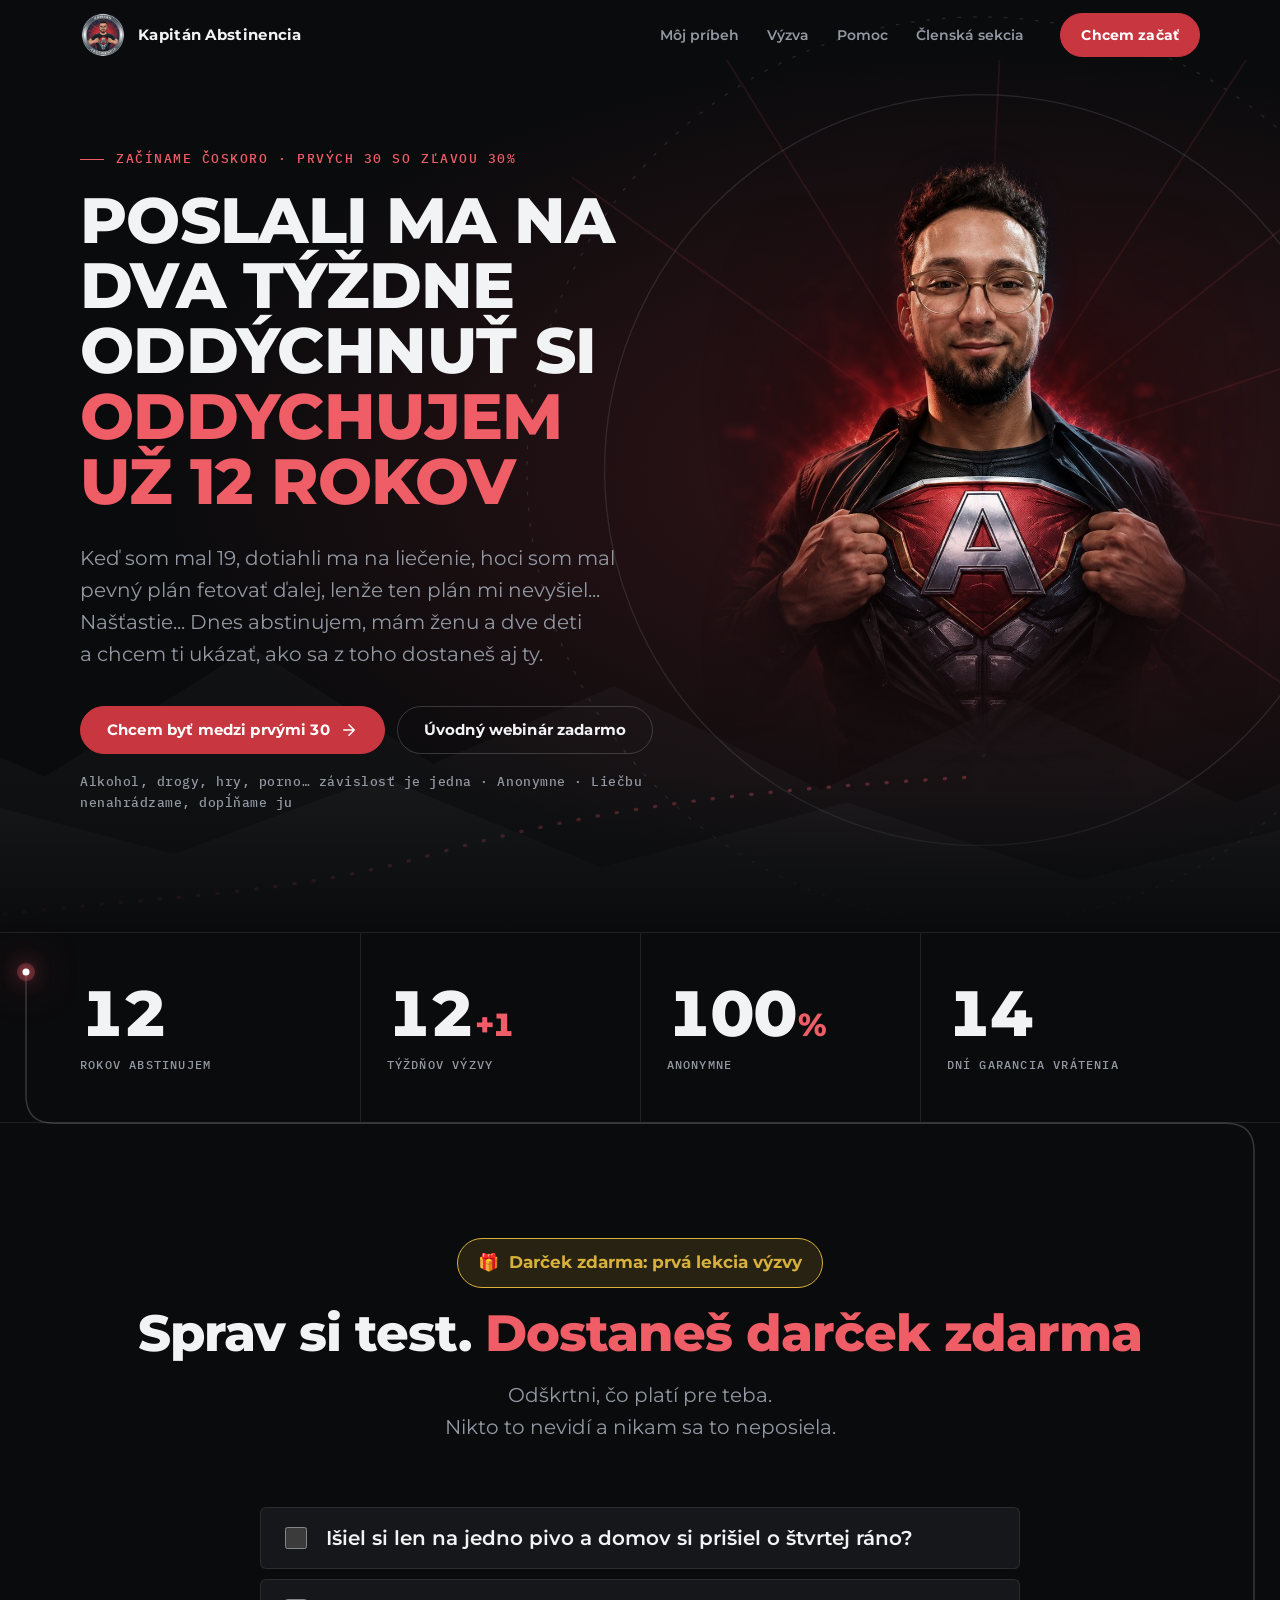
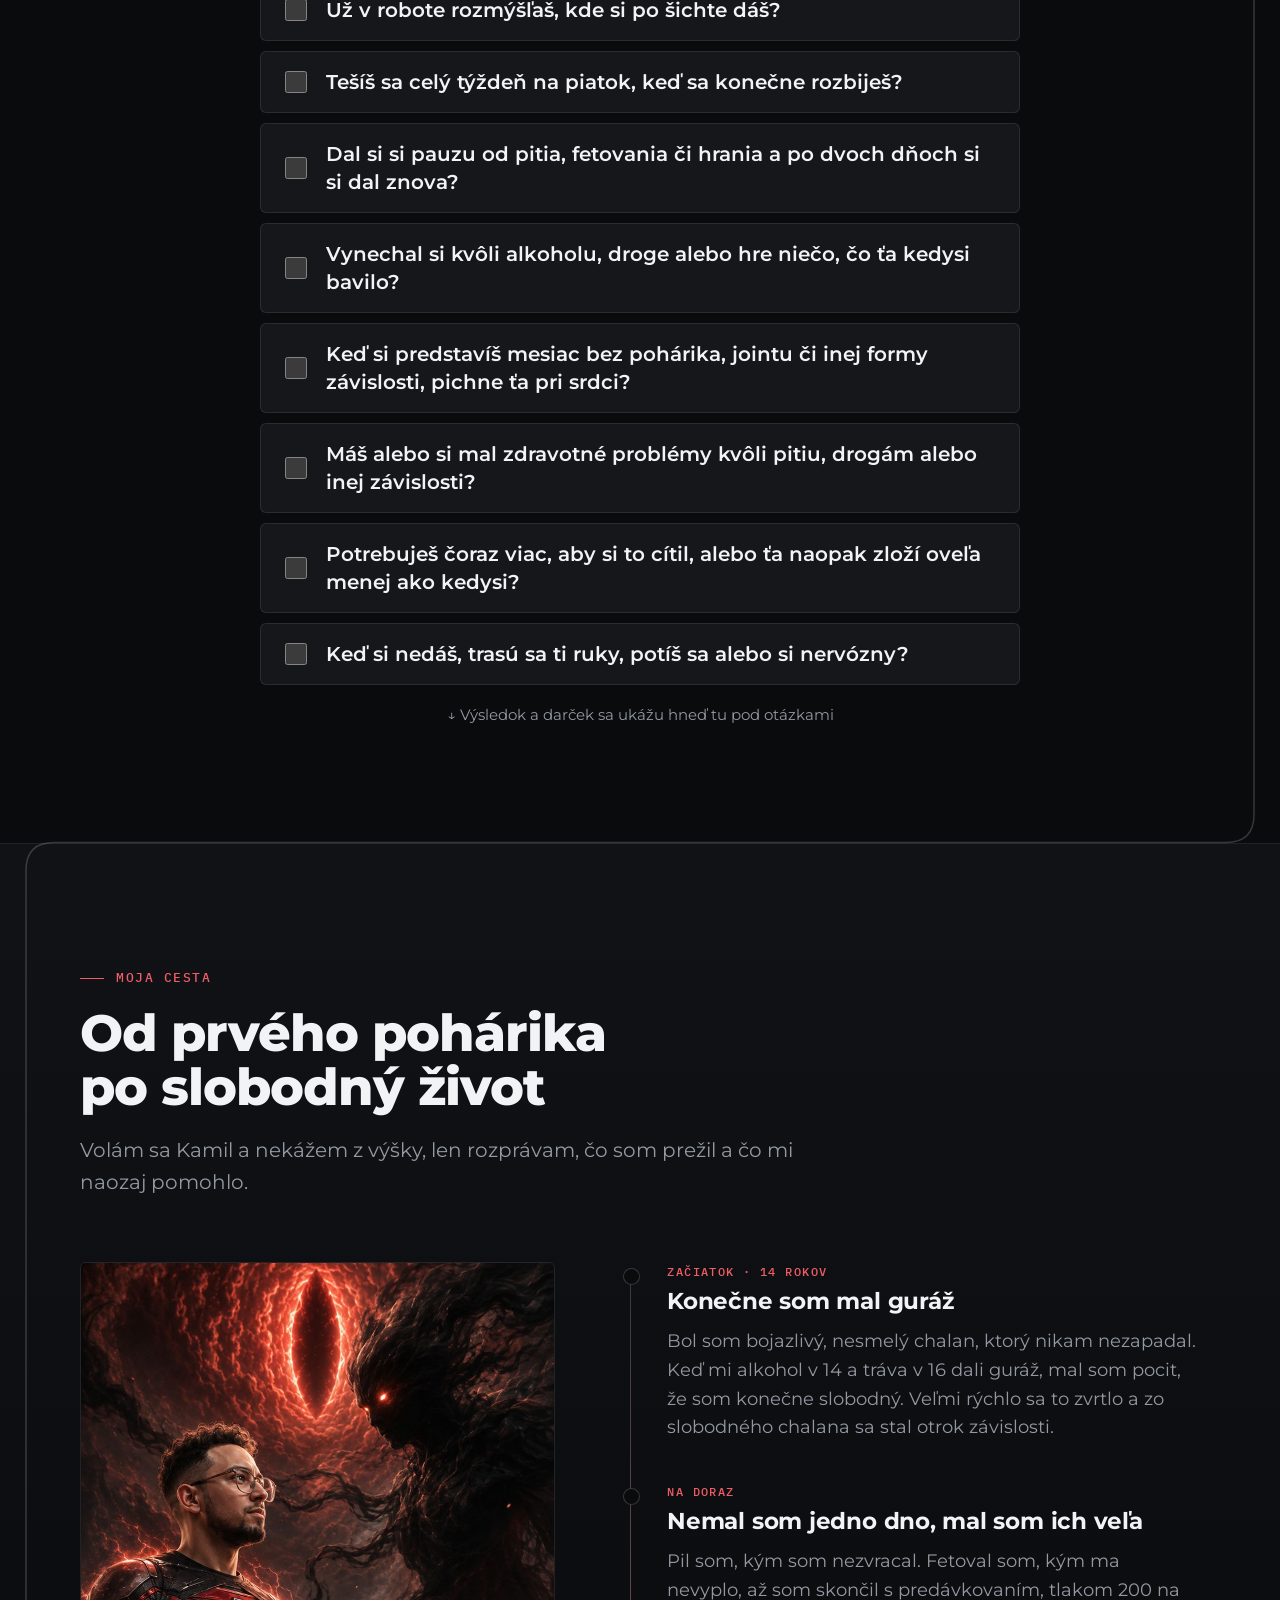
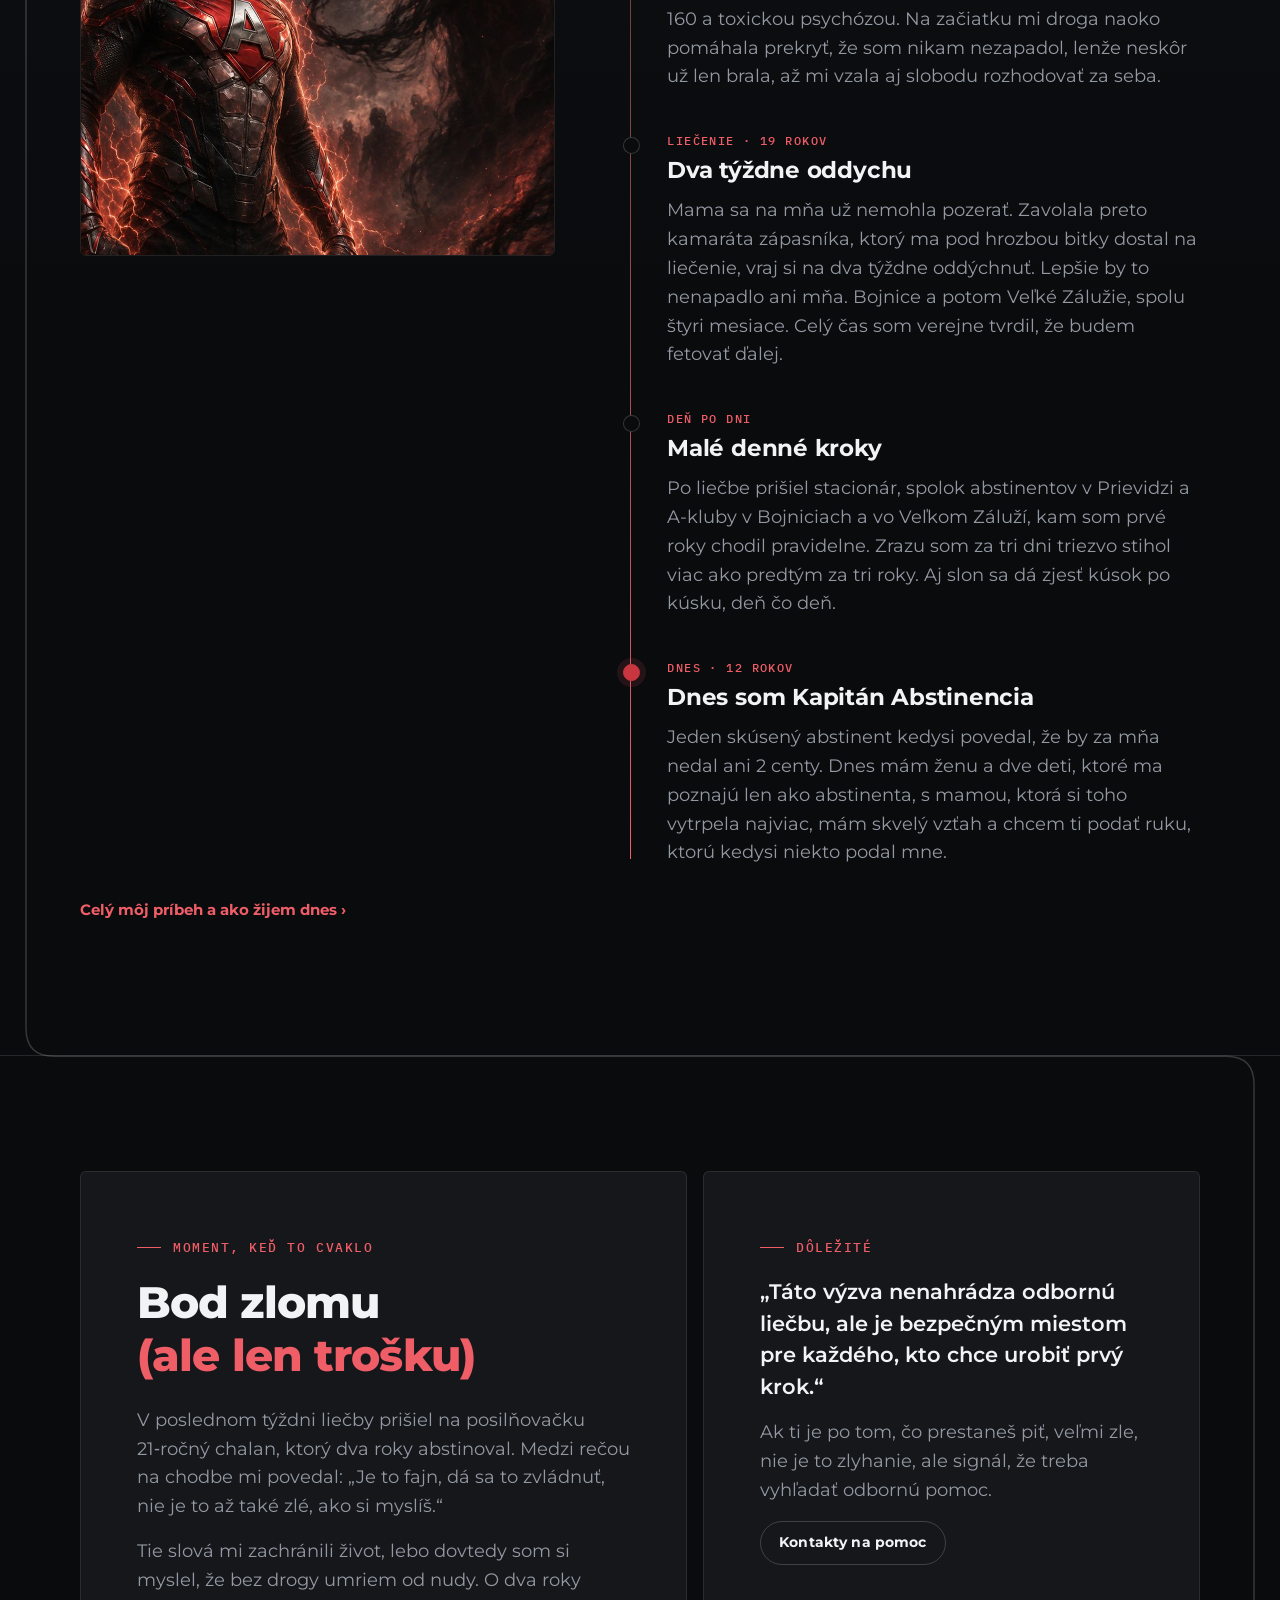
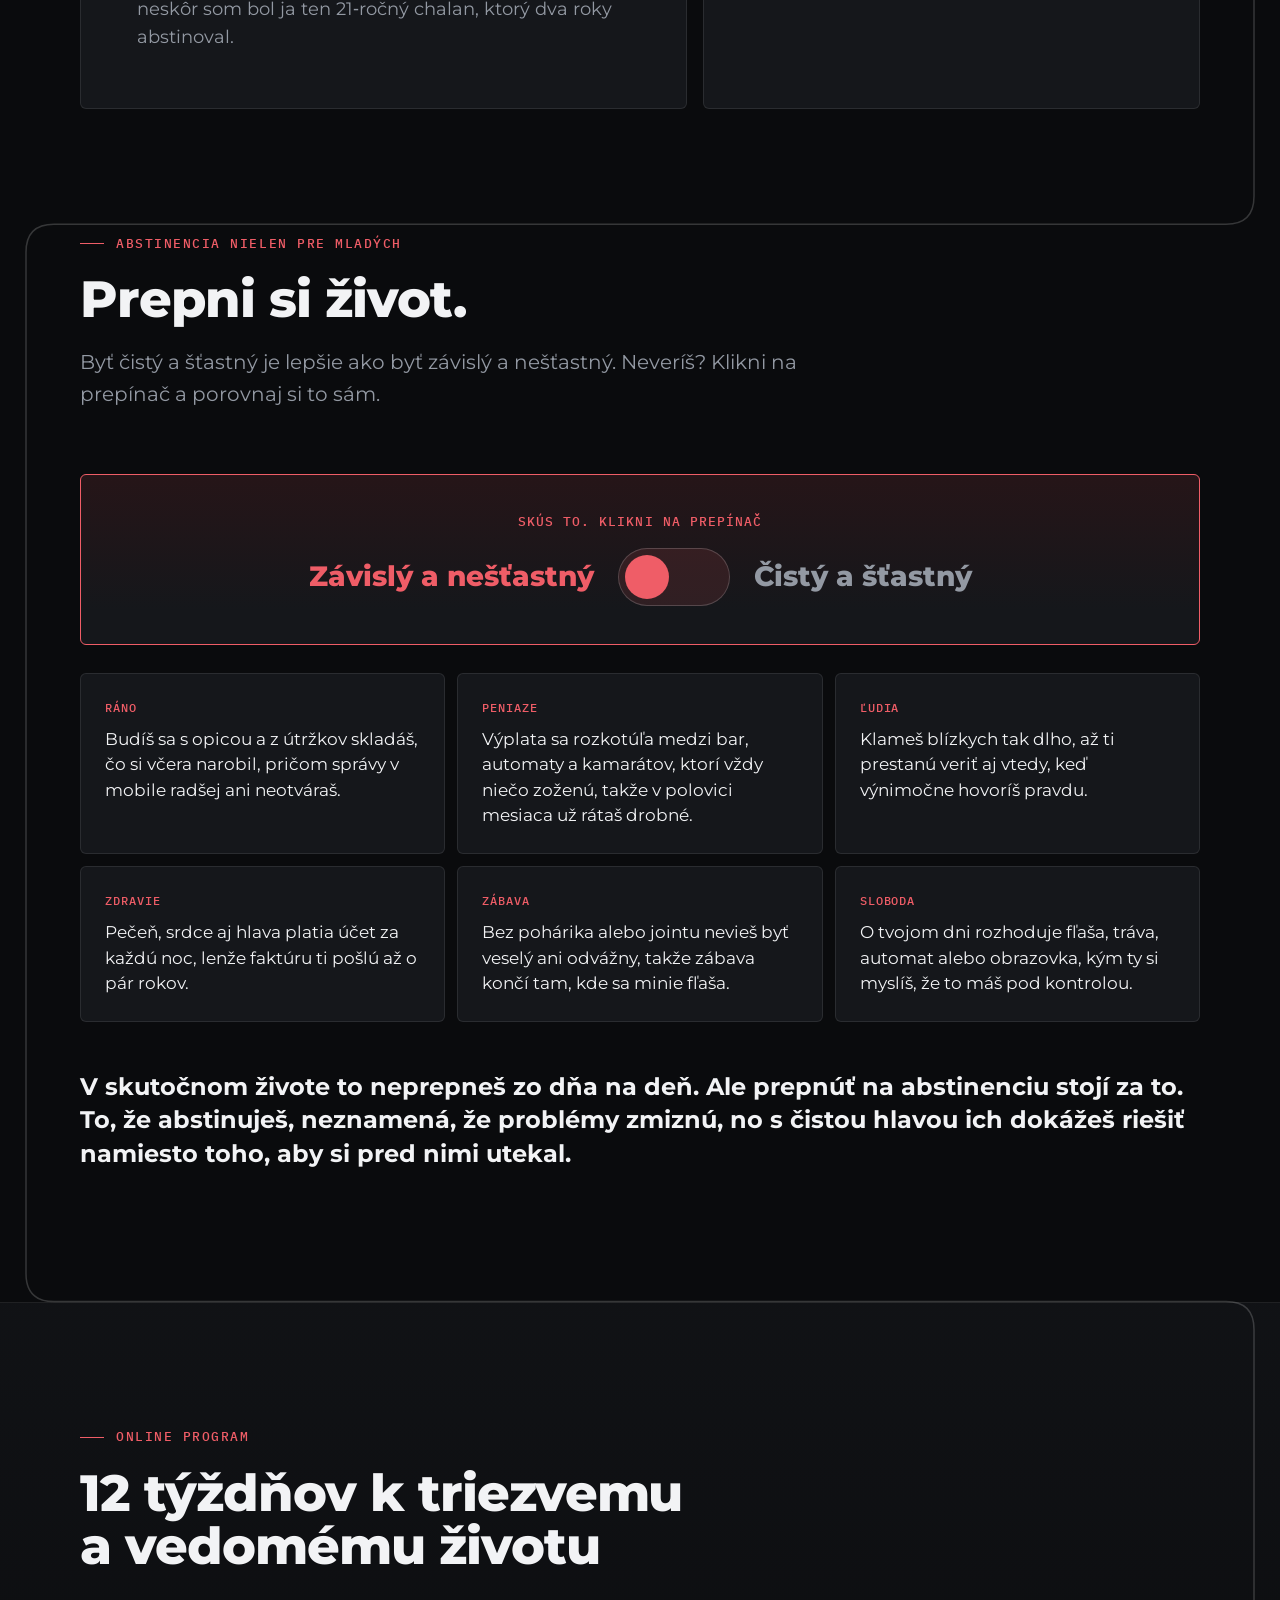
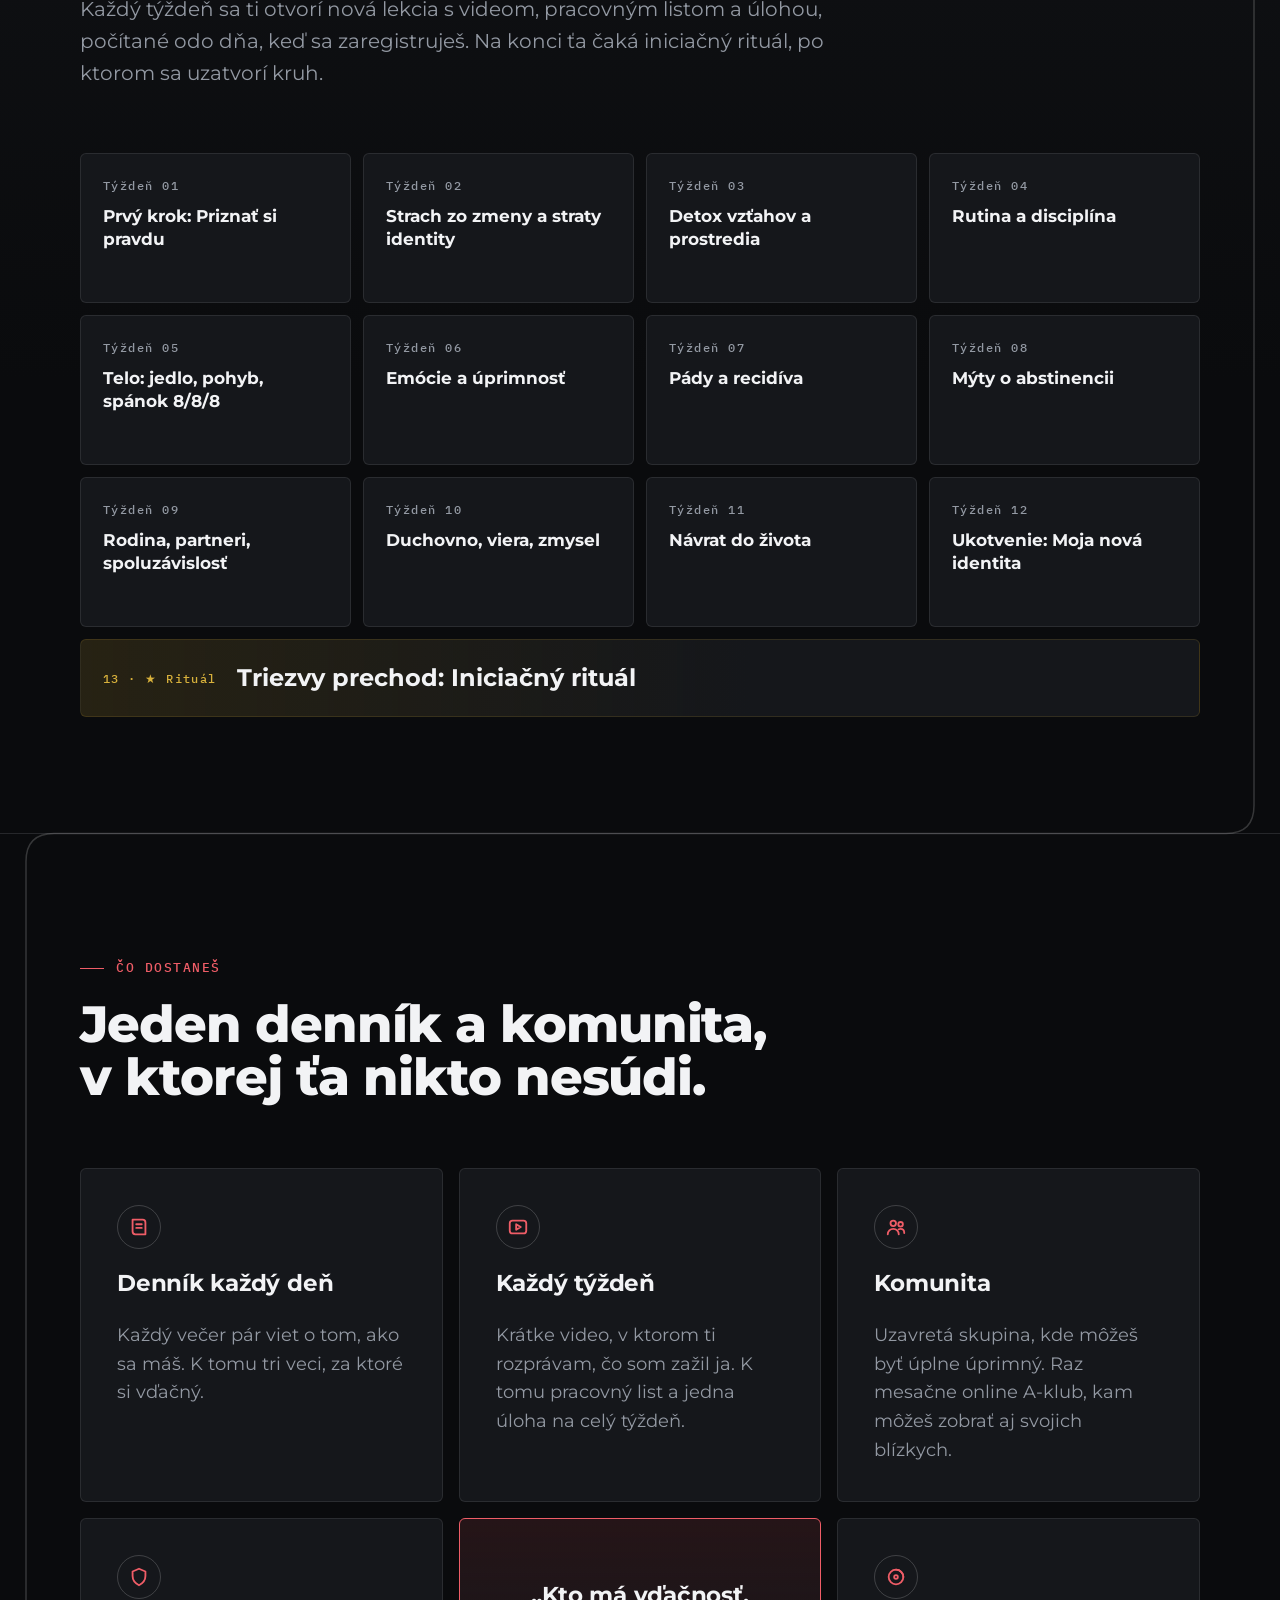
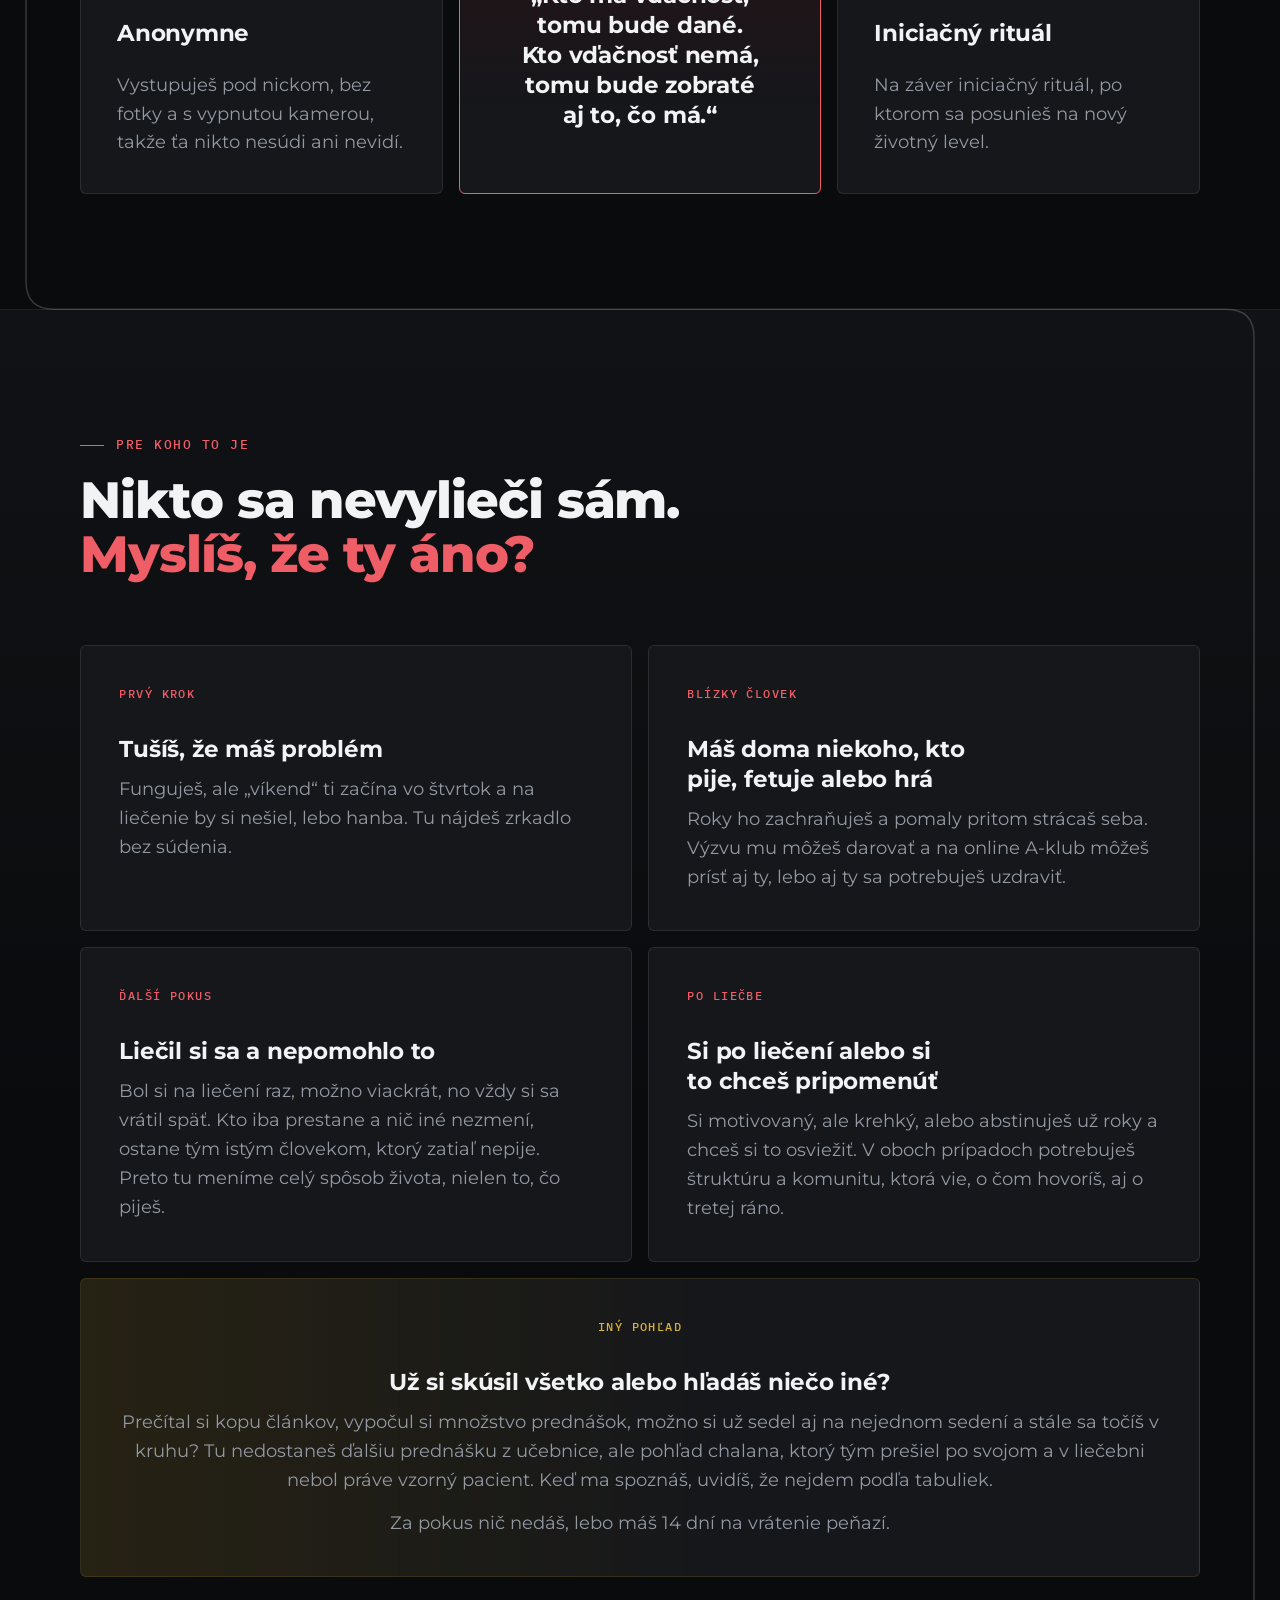
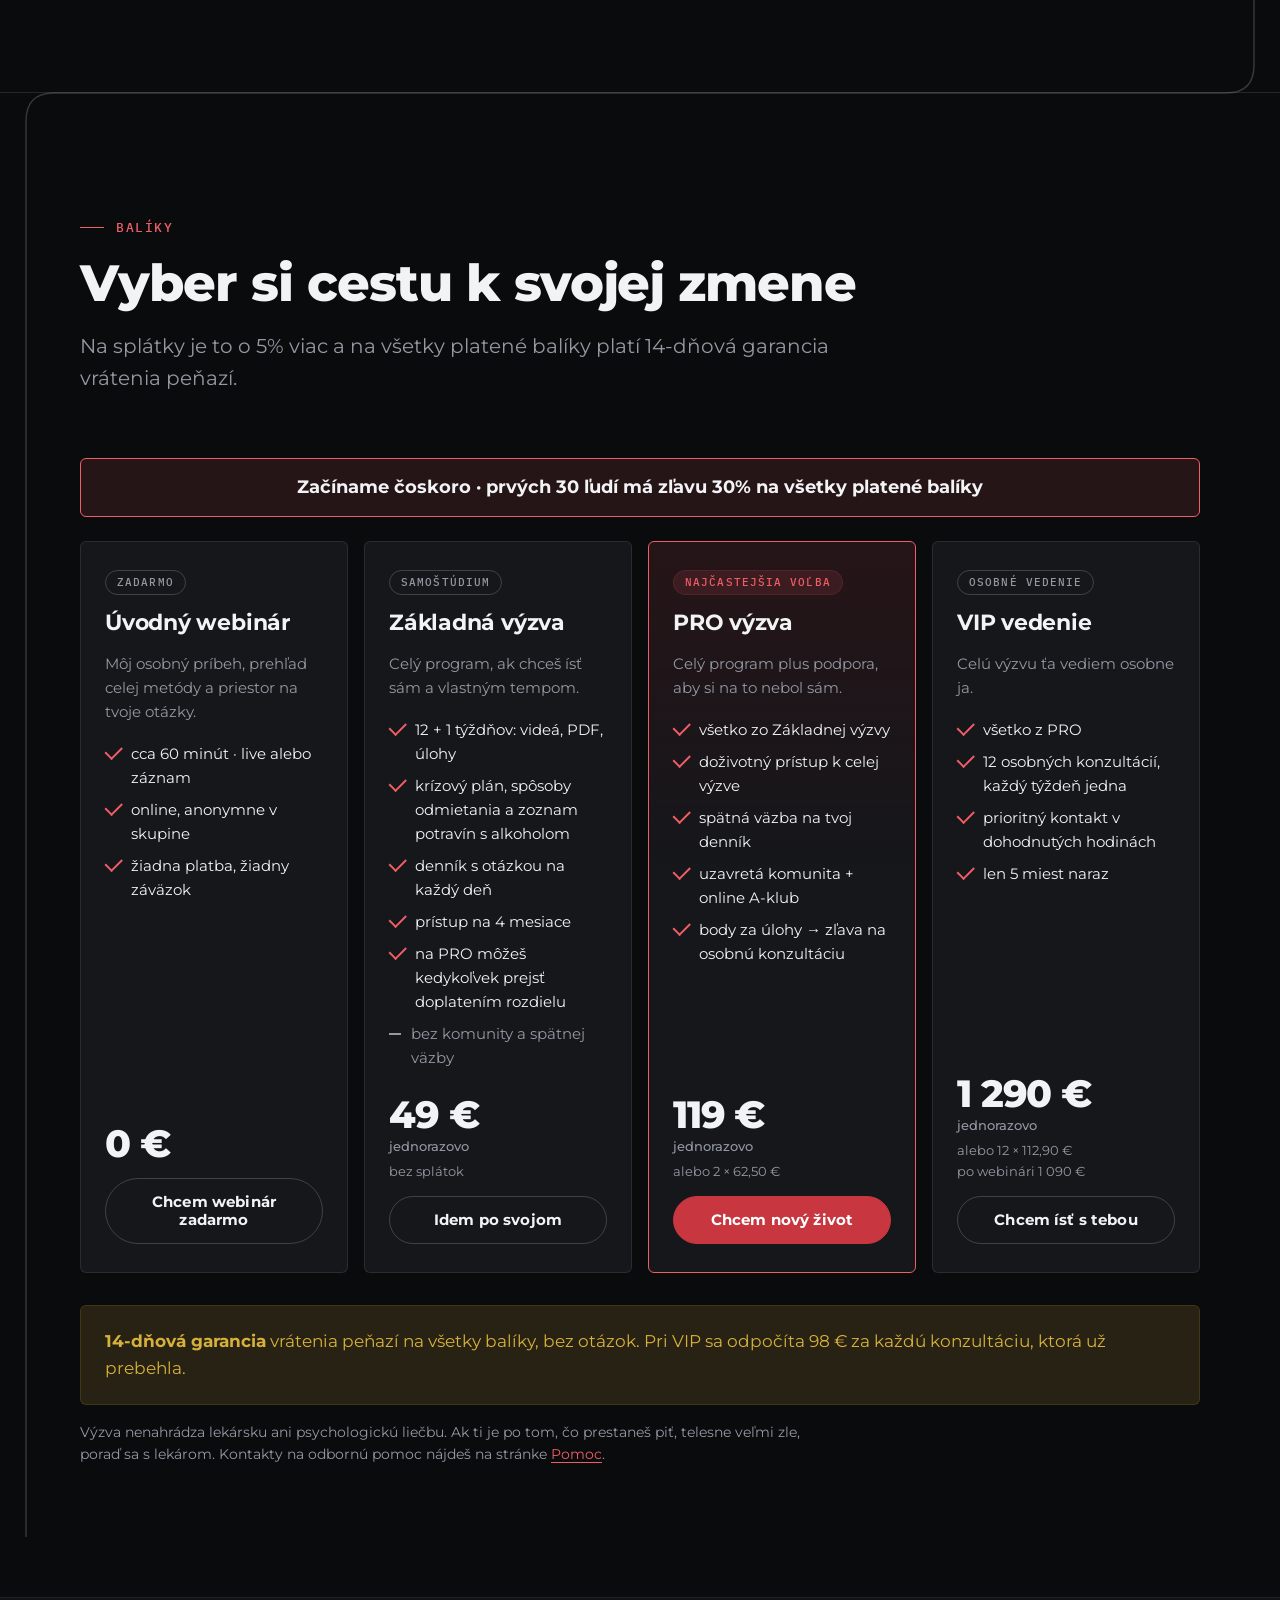
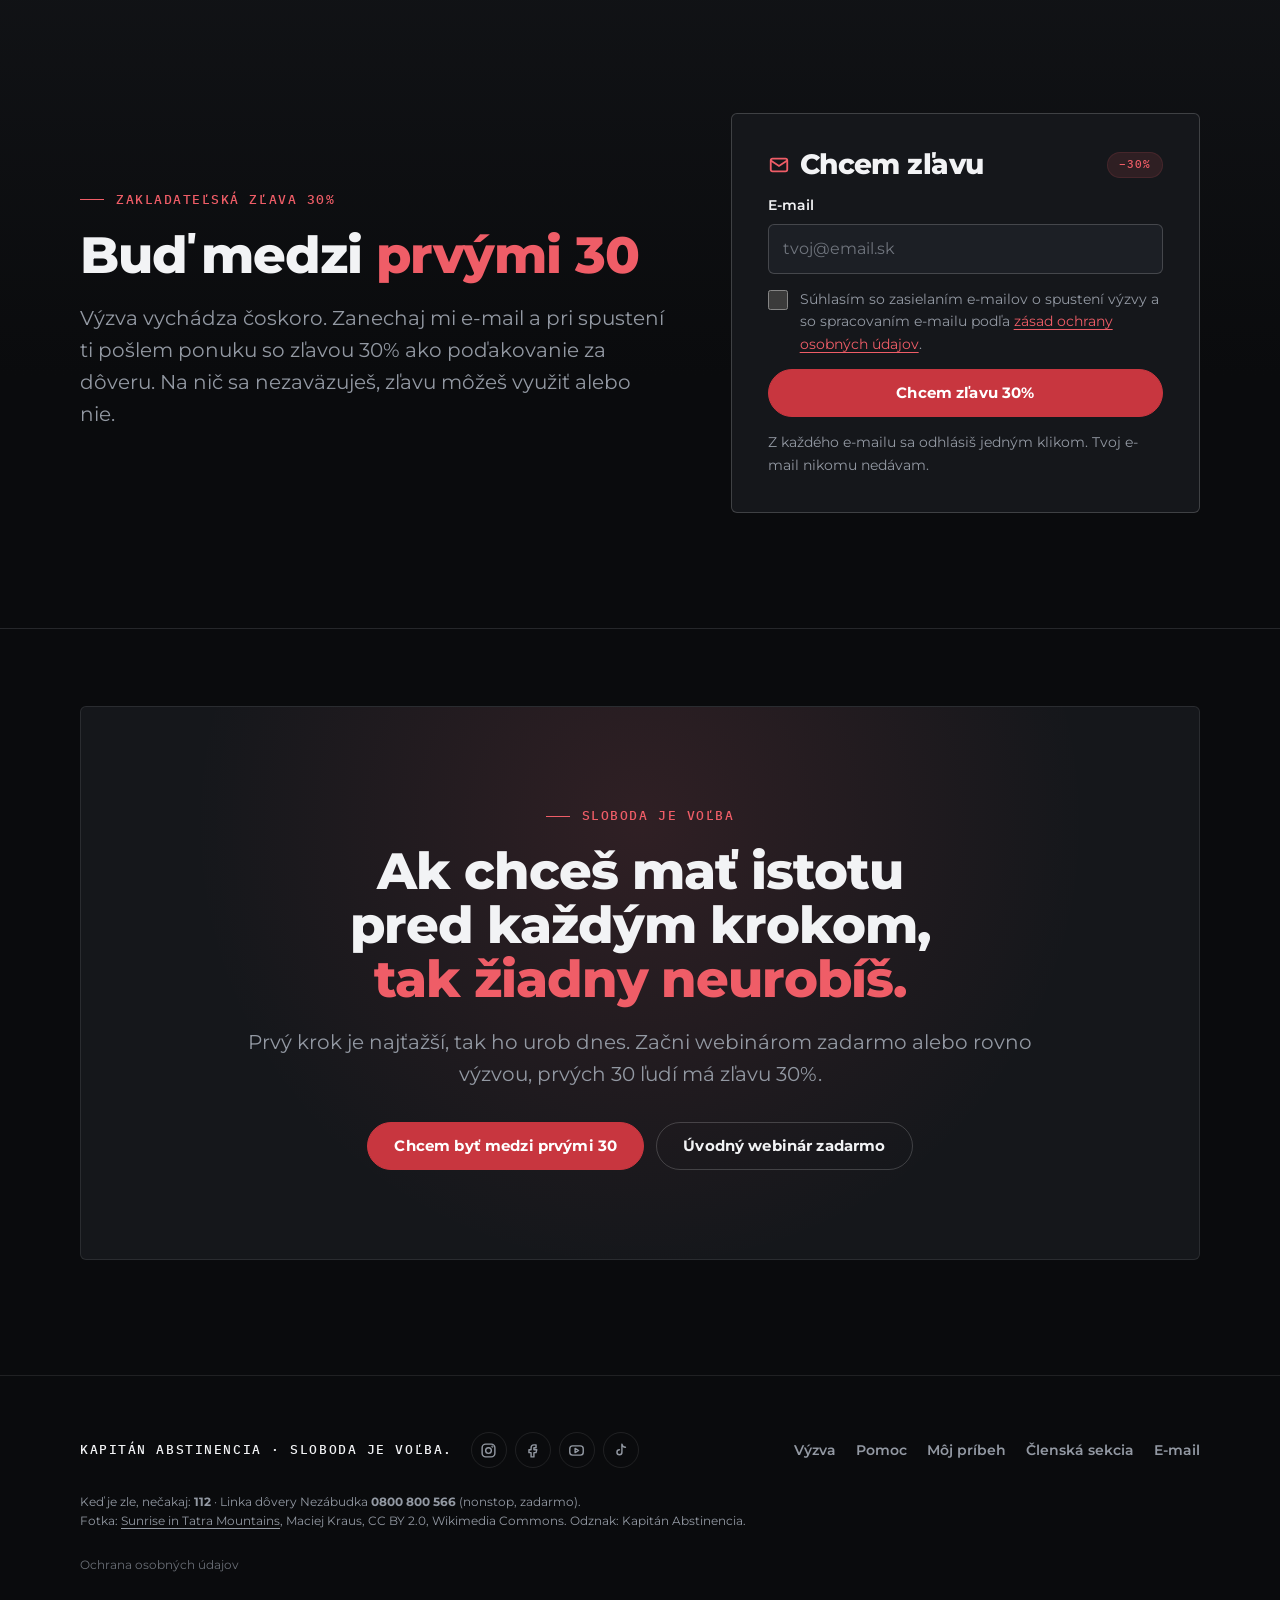
<file: index.html>
<!doctype html>
<html lang="sk">
<head>
<meta charset="utf-8">
<meta name="viewport" content="width=device-width, initial-scale=1">
<title>Ako prestať piť a fetovať | Kapitán Abstinencia</title>
<meta name="description" content="Online výzva k abstinencii od človeka, ktorý 12 rokov abstinuje. Alkohol, drogy, hry či porno: 12 týždňov, denník a komunita. Anonymne, liečbu nenahrádza.">
<link rel="canonical" href="https://kapitanabstinencia.sk/">
<meta property="og:type" content="website">
<meta property="og:locale" content="sk_SK">
<meta property="og:site_name" content="Kapitán Abstinencia">
<meta property="og:title" content="Ako prestať piť a fetovať | Kapitán Abstinencia">
<meta property="og:description" content="Online výzva k abstinencii od človeka, ktorý 12 rokov abstinuje. Alkohol, drogy, hry či porno: 12 týždňov, denník a komunita. Anonymne, liečbu nenahrádza.">
<meta property="og:url" content="https://kapitanabstinencia.sk/">
<meta property="og:image" content="https://kapitanabstinencia.sk/obrazky/kapitan-odznak.webp">
<meta name="twitter:card" content="summary">
<script type="application/ld+json">{"@context":"https://schema.org","@graph":[{"@type":"WebSite","@id":"https://kapitanabstinencia.sk/#web","url":"https://kapitanabstinencia.sk/","name":"Kapitán Abstinencia","inLanguage":"sk","publisher":{"@id":"https://kapitanabstinencia.sk/#kamil"}},{"@type":"Person","@id":"https://kapitanabstinencia.sk/#kamil","name":"Kamil Sapár","alternateName":"Kapitán Abstinencia","url":"https://kapitanabstinencia.sk/vizitka.html","image":"https://kapitanabstinencia.sk/obrazky/kapitan-odznak.webp","description":"Abstinuje 12 rokov a pomáha ľuďom so závislosťou od alkoholu, drog a ďalších látok aj nelátkových závislostí.","sameAs":["https://www.instagram.com/kapitan_abstinencia/","https://www.facebook.com/profile.php?id=61595688814332","https://www.youtube.com/@kapitan_abstinencia","https://www.tiktok.com/@kapitan_abstinencia"]},{"@type":"Course","name":"12-týždňová online výzva k abstinencii","description":"Online výzva k abstinencii od človeka, ktorý 12 rokov abstinuje. Alkohol, drogy, hry či porno: 12 týždňov, denník a komunita. Anonymne, liečbu nenahrádza.","inLanguage":"sk","provider":{"@id":"https://kapitanabstinencia.sk/#kamil"},"url":"https://kapitanabstinencia.sk/"}]}</script>
<link rel="icon" href="favicon.ico" sizes="48x48">
<link rel="icon" type="image/png" sizes="96x96" href="obrazky/ikonka-96.png">
<link rel="icon" type="image/png" sizes="192x192" href="obrazky/ikonka-192.png">
<link rel="apple-touch-icon" href="obrazky/apple-touch-icon.png">
<meta name="theme-color" content="#0A0B0D">
<script>document.documentElement.classList.add('js')</script>
<link rel="stylesheet" href="assets/kapitan.css?v=49">
</head>
<body>

<header class="topbar overlay">
  <div class="wrap">
    <a class="brand" href="./"><span class="brand-mark" aria-hidden="true"><img src="obrazky/kapitan-odznak.webp" alt=""></span>Kapitán Abstinencia</a>
    <nav class="nav" id="nav" aria-label="Hlavné menu">
      <a href="vizitka.html">Môj príbeh</a>
      <a href="#vyzva">Výzva</a>
      <a href="pomoc.html">Pomoc</a>
      <a href="clenska.html">Členská sekcia</a>
      <a class="nav-cta" href="./#baliky">Chcem začať</a>
    </nav>
    <a class="btn btn-primary cta-top" href="#baliky">Chcem začať</a>
    <button class="btn small menu-toggle" aria-expanded="false" aria-controls="nav">Menu</button>
  </div>
</header>

<main>
<!-- ÚVOD -->
<section class="hero sales-hero hero-kapitan">
  <svg class="hero-bg" viewBox="0 0 1440 720" preserveAspectRatio="xMidYMid slice" aria-hidden="true">
    <defs>
      <radialGradient id="glow" cx="76%" cy="44%" r="45%">
        <stop class="glow-a" offset="0" stop-opacity=".22"/>
        <stop class="glow-a" offset="1" stop-opacity="0"/>
      </radialGradient>
    </defs>
    <rect width="1440" height="720" fill="url(#glow)"/>
    <g class="rays" stroke-opacity=".10" stroke-width="1.5" stroke-linecap="round">
      <line x1="1095" y1="316" x2="1440" y2="40"/><line x1="1095" y1="316" x2="1440" y2="200"/>
      <line x1="1095" y1="316" x2="1440" y2="380"/><line x1="1095" y1="316" x2="1440" y2="560"/>
      <line x1="1095" y1="316" x2="1300" y2="0"/><line x1="1095" y1="316" x2="1110" y2="0"/>
      <line x1="1095" y1="316" x2="900" y2="0"/><line x1="1095" y1="316" x2="780" y2="90"/>
    </g>
    <g class="rings" fill="none" stroke-opacity=".18">
      <circle cx="1095" cy="316" r="290" stroke-width="1"/>
      <circle cx="1095" cy="316" r="350" stroke-width="1" stroke-dasharray="2 10" stroke-linecap="round"/>
    </g>
    <path class="ridge" d="M0 640 L170 560 L260 600 L420 500 L560 590 L700 530 L860 610 L1010 540 L1180 620 L1320 560 L1440 600 L1440 720 L0 720 Z" fill-opacity=".025"/>
    <path class="ridge" d="M0 680 L210 620 L360 660 L520 600 L690 670 L880 620 L1060 680 L1260 630 L1440 670 L1440 720 L0 720 Z" fill-opacity=".035"/>
    <path class="path" d="M140 720 C 300 690, 420 700, 560 660 S 820 610, 980 600" fill="none" stroke-opacity=".35" stroke-width="2.5" stroke-linecap="round" stroke-dasharray="1 14"/>
  </svg>
  <div class="cursor-glow" aria-hidden="true"></div>

  <div class="wrap">
    <div>
      <p class="eyebrow reveal">Začíname čoskoro · prvých 30 so zľavou 30%</p>
      <h1 class="reveal" style="--i:1">Poslali ma na dva týždne oddýchnuť si <em style="display:block">Oddychujem už 12 rokov</em></h1>
      <p class="lead reveal" style="--i:2">Keď som mal 19, dotiahli ma na liečenie, hoci som mal pevný plán fetovať ďalej, lenže ten plán mi nevyšiel... Našťastie... Dnes abstinujem, mám ženu a dve deti<br>a chcem ti ukázať, ako sa z toho dostaneš aj ty.</p>
      <div class="hero-cta reveal" style="--i:3">
        <a class="btn btn-primary" href="#zlava">Chcem byť medzi prvými 30
          <svg viewBox="0 0 24 24" fill="none" stroke="currentColor" stroke-width="2" stroke-linecap="round" stroke-linejoin="round" aria-hidden="true"><path d="M5 12h14M12 5l7 7-7 7"/></svg>
        </a>
        <button class="btn" type="button" data-buy="webinar">Úvodný webinár zadarmo</button>
      </div>
      <p class="hero-note mono muted reveal" style="--i:4">Alkohol, drogy, hry, porno… závislosť je jedna · Anonymne · Liečbu nenahrádzame, dopĺňame ju</p>
    </div>
    <figure class="badge-portrait kapitan-fig photo reveal" style="--i:2">
      <svg class="k" viewBox="0 0 1122 1402" preserveAspectRatio="xMidYMin slice" role="img" aria-label="Ilustrácia: Kapitán Abstinencia odhaľuje na hrudi emblém A"><defs>
  <filter id="pero" x="-10%" y="-10%" width="120%" height="120%"><feGaussianBlur stdDeviation="20"/></filter>
  <linearGradient id="dolu" x1="0" y1="0" x2="0" y2="1"><stop offset=".5" stop-color="#fff"/><stop offset=".7" stop-color="#999"/><stop offset=".85" stop-color="#333"/><stop offset=".97" stop-color="#000"/></linearGradient>
  <mask id="postava" maskUnits="userSpaceOnUse" x="0" y="0" width="1122" height="1402"><polygon points="540,78 610,88 665,125 700,190 705,270 712,350 705,410 680,470 668,540 700,560 790,610 920,680 1000,790 1060,900 1122,1000 1122,1225 1010,1185 890,1095 865,1140 865,1402 262,1402 262,1160 225,1070 150,1190 0,1225 0,1015 95,830 200,690 340,600 450,555 445,480 410,420 390,370 392,260 400,180 450,110" fill="url(#dolu)" filter="url(#pero)"/></mask>
    <filter id="cervena" color-interpolation-filters="sRGB"><feColorMatrix type="matrix" values=".55 .55 .35 0 0  .05 .06 .05 0 0  .07 .07 .07 0 0  0 0 0 1 0"/><feGaussianBlur stdDeviation="4"/></filter>
    <radialGradient id="ovalG" cx=".5" cy=".4" r=".5"><stop offset=".15" stop-color="#fff"/><stop offset=".55" stop-color="#777"/><stop offset="1" stop-color="#000"/></radialGradient><radialGradient id="ovalM" cx=".5" cy=".42" r=".36"><stop offset="0" stop-color="#fff"/><stop offset=".4" stop-color="#aaa"/><stop offset=".65" stop-color="#555"/><stop offset=".85" stop-color="#1a1a1a"/><stop offset="1" stop-color="#000"/></radialGradient>
    <mask id="oval" maskUnits="userSpaceOnUse" x="0" y="0" width="1122" height="1402"><rect width="1122" height="1402" fill="url(#ovalG)"/></mask><mask id="ovalMob" maskUnits="userSpaceOnUse" x="0" y="0" width="1122" height="1402"><rect width="1122" height="1402" fill="url(#ovalM)"/></mask>
    <linearGradient id="horG" x1="0" y1="0" x2="0" y2="1"><stop offset="0" stop-color="#000"/><stop offset=".1" stop-color="#000"/><stop offset=".22" stop-color="#555"/><stop offset=".42" stop-color="#fff"/></linearGradient><mask id="hore" maskUnits="userSpaceOnUse" x="0" y="0" width="1122" height="1402"><rect width="1122" height="1402" fill="url(#horG)"/></mask><linearGradient id="bokG"><stop offset="0" stop-color="#000"/><stop offset=".1" stop-color="#333"/><stop offset=".3" stop-color="#fff"/><stop offset=".7" stop-color="#fff"/><stop offset=".9" stop-color="#333"/><stop offset="1" stop-color="#000"/></linearGradient>
    <mask id="boky" maskUnits="userSpaceOnUse" x="0" y="0" width="1122" height="1402"><rect width="1122" height="1402" fill="url(#bokG)"/></mask></defs>
    <g style="mix-blend-mode:screen" mask="url(#hore)"><g class="dym-pc" mask="url(#oval)"><image href="obrazky/kapitan-a.jpg" width="1122" height="1402" filter="url(#cervena)"/></g><g class="dym-mob" mask="url(#ovalMob)"><image href="obrazky/kapitan-a.jpg" width="1122" height="1402" filter="url(#cervena)"/></g></g><g mask="url(#boky)"><image href="obrazky/kapitan-a.jpg" width="1122" height="1402" mask="url(#postava)"/></g></svg>
      <svg class="fallback" viewBox="0 0 400 400" role="img" aria-label="Iniciály KA">
        <circle cx="200" cy="200" r="196" fill="#C9CED1"/><circle cx="200" cy="200" r="168" fill="#1B2032"/>
        <text x="200" y="236" text-anchor="middle" font-family="Montserrat, sans-serif" font-weight="800" font-size="110" fill="#F6F4EF">KA</text>
      </svg>
    </figure>
  </div>
</section>

<!-- ČÍSLA -->
<section class="stat-strip" aria-label="V číslach">
  <div class="wrap">
    <div class="stat reveal"><div class="num" data-count="12">12</div><div class="lbl">rokov abstinujem</div></div>
    <div class="stat reveal" style="--i:1"><div class="num" data-count="12" data-suffix="+1">12<small>+1</small></div><div class="lbl">týždňov výzvy</div></div>
    <div class="stat reveal" style="--i:2"><div class="num" data-count="100" data-suffix="%">100<small>%</small></div><div class="lbl">anonymne</div></div>
    <div class="stat reveal" style="--i:3"><div class="num" data-count="14">14</div><div class="lbl">dní garancia vrátenia</div></div>
  </div>
</section>

<!-- ZRKADLO -->
<section id="poznas">
  <div class="wrap test">
    <div class="section-head center wide">
      <p class="darcek-pruh reveal" id="test"><span aria-hidden="true">🎁</span> Darček zdarma: prvá lekcia výzvy</p>
      <h2 class="reveal" style="--i:1">Sprav si test. <em>Dostaneš darček zdarma</em></h2>
      <p class="lead reveal" style="--i:2">Odškrtni, čo platí pre teba.<br>Nikto to nevidí a nikam sa to neposiela.</p>
    </div>
    <div class="test-list reveal">
      <label class="test-row"><input type="checkbox"><span>Išiel si len na jedno pivo a domov si prišiel o štvrtej ráno?</span></label>
      <label class="test-row"><input type="checkbox"><span>Už v robote rozmýšľaš, kde si po šichte dáš?</span></label>
      <label class="test-row"><input type="checkbox"><span>Tešíš sa celý týždeň na piatok, keď sa konečne rozbiješ?</span></label>
      <label class="test-row"><input type="checkbox"><span>Dal si si pauzu od pitia, fetovania či hrania a po dvoch dňoch si si dal znova?</span></label>
      <label class="test-row"><input type="checkbox"><span>Vynechal si kvôli alkoholu, droge alebo hre niečo, čo ťa kedysi bavilo?</span></label>
      <label class="test-row"><input type="checkbox"><span>Keď si predstavíš mesiac bez pohárika, jointu či inej formy závislosti, pichne ťa pri srdci?</span></label>
      <label class="test-row"><input type="checkbox"><span>Máš alebo si mal zdravotné problémy kvôli pitiu, drogám alebo inej závislosti?</span></label>
      <label class="test-row"><input type="checkbox"><span>Potrebuješ čoraz viac, aby si to cítil, alebo ťa naopak zloží oveľa menej ako kedysi?</span></label>
      <label class="test-row"><input type="checkbox"><span>Keď si nedáš, trasú sa ti ruky, potíš sa alebo si nervózny?</span></label>
    </div>
    <p class="test-sipka" id="testSipka" style="text-align:center;margin:18px 0 0;color:var(--muted);font-size:15px">↓ Výsledok a darček sa ukážu hneď tu pod otázkami</p>
    <div class="test-result" id="testResult" aria-live="polite"></div>
  </div>
  <script>
  (function () {
    var box = document.querySelector('.test-list'), out = document.getElementById('testResult');
    var R = [
      ['Ešte to máš pod kontrolou. Alebo si to aspoň myslíš.', 'Aj ja som si hovoril, že si dám, len keď chcem. Problém bol, že som chcel vždy. Najľahšie sa zastavuje teraz, kým to ešte ide.'],
      ['Toto už nie je len občas.', 'Si presne tam, kde som bol ja, keď som tvrdil, že to mám pod kontrolou. Dobrá správa je, že sa z toho dá vyjsť a nemusíš čakať, kým padneš na dno.'],
      ['Je čas niečo s tým robiť.', 'Takto som to mal ja tesne pred liečením a viem, aké je to ťažké. Nie si v tom sám. Ak ti je telesne zle, keď nepiješ, poraď sa najprv s lekárom, kontakty nájdeš na stránke <a href="pomoc.html">Pomoc</a>.']
    ];
    var gift = document.createElement('div');
    gift.className = 'gift';
    gift.innerHTML = '<svg viewBox="0 0 24 24" aria-hidden="true"><rect x="3" y="8" width="18" height="13" rx="2"/><path d="M12 8v13M3 12h18M12 8c-2-4-6-4-6-1.5S9 8 12 8c3 0 6-.5 6-1.5S14 4 12 8z"/></svg>' +
      '<div><b>Darček pre teba</b><span>Pošlem ti zadarmo prvú lekciu výzvy „Prvý krok: Priznať si pravdu“. Výsledok testu sa nikam neposiela.</span></div>' +
      '<form class="gift-form" id="darcekForm" method="POST" action="https://d8bc249c.sibforms.com/serve/[base64]">' +
      '<input type="email" name="EMAIL" placeholder="tvoj@email.sk" aria-label="Tvoj e-mail" autocomplete="email" required>' +
      '<button class="btn btn-primary" type="submit">Pošli mi lekciu</button>' +
      '<label class="check gift-check"><input type="checkbox" required><span>Súhlasím so zaslaním lekcie a so spracovaním e-mailu podľa <a href="ochrana-udajov.html">zásad ochrany osobných údajov</a>.</span></label>' +
      '<input type="text" name="email_address_check" value="" tabindex="-1" autocomplete="off" aria-hidden="true" style="position:absolute;left:-9999px">' +
      '<input type="hidden" name="locale" value="en"><input type="hidden" name="html_type" value="simple">' +
      '<p class="gift-pozn">Pokojne použi e-mail, ktorý nikto nepozná.</p></form>';
    gift.querySelector('form').addEventListener('submit', function (e) {
      e.preventDefault();
      var f = e.target, btn = f.querySelector('button[type=submit]'); btn.disabled = true; btn.textContent = 'Odosielam…';
      fetch(f.action + '?isAjax=1', { method: 'POST', body: new FormData(f) })
        .then(function (r) { return r.json(); })
        .then(function (d) {
          if (!d || !d.success) throw 0;
          f.outerHTML = '<p class="gift-hotovo"><b>Hotovo, lekcia je na ceste.</b> Príde ti do pár minút. Ak ju nevidíš, pozri aj do priečinka Spam alebo Promo akcie.</p>';
        })
        .catch(function () { HTMLFormElement.prototype.submit.call(f); });
    });
    function upd() {
      var n = box.querySelectorAll('input:checked').length;
      if (!n) { box.querySelectorAll('.test-row').forEach(function (l) { l.classList.remove('on'); }); out.innerHTML = ''; out.classList.remove('on'); return; }
      var r = R[n <= 3 ? 0 : n <= 6 ? 1 : 2];
      var cb = box.querySelectorAll('input'), telo = cb[6].checked || cb[8].checked;
      box.querySelectorAll('.test-row').forEach(function (l) { l.classList.toggle('on', l.querySelector('input').checked); });
      out.innerHTML = '<p class="test-score">' + n + ' z 9</p><h3>' + r[0] + '</h3><p>' + r[1] + (telo && n <= 6 ? ' Pri telesných ťažkostiach sa poraď najprv s lekárom, kontakty nájdeš na stránke <a href="pomoc.html">Pomoc</a>.' : '') + '</p>' +
        '';
      out.appendChild(gift);
      out.insertAdjacentHTML('beforeend', '<p class="test-note">Toto nie je diagnóza, len zrkadlo.</p>');
      out.classList.add('on');
    }
    box.addEventListener('change', upd); upd();
  })();
  </script>
</section>

<!-- MOJA CESTA -->
<section id="cesta" class="tinted">
  <div class="wrap">
    <div class="section-head">
      <p class="eyebrow reveal">Moja cesta</p>
      <h2 class="reveal" style="--i:1">Od prvého pohárika po slobodný život</h2>
      <p class="lead reveal" style="--i:2">Volám sa Kamil a nekážem z výšky, len rozprávam, čo som prežil a čo mi naozaj pomohlo.</p>
    </div>
    <div class="journey">
      <figure class="journey-photo photo zoom reveal" style="margin:0">
        <img src="obrazky/kapitan-tvarou.jpg" alt="Ilustrácia: Kapitán Abstinencia stojí tvárou v tvár tmavému monštru závislosti" loading="lazy" style="object-position:50% 31%" onerror="this.parentNode.classList.add('failed')">
        <svg class="fallback" viewBox="0 0 400 500" preserveAspectRatio="xMidYMid slice" aria-hidden="true"><rect width="400" height="500" fill="#1B2032"/><circle cx="200" cy="320" r="60" fill="#D8B13C"/><path d="M0 360 L120 260 L220 330 L400 240 L400 500 L0 500 Z" fill="#2B3247"/></svg>
      </figure>
      <div class="m-collapse"><ol class="timeline-v">
        <li class="reveal"><div class="when">Začiatok · 14 rokov</div><h3>Konečne som mal guráž</h3><p>Bol som bojazlivý, nesmelý chalan, ktorý nikam nezapadal. Keď mi alkohol v 14 a tráva v 16 dali guráž, mal som pocit, že som konečne slobodný. Veľmi rýchlo sa to zvrtlo a zo slobodného chalana sa stal otrok závislosti.</p></li>
        <li class="reveal" style="--i:1"><div class="when">Na doraz</div><h3>Nemal som jedno dno, mal som ich veľa</h3><p>Pil som, kým som nezvracal. Fetoval som, kým ma nevyplo, až som skončil s predávkovaním, tlakom 200 na 160 a toxickou psychózou. Na začiatku mi droga naoko pomáhala prekryť, že som nikam nezapadol, lenže neskôr už len brala, až mi vzala aj slobodu rozhodovať za seba.</p></li>
        <li class="reveal m-more" style="--i:2"><div class="when">Liečenie · 19 rokov</div><h3>Dva týždne oddychu</h3><p>Mama sa na mňa už nemohla pozerať. Zavolala preto kamaráta zápasníka, ktorý ma pod hrozbou bitky dostal na liečenie, vraj si na dva týždne oddýchnuť. Lepšie by to nenapadlo ani mňa. Bojnice a potom Veľké Zálužie, spolu štyri mesiace. Celý čas som verejne tvrdil, že budem fetovať ďalej.</p></li>
        <li class="reveal m-more" style="--i:3"><div class="when">Deň po dni</div><h3>Malé denné kroky</h3><p>Po liečbe prišiel stacionár, spolok abstinentov v Prievidzi a A-kluby v Bojniciach a vo Veľkom Záluží, kam som prvé roky chodil pravidelne. Zrazu som za tri dni triezvo stihol viac ako predtým za tri roky. Aj slon sa dá zjesť kúsok po kúsku, deň čo deň.</p></li>
        <li class="hl reveal m-more" style="--i:4"><div class="when">Dnes · 12 rokov</div><h3>Dnes som Kapitán Abstinencia</h3><p>Jeden skúsený abstinent kedysi povedal, že by za mňa nedal ani 2 centy. Dnes mám ženu a dve deti, ktoré ma poznajú len ako abstinenta, s mamou, ktorá si toho vytrpela najviac, mám skvelý vzťah a chcem ti podať ruku, ktorú kedysi niekto podal mne.</p></li>
      </ol><button class="btn small m-toggle" type="button" aria-expanded="false">Čítaj celý príbeh</button></div>
    </div>
    <p class="reveal" style="margin-top:28px"><a class="kraj-page" style="margin:0" href="vizitka.html">Celý môj príbeh a ako žijem dnes ›</a></p>
  </div>
</section>

<!-- BOD ZLOMU -->
<section>
  <div class="wrap">
    <div class="turning">
      <div class="card reveal m-collapse">
        <p class="eyebrow">Moment, keď to cvaklo</p>
        <p class="big-quote">Bod zlomu<br><span>(ale len trošku)</span></p>
        <p class="muted">V poslednom týždni liečby prišiel na posilňovačku 21‑ročný chalan, ktorý dva roky abstinoval. Medzi rečou na chodbe mi povedal: „Je to fajn, dá sa to zvládnuť, nie je to až také zlé, ako si myslíš.“</p>
        <p class="muted m-more" style="margin:0">Tie slová mi zachránili život, lebo dovtedy som si myslel, že bez drogy umriem od nudy. O dva roky neskôr som bol ja ten 21‑ročný chalan, ktorý dva roky abstinoval.</p>
        <button class="btn small m-toggle" type="button" aria-expanded="false">Čítaj ďalej</button>
      </div>
      <div class="card reveal" style="--i:1">
        <p class="eyebrow">Dôležité</p>
        <p style="font-size:clamp(18px,.5vw + 16px,21px);font-weight:600;line-height:1.5">„Táto výzva nenahrádza odbornú liečbu, ale je bezpečným miestom pre každého, kto chce urobiť prvý krok.“</p>
        <p class="muted">Ak ti je po tom, čo prestaneš piť, veľmi zle, nie je to zlyhanie, ale signál, že treba vyhľadať odbornú pomoc.</p>
        <a class="btn small" href="pomoc.html">Kontakty na pomoc</a>
      </div>
    </div>
  </div>
</section>

<!-- PREPNI SI ŽIVOT -->
<section id="prepni" style="padding-top:0">
  <div class="wrap">
    <div class="section-head wide">
      <p class="eyebrow reveal">Abstinencia nielen pre mladých</p>
      <h2 class="reveal" style="--i:1">Prepni si život.</h2>
      <p class="lead reveal" style="--i:2">Byť čistý a šťastný je lepšie ako byť závislý a nešťastný. Neveríš? Klikni na prepínač a porovnaj si to sám.</p>
    </div>
    <div class="flip-wrap" id="flipWrap">
      <div class="sw-panel reveal">
        <p class="sw-vyzva">Skús to. Klikni na prepínač</p>
        <div class="switch-wrap">
        <span class="sw-label l" data-sw="0">Závislý a nešťastný</span>
        <button class="sw" type="button" role="switch" aria-checked="false" aria-label="Prepnúť na čistý a šťastný život" id="flipSw"></button>
        <span class="sw-label r" data-sw="1">Čistý a šťastný</span>
      </div>
      </div>
      <div class="flip-grid">
        <div class="card flip reveal" style="--i:0"><span class="t">Ráno</span><p class="b">Budíš sa s opicou a z útržkov skladáš, čo si včera narobil, pričom správy v mobile radšej ani neotváraš.</p><p class="g">Budíš sa svieži, pamätáš si celý večer a jediné, čo ťa ráno bolí, je brucho od smiechu.</p></div>
        <div class="card flip reveal" style="--i:1"><span class="t">Peniaze</span><p class="b">Výplata sa rozkotúľa medzi bar, automaty a kamarátov, ktorí vždy niečo zoženú, takže v polovici mesiaca už rátaš drobné.</p><p class="g">Peniaze, ktoré si kedysi prepil alebo prehral, ti zostanú na dovolenku, auto alebo veci, ktoré ťa naozaj bavia.</p></div>
        <div class="card flip reveal" style="--i:2"><span class="t">Ľudia</span><p class="b">Klameš blízkych tak dlho, až ti prestanú veriť aj vtedy, keď výnimočne hovoríš pravdu.</p><p class="g">Blízki ti znovu veria a ty sa im môžeš pozrieť do očí bez toho, aby si musel niečo zakrývať.</p></div>
        <div class="card flip reveal" style="--i:0"><span class="t">Zdravie</span><p class="b">Pečeň, srdce aj hlava platia účet za každú noc, lenže faktúru ti pošlú až o pár rokov.</p><p class="g">Lepšie spíš, máš viac energie a telo sa ti po kúsku dáva dokopy, aj keď si mu roky dával zabrať.</p></div>
        <div class="card flip reveal" style="--i:1"><span class="t">Zábava</span><p class="b">Bez pohárika alebo jointu nevieš byť veselý ani odvážny, takže zábava končí tam, kde sa minie fľaša.</p><p class="g">Zabávaš sa naplno, tancuješ aj bez promile a odvaha, s ktorou sa prihovoríš, je konečne tvoja vlastná.</p></div>
        <div class="card flip reveal" style="--i:2"><span class="t">Sloboda</span><p class="b">O tvojom dni rozhoduje fľaša, tráva, automat alebo obrazovka, kým ty si myslíš, že to máš pod kontrolou.</p><p class="g">O tvojom dni rozhoduješ ty, takže čas, peniaze aj energiu dávaš tomu, na čom ti naozaj záleží.</p></div>
      </div>
    </div>
    <p class="punch reveal">V skutočnom živote to neprepneš zo dňa na deň. Ale prepnúť na abstinenciu stojí za to. To, že abstinuješ, neznamená, že problémy zmiznú, no s čistou hlavou ich dokážeš riešiť namiesto toho, aby si pred nimi utekal.</p>
  </div>
</section>

<!-- VÝZVA -->
<section id="vyzva" class="tinted">
  <div class="wrap">
    <div class="section-head">
      <p class="eyebrow reveal">Online program</p>
      <h2 class="reveal" style="--i:1">12 týždňov k triezvemu a vedomému životu</h2>
      <p class="lead reveal" style="--i:2">Každý týždeň sa ti otvorí nová lekcia s videom, pracovným listom a úlohou, počítané odo dňa, keď sa zaregistruješ. Na konci ťa čaká iniciačný rituál, po ktorom sa uzatvorí kruh.</p>
    </div>
    <div class="voyage" id="voyage"></div>
  </div>
</section>

<!-- ČO DOSTANEŠ -->
<section>
  <div class="wrap">
    <div class="section-head">
      <p class="eyebrow reveal">Čo dostaneš</p>
      <h2 class="reveal" style="--i:1">Jeden denník a komunita, v ktorej ťa nikto nesúdi.</h2>
    </div>
    <div class="bento-features">
      <article class="card f-a reveal">
        <div class="f-ico"><svg viewBox="0 0 24 24" aria-hidden="true"><path d="M5 4h11a3 3 0 0 1 3 3v13H8a3 3 0 0 1-3-3z"/><path d="M9 9h6M9 13h6"/></svg></div>
        <h3>Denník každý deň</h3>
        <p>Každý večer pár viet o tom, ako sa máš. K tomu tri veci, za ktoré si vďačný.</p>
      </article>
      <article class="card f-b reveal" style="--i:1">
        <div class="f-ico"><svg viewBox="0 0 24 24" aria-hidden="true"><rect x="3" y="5" width="18" height="14" rx="3"/><path d="m10 9 5 3-5 3z"/></svg></div>
        <h3>Každý týždeň</h3>
        <p>Krátke video, v ktorom ti rozprávam, čo som zažil ja. K tomu pracovný list a jedna úloha na celý týždeň.</p>
      </article>
      <article class="card f-c reveal">
        <div class="f-ico"><svg viewBox="0 0 24 24" aria-hidden="true"><circle cx="9" cy="8" r="3"/><circle cx="17" cy="9" r="2.5"/><path d="M3 20c0-3.3 2.7-6 6-6s6 2.7 6 6M15 14.5c.6-.3 1.3-.5 2-.5 2.5 0 4 1.8 4 4.5"/></svg></div>
        <h3>Komunita</h3>
        <p>Uzavretá skupina, kde môžeš byť úplne úprimný. Raz mesačne online A-klub, kam môžeš zobrať aj svojich blízkych.</p>
      </article>
      <article class="card f-d reveal" style="--i:1">
        <div class="f-ico"><svg viewBox="0 0 24 24" aria-hidden="true"><path d="M12 3 5 6v5c0 4.5 3 8 7 10 4-2 7-5.5 7-10V6z"/></svg></div>
        <h3>Anonymne</h3>
        <p>Vystupuješ pod nickom, bez fotky a s vypnutou kamerou, takže ťa nikto nesúdi ani nevidí.</p>
      </article>
      <article class="card f-q reveal" style="--i:1">
        <p>„Kto má vďačnosť, tomu bude dané. Kto vďačnosť nemá, tomu bude zobraté aj to, čo má.“</p>
      </article>
      <article class="card f-e reveal" style="--i:2">
        <div class="f-ico"><svg viewBox="0 0 24 24" aria-hidden="true"><circle cx="12" cy="12" r="8"/><path d="M12 4a8 8 0 0 1 8 8"/><circle cx="12" cy="12" r="2"/></svg></div>
        <h3>Iniciačný rituál</h3>
        <p>Na záver iniciačný rituál, po ktorom sa posunieš na nový životný level.</p>
      </article>
    </div>
  </div>
</section>

<!-- PRE KOHO -->
<section class="tinted" id="pre-koho">
  <div class="wrap">
    <div class="section-head">
      <p class="eyebrow reveal">Pre koho to je</p>
      <h2 class="reveal" style="--i:1">Nikto sa nevylieči sám.<br><em>Myslíš, že ty áno?</em></h2>
    </div>
    <div class="who-grid">
      <div class="card who reveal"><div class="tag">Prvý krok</div><h3>Tušíš, že máš problém</h3><p>Funguješ, ale „víkend“ ti začína vo štvrtok a na liečenie by si nešiel, lebo hanba. Tu nájdeš zrkadlo bez súdenia.</p></div>
      <div class="card who reveal" style="--i:1"><div class="tag">Blízky človek</div><h3>Máš doma niekoho, kto pije, fetuje alebo hrá</h3><p>Roky ho zachraňuješ a pomaly pritom strácaš seba. Výzvu mu môžeš darovať a na online A-klub môžeš prísť aj ty, lebo aj ty sa potrebuješ uzdraviť.</p></div>
      <div class="card who reveal"><div class="tag">Ďalší pokus</div><h3>Liečil si sa a nepomohlo to</h3><p>Bol si na liečení raz, možno viackrát, no vždy si sa vrátil späť. Kto iba prestane a nič iné nezmení, ostane tým istým človekom, ktorý zatiaľ nepije. Preto tu meníme celý spôsob života, nielen to, čo piješ.</p></div>
      <div class="card who reveal" style="--i:1"><div class="tag">Po liečbe</div><h3>Si po liečení alebo si to chceš pripomenúť</h3><p>Si motivovaný, ale krehký, alebo abstinuješ už roky a chceš si to osviežiť. V oboch prípadoch potrebuješ štruktúru a komunitu, ktorá vie, o čom hovoríš, aj o tretej ráno.</p></div>
      <div class="card who wide reveal"><div class="tag">Iný pohľad</div><h3>Už si skúsil všetko alebo hľadáš niečo iné?</h3><p>Prečítal si kopu článkov, vypočul si množstvo prednášok, možno si už sedel aj na nejednom sedení a stále sa točíš v kruhu? Tu nedostaneš ďalšiu prednášku z učebnice, ale pohľad chalana, ktorý tým prešiel po svojom a v liečebni nebol práve vzorný pacient. Keď ma spoznáš, uvidíš, že nejdem podľa tabuliek.</p><p>Za pokus nič nedáš, lebo máš 14 dní na vrátenie peňazí.</p></div>
    </div>
  </div>
</section>

<!-- BALÍKY -->
<section id="baliky">
  <div class="wrap">
    <div class="section-head wide">
      <p class="eyebrow reveal">Balíky</p>
      <h2 class="reveal" style="--i:1">Vyber si cestu k svojej zmene</h2>
      <p class="lead reveal" style="--i:2">Na splátky je to o 5% viac a na všetky platené balíky platí 14-dňová garancia vrátenia peňazí.</p>
    </div>
    <p class="promo-strip reveal">Začíname čoskoro · prvých 30 ľudí má zľavu 30% na všetky platené balíky</p>
    <div class="prices" id="priceCards"></div>
    <div class="card guar reveal">
      <div><b>14-dňová garancia</b> vrátenia peňazí na všetky balíky, bez otázok. Pri VIP sa odpočíta 98 € za každú konzultáciu, ktorá už prebehla.</div>
    </div>
    <p class="disclaimer">Výzva nenahrádza lekársku ani psychologickú liečbu. Ak ti je po tom, čo prestaneš piť, telesne veľmi zle, poraď sa s lekárom. Kontakty na odbornú pomoc nájdeš na stránke <a href="pomoc.html">Pomoc</a>.</p>
  </div>
</section>

<!-- ZOZNAM ZÁUJEMCOV (Brevo) -->
<section id="zlava" class="tinted">
  <div class="wrap">
    <div class="member-hero">
      <div>
        <p class="eyebrow reveal">Zakladateľská zľava 30%</p>
        <h2 class="reveal" style="--i:1">Buď medzi <em>prvými 30</em></h2>
        <p class="lead reveal" style="--i:2">Výzva vychádza čoskoro. Zanechaj mi e-mail a pri spustení ti pošlem ponuku so zľavou 30% ako poďakovanie za dôveru. Na nič sa nezaväzuješ, zľavu môžeš využiť alebo nie.</p>
      </div>
      <form class="card login-card reveal" style="--i:2" id="zlavaForm" method="POST" action="https://d8bc249c.sibforms.com/serve/[base64]" aria-label="Zoznam záujemcov o výzvu">
        <div class="lc-top"><h2><svg viewBox="0 0 24 24" fill="none" stroke="currentColor" stroke-width="2" aria-hidden="true"><rect x="3" y="5" width="18" height="14" rx="2"/><path d="m3 7 9 6 9-6"/></svg>Chcem zľavu</h2><span class="chip accent">−30%</span></div>
        <label for="zlavaMail">E-mail</label>
        <input type="email" id="zlavaMail" name="EMAIL" placeholder="tvoj@email.sk" autocomplete="email" required>
        <label class="check" style="font-size:14px;font-weight:400;margin:0"><input type="checkbox" id="zlavaSuhlas" required><span>Súhlasím so zasielaním e-mailov o spustení výzvy a so spracovaním e-mailu podľa <a href="ochrana-udajov.html">zásad ochrany osobných údajov</a>.</span></label>
        <input type="text" name="email_address_check" value="" tabindex="-1" autocomplete="off" aria-hidden="true" style="position:absolute;left:-9999px">
        <input type="hidden" name="locale" value="en">
        <input type="hidden" name="html_type" value="simple">
        <button class="btn btn-primary" type="submit">Chcem zľavu 30%</button>
        <p class="nt">Z každého e-mailu sa odhlásiš jedným klikom. Tvoj e-mail nikomu nedávam.</p>
      </form>
    </div>
  </div>
</section>

<!-- ZÁVER -->
<section class="final-cta" style="padding-top:clamp(48px,6vw,80px)">
  <div class="wrap">
    <div class="card reveal">
      <p class="eyebrow">Sloboda je voľba</p>
      <h2>Ak chceš mať istotu pred každým krokom,<br><em>tak žiadny neurobíš.</em></h2>
      <p class="lead" style="margin:0 auto 32px;position:relative">Prvý krok je najťažší, tak ho urob dnes. Začni webinárom zadarmo alebo rovno výzvou, prvých 30 ľudí má zľavu 30%.</p>
      <div class="hero-cta">
        <a class="btn btn-primary" href="#zlava">Chcem byť medzi prvými 30</a>
        <button class="btn" type="button" data-buy="webinar">Úvodný webinár zadarmo</button>
      </div>
    </div>
  </div>
</section>
</main>

<footer>
  <div class="wrap">
    <div class="foot-top">
      <div class="foot-brand"><div class="sign">Kapitán Abstinencia · Sloboda je voľba.</div><div class="foot-social"><a href="https://www.instagram.com/kapitan_abstinencia/" aria-label="Instagram" title="Instagram"><svg viewBox="0 0 24 24" aria-hidden="true"><rect x="3" y="3" width="18" height="18" rx="5"/><circle cx="12" cy="12" r="4"/><circle cx="17.5" cy="6.5" r=".6"/></svg></a><a href="https://www.facebook.com/profile.php?id=61595688814332" aria-label="Facebook" title="Facebook"><svg viewBox="0 0 24 24" aria-hidden="true"><path d="M14 8h3V4h-3a4 4 0 0 0-4 4v3H7v4h3v6h4v-6h3l1-4h-4V8z"/></svg></a><a href="https://www.youtube.com/@kapitan_abstinencia" aria-label="YouTube" title="YouTube"><svg viewBox="0 0 24 24" aria-hidden="true"><rect x="2.5" y="5.5" width="19" height="13" rx="4"/><path d="m10 9 5 3-5 3z"/></svg></a><a href="https://www.tiktok.com/@kapitan_abstinencia" aria-label="TikTok" title="TikTok"><svg viewBox="0 0 24 24" aria-hidden="true"><path d="M14 3v11.5a3.5 3.5 0 1 1-3.5-3.5M14 3c.5 2.5 2.5 4.5 5 4.5"/></svg></a></div></div>
      <nav class="foot-links" aria-label="Odkazy v päte">
        <a href="#vyzva">Výzva</a><a href="pomoc.html">Pomoc</a><a href="vizitka.html">Môj príbeh</a><a href="clenska.html">Členská sekcia</a>
        <a href="mailto:kapitanabstinencia@gmail.com">E-mail</a>
      </nav>
    </div>
    <div class="credits">
      Keď je zle, nečakaj: <b>112</b> · Linka dôvery Nezábudka <b>0800 800 566</b> (nonstop, zadarmo).<br>
      Fotka: <a href="https://commons.wikimedia.org/wiki/File:Sunrise_in_Tatra_Mountais_(24989087299).jpg">Sunrise in Tatra Mountains</a>, Maciej Kraus, CC BY 2.0, Wikimedia Commons. Odznak: Kapitán Abstinencia.
    </div>
    <div class="foot-priv"><a href="ochrana-udajov.html">Ochrana osobných údajov</a></div>
  </div>
</footer>

<div class="modal" id="modal" hidden></div>

<script data-goatcounter="https://kapitanabstinencia.goatcounter.com/count" async src="//gc.zgo.at/count.js"></script>
<script src="assets/kapitan.js?v=49"></script>
<script>
(function () {
  var esc = KA.esc, $ = function (s) { return document.querySelector(s); };

  var WEEKS = ["Prvý krok: Priznať si pravdu", "Strach zo zmeny a straty identity", "Detox vzťahov a prostredia", "Rutina a disciplína",
    "Telo: jedlo, pohyb, spánok 8/8/8", "Emócie a úprimnosť", "Pády a recidíva", "Mýty o abstinencii",
    "Rodina, partneri, spoluzávislosť", "Duchovno, viera, zmysel", "Návrat do života", "Ukotvenie: Moja nová identita",
    "Triezvy prechod: Iniciačný rituál"];
  $('#voyage').innerHTML = WEEKS.map(function (t, i) {
    var last = i === 12;
    return '<div class="card wk reveal' + (last ? ' final' : '') + '" style="--i:' + (i % 4) + '"><b>' + (last ? '13 · ★ Rituál' : 'Týždeň ' + String(i + 1).padStart(2, '0')) + '</b><span>' + esc(t) + '</span></div>';
  }).join('');

  var PRICES = [
    { id: "webinar", tag: "Zadarmo", name: "Úvodný webinár", desc: "Môj osobný príbeh, prehľad celej metódy a priestor na tvoje otázky.", items: ["cca 60 minút · live alebo záznam", "online, anonymne v skupine", "žiadna platba, žiadny záväzok"], amt: "0 €", cta: "Chcem webinár zadarmo" },
    { id: "zaklad", tag: "Samoštúdium", name: "Základná výzva", desc: "Celý program, ak chceš ísť sám a vlastným tempom.", items: ["12 + 1 týždňov: videá, PDF, úlohy", "krízový plán, spôsoby odmietania a zoznam potravín s alkoholom", "denník s otázkou na každý deň", "prístup na 4 mesiace", "na PRO môžeš kedykoľvek prejsť doplatením rozdielu"], no: ["bez komunity a spätnej väzby"], amt: "49 €", inst: "bez splátok", cta: "Idem po svojom" },
    { id: "pro", tag: "Najčastejšia voľba", name: "PRO výzva", desc: "Celý program plus podpora, aby si na to nebol sám.", items: ["všetko zo Základnej výzvy", "doživotný prístup k celej výzve", "spätná väzba na tvoj denník", "uzavretá komunita + online A-klub", "body za úlohy → zľava na osobnú konzultáciu"], amt: "119 €", inst: "alebo 2 × 62,50 €", cta: "Chcem nový život", pro: true },
    { id: "vip", tag: "Osobné vedenie", name: "VIP vedenie", desc: "Celú výzvu ťa vediem osobne ja.", items: ["všetko z PRO", "12 osobných konzultácií, každý týždeň jedna", "prioritný kontakt v dohodnutých hodinách", "len 5 miest naraz"], amt: "1 290 €", inst: "alebo 12 × 112,90 €<br>po webinári 1 090 €", cta: "Chcem ísť s tebou" },
  ];
  $('#priceCards').innerHTML = PRICES.map(function (p, i) {
    return '<article class="card price reveal' + (p.pro ? ' pro' : '') + '" style="--i:' + i + '">' +
      '<span class="chip ' + (p.pro ? 'accent' : '') + '" style="align-self:flex-start">' + p.tag + '</span>' +
      '<h3>' + p.name + '</h3><p class="desc">' + p.desc + '</p>' +
      '<ul>' + p.items.map(function (x) { return '<li>' + x + '</li>'; }).join('') + (p.no || []).map(function (x) { return '<li class="no">' + x + '</li>'; }).join('') + '</ul>' +
      '<div class="amt">' + p.amt + (p.id !== 'webinar' ? '<small>jednorazovo</small>' : '') + '</div>' +
      (p.inst ? '<div class="inst">' + p.inst + '</div>' : '') +
      '<button type="button" class="btn ' + (p.pro ? 'btn-primary' : '') + '" data-buy="' + p.id + '">' + p.cta + '</button></article>';
  }).join('');
  KA.observe();

  var modal = $('#modal'), lastFocus = null;
  function close() { modal.hidden = true; modal.innerHTML = ''; if (lastFocus) lastFocus.focus(); }
  function openBuy(id) {
    var p = PRICES.filter(function (x) { return x.id === id; })[0];
    lastFocus = document.activeElement;
    if (id === 'webinar') {
      modal.innerHTML = '<div class="card" role="dialog" aria-modal="true" aria-labelledby="mt">' +
        '<p class="eyebrow" style="margin:0">Zadarmo · ukážka</p><h2 id="mt">Úvodný webinár</h2>' +
        '<label class="field" for="wMail">E-mail (pošlem ti odkaz)<input type="email" id="wMail" placeholder="tvoj@email.sk" autocomplete="email"></label>' +
        '<label class="check"><input type="checkbox" id="wGdpr">Súhlasím so spracovaním e-mailu kvôli webináru.</label>' +
        '<p class="mono" id="mErr" hidden style="color:var(--accent-text);margin:0">Vyplň e-mail a potvrď súhlas.</p>' +
        '<div class="row-end"><button type="button" class="btn" id="mClose">Zavrieť</button><button type="button" class="btn btn-primary" id="mGo">Prihlásiť sa</button></div></div>';
    } else {
      var inst = id === 'pro' ? '2 × 62,50 €' : id === 'vip' ? '12 × 112,90 €' : null;
      modal.innerHTML = '<div class="card" role="dialog" aria-modal="true" aria-labelledby="mt">' +
        '<p class="eyebrow" style="margin:0">Krok 1 z 2 · pred platbou</p><h2 id="mt">' + p.name + '</h2>' +
        '<div class="paymode"><label><input type="radio" name="pm" checked><span class="mono muted">Jednorazovo</span><b>' + p.amt + '</b></label>' +
        (inst ? '<label><input type="radio" name="pm"><span class="mono muted">Na splátky (+5 %)</span><b>' + inst + '</b></label>'
              : '<label style="opacity:.5;cursor:default"><input type="radio" disabled><span class="mono muted">Na splátky</span><b>nie je</b></label>') + '</div>' +
        '<div class="warnbox"><b>Dôležité pred začatím.</b> Piješ denne väčšie množstvo alkoholu alebo sa ti ráno trasú ruky, kým sa nenapiješ? Ak áno, pred začatím sa poraď s lekárom. Náhle prestať piť môže byť pri silnej závislosti nebezpečné.</div>' +
        '<label class="check"><input type="checkbox" id="c1">Mám aspoň 18 rokov a rozumiem, že výzva nenahrádza lekársku ani psychologickú liečbu.</label>' +
        '<label class="check"><input type="checkbox" id="c2">Výslovne súhlasím so spracovaním údajov o mojom zdraví, ktoré zapíšem do denníka.</label>' +
        '<label class="check"><input type="checkbox" id="c3">Súhlasím s obchodnými podmienkami. Do 14 dní môžem požiadať o vrátenie celej sumy.</label>' +
        '<p class="mono" id="mErr" hidden style="color:var(--accent-text);margin:0">Pre pokračovanie potvrď všetky tri body.</p>' +
        '<div class="row-end"><button type="button" class="btn" id="mClose">Zavrieť</button><button type="button" class="btn btn-primary" id="mGo">Pokračovať na platbu</button></div></div>';
    }
    modal.hidden = false;
    var first = modal.querySelector('input:not([disabled])'); if (first) first.focus();
    $('#mClose').onclick = close;
    $('#mGo').onclick = function () {
      if (id === 'webinar') {
        if (!$('#wMail').value.trim() || !$('#wGdpr').checked) { $('#mErr').hidden = false; return; }
        close(); KA.toast('Ukážka: prihláška na webinár by sa odoslala.'); return;
      }
      if (!['#c1', '#c2', '#c3'].every(function (s) { return $(s).checked; })) { $('#mErr').hidden = false; return; }
      close(); KA.toast('Ukážka: platba by prebehla cez platobnú bránu. Vitaj vo výzve.');
      setTimeout(function () { location.href = 'clenska.html?balik=' + id; }, 1400);
    };
  }
  document.addEventListener('click', function (e) {
    // kým nie je spustená platba, tlačidlá balíkov vedú na zoznam záujemcov so zľavou (openBuy ostáva na neskôr)
    var b = e.target.closest('[data-buy]'); if (b) { var z = document.getElementById('zlava'); z.scrollIntoView({ behavior: 'smooth' }); setTimeout(function () { $('#zlavaMail').focus({ preventScroll: true }); }, 600); }
  });
  // zoznam záujemcov: odoslanie do Brevo bez opustenia stránky; keď to nejde, klasické odoslanie formulára
  var zf = $('#zlavaForm');
  zf.addEventListener('submit', function (e) {
    e.preventDefault();
    var btn = zf.querySelector('button[type=submit]'); btn.disabled = true; btn.textContent = 'Odosielam…';
    var hotovo = function () {
      zf.innerHTML = '<div class="lc-top"><h2>Hotovo, si v zozname</h2><span class="chip ok">−30%</span></div>' +
        '<p style="margin:0">Keď výzvu spustím, pošlem ti ponuku so zľavou ako jednému z prvých. Ak ti teraz príde e-mail na potvrdenie, klikni naň, inak ťa zoznam nezaradí.</p>' +
        '<p class="nt">Nič neprišlo? Pozri aj do priečinka Spam alebo Promo akcie.</p>';
    };
    fetch(zf.action + '?isAjax=1', { method: 'POST', body: new FormData(zf) })
      .then(function (r) { return r.json(); })
      .then(function (d) { if (d && d.success) hotovo(); else throw 0; })
      .catch(function () { HTMLFormElement.prototype.submit.call(zf); });
  });
  modal.addEventListener('click', function (e) { if (e.target === modal) close(); });
  document.addEventListener('keydown', function (e) { if (e.key === 'Escape' && !modal.hidden) close(); });
})();
</script>
<script>
(function () {
  var w = document.getElementById('flipWrap'), b = document.getElementById('flipSw');
  var nastav = function (on) { b.setAttribute('aria-checked', on); w.classList.toggle('on', on); };
  b.addEventListener('click', function () { nastav(b.getAttribute('aria-checked') !== 'true'); });
  w.querySelectorAll('[data-sw]').forEach(function (l) { l.addEventListener('click', function () { nastav(l.dataset.sw === '1'); }); });
  if (/[?&]zapni/.test(location.search)) nastav(true);
})();
</script>
<script>
// lúče, kruhy a žiara v pozadí úvodu majú stred vždy v strede loga
(function () {
  var svg = document.querySelector('.hero-bg'), fig = document.querySelector('.badge-portrait');
  if (!svg || !fig) return;
  function fit() {
    var s = svg.getBoundingClientRect(), f = fig.getBoundingClientRect();
    var k = Math.max(s.width / 1440, s.height / 720), ox = (s.width - 1440 * k) / 2, oy = (s.height - 720 * k) / 2;
    var x = (f.left + f.width / 2 - s.left - ox) / k, y = (f.top + f.height / 2 - s.top - oy) / k;
    var t = 'translate(' + (x - 1095) + 'px,' + (y - 316) + 'px)';
    svg.querySelectorAll('.rays,.rings').forEach(function (g) { g.style.transform = t; });
    var g = svg.querySelector('#glow'); g.setAttribute('cx', (x / 14.4) + '%'); g.setAttribute('cy', (y / 7.2) + '%');
  }
  fit(); window.addEventListener('resize', fit); window.addEventListener('load', fit);
})();
</script>
<a class="btn btn-primary m-sticky" href="#baliky" id="mSticky">Chcem začať</a>
<script>
// mobil: tlačidlo „Chcem začať“ sa ukáže po úvode a schová sa pri balíkoch
(function () {
  var b = document.getElementById('mSticky'), hero = document.querySelector('.sales-hero'), bal = document.getElementById('baliky');
  if (!b || !hero || !bal || !('IntersectionObserver' in window)) return;
  var vHero = true, vBal = false;
  var upd = function () { b.classList.toggle('show', !vHero && !vBal); };
  new IntersectionObserver(function (e) { vHero = e[0].isIntersecting; upd(); }).observe(hero);
  new IntersectionObserver(function (e) { vBal = e[0].isIntersecting; upd(); }).observe(bal);
})();
// pri teste sa „Chcem začať“ zmení na „Chcem darček“ a vedie k výsledku a formuláru, nie k balíkom
(function () {
  var test = document.getElementById('poznas'), out = document.getElementById('testResult'), sipka = document.getElementById('testSipka');
  var tl = [document.getElementById('mSticky'), document.querySelector('.topbar .cta-top')].filter(Boolean);
  if (!test || !out || !('IntersectionObserver' in window)) return;
  tl.forEach(function (b) {
    b.addEventListener('click', function (e) {
      if (!b.classList.contains('darcek')) return;
      e.preventDefault();
      var ciel = out.classList.contains('on') ? out.querySelector('.gift') : document.getElementById('test');
      if (ciel) ciel.scrollIntoView({ behavior: 'smooth', block: out.classList.contains('on') ? 'center' : 'start' });
    });
  });
  new IntersectionObserver(function (e) {
    var pri = e[0].isIntersecting;
    tl.forEach(function (b) {
      b.classList.toggle('darcek', pri);
      b.textContent = pri ? '🎁 Chcem darček' : 'Chcem začať';
      b.setAttribute('href', pri ? '#test' : '#baliky');
    });
  }, { rootMargin: '-30% 0px -30% 0px' }).observe(test);
  new MutationObserver(function () { if (sipka) sipka.style.display = out.classList.contains('on') ? 'none' : ''; }).observe(out, { attributes: true, attributeFilter: ['class'] });
})();
</script>
<script>
// hadovitá čiara: ide popri sekciách, na hraniciach sekcií sa zalomí na druhú stranu; svetlo ide po nej podľa scrollovania
(function () {
  var NS = 'http://www.w3.org/2000/svg';
  var secs = [].slice.call(document.querySelectorAll('main > section, body > section')).filter(function (s) { return !s.classList.contains('sales-hero'); });
  var end = document.getElementById('baliky');
  if (!secs.length || !end) return;
  secs = secs.slice(0, secs.indexOf(end) + 1);
  var svg = document.createElementNS(NS, 'svg'); svg.setAttribute('class', 'snake'); svg.setAttribute('aria-hidden', 'true');
  var base = document.createElementNS(NS, 'path'), trail = document.createElementNS(NS, 'path');
  var halo = document.createElementNS(NS, 'circle'), dot = document.createElementNS(NS, 'circle');
  base.setAttribute('class', 'base'); trail.setAttribute('class', 'trail'); halo.setAttribute('class', 'halo'); dot.setAttribute('class', 'dot');
  halo.setAttribute('r', 9); dot.setAttribute('r', 3.5);
  [base, trail, halo, dot].forEach(function (n) { svg.appendChild(n); });
  document.body.style.position = 'relative'; document.body.appendChild(svg);
  var len = 0, pts = [];
  function build() {
    var vw = document.documentElement.clientWidth, mob = vw <= 700;
    var wrap = document.querySelector('main .wrap, section .wrap').getBoundingClientRect();
    var L = mob ? 7 : Math.max(14, wrap.left + (vw > 1280 ? 0 : 20) - 34), R = mob ? vw - 7 : Math.min(vw - 14, wrap.right - (vw > 1280 ? 0 : 20) + 34);
    var r = mob ? 14 : 28, sy = window.scrollY;
    var ys = secs.map(function (s) { return s.getBoundingClientRect().top + sy; });
    var last = end.getBoundingClientRect().bottom + sy - 60;
    var x = L, d = 'M' + L + ' ' + (ys[0] + 40);
    for (var i = 1; i < ys.length; i++) {
      var y = ys[i], nx = x === L ? R : L, dir = nx > x ? 1 : -1;
      d += ' L' + x + ' ' + (y - r) + ' Q' + x + ' ' + y + ' ' + (x + dir * r) + ' ' + y + ' L' + (nx - dir * r) + ' ' + y + ' Q' + nx + ' ' + y + ' ' + nx + ' ' + (y + r);
      x = nx;
    }
    d += ' L' + x + ' ' + last;
    svg.setAttribute('height', document.documentElement.scrollHeight);
    base.setAttribute('d', d); trail.setAttribute('d', d);
    len = base.getTotalLength(); pts = [];
    for (var l = 0; l <= len; l += 6) pts.push([l, base.getPointAtLength(l).y]);
    trail.style.strokeDasharray = len;
    move();
  }
  function move() {
    if (!pts.length) return;
    var target = window.scrollY + window.innerHeight * .55, lo = 0, hi = pts.length - 1;
    while (lo < hi) { var m = (lo + hi) >> 1; if (pts[m][1] < target) lo = m + 1; else hi = m; }
    var l = pts[lo][0], p = base.getPointAtLength(l);
    if (target > pts[pts.length - 1][1]) { l = len; p = base.getPointAtLength(len); }
    // na vodorovnom úseku (hranica sekcie) prejdi svetlom plynulo zo strany na stranu podľa scrollu
    dot.setAttribute('cx', p.x); dot.setAttribute('cy', p.y); halo.setAttribute('cx', p.x); halo.setAttribute('cy', p.y);
    trail.style.strokeDashoffset = len - l;
  }
  var t; function later() { clearTimeout(t); t = setTimeout(build, 120); }
  window.addEventListener('scroll', function () { requestAnimationFrame(move); }, { passive: true });
  window.addEventListener('resize', later); window.addEventListener('load', build);
  if ('ResizeObserver' in window) new ResizeObserver(later).observe(document.querySelector('main') || document.body);
  build();
})();
</script>
</body>
</html>
</file>
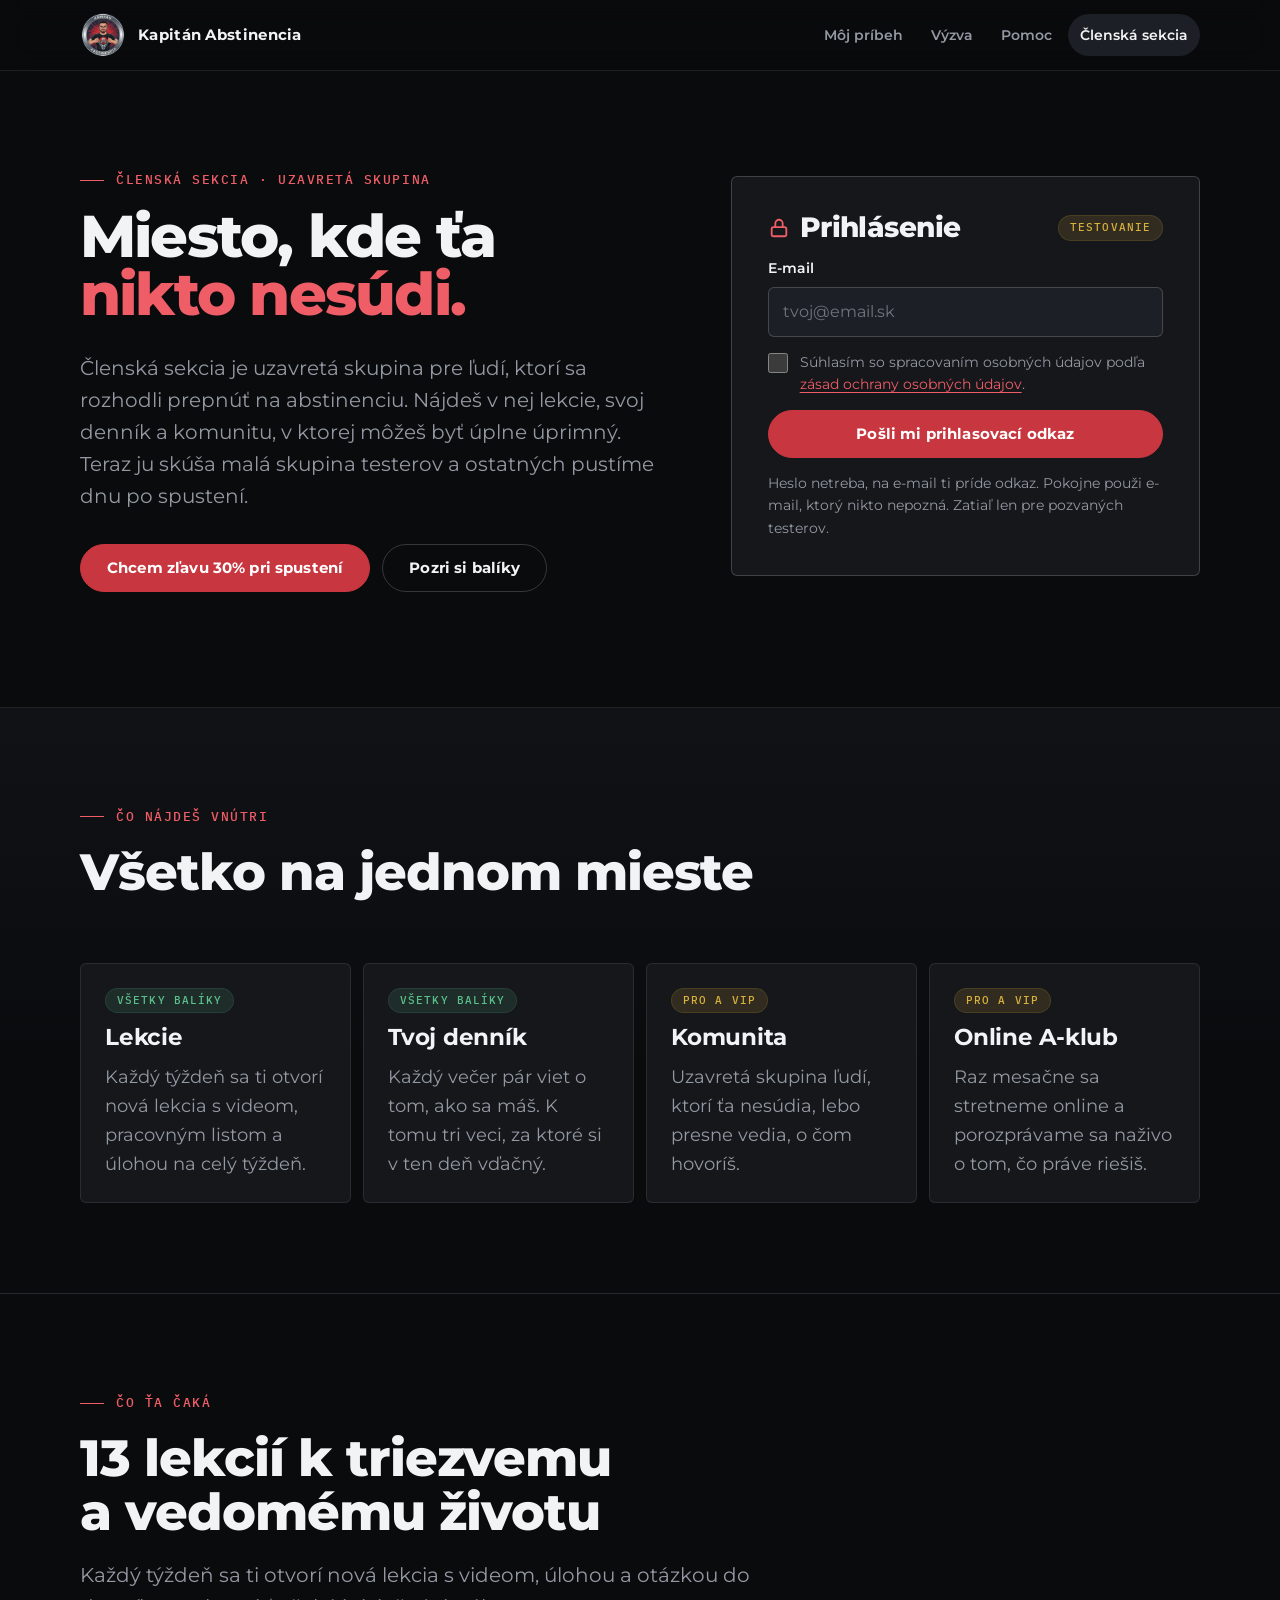
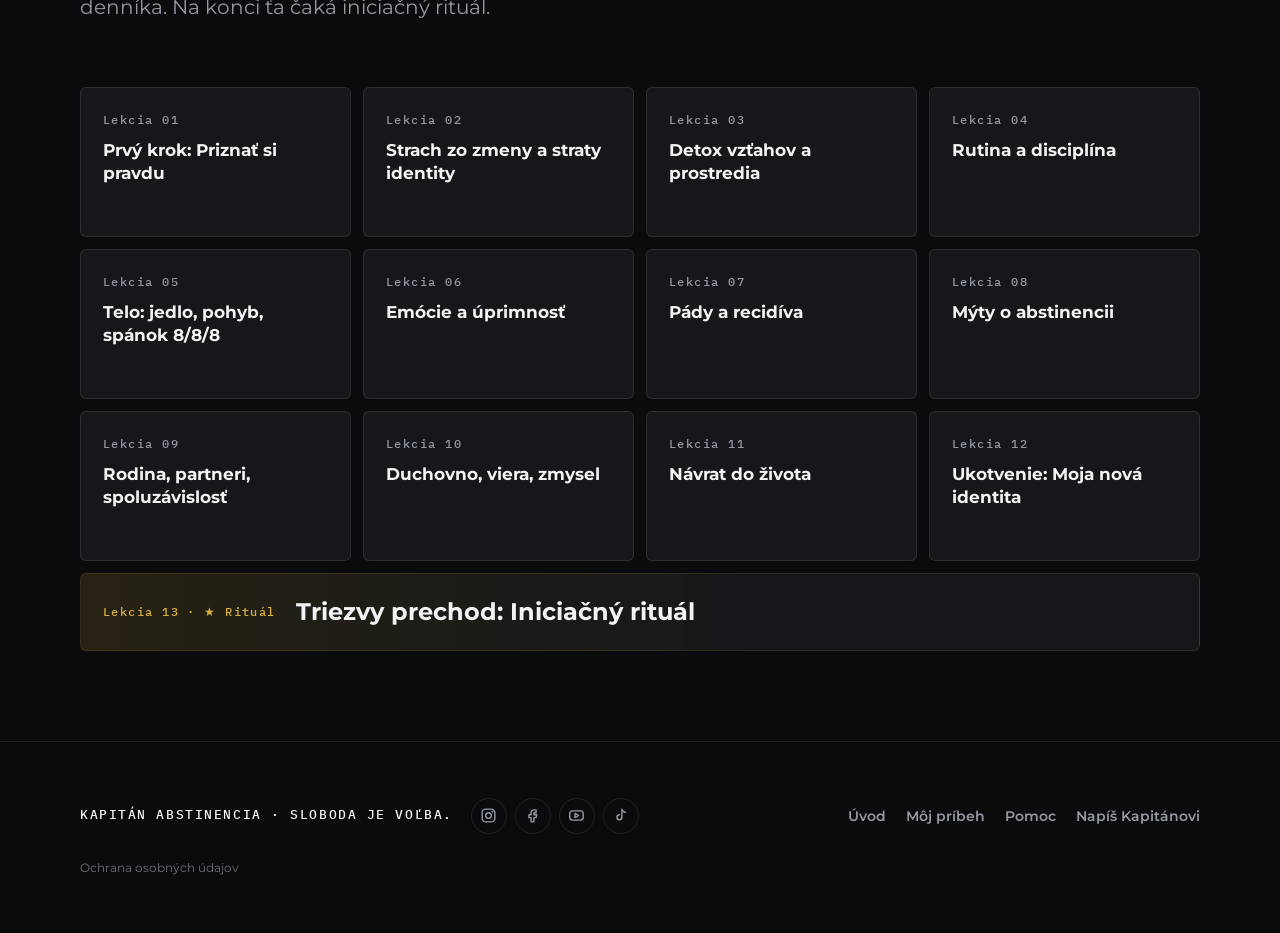
<file: clenska.html>
<!doctype html>
<html lang="sk">
<head>
<meta charset="utf-8">
<meta name="viewport" content="width=device-width, initial-scale=1">
<title>Členská sekcia výzvy | Kapitán Abstinencia</title>
<meta name="description" content="Uzavretá skupina pre ľudí, ktorí sa rozhodli abstinovať: 13 lekcií, denník a komunita, v ktorej ťa nikto nesúdi. Prihlásenie len e-mailom.">
<link rel="canonical" href="https://kapitanabstinencia.sk/clenska.html">
<meta property="og:type" content="website">
<meta property="og:locale" content="sk_SK">
<meta property="og:site_name" content="Kapitán Abstinencia">
<meta property="og:title" content="Členská sekcia výzvy | Kapitán Abstinencia">
<meta property="og:description" content="Uzavretá skupina pre ľudí, ktorí sa rozhodli abstinovať: 13 lekcií, denník a komunita, v ktorej ťa nikto nesúdi. Prihlásenie len e-mailom.">
<meta property="og:url" content="https://kapitanabstinencia.sk/clenska.html">
<meta property="og:image" content="https://kapitanabstinencia.sk/obrazky/kapitan-odznak.webp">
<meta name="twitter:card" content="summary">
<link rel="icon" href="favicon.ico" sizes="48x48">
<link rel="icon" type="image/png" sizes="96x96" href="obrazky/ikonka-96.png">
<link rel="icon" type="image/png" sizes="192x192" href="obrazky/ikonka-192.png">
<link rel="apple-touch-icon" href="obrazky/apple-touch-icon.png">
<meta name="theme-color" content="#0A0B0D">
<script>document.documentElement.classList.add('js')</script>
<link rel="stylesheet" href="assets/kapitan.css?v=49">
</head>
<body>

<header class="topbar solid">
  <div class="wrap">
    <a class="brand" href="./"><span class="brand-mark" aria-hidden="true"><img src="obrazky/kapitan-odznak.webp" alt=""></span>Kapitán Abstinencia</a>
    <nav class="nav" id="nav" aria-label="Hlavné menu">
      <a href="vizitka.html">Môj príbeh</a>
      <a href="./#vyzva">Výzva</a>
      <a href="pomoc.html">Pomoc</a>
      <a href="clenska.html" aria-current="page">Členská sekcia</a>
      <a class="nav-cta" href="./#baliky">Chcem začať</a>
    </nav>
    <button class="btn small menu-toggle" aria-expanded="false" aria-controls="nav">Menu</button>
  </div>
</header>

<main>
  <section class="hero" style="padding-top:clamp(48px,7vw,96px)">
    <div class="cursor-glow" aria-hidden="true"></div>
    <div class="wrap">
      <div class="member-hero">
        <div>
          <p class="eyebrow reveal">Členská sekcia · uzavretá skupina</p>
          <h1 class="reveal" style="--i:1;font-size:clamp(36px,4.6vw,72px);max-width:14ch;margin-bottom:28px">Miesto, kde ťa <em>nikto nesúdi.</em></h1>
          <p class="lead reveal" style="--i:2">Členská sekcia je uzavretá skupina pre ľudí, ktorí sa rozhodli prepnúť na abstinenciu. Nájdeš v nej lekcie, svoj denník a komunitu, v ktorej môžeš byť úplne úprimný. Teraz ju skúša malá skupina testerov a ostatných pustíme dnu po spustení.</p>
          <div class="reveal" style="--i:3;display:flex;gap:12px;flex-wrap:wrap;margin-top:32px">
            <a class="btn btn-primary" href="./#zlava">Chcem zľavu 30% pri spustení</a>
            <a class="btn" href="./#baliky">Pozri si balíky</a>
          </div>
        </div>
        <form class="card login-card reveal" style="--i:2" id="lgKarta" aria-label="Prihlásenie do členskej sekcie"><p class="nt" style="margin:0">Načítavam prihlásenie…</p></form>
      </div>
    </div>
  </section>

  <section class="tinted" style="padding:clamp(48px,7vw,96px) 0">
    <div class="wrap">
      <div class="section-head">
        <p class="eyebrow reveal">Čo nájdeš vnútri</p>
        <h2 class="reveal" style="--i:1">Všetko na jednom mieste</h2>
      </div>
      <div class="inside">
        <div class="card reveal"><span class="chip ok">Všetky balíky</span><h3>Lekcie</h3><p>Každý týždeň sa ti otvorí nová lekcia s videom, pracovným listom a úlohou na celý týždeň.</p></div>
        <div class="card reveal" style="--i:1"><span class="chip ok">Všetky balíky</span><h3>Tvoj denník</h3><p>Každý večer pár viet o tom, ako sa máš. K tomu tri veci, za ktoré si v ten deň vďačný.</p></div>
        <div class="card reveal" style="--i:2"><span class="chip warn">PRO a VIP</span><h3>Komunita</h3><p>Uzavretá skupina ľudí, ktorí ťa nesúdia, lebo presne vedia, o čom hovoríš.</p></div>
        <div class="card reveal" style="--i:3"><span class="chip warn">PRO a VIP</span><h3>Online A-klub</h3><p>Raz mesačne sa stretneme online a porozprávame sa naživo o tom, čo práve riešiš.</p></div>
      </div>
    </div>
  </section>

  <section style="padding:clamp(48px,7vw,96px) 0">
    <div class="wrap">
      <div class="section-head">
        <p class="eyebrow reveal">Čo ťa čaká</p>
        <h2 class="reveal" style="--i:1">13 lekcií k triezvemu a vedomému životu</h2>
        <p class="lead reveal" style="--i:2">Každý týždeň sa ti otvorí nová lekcia s videom, úlohou a otázkou do denníka. Na konci ťa čaká iniciačný rituál.</p>
      </div>
      <div class="voyage" id="voyage"></div>
    </div>
  </section>
</main>

<footer>
  <div class="wrap">
    <div class="foot-top">
      <div class="foot-brand"><div class="sign">Kapitán Abstinencia · Sloboda je voľba.</div><div class="foot-social"><a href="https://www.instagram.com/kapitan_abstinencia/" aria-label="Instagram" title="Instagram"><svg viewBox="0 0 24 24" aria-hidden="true"><rect x="3" y="3" width="18" height="18" rx="5"/><circle cx="12" cy="12" r="4"/><circle cx="17.5" cy="6.5" r=".6"/></svg></a><a href="https://www.facebook.com/profile.php?id=61595688814332" aria-label="Facebook" title="Facebook"><svg viewBox="0 0 24 24" aria-hidden="true"><path d="M14 8h3V4h-3a4 4 0 0 0-4 4v3H7v4h3v6h4v-6h3l1-4h-4V8z"/></svg></a><a href="https://www.youtube.com/@kapitan_abstinencia" aria-label="YouTube" title="YouTube"><svg viewBox="0 0 24 24" aria-hidden="true"><rect x="2.5" y="5.5" width="19" height="13" rx="4"/><path d="m10 9 5 3-5 3z"/></svg></a><a href="https://www.tiktok.com/@kapitan_abstinencia" aria-label="TikTok" title="TikTok"><svg viewBox="0 0 24 24" aria-hidden="true"><path d="M14 3v11.5a3.5 3.5 0 1 1-3.5-3.5M14 3c.5 2.5 2.5 4.5 5 4.5"/></svg></a></div></div>
      <nav class="foot-links" aria-label="Odkazy v päte"><a href="./">Úvod</a><a href="vizitka.html">Môj príbeh</a><a href="pomoc.html">Pomoc</a><a href="mailto:kapitanabstinencia@gmail.com">Napíš Kapitánovi</a></nav>
    </div>
    <div class="foot-priv"><a href="ochrana-udajov.html">Ochrana osobných údajov</a></div>
  </div>
</footer>

<script data-goatcounter="https://kapitanabstinencia.goatcounter.com/count" async src="//gc.zgo.at/count.js"></script>
<script src="assets/kapitan.js?v=49"></script>
<script>
(function () {
  var esc = KA.esc;
  var LESSONS = ["Prvý krok: Priznať si pravdu", "Strach zo zmeny a straty identity", "Detox vzťahov a prostredia", "Rutina a disciplína",
    "Telo: jedlo, pohyb, spánok 8/8/8", "Emócie a úprimnosť", "Pády a recidíva", "Mýty o abstinencii",
    "Rodina, partneri, spoluzávislosť", "Duchovno, viera, zmysel", "Návrat do života", "Ukotvenie: Moja nová identita",
    "Triezvy prechod: Iniciačný rituál"];
  document.getElementById('voyage').innerHTML = LESSONS.map(function (t, i) {
    var last = i === LESSONS.length - 1;
    return '<div class="card wk reveal' + (last ? ' final' : '') + '" style="--i:' + (i % 4) + '"><b>' + (last ? 'Lekcia 13 · ★ Rituál' : 'Lekcia ' + String(i + 1).padStart(2, '0')) + '</b><span>' + esc(t) + '</span></div>';
  }).join('');
  KA.observe();
})();
</script>
<script src="assets/clen.js?v=8"></script>
</body>
</html>
</file>
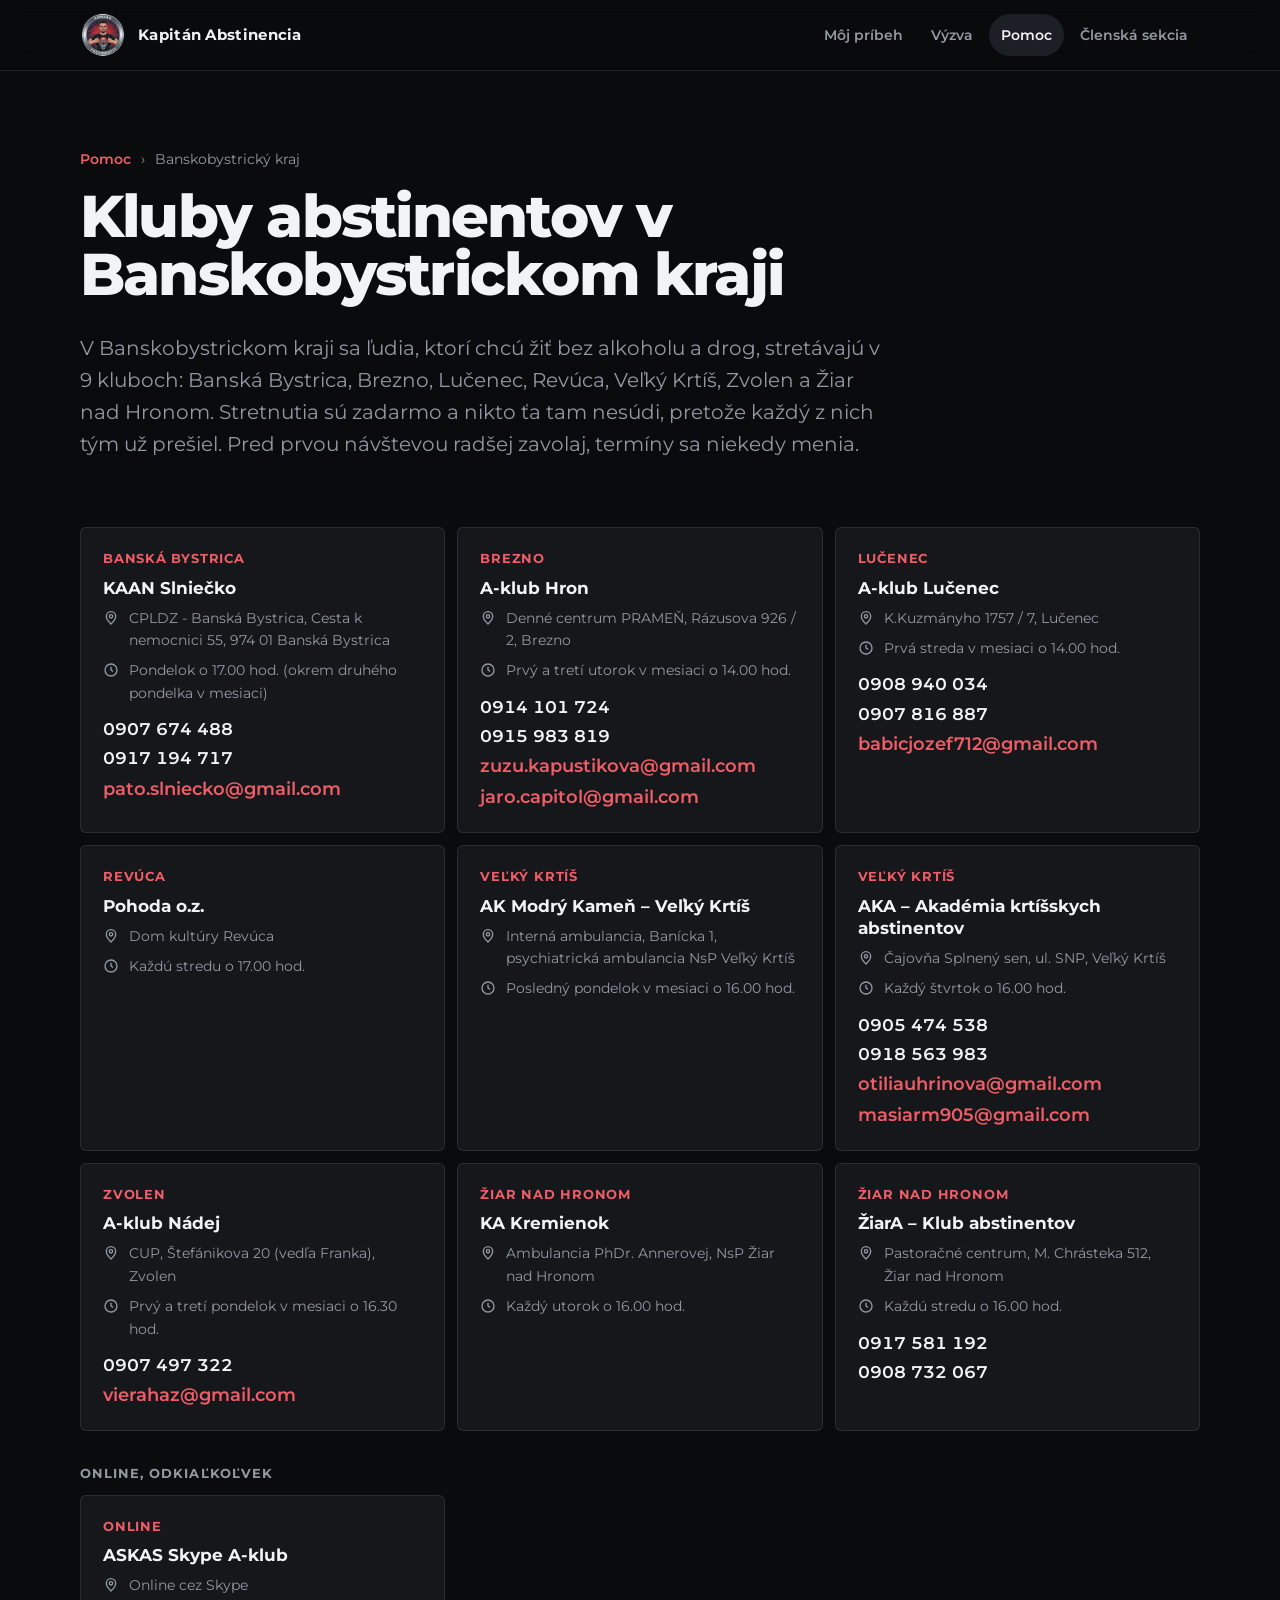
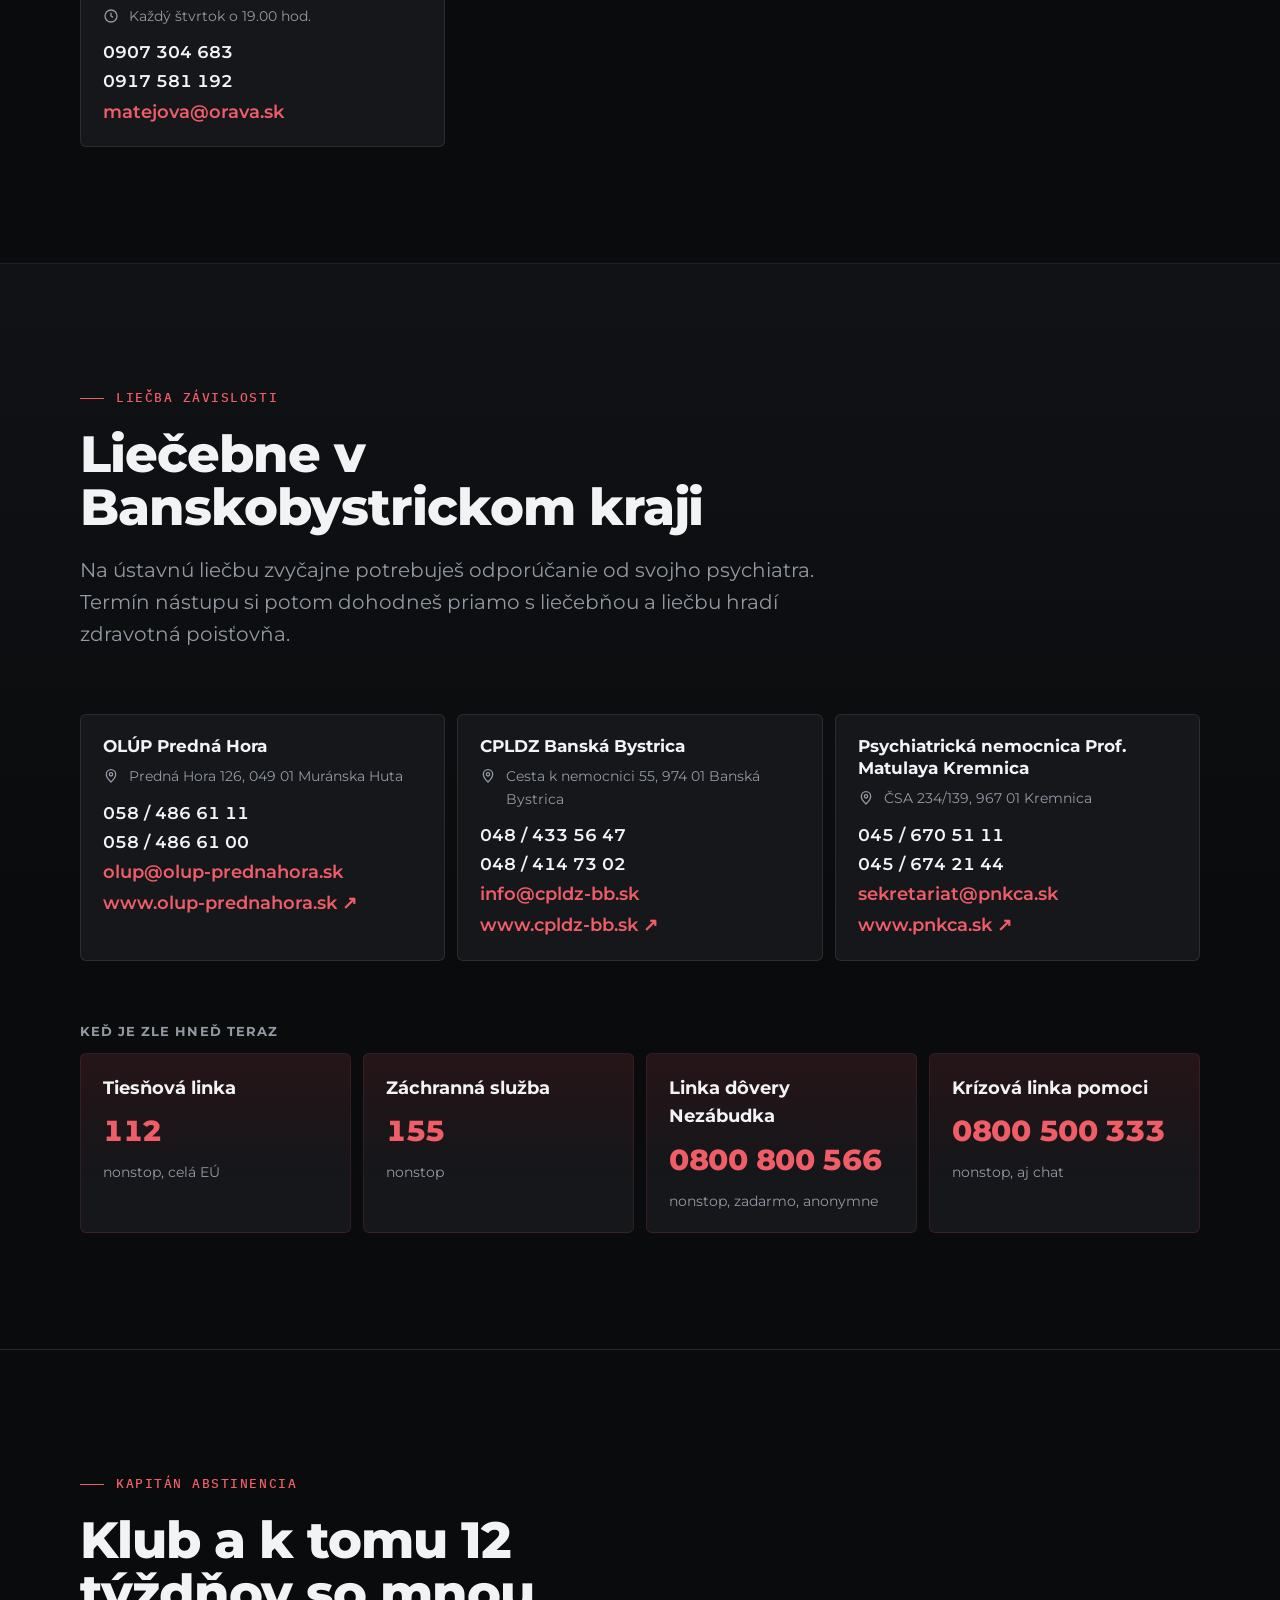
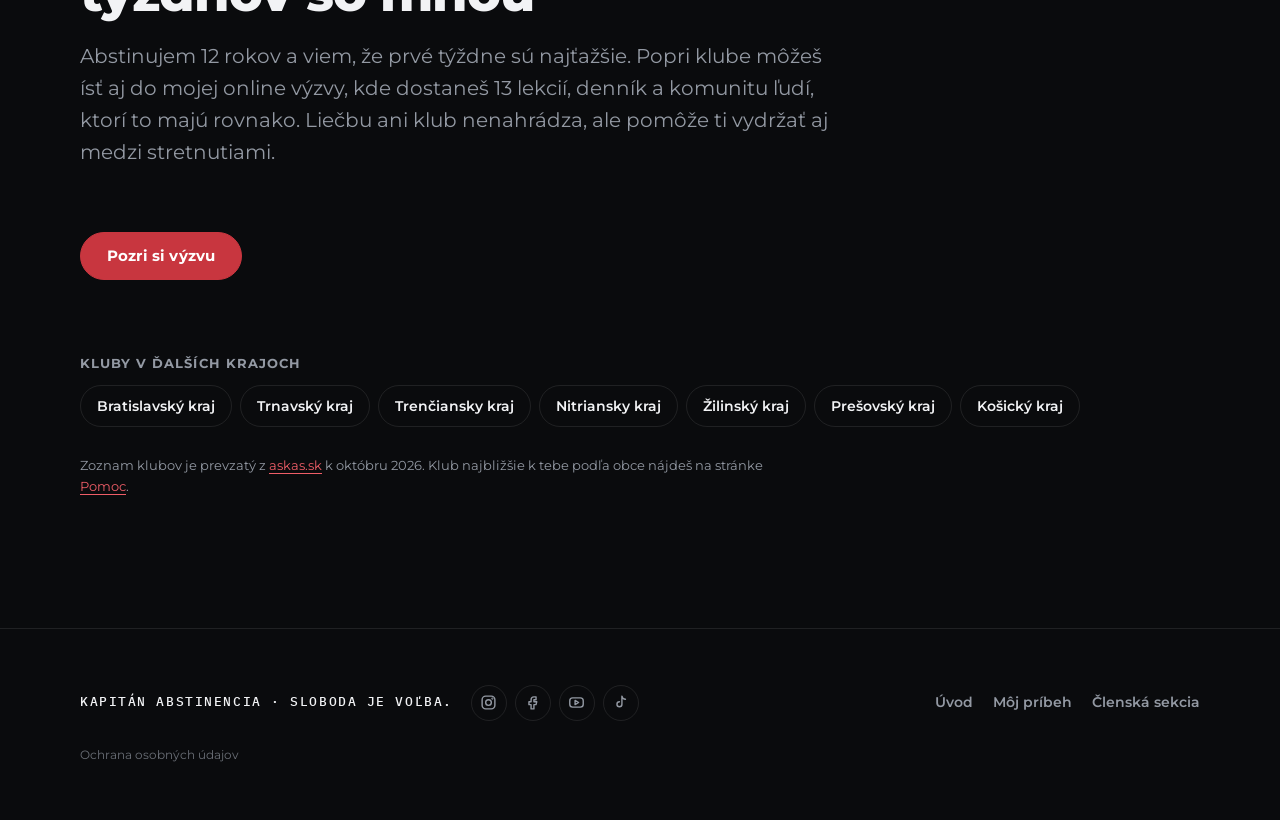
<file: kluby-abstinentov-banskobystricky-kraj.html>
<!doctype html>
<html lang="sk">
<head>
<meta charset="utf-8">
<meta name="viewport" content="width=device-width, initial-scale=1">
<title>Kluby abstinentov v Banskobystrickom kraji: 9 klubov a liečebne</title>
<meta name="description" content="9 klubov abstinentov v Banskobystrickom kraji s adresou, časom stretnutí a kontaktom: Banská Bystrica, Brezno, Lučenec, Revúca, Veľký Krtíš a ďalšie. Plus liečebne závislostí a krízové linky.">
<link rel="canonical" href="https://kapitanabstinencia.sk/kluby-abstinentov-banskobystricky-kraj.html">
<meta property="og:type" content="website">
<meta property="og:locale" content="sk_SK">
<meta property="og:site_name" content="Kapitán Abstinencia">
<meta property="og:title" content="Kluby abstinentov v Banskobystrickom kraji: 9 klubov a liečebne">
<meta property="og:description" content="9 klubov abstinentov v Banskobystrickom kraji s adresou, časom stretnutí a kontaktom: Banská Bystrica, Brezno, Lučenec, Revúca, Veľký Krtíš a ďalšie. Plus liečebne závislostí a krízové linky.">
<meta property="og:url" content="https://kapitanabstinencia.sk/kluby-abstinentov-banskobystricky-kraj.html">
<meta property="og:image" content="https://kapitanabstinencia.sk/obrazky/kapitan-odznak.webp">
<meta name="twitter:card" content="summary">
<script type="application/ld+json">{"@context":"https://schema.org","@graph":[{"@type":"WebPage","url":"https://kapitanabstinencia.sk/kluby-abstinentov-banskobystricky-kraj.html","name":"Kluby abstinentov v Banskobystrickom kraji: 9 klubov a liečebne","description":"9 klubov abstinentov v Banskobystrickom kraji s adresou, časom stretnutí a kontaktom: Banská Bystrica, Brezno, Lučenec, Revúca, Veľký Krtíš a ďalšie. Plus liečebne závislostí a krízové linky.","inLanguage":"sk","author":{"@type":"Person","name":"Kamil Sapár","url":"https://kapitanabstinencia.sk/vizitka.html"}},{"@type":"BreadcrumbList","itemListElement":[{"@type":"ListItem","position":1,"name":"Pomoc","item":"https://kapitanabstinencia.sk/pomoc.html"},{"@type":"ListItem","position":2,"name":"Banskobystrický kraj","item":"https://kapitanabstinencia.sk/kluby-abstinentov-banskobystricky-kraj.html"}]}]}</script>
<link rel="icon" href="favicon.ico" sizes="48x48">
<link rel="icon" type="image/png" sizes="96x96" href="obrazky/ikonka-96.png">
<link rel="icon" type="image/png" sizes="192x192" href="obrazky/ikonka-192.png">
<link rel="apple-touch-icon" href="obrazky/apple-touch-icon.png">
<meta name="theme-color" content="#0A0B0D">
<script>document.documentElement.classList.add('js')</script>
<link rel="stylesheet" href="assets/kapitan.css?v=49">
</head>
<body>

<header class="topbar solid">
  <div class="wrap">
    <a class="brand" href="./"><span class="brand-mark" aria-hidden="true"><img src="obrazky/kapitan-odznak.webp" alt=""></span>Kapitán Abstinencia</a>
    <nav class="nav" id="nav" aria-label="Hlavné menu">
      <a href="vizitka.html">Môj príbeh</a>
      <a href="./#vyzva">Výzva</a>
      <a href="pomoc.html" aria-current="page">Pomoc</a>
      <a href="clenska.html">Členská sekcia</a>
      <a class="nav-cta" href="./#baliky">Chcem začať</a>
    </nav>
    <button class="btn small menu-toggle" aria-expanded="false" aria-controls="nav">Menu</button>
  </div>
</header>

<main>
  <section class="hero" style="padding-top:clamp(40px,6vw,80px);padding-bottom:0;min-height:0">
    <div class="cursor-glow" aria-hidden="true"></div>
    <div class="wrap">
      <nav class="crumbs reveal" aria-label="Kde si"><a href="pomoc.html">Pomoc</a><span aria-hidden="true">›</span><span>Banskobystrický kraj</span></nav>
      <h1 class="reveal" style="--i:1;font-size:clamp(34px,4.6vw,72px);max-width:18ch;margin-bottom:28px">Kluby abstinentov v Banskobystrickom kraji</h1>
      <p class="lead reveal" style="--i:2">V Banskobystrickom kraji sa ľudia, ktorí chcú žiť bez alkoholu a drog, stretávajú v 9 kluboch: Banská Bystrica, Brezno, Lučenec, Revúca, Veľký Krtíš, Zvolen a Žiar nad Hronom. Stretnutia sú zadarmo a nikto ťa tam nesúdi, pretože každý z nich tým už prešiel. Pred prvou návštevou radšej zavolaj, termíny sa niekedy menia.</p>
    </div>
  </section>

  <section id="kluby" style="padding-top:clamp(32px,4vw,56px)">
    <div class="wrap">
      <div class="club-grid">
        <div class="card club"><div class="top"><span class="town">Banská Bystrica</span></div><span class="nm">KAAN Slniečko</span><span class="row"><svg viewBox="0 0 24 24" fill="none" stroke="currentColor" stroke-width="2" aria-hidden="true"><path d="M12 21s-7-6.2-7-11.5A7 7 0 0 1 19 9.5C19 14.8 12 21 12 21z"/><circle cx="12" cy="9.5" r="2.5"/></svg><span>CPLDZ - Banská Bystrica, Cesta k nemocnici 55, 974 01 Banská Bystrica</span></span><span class="row"><svg viewBox="0 0 24 24" fill="none" stroke="currentColor" stroke-width="2" aria-hidden="true"><circle cx="12" cy="12" r="9"/><path d="M12 7v5l3 2"/></svg><span>Pondelok o 17.00 hod. (okrem druhého pondelka v mesiaci)</span></span><span class="ctc"><a class="tel" href="tel:0907674488">0907 674 488</a><a class="tel" href="tel:0917194717">0917 194 717</a><a href="mailto:pato.slniecko@gmail.com">pato.slniecko@gmail.com</a></span></div>
        <div class="card club"><div class="top"><span class="town">Brezno</span></div><span class="nm">A-klub Hron</span><span class="row"><svg viewBox="0 0 24 24" fill="none" stroke="currentColor" stroke-width="2" aria-hidden="true"><path d="M12 21s-7-6.2-7-11.5A7 7 0 0 1 19 9.5C19 14.8 12 21 12 21z"/><circle cx="12" cy="9.5" r="2.5"/></svg><span>Denné centrum PRAMEŇ, Rázusova 926 / 2, Brezno</span></span><span class="row"><svg viewBox="0 0 24 24" fill="none" stroke="currentColor" stroke-width="2" aria-hidden="true"><circle cx="12" cy="12" r="9"/><path d="M12 7v5l3 2"/></svg><span>Prvý a tretí utorok v mesiaci o 14.00 hod.</span></span><span class="ctc"><a class="tel" href="tel:0914101724">0914 101 724</a><a class="tel" href="tel:0915983819">0915 983 819</a><a href="mailto:zuzu.kapustikova@gmail.com">zuzu.kapustikova@gmail.com</a><a href="mailto:jaro.capitol@gmail.com">jaro.capitol@gmail.com</a></span></div>
        <div class="card club"><div class="top"><span class="town">Lučenec</span></div><span class="nm">A-klub Lučenec</span><span class="row"><svg viewBox="0 0 24 24" fill="none" stroke="currentColor" stroke-width="2" aria-hidden="true"><path d="M12 21s-7-6.2-7-11.5A7 7 0 0 1 19 9.5C19 14.8 12 21 12 21z"/><circle cx="12" cy="9.5" r="2.5"/></svg><span>K.Kuzmányho 1757 / 7, Lučenec</span></span><span class="row"><svg viewBox="0 0 24 24" fill="none" stroke="currentColor" stroke-width="2" aria-hidden="true"><circle cx="12" cy="12" r="9"/><path d="M12 7v5l3 2"/></svg><span>Prvá streda v mesiaci o 14.00 hod.</span></span><span class="ctc"><a class="tel" href="tel:0908940034">0908 940 034</a><a class="tel" href="tel:0907816887">0907 816 887</a><a href="mailto:babicjozef712@gmail.com">babicjozef712@gmail.com</a></span></div>
        <div class="card club"><div class="top"><span class="town">Revúca</span></div><span class="nm">Pohoda o.z.</span><span class="row"><svg viewBox="0 0 24 24" fill="none" stroke="currentColor" stroke-width="2" aria-hidden="true"><path d="M12 21s-7-6.2-7-11.5A7 7 0 0 1 19 9.5C19 14.8 12 21 12 21z"/><circle cx="12" cy="9.5" r="2.5"/></svg><span>Dom kultúry Revúca</span></span><span class="row"><svg viewBox="0 0 24 24" fill="none" stroke="currentColor" stroke-width="2" aria-hidden="true"><circle cx="12" cy="12" r="9"/><path d="M12 7v5l3 2"/></svg><span>Každú stredu o 17.00 hod.</span></span><span class="ctc"></span></div>
        <div class="card club"><div class="top"><span class="town">Veľký Krtíš</span></div><span class="nm">AK Modrý Kameň – Veľký Krtíš</span><span class="row"><svg viewBox="0 0 24 24" fill="none" stroke="currentColor" stroke-width="2" aria-hidden="true"><path d="M12 21s-7-6.2-7-11.5A7 7 0 0 1 19 9.5C19 14.8 12 21 12 21z"/><circle cx="12" cy="9.5" r="2.5"/></svg><span>Interná ambulancia, Banícka 1, psychiatrická ambulancia NsP Veľký Krtíš</span></span><span class="row"><svg viewBox="0 0 24 24" fill="none" stroke="currentColor" stroke-width="2" aria-hidden="true"><circle cx="12" cy="12" r="9"/><path d="M12 7v5l3 2"/></svg><span>Posledný pondelok v mesiaci o 16.00 hod.</span></span><span class="ctc"></span></div>
        <div class="card club"><div class="top"><span class="town">Veľký Krtíš</span></div><span class="nm">AKA – Akadémia krtíšskych abstinentov</span><span class="row"><svg viewBox="0 0 24 24" fill="none" stroke="currentColor" stroke-width="2" aria-hidden="true"><path d="M12 21s-7-6.2-7-11.5A7 7 0 0 1 19 9.5C19 14.8 12 21 12 21z"/><circle cx="12" cy="9.5" r="2.5"/></svg><span>Čajovňa Splnený sen, ul. SNP, Veľký Krtíš</span></span><span class="row"><svg viewBox="0 0 24 24" fill="none" stroke="currentColor" stroke-width="2" aria-hidden="true"><circle cx="12" cy="12" r="9"/><path d="M12 7v5l3 2"/></svg><span>Každý štvrtok o 16.00 hod.</span></span><span class="ctc"><a class="tel" href="tel:0905474538">0905 474 538</a><a class="tel" href="tel:0918563983">0918 563 983</a><a href="mailto:otiliauhrinova@gmail.com">otiliauhrinova@gmail.com</a><a href="mailto:masiarm905@gmail.com">masiarm905@gmail.com</a></span></div>
        <div class="card club"><div class="top"><span class="town">Zvolen</span></div><span class="nm">A-klub Nádej</span><span class="row"><svg viewBox="0 0 24 24" fill="none" stroke="currentColor" stroke-width="2" aria-hidden="true"><path d="M12 21s-7-6.2-7-11.5A7 7 0 0 1 19 9.5C19 14.8 12 21 12 21z"/><circle cx="12" cy="9.5" r="2.5"/></svg><span>CUP, Štefánikova 20 (vedľa Franka), Zvolen</span></span><span class="row"><svg viewBox="0 0 24 24" fill="none" stroke="currentColor" stroke-width="2" aria-hidden="true"><circle cx="12" cy="12" r="9"/><path d="M12 7v5l3 2"/></svg><span>Prvý a tretí pondelok v mesiaci o 16.30 hod.</span></span><span class="ctc"><a class="tel" href="tel:0907497322">0907 497 322</a><a href="mailto:vierahaz@gmail.com">vierahaz@gmail.com</a></span></div>
        <div class="card club"><div class="top"><span class="town">Žiar nad Hronom</span></div><span class="nm">KA Kremienok</span><span class="row"><svg viewBox="0 0 24 24" fill="none" stroke="currentColor" stroke-width="2" aria-hidden="true"><path d="M12 21s-7-6.2-7-11.5A7 7 0 0 1 19 9.5C19 14.8 12 21 12 21z"/><circle cx="12" cy="9.5" r="2.5"/></svg><span>Ambulancia PhDr. Annerovej, NsP Žiar nad Hronom</span></span><span class="row"><svg viewBox="0 0 24 24" fill="none" stroke="currentColor" stroke-width="2" aria-hidden="true"><circle cx="12" cy="12" r="9"/><path d="M12 7v5l3 2"/></svg><span>Každý utorok o 16.00 hod.</span></span><span class="ctc"></span></div>
        <div class="card club"><div class="top"><span class="town">Žiar nad Hronom</span></div><span class="nm">ŽiarA – Klub abstinentov</span><span class="row"><svg viewBox="0 0 24 24" fill="none" stroke="currentColor" stroke-width="2" aria-hidden="true"><path d="M12 21s-7-6.2-7-11.5A7 7 0 0 1 19 9.5C19 14.8 12 21 12 21z"/><circle cx="12" cy="9.5" r="2.5"/></svg><span>Pastoračné centrum, M. Chrásteka 512, Žiar nad Hronom</span></span><span class="row"><svg viewBox="0 0 24 24" fill="none" stroke="currentColor" stroke-width="2" aria-hidden="true"><circle cx="12" cy="12" r="9"/><path d="M12 7v5l3 2"/></svg><span>Každú stredu o 16.00 hod.</span></span><span class="ctc"><a class="tel" href="tel:0917581192">0917 581 192</a><a class="tel" href="tel:0908732067">0908 732 067</a></span></div>
      </div>
      <div class="okres"><h2 class="okres-h">Online, odkiaľkoľvek</h2><div class="club-grid">
        <div class="card club"><div class="top"><span class="town">Online</span></div><span class="nm">ASKAS Skype A-klub</span><span class="row"><svg viewBox="0 0 24 24" fill="none" stroke="currentColor" stroke-width="2" aria-hidden="true"><path d="M12 21s-7-6.2-7-11.5A7 7 0 0 1 19 9.5C19 14.8 12 21 12 21z"/><circle cx="12" cy="9.5" r="2.5"/></svg><span>Online cez Skype</span></span><span class="row"><svg viewBox="0 0 24 24" fill="none" stroke="currentColor" stroke-width="2" aria-hidden="true"><circle cx="12" cy="12" r="9"/><path d="M12 7v5l3 2"/></svg><span>Každý štvrtok o 19.00 hod.</span></span><span class="ctc"><a class="tel" href="tel:0907304683">0907 304 683</a><a class="tel" href="tel:0917581192">0917 581 192</a><a href="mailto:matejova@orava.sk">matejova@orava.sk</a></span></div>
      </div></div>
    </div>
  </section>

  <section id="liecebne" class="tinted">
    <div class="wrap">
      <div class="section-head">
        <p class="eyebrow">Liečba závislosti</p>
        <h2>Liečebne v Banskobystrickom kraji</h2>
        <p class="lead">Na ústavnú liečbu zvyčajne potrebuješ odporúčanie od svojho psychiatra. Termín nástupu si potom dohodneš priamo s liečebňou a liečbu hradí zdravotná poisťovňa.</p>
      </div>
      <div class="club-grid">
        <div class="card club"><span class="nm">OLÚP Predná Hora</span><span class="row"><svg viewBox="0 0 24 24" fill="none" stroke="currentColor" stroke-width="2" aria-hidden="true"><path d="M12 21s-7-6.2-7-11.5A7 7 0 0 1 19 9.5C19 14.8 12 21 12 21z"/><circle cx="12" cy="9.5" r="2.5"/></svg><span>Predná Hora 126, 049 01 Muránska Huta</span></span><span class="ctc"><a class="tel" href="tel:0584866111">058 / 486 61 11</a><a class="tel" href="tel:0584866100">058 / 486 61 00</a><a href="mailto:olup@olup-prednahora.sk">olup@olup-prednahora.sk</a><a href="https://www.olup-prednahora.sk" target="_blank" rel="noopener">www.olup-prednahora.sk ↗</a></span></div>
        <div class="card club"><span class="nm">CPLDZ Banská Bystrica</span><span class="row"><svg viewBox="0 0 24 24" fill="none" stroke="currentColor" stroke-width="2" aria-hidden="true"><path d="M12 21s-7-6.2-7-11.5A7 7 0 0 1 19 9.5C19 14.8 12 21 12 21z"/><circle cx="12" cy="9.5" r="2.5"/></svg><span>Cesta k nemocnici 55, 974 01 Banská Bystrica</span></span><span class="ctc"><a class="tel" href="tel:0484335647">048 / 433 56 47</a><a class="tel" href="tel:0484147302">048 / 414 73 02</a><a href="mailto:info@cpldz-bb.sk">info@cpldz-bb.sk</a><a href="https://www.cpldz-bb.sk" target="_blank" rel="noopener">www.cpldz-bb.sk ↗</a></span></div>
        <div class="card club"><span class="nm">Psychiatrická nemocnica Prof. Matulaya Kremnica</span><span class="row"><svg viewBox="0 0 24 24" fill="none" stroke="currentColor" stroke-width="2" aria-hidden="true"><path d="M12 21s-7-6.2-7-11.5A7 7 0 0 1 19 9.5C19 14.8 12 21 12 21z"/><circle cx="12" cy="9.5" r="2.5"/></svg><span>ČSA 234/139, 967 01 Kremnica</span></span><span class="ctc"><a class="tel" href="tel:0456705111">045 / 670 51 11</a><a class="tel" href="tel:0456742144">045 / 674 21 44</a><a href="mailto:sekretariat@pnkca.sk">sekretariat@pnkca.sk</a><a href="https://www.pnkca.sk" target="_blank" rel="noopener">www.pnkca.sk ↗</a></span></div>
      </div>
      <h2 class="okres-h" style="margin-top:clamp(40px,5vw,64px)">Keď je zle hneď teraz</h2>
      <div class="contacts"><div class="card ct urgent"><span class="nm">Tiesňová linka</span><span class="ph"><a href="tel:112">112</a></span><span class="nt">nonstop, celá EÚ</span></div><div class="card ct urgent"><span class="nm">Záchranná služba</span><span class="ph"><a href="tel:155">155</a></span><span class="nt">nonstop</span></div><div class="card ct urgent"><span class="nm">Linka dôvery Nezábudka</span><span class="ph"><a href="tel:0800800566">0800 800 566</a></span><span class="nt">nonstop, zadarmo, anonymne</span></div><div class="card ct urgent"><span class="nm">Krízová linka pomoci</span><span class="ph"><a href="tel:0800500333">0800 500 333</a></span><span class="nt">nonstop, aj chat</span></div></div>
    </div>
  </section>

  <section>
    <div class="wrap">
      <div class="section-head">
        <p class="eyebrow">Kapitán Abstinencia</p>
        <h2>Klub a k tomu 12 týždňov so mnou</h2>
        <p class="lead">Abstinujem 12 rokov a viem, že prvé týždne sú najťažšie. Popri klube môžeš ísť aj do mojej online výzvy, kde dostaneš 13 lekcií, denník a komunitu ľudí, ktorí to majú rovnako. Liečbu ani klub nenahrádza, ale pomôže ti vydržať aj medzi stretnutiami.</p>
      </div>
      <p><a class="btn btn-primary" href="./#vyzva">Pozri si výzvu</a></p>
      <h2 class="okres-h" style="margin-top:clamp(48px,6vw,80px)">Kluby v ďalších krajoch</h2>
      <div class="chip-links"><a class="chip-link" href="kluby-abstinentov-bratislavsky-kraj.html">Bratislavský kraj</a><a class="chip-link" href="kluby-abstinentov-trnavsky-kraj.html">Trnavský kraj</a><a class="chip-link" href="kluby-abstinentov-trenciansky-kraj.html">Trenčiansky kraj</a><a class="chip-link" href="kluby-abstinentov-nitriansky-kraj.html">Nitriansky kraj</a><a class="chip-link" href="kluby-abstinentov-zilinsky-kraj.html">Žilinský kraj</a><a class="chip-link" href="kluby-abstinentov-presovsky-kraj.html">Prešovský kraj</a><a class="chip-link" href="kluby-abstinentov-kosicky-kraj.html">Košický kraj</a></div>
      <p class="data-note">Zoznam klubov je prevzatý z <a href="https://www.askas.sk/index.php/zoznam-klubov" target="_blank" rel="noopener">askas.sk</a> k októbru 2026. Klub najbližšie k tebe podľa obce nájdeš na stránke <a href="pomoc.html#kluby">Pomoc</a>.</p>
    </div>
  </section>
</main>

<footer>
  <div class="wrap">
    <div class="foot-top">
      <div class="foot-brand"><div class="sign">Kapitán Abstinencia · Sloboda je voľba.</div><div class="foot-social"><a href="https://www.instagram.com/kapitan_abstinencia/" aria-label="Instagram" title="Instagram"><svg viewBox="0 0 24 24" aria-hidden="true"><rect x="3" y="3" width="18" height="18" rx="5"/><circle cx="12" cy="12" r="4"/><circle cx="17.5" cy="6.5" r=".6"/></svg></a><a href="https://www.facebook.com/profile.php?id=61595688814332" aria-label="Facebook" title="Facebook"><svg viewBox="0 0 24 24" aria-hidden="true"><path d="M14 8h3V4h-3a4 4 0 0 0-4 4v3H7v4h3v6h4v-6h3l1-4h-4V8z"/></svg></a><a href="https://www.youtube.com/@kapitan_abstinencia" aria-label="YouTube" title="YouTube"><svg viewBox="0 0 24 24" aria-hidden="true"><rect x="2.5" y="5.5" width="19" height="13" rx="4"/><path d="m10 9 5 3-5 3z"/></svg></a><a href="https://www.tiktok.com/@kapitan_abstinencia" aria-label="TikTok" title="TikTok"><svg viewBox="0 0 24 24" aria-hidden="true"><path d="M14 3v11.5a3.5 3.5 0 1 1-3.5-3.5M14 3c.5 2.5 2.5 4.5 5 4.5"/></svg></a></div></div>
      <nav class="foot-links" aria-label="Odkazy v päte"><a href="./">Úvod</a><a href="vizitka.html">Môj príbeh</a><a href="clenska.html">Členská sekcia</a></nav>
    </div>
    <div class="foot-priv"><a href="ochrana-udajov.html">Ochrana osobných údajov</a></div>
  </div>
</footer>

<script data-goatcounter="https://kapitanabstinencia.goatcounter.com/count" async src="//gc.zgo.at/count.js"></script>
<script src="assets/kapitan.js?v=49"></script>
</body>
</html>
</file>
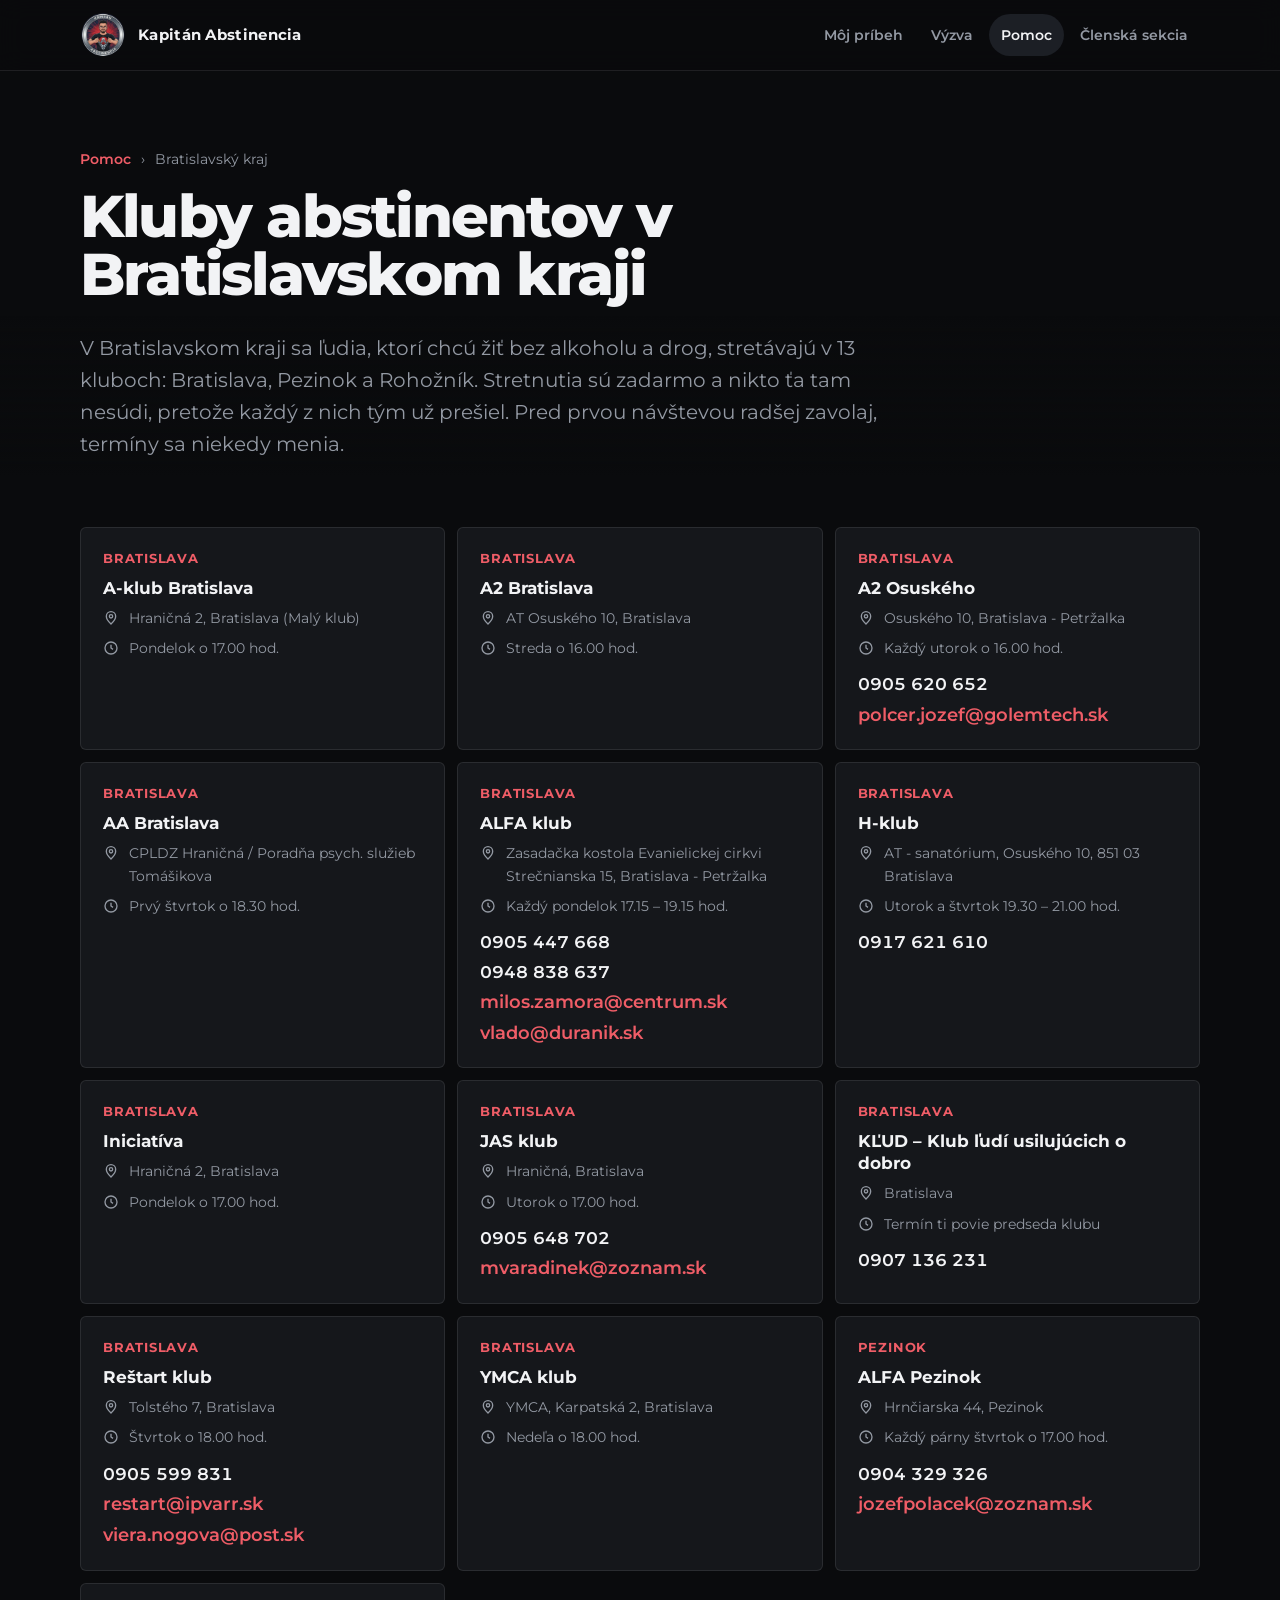
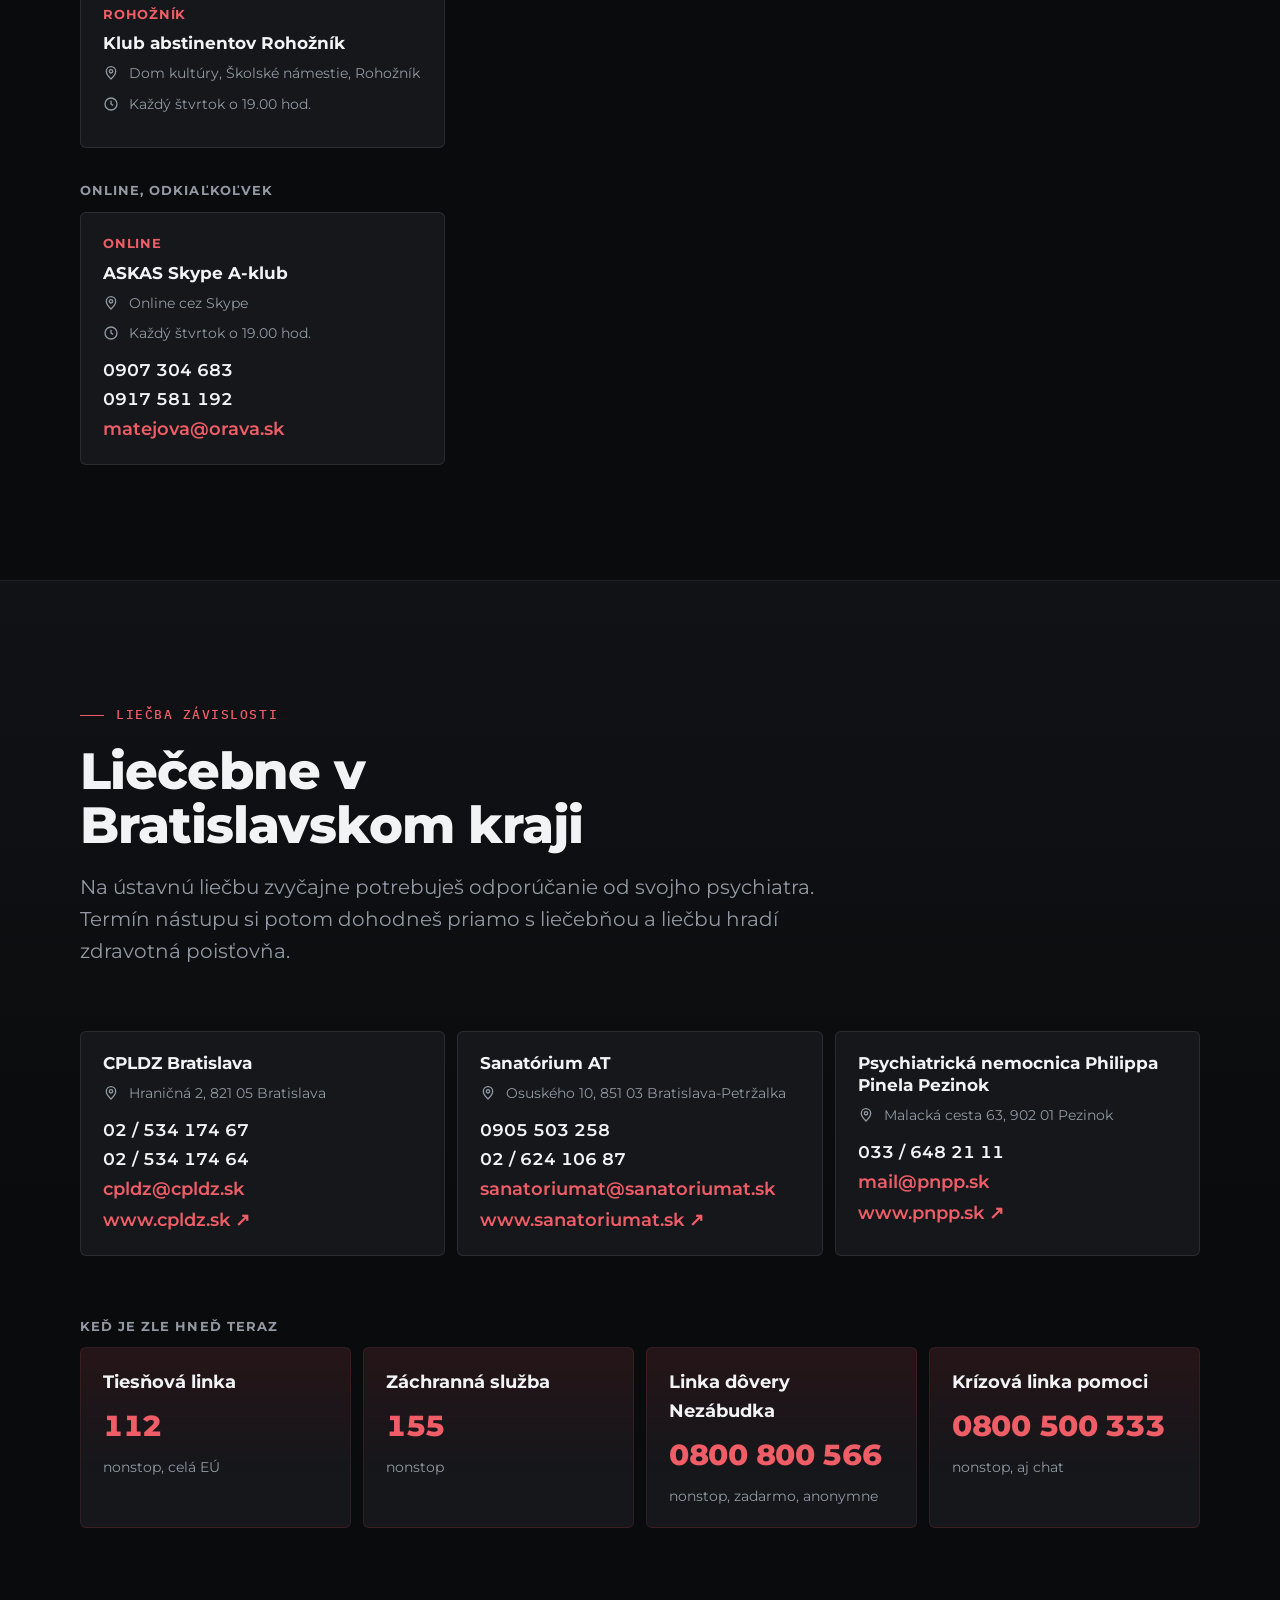
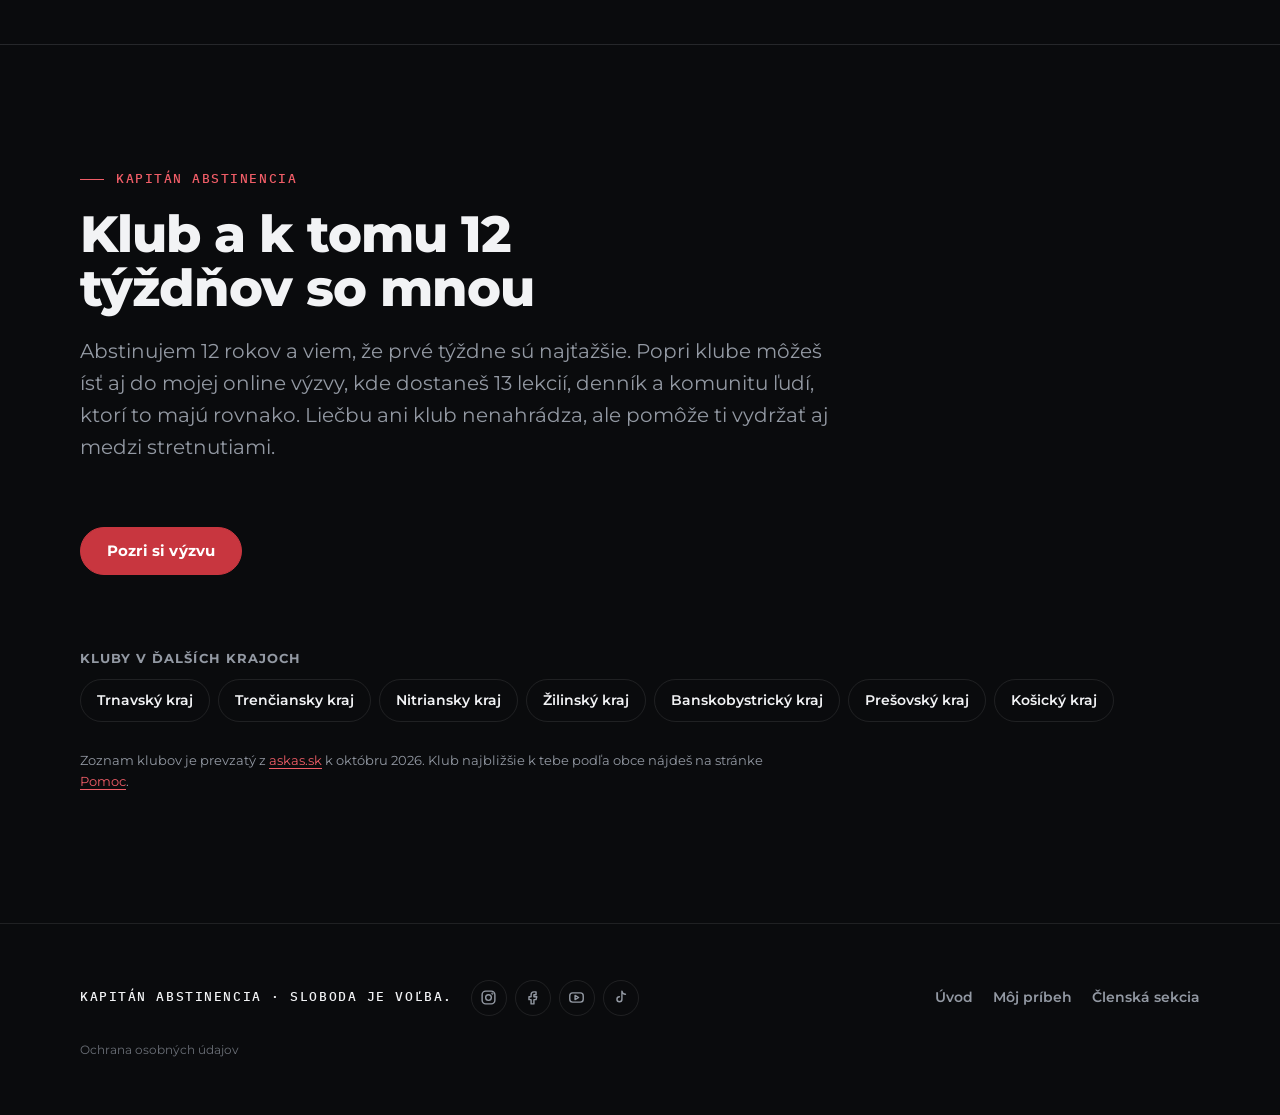
<file: kluby-abstinentov-bratislavsky-kraj.html>
<!doctype html>
<html lang="sk">
<head>
<meta charset="utf-8">
<meta name="viewport" content="width=device-width, initial-scale=1">
<title>Kluby abstinentov v Bratislavskom kraji: 13 klubov a liečebne</title>
<meta name="description" content="13 klubov abstinentov v Bratislavskom kraji s adresou, časom stretnutí a kontaktom: Bratislava, Pezinok, Rohožník. Plus liečebne závislostí a krízové linky.">
<link rel="canonical" href="https://kapitanabstinencia.sk/kluby-abstinentov-bratislavsky-kraj.html">
<meta property="og:type" content="website">
<meta property="og:locale" content="sk_SK">
<meta property="og:site_name" content="Kapitán Abstinencia">
<meta property="og:title" content="Kluby abstinentov v Bratislavskom kraji: 13 klubov a liečebne">
<meta property="og:description" content="13 klubov abstinentov v Bratislavskom kraji s adresou, časom stretnutí a kontaktom: Bratislava, Pezinok, Rohožník. Plus liečebne závislostí a krízové linky.">
<meta property="og:url" content="https://kapitanabstinencia.sk/kluby-abstinentov-bratislavsky-kraj.html">
<meta property="og:image" content="https://kapitanabstinencia.sk/obrazky/kapitan-odznak.webp">
<meta name="twitter:card" content="summary">
<script type="application/ld+json">{"@context":"https://schema.org","@graph":[{"@type":"WebPage","url":"https://kapitanabstinencia.sk/kluby-abstinentov-bratislavsky-kraj.html","name":"Kluby abstinentov v Bratislavskom kraji: 13 klubov a liečebne","description":"13 klubov abstinentov v Bratislavskom kraji s adresou, časom stretnutí a kontaktom: Bratislava, Pezinok, Rohožník. Plus liečebne závislostí a krízové linky.","inLanguage":"sk","author":{"@type":"Person","name":"Kamil Sapár","url":"https://kapitanabstinencia.sk/vizitka.html"}},{"@type":"BreadcrumbList","itemListElement":[{"@type":"ListItem","position":1,"name":"Pomoc","item":"https://kapitanabstinencia.sk/pomoc.html"},{"@type":"ListItem","position":2,"name":"Bratislavský kraj","item":"https://kapitanabstinencia.sk/kluby-abstinentov-bratislavsky-kraj.html"}]}]}</script>
<link rel="icon" href="favicon.ico" sizes="48x48">
<link rel="icon" type="image/png" sizes="96x96" href="obrazky/ikonka-96.png">
<link rel="icon" type="image/png" sizes="192x192" href="obrazky/ikonka-192.png">
<link rel="apple-touch-icon" href="obrazky/apple-touch-icon.png">
<meta name="theme-color" content="#0A0B0D">
<script>document.documentElement.classList.add('js')</script>
<link rel="stylesheet" href="assets/kapitan.css?v=49">
</head>
<body>

<header class="topbar solid">
  <div class="wrap">
    <a class="brand" href="./"><span class="brand-mark" aria-hidden="true"><img src="obrazky/kapitan-odznak.webp" alt=""></span>Kapitán Abstinencia</a>
    <nav class="nav" id="nav" aria-label="Hlavné menu">
      <a href="vizitka.html">Môj príbeh</a>
      <a href="./#vyzva">Výzva</a>
      <a href="pomoc.html" aria-current="page">Pomoc</a>
      <a href="clenska.html">Členská sekcia</a>
      <a class="nav-cta" href="./#baliky">Chcem začať</a>
    </nav>
    <button class="btn small menu-toggle" aria-expanded="false" aria-controls="nav">Menu</button>
  </div>
</header>

<main>
  <section class="hero" style="padding-top:clamp(40px,6vw,80px);padding-bottom:0;min-height:0">
    <div class="cursor-glow" aria-hidden="true"></div>
    <div class="wrap">
      <nav class="crumbs reveal" aria-label="Kde si"><a href="pomoc.html">Pomoc</a><span aria-hidden="true">›</span><span>Bratislavský kraj</span></nav>
      <h1 class="reveal" style="--i:1;font-size:clamp(34px,4.6vw,72px);max-width:18ch;margin-bottom:28px">Kluby abstinentov v Bratislavskom kraji</h1>
      <p class="lead reveal" style="--i:2">V Bratislavskom kraji sa ľudia, ktorí chcú žiť bez alkoholu a drog, stretávajú v 13 kluboch: Bratislava, Pezinok a Rohožník. Stretnutia sú zadarmo a nikto ťa tam nesúdi, pretože každý z nich tým už prešiel. Pred prvou návštevou radšej zavolaj, termíny sa niekedy menia.</p>
    </div>
  </section>

  <section id="kluby" style="padding-top:clamp(32px,4vw,56px)">
    <div class="wrap">
      <div class="club-grid">
        <div class="card club"><div class="top"><span class="town">Bratislava</span></div><span class="nm">A-klub Bratislava</span><span class="row"><svg viewBox="0 0 24 24" fill="none" stroke="currentColor" stroke-width="2" aria-hidden="true"><path d="M12 21s-7-6.2-7-11.5A7 7 0 0 1 19 9.5C19 14.8 12 21 12 21z"/><circle cx="12" cy="9.5" r="2.5"/></svg><span>Hraničná 2, Bratislava (Malý klub)</span></span><span class="row"><svg viewBox="0 0 24 24" fill="none" stroke="currentColor" stroke-width="2" aria-hidden="true"><circle cx="12" cy="12" r="9"/><path d="M12 7v5l3 2"/></svg><span>Pondelok o 17.00 hod.</span></span><span class="ctc"></span></div>
        <div class="card club"><div class="top"><span class="town">Bratislava</span></div><span class="nm">A2 Bratislava</span><span class="row"><svg viewBox="0 0 24 24" fill="none" stroke="currentColor" stroke-width="2" aria-hidden="true"><path d="M12 21s-7-6.2-7-11.5A7 7 0 0 1 19 9.5C19 14.8 12 21 12 21z"/><circle cx="12" cy="9.5" r="2.5"/></svg><span>AT Osuského 10, Bratislava</span></span><span class="row"><svg viewBox="0 0 24 24" fill="none" stroke="currentColor" stroke-width="2" aria-hidden="true"><circle cx="12" cy="12" r="9"/><path d="M12 7v5l3 2"/></svg><span>Streda o 16.00 hod.</span></span><span class="ctc"></span></div>
        <div class="card club"><div class="top"><span class="town">Bratislava</span></div><span class="nm">A2 Osuského</span><span class="row"><svg viewBox="0 0 24 24" fill="none" stroke="currentColor" stroke-width="2" aria-hidden="true"><path d="M12 21s-7-6.2-7-11.5A7 7 0 0 1 19 9.5C19 14.8 12 21 12 21z"/><circle cx="12" cy="9.5" r="2.5"/></svg><span>Osuského 10, Bratislava - Petržalka</span></span><span class="row"><svg viewBox="0 0 24 24" fill="none" stroke="currentColor" stroke-width="2" aria-hidden="true"><circle cx="12" cy="12" r="9"/><path d="M12 7v5l3 2"/></svg><span>Každý utorok o 16.00 hod.</span></span><span class="ctc"><a class="tel" href="tel:0905620652">0905 620 652</a><a href="mailto:polcer.jozef@golemtech.sk">polcer.jozef@golemtech.sk</a></span></div>
        <div class="card club"><div class="top"><span class="town">Bratislava</span></div><span class="nm">AA Bratislava</span><span class="row"><svg viewBox="0 0 24 24" fill="none" stroke="currentColor" stroke-width="2" aria-hidden="true"><path d="M12 21s-7-6.2-7-11.5A7 7 0 0 1 19 9.5C19 14.8 12 21 12 21z"/><circle cx="12" cy="9.5" r="2.5"/></svg><span>CPLDZ Hraničná / Poradňa psych. služieb Tomášikova</span></span><span class="row"><svg viewBox="0 0 24 24" fill="none" stroke="currentColor" stroke-width="2" aria-hidden="true"><circle cx="12" cy="12" r="9"/><path d="M12 7v5l3 2"/></svg><span>Prvý štvrtok o 18.30 hod.</span></span><span class="ctc"></span></div>
        <div class="card club"><div class="top"><span class="town">Bratislava</span></div><span class="nm">ALFA klub</span><span class="row"><svg viewBox="0 0 24 24" fill="none" stroke="currentColor" stroke-width="2" aria-hidden="true"><path d="M12 21s-7-6.2-7-11.5A7 7 0 0 1 19 9.5C19 14.8 12 21 12 21z"/><circle cx="12" cy="9.5" r="2.5"/></svg><span>Zasadačka kostola Evanielickej cirkvi Strečnianska 15, Bratislava - Petržalka</span></span><span class="row"><svg viewBox="0 0 24 24" fill="none" stroke="currentColor" stroke-width="2" aria-hidden="true"><circle cx="12" cy="12" r="9"/><path d="M12 7v5l3 2"/></svg><span>Každý pondelok 17.15 – 19.15 hod.</span></span><span class="ctc"><a class="tel" href="tel:0905447668">0905 447 668</a><a class="tel" href="tel:0948838637">0948 838 637</a><a href="mailto:milos.zamora@centrum.sk">milos.zamora@centrum.sk</a><a href="mailto:vlado@duranik.sk">vlado@duranik.sk</a></span></div>
        <div class="card club"><div class="top"><span class="town">Bratislava</span></div><span class="nm">H-klub</span><span class="row"><svg viewBox="0 0 24 24" fill="none" stroke="currentColor" stroke-width="2" aria-hidden="true"><path d="M12 21s-7-6.2-7-11.5A7 7 0 0 1 19 9.5C19 14.8 12 21 12 21z"/><circle cx="12" cy="9.5" r="2.5"/></svg><span>AT - sanatórium, Osuského 10, 851 03 Bratislava</span></span><span class="row"><svg viewBox="0 0 24 24" fill="none" stroke="currentColor" stroke-width="2" aria-hidden="true"><circle cx="12" cy="12" r="9"/><path d="M12 7v5l3 2"/></svg><span>Utorok a štvrtok 19.30 – 21.00 hod.</span></span><span class="ctc"><a class="tel" href="tel:0917621610">0917 621 610</a></span></div>
        <div class="card club"><div class="top"><span class="town">Bratislava</span></div><span class="nm">Iniciatíva</span><span class="row"><svg viewBox="0 0 24 24" fill="none" stroke="currentColor" stroke-width="2" aria-hidden="true"><path d="M12 21s-7-6.2-7-11.5A7 7 0 0 1 19 9.5C19 14.8 12 21 12 21z"/><circle cx="12" cy="9.5" r="2.5"/></svg><span>Hraničná 2, Bratislava</span></span><span class="row"><svg viewBox="0 0 24 24" fill="none" stroke="currentColor" stroke-width="2" aria-hidden="true"><circle cx="12" cy="12" r="9"/><path d="M12 7v5l3 2"/></svg><span>Pondelok o 17.00 hod.</span></span><span class="ctc"></span></div>
        <div class="card club"><div class="top"><span class="town">Bratislava</span></div><span class="nm">JAS klub</span><span class="row"><svg viewBox="0 0 24 24" fill="none" stroke="currentColor" stroke-width="2" aria-hidden="true"><path d="M12 21s-7-6.2-7-11.5A7 7 0 0 1 19 9.5C19 14.8 12 21 12 21z"/><circle cx="12" cy="9.5" r="2.5"/></svg><span>Hraničná, Bratislava</span></span><span class="row"><svg viewBox="0 0 24 24" fill="none" stroke="currentColor" stroke-width="2" aria-hidden="true"><circle cx="12" cy="12" r="9"/><path d="M12 7v5l3 2"/></svg><span>Utorok o 17.00 hod.</span></span><span class="ctc"><a class="tel" href="tel:0905648702">0905 648 702</a><a href="mailto:mvaradinek@zoznam.sk">mvaradinek@zoznam.sk</a></span></div>
        <div class="card club"><div class="top"><span class="town">Bratislava</span></div><span class="nm">KĽUD – Klub ľudí usilujúcich o dobro</span><span class="row"><svg viewBox="0 0 24 24" fill="none" stroke="currentColor" stroke-width="2" aria-hidden="true"><path d="M12 21s-7-6.2-7-11.5A7 7 0 0 1 19 9.5C19 14.8 12 21 12 21z"/><circle cx="12" cy="9.5" r="2.5"/></svg><span>Bratislava</span></span><span class="row"><svg viewBox="0 0 24 24" fill="none" stroke="currentColor" stroke-width="2" aria-hidden="true"><circle cx="12" cy="12" r="9"/><path d="M12 7v5l3 2"/></svg><span>Termín ti povie predseda klubu</span></span><span class="ctc"><a class="tel" href="tel:0907136231">0907 136 231</a></span></div>
        <div class="card club"><div class="top"><span class="town">Bratislava</span></div><span class="nm">Reštart klub</span><span class="row"><svg viewBox="0 0 24 24" fill="none" stroke="currentColor" stroke-width="2" aria-hidden="true"><path d="M12 21s-7-6.2-7-11.5A7 7 0 0 1 19 9.5C19 14.8 12 21 12 21z"/><circle cx="12" cy="9.5" r="2.5"/></svg><span>Tolstého 7, Bratislava</span></span><span class="row"><svg viewBox="0 0 24 24" fill="none" stroke="currentColor" stroke-width="2" aria-hidden="true"><circle cx="12" cy="12" r="9"/><path d="M12 7v5l3 2"/></svg><span>Štvrtok o 18.00 hod.</span></span><span class="ctc"><a class="tel" href="tel:0905599831">0905 599 831</a><a href="mailto:restart@ipvarr.sk">restart@ipvarr.sk</a><a href="mailto:viera.nogova@post.sk">viera.nogova@post.sk</a></span></div>
        <div class="card club"><div class="top"><span class="town">Bratislava</span></div><span class="nm">YMCA klub</span><span class="row"><svg viewBox="0 0 24 24" fill="none" stroke="currentColor" stroke-width="2" aria-hidden="true"><path d="M12 21s-7-6.2-7-11.5A7 7 0 0 1 19 9.5C19 14.8 12 21 12 21z"/><circle cx="12" cy="9.5" r="2.5"/></svg><span>YMCA, Karpatská 2, Bratislava</span></span><span class="row"><svg viewBox="0 0 24 24" fill="none" stroke="currentColor" stroke-width="2" aria-hidden="true"><circle cx="12" cy="12" r="9"/><path d="M12 7v5l3 2"/></svg><span>Nedeľa o 18.00 hod.</span></span><span class="ctc"></span></div>
        <div class="card club"><div class="top"><span class="town">Pezinok</span></div><span class="nm">ALFA Pezinok</span><span class="row"><svg viewBox="0 0 24 24" fill="none" stroke="currentColor" stroke-width="2" aria-hidden="true"><path d="M12 21s-7-6.2-7-11.5A7 7 0 0 1 19 9.5C19 14.8 12 21 12 21z"/><circle cx="12" cy="9.5" r="2.5"/></svg><span>Hrnčiarska 44, Pezinok</span></span><span class="row"><svg viewBox="0 0 24 24" fill="none" stroke="currentColor" stroke-width="2" aria-hidden="true"><circle cx="12" cy="12" r="9"/><path d="M12 7v5l3 2"/></svg><span>Každý párny štvrtok o 17.00 hod.</span></span><span class="ctc"><a class="tel" href="tel:0904329326">0904 329 326</a><a href="mailto:jozefpolacek@zoznam.sk">jozefpolacek@zoznam.sk</a></span></div>
        <div class="card club"><div class="top"><span class="town">Rohožník</span></div><span class="nm">Klub abstinentov Rohožník</span><span class="row"><svg viewBox="0 0 24 24" fill="none" stroke="currentColor" stroke-width="2" aria-hidden="true"><path d="M12 21s-7-6.2-7-11.5A7 7 0 0 1 19 9.5C19 14.8 12 21 12 21z"/><circle cx="12" cy="9.5" r="2.5"/></svg><span>Dom kultúry, Školské námestie, Rohožník</span></span><span class="row"><svg viewBox="0 0 24 24" fill="none" stroke="currentColor" stroke-width="2" aria-hidden="true"><circle cx="12" cy="12" r="9"/><path d="M12 7v5l3 2"/></svg><span>Každý štvrtok o 19.00 hod.</span></span><span class="ctc"></span></div>
      </div>
      <div class="okres"><h2 class="okres-h">Online, odkiaľkoľvek</h2><div class="club-grid">
        <div class="card club"><div class="top"><span class="town">Online</span></div><span class="nm">ASKAS Skype A-klub</span><span class="row"><svg viewBox="0 0 24 24" fill="none" stroke="currentColor" stroke-width="2" aria-hidden="true"><path d="M12 21s-7-6.2-7-11.5A7 7 0 0 1 19 9.5C19 14.8 12 21 12 21z"/><circle cx="12" cy="9.5" r="2.5"/></svg><span>Online cez Skype</span></span><span class="row"><svg viewBox="0 0 24 24" fill="none" stroke="currentColor" stroke-width="2" aria-hidden="true"><circle cx="12" cy="12" r="9"/><path d="M12 7v5l3 2"/></svg><span>Každý štvrtok o 19.00 hod.</span></span><span class="ctc"><a class="tel" href="tel:0907304683">0907 304 683</a><a class="tel" href="tel:0917581192">0917 581 192</a><a href="mailto:matejova@orava.sk">matejova@orava.sk</a></span></div>
      </div></div>
    </div>
  </section>

  <section id="liecebne" class="tinted">
    <div class="wrap">
      <div class="section-head">
        <p class="eyebrow">Liečba závislosti</p>
        <h2>Liečebne v Bratislavskom kraji</h2>
        <p class="lead">Na ústavnú liečbu zvyčajne potrebuješ odporúčanie od svojho psychiatra. Termín nástupu si potom dohodneš priamo s liečebňou a liečbu hradí zdravotná poisťovňa.</p>
      </div>
      <div class="club-grid">
        <div class="card club"><span class="nm">CPLDZ Bratislava</span><span class="row"><svg viewBox="0 0 24 24" fill="none" stroke="currentColor" stroke-width="2" aria-hidden="true"><path d="M12 21s-7-6.2-7-11.5A7 7 0 0 1 19 9.5C19 14.8 12 21 12 21z"/><circle cx="12" cy="9.5" r="2.5"/></svg><span>Hraničná 2, 821 05 Bratislava</span></span><span class="ctc"><a class="tel" href="tel:0253417467">02 / 534 174 67</a><a class="tel" href="tel:0253417464">02 / 534 174 64</a><a href="mailto:cpldz@cpldz.sk">cpldz@cpldz.sk</a><a href="https://www.cpldz.sk" target="_blank" rel="noopener">www.cpldz.sk ↗</a></span></div>
        <div class="card club"><span class="nm">Sanatórium AT</span><span class="row"><svg viewBox="0 0 24 24" fill="none" stroke="currentColor" stroke-width="2" aria-hidden="true"><path d="M12 21s-7-6.2-7-11.5A7 7 0 0 1 19 9.5C19 14.8 12 21 12 21z"/><circle cx="12" cy="9.5" r="2.5"/></svg><span>Osuského 10, 851 03 Bratislava-Petržalka</span></span><span class="ctc"><a class="tel" href="tel:0905503258">0905 503 258</a><a class="tel" href="tel:0262410687">02 / 624 106 87</a><a href="mailto:sanatoriumat@sanatoriumat.sk">sanatoriumat@sanatoriumat.sk</a><a href="https://www.sanatoriumat.sk" target="_blank" rel="noopener">www.sanatoriumat.sk ↗</a></span></div>
        <div class="card club"><span class="nm">Psychiatrická nemocnica Philippa Pinela Pezinok</span><span class="row"><svg viewBox="0 0 24 24" fill="none" stroke="currentColor" stroke-width="2" aria-hidden="true"><path d="M12 21s-7-6.2-7-11.5A7 7 0 0 1 19 9.5C19 14.8 12 21 12 21z"/><circle cx="12" cy="9.5" r="2.5"/></svg><span>Malacká cesta 63, 902 01 Pezinok</span></span><span class="ctc"><a class="tel" href="tel:0336482111">033 / 648 21 11</a><a href="mailto:mail@pnpp.sk">mail@pnpp.sk</a><a href="https://www.pnpp.sk" target="_blank" rel="noopener">www.pnpp.sk ↗</a></span></div>
      </div>
      <h2 class="okres-h" style="margin-top:clamp(40px,5vw,64px)">Keď je zle hneď teraz</h2>
      <div class="contacts"><div class="card ct urgent"><span class="nm">Tiesňová linka</span><span class="ph"><a href="tel:112">112</a></span><span class="nt">nonstop, celá EÚ</span></div><div class="card ct urgent"><span class="nm">Záchranná služba</span><span class="ph"><a href="tel:155">155</a></span><span class="nt">nonstop</span></div><div class="card ct urgent"><span class="nm">Linka dôvery Nezábudka</span><span class="ph"><a href="tel:0800800566">0800 800 566</a></span><span class="nt">nonstop, zadarmo, anonymne</span></div><div class="card ct urgent"><span class="nm">Krízová linka pomoci</span><span class="ph"><a href="tel:0800500333">0800 500 333</a></span><span class="nt">nonstop, aj chat</span></div></div>
    </div>
  </section>

  <section>
    <div class="wrap">
      <div class="section-head">
        <p class="eyebrow">Kapitán Abstinencia</p>
        <h2>Klub a k tomu 12 týždňov so mnou</h2>
        <p class="lead">Abstinujem 12 rokov a viem, že prvé týždne sú najťažšie. Popri klube môžeš ísť aj do mojej online výzvy, kde dostaneš 13 lekcií, denník a komunitu ľudí, ktorí to majú rovnako. Liečbu ani klub nenahrádza, ale pomôže ti vydržať aj medzi stretnutiami.</p>
      </div>
      <p><a class="btn btn-primary" href="./#vyzva">Pozri si výzvu</a></p>
      <h2 class="okres-h" style="margin-top:clamp(48px,6vw,80px)">Kluby v ďalších krajoch</h2>
      <div class="chip-links"><a class="chip-link" href="kluby-abstinentov-trnavsky-kraj.html">Trnavský kraj</a><a class="chip-link" href="kluby-abstinentov-trenciansky-kraj.html">Trenčiansky kraj</a><a class="chip-link" href="kluby-abstinentov-nitriansky-kraj.html">Nitriansky kraj</a><a class="chip-link" href="kluby-abstinentov-zilinsky-kraj.html">Žilinský kraj</a><a class="chip-link" href="kluby-abstinentov-banskobystricky-kraj.html">Banskobystrický kraj</a><a class="chip-link" href="kluby-abstinentov-presovsky-kraj.html">Prešovský kraj</a><a class="chip-link" href="kluby-abstinentov-kosicky-kraj.html">Košický kraj</a></div>
      <p class="data-note">Zoznam klubov je prevzatý z <a href="https://www.askas.sk/index.php/zoznam-klubov" target="_blank" rel="noopener">askas.sk</a> k októbru 2026. Klub najbližšie k tebe podľa obce nájdeš na stránke <a href="pomoc.html#kluby">Pomoc</a>.</p>
    </div>
  </section>
</main>

<footer>
  <div class="wrap">
    <div class="foot-top">
      <div class="foot-brand"><div class="sign">Kapitán Abstinencia · Sloboda je voľba.</div><div class="foot-social"><a href="https://www.instagram.com/kapitan_abstinencia/" aria-label="Instagram" title="Instagram"><svg viewBox="0 0 24 24" aria-hidden="true"><rect x="3" y="3" width="18" height="18" rx="5"/><circle cx="12" cy="12" r="4"/><circle cx="17.5" cy="6.5" r=".6"/></svg></a><a href="https://www.facebook.com/profile.php?id=61595688814332" aria-label="Facebook" title="Facebook"><svg viewBox="0 0 24 24" aria-hidden="true"><path d="M14 8h3V4h-3a4 4 0 0 0-4 4v3H7v4h3v6h4v-6h3l1-4h-4V8z"/></svg></a><a href="https://www.youtube.com/@kapitan_abstinencia" aria-label="YouTube" title="YouTube"><svg viewBox="0 0 24 24" aria-hidden="true"><rect x="2.5" y="5.5" width="19" height="13" rx="4"/><path d="m10 9 5 3-5 3z"/></svg></a><a href="https://www.tiktok.com/@kapitan_abstinencia" aria-label="TikTok" title="TikTok"><svg viewBox="0 0 24 24" aria-hidden="true"><path d="M14 3v11.5a3.5 3.5 0 1 1-3.5-3.5M14 3c.5 2.5 2.5 4.5 5 4.5"/></svg></a></div></div>
      <nav class="foot-links" aria-label="Odkazy v päte"><a href="./">Úvod</a><a href="vizitka.html">Môj príbeh</a><a href="clenska.html">Členská sekcia</a></nav>
    </div>
    <div class="foot-priv"><a href="ochrana-udajov.html">Ochrana osobných údajov</a></div>
  </div>
</footer>

<script data-goatcounter="https://kapitanabstinencia.goatcounter.com/count" async src="//gc.zgo.at/count.js"></script>
<script src="assets/kapitan.js?v=49"></script>
</body>
</html>
</file>
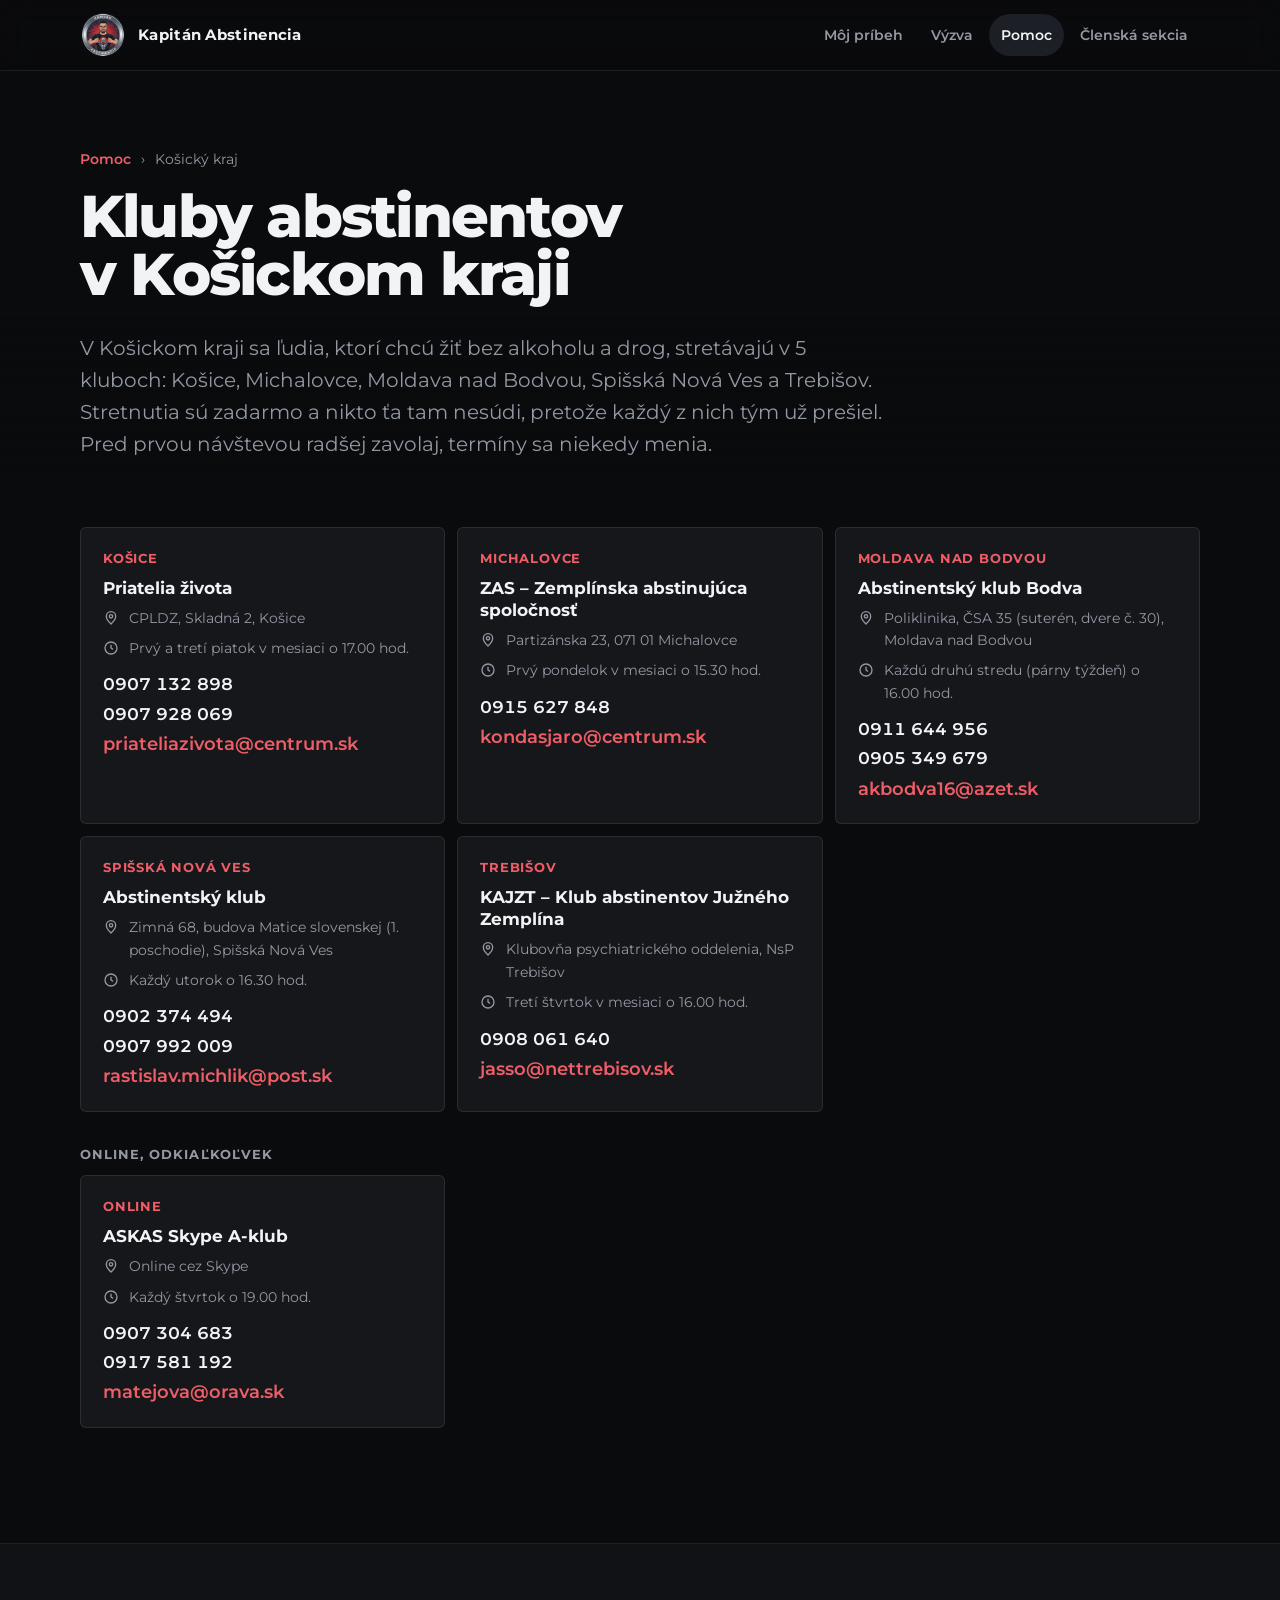
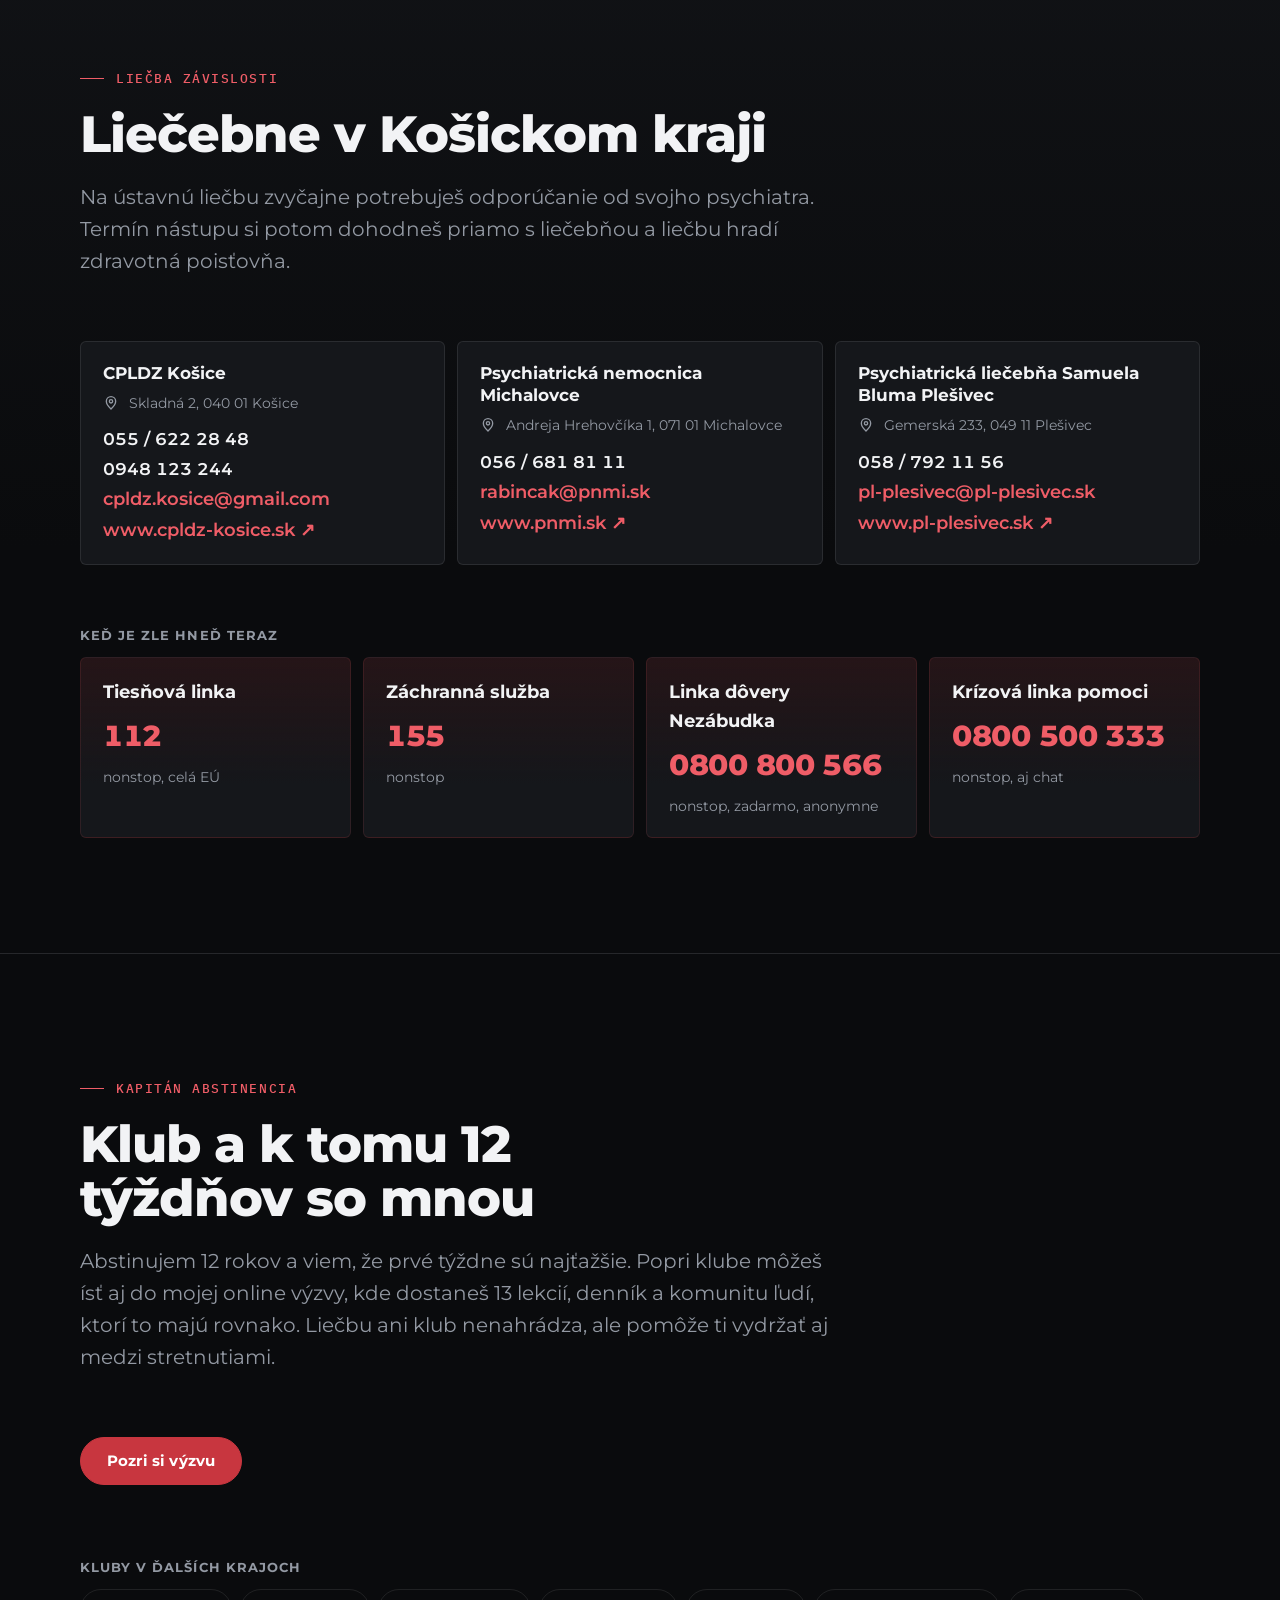
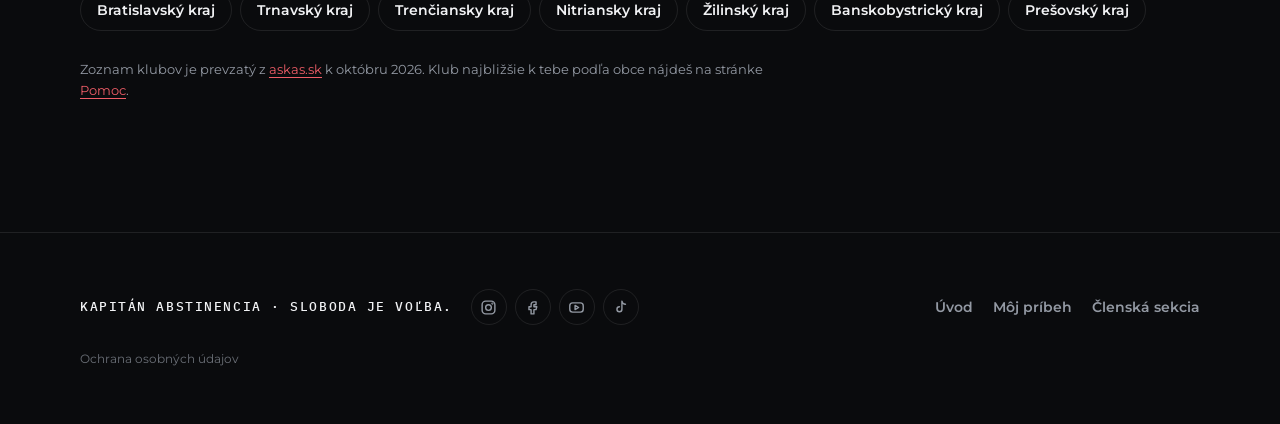
<file: kluby-abstinentov-kosicky-kraj.html>
<!doctype html>
<html lang="sk">
<head>
<meta charset="utf-8">
<meta name="viewport" content="width=device-width, initial-scale=1">
<title>Kluby abstinentov v Košickom kraji: 5 klubov a liečebne</title>
<meta name="description" content="5 klubov abstinentov v Košickom kraji s adresou, časom stretnutí a kontaktom: Košice, Michalovce, Moldava nad Bodvou, Spišská Nová Ves, Trebišov. Plus liečebne závislostí a krízové linky.">
<link rel="canonical" href="https://kapitanabstinencia.sk/kluby-abstinentov-kosicky-kraj.html">
<meta property="og:type" content="website">
<meta property="og:locale" content="sk_SK">
<meta property="og:site_name" content="Kapitán Abstinencia">
<meta property="og:title" content="Kluby abstinentov v Košickom kraji: 5 klubov a liečebne">
<meta property="og:description" content="5 klubov abstinentov v Košickom kraji s adresou, časom stretnutí a kontaktom: Košice, Michalovce, Moldava nad Bodvou, Spišská Nová Ves, Trebišov. Plus liečebne závislostí a krízové linky.">
<meta property="og:url" content="https://kapitanabstinencia.sk/kluby-abstinentov-kosicky-kraj.html">
<meta property="og:image" content="https://kapitanabstinencia.sk/obrazky/kapitan-odznak.webp">
<meta name="twitter:card" content="summary">
<script type="application/ld+json">{"@context":"https://schema.org","@graph":[{"@type":"WebPage","url":"https://kapitanabstinencia.sk/kluby-abstinentov-kosicky-kraj.html","name":"Kluby abstinentov v Košickom kraji: 5 klubov a liečebne","description":"5 klubov abstinentov v Košickom kraji s adresou, časom stretnutí a kontaktom: Košice, Michalovce, Moldava nad Bodvou, Spišská Nová Ves, Trebišov. Plus liečebne závislostí a krízové linky.","inLanguage":"sk","author":{"@type":"Person","name":"Kamil Sapár","url":"https://kapitanabstinencia.sk/vizitka.html"}},{"@type":"BreadcrumbList","itemListElement":[{"@type":"ListItem","position":1,"name":"Pomoc","item":"https://kapitanabstinencia.sk/pomoc.html"},{"@type":"ListItem","position":2,"name":"Košický kraj","item":"https://kapitanabstinencia.sk/kluby-abstinentov-kosicky-kraj.html"}]}]}</script>
<link rel="icon" href="favicon.ico" sizes="48x48">
<link rel="icon" type="image/png" sizes="96x96" href="obrazky/ikonka-96.png">
<link rel="icon" type="image/png" sizes="192x192" href="obrazky/ikonka-192.png">
<link rel="apple-touch-icon" href="obrazky/apple-touch-icon.png">
<meta name="theme-color" content="#0A0B0D">
<script>document.documentElement.classList.add('js')</script>
<link rel="stylesheet" href="assets/kapitan.css?v=49">
</head>
<body>

<header class="topbar solid">
  <div class="wrap">
    <a class="brand" href="./"><span class="brand-mark" aria-hidden="true"><img src="obrazky/kapitan-odznak.webp" alt=""></span>Kapitán Abstinencia</a>
    <nav class="nav" id="nav" aria-label="Hlavné menu">
      <a href="vizitka.html">Môj príbeh</a>
      <a href="./#vyzva">Výzva</a>
      <a href="pomoc.html" aria-current="page">Pomoc</a>
      <a href="clenska.html">Členská sekcia</a>
      <a class="nav-cta" href="./#baliky">Chcem začať</a>
    </nav>
    <button class="btn small menu-toggle" aria-expanded="false" aria-controls="nav">Menu</button>
  </div>
</header>

<main>
  <section class="hero" style="padding-top:clamp(40px,6vw,80px);padding-bottom:0;min-height:0">
    <div class="cursor-glow" aria-hidden="true"></div>
    <div class="wrap">
      <nav class="crumbs reveal" aria-label="Kde si"><a href="pomoc.html">Pomoc</a><span aria-hidden="true">›</span><span>Košický kraj</span></nav>
      <h1 class="reveal" style="--i:1;font-size:clamp(34px,4.6vw,72px);max-width:18ch;margin-bottom:28px">Kluby abstinentov v Košickom kraji</h1>
      <p class="lead reveal" style="--i:2">V Košickom kraji sa ľudia, ktorí chcú žiť bez alkoholu a drog, stretávajú v 5 kluboch: Košice, Michalovce, Moldava nad Bodvou, Spišská Nová Ves a Trebišov. Stretnutia sú zadarmo a nikto ťa tam nesúdi, pretože každý z nich tým už prešiel. Pred prvou návštevou radšej zavolaj, termíny sa niekedy menia.</p>
    </div>
  </section>

  <section id="kluby" style="padding-top:clamp(32px,4vw,56px)">
    <div class="wrap">
      <div class="club-grid">
        <div class="card club"><div class="top"><span class="town">Košice</span></div><span class="nm">Priatelia života</span><span class="row"><svg viewBox="0 0 24 24" fill="none" stroke="currentColor" stroke-width="2" aria-hidden="true"><path d="M12 21s-7-6.2-7-11.5A7 7 0 0 1 19 9.5C19 14.8 12 21 12 21z"/><circle cx="12" cy="9.5" r="2.5"/></svg><span>CPLDZ, Skladná 2, Košice</span></span><span class="row"><svg viewBox="0 0 24 24" fill="none" stroke="currentColor" stroke-width="2" aria-hidden="true"><circle cx="12" cy="12" r="9"/><path d="M12 7v5l3 2"/></svg><span>Prvý a tretí piatok v mesiaci o 17.00 hod.</span></span><span class="ctc"><a class="tel" href="tel:0907132898">0907 132 898</a><a class="tel" href="tel:0907928069">0907 928 069</a><a href="mailto:priateliazivota@centrum.sk">priateliazivota@centrum.sk</a></span></div>
        <div class="card club"><div class="top"><span class="town">Michalovce</span></div><span class="nm">ZAS – Zemplínska abstinujúca spoločnosť</span><span class="row"><svg viewBox="0 0 24 24" fill="none" stroke="currentColor" stroke-width="2" aria-hidden="true"><path d="M12 21s-7-6.2-7-11.5A7 7 0 0 1 19 9.5C19 14.8 12 21 12 21z"/><circle cx="12" cy="9.5" r="2.5"/></svg><span>Partizánska 23, 071 01 Michalovce</span></span><span class="row"><svg viewBox="0 0 24 24" fill="none" stroke="currentColor" stroke-width="2" aria-hidden="true"><circle cx="12" cy="12" r="9"/><path d="M12 7v5l3 2"/></svg><span>Prvý pondelok v mesiaci o 15.30 hod.</span></span><span class="ctc"><a class="tel" href="tel:0915627848">0915 627 848</a><a href="mailto:kondasjaro@centrum.sk">kondasjaro@centrum.sk</a></span></div>
        <div class="card club"><div class="top"><span class="town">Moldava nad Bodvou</span></div><span class="nm">Abstinentský klub Bodva</span><span class="row"><svg viewBox="0 0 24 24" fill="none" stroke="currentColor" stroke-width="2" aria-hidden="true"><path d="M12 21s-7-6.2-7-11.5A7 7 0 0 1 19 9.5C19 14.8 12 21 12 21z"/><circle cx="12" cy="9.5" r="2.5"/></svg><span>Poliklinika, ČSA 35 (suterén, dvere č. 30), Moldava nad Bodvou</span></span><span class="row"><svg viewBox="0 0 24 24" fill="none" stroke="currentColor" stroke-width="2" aria-hidden="true"><circle cx="12" cy="12" r="9"/><path d="M12 7v5l3 2"/></svg><span>Každú druhú stredu (párny týždeň) o 16.00 hod.</span></span><span class="ctc"><a class="tel" href="tel:0911644956">0911 644 956</a><a class="tel" href="tel:0905349679">0905 349 679</a><a href="mailto:akbodva16@azet.sk">akbodva16@azet.sk</a></span></div>
        <div class="card club"><div class="top"><span class="town">Spišská Nová Ves</span></div><span class="nm">Abstinentský klub</span><span class="row"><svg viewBox="0 0 24 24" fill="none" stroke="currentColor" stroke-width="2" aria-hidden="true"><path d="M12 21s-7-6.2-7-11.5A7 7 0 0 1 19 9.5C19 14.8 12 21 12 21z"/><circle cx="12" cy="9.5" r="2.5"/></svg><span>Zimná 68, budova Matice slovenskej (1. poschodie), Spišská Nová Ves</span></span><span class="row"><svg viewBox="0 0 24 24" fill="none" stroke="currentColor" stroke-width="2" aria-hidden="true"><circle cx="12" cy="12" r="9"/><path d="M12 7v5l3 2"/></svg><span>Každý utorok o 16.30 hod.</span></span><span class="ctc"><a class="tel" href="tel:0902374494">0902 374 494</a><a class="tel" href="tel:0907992009">0907 992 009</a><a href="mailto:rastislav.michlik@post.sk">rastislav.michlik@post.sk</a></span></div>
        <div class="card club"><div class="top"><span class="town">Trebišov</span></div><span class="nm">KAJZT – Klub abstinentov Južného Zemplína</span><span class="row"><svg viewBox="0 0 24 24" fill="none" stroke="currentColor" stroke-width="2" aria-hidden="true"><path d="M12 21s-7-6.2-7-11.5A7 7 0 0 1 19 9.5C19 14.8 12 21 12 21z"/><circle cx="12" cy="9.5" r="2.5"/></svg><span>Klubovňa psychiatrického oddelenia, NsP Trebišov</span></span><span class="row"><svg viewBox="0 0 24 24" fill="none" stroke="currentColor" stroke-width="2" aria-hidden="true"><circle cx="12" cy="12" r="9"/><path d="M12 7v5l3 2"/></svg><span>Tretí štvrtok v mesiaci o 16.00 hod.</span></span><span class="ctc"><a class="tel" href="tel:0908061640">0908 061 640</a><a href="mailto:jasso@nettrebisov.sk">jasso@nettrebisov.sk</a></span></div>
      </div>
      <div class="okres"><h2 class="okres-h">Online, odkiaľkoľvek</h2><div class="club-grid">
        <div class="card club"><div class="top"><span class="town">Online</span></div><span class="nm">ASKAS Skype A-klub</span><span class="row"><svg viewBox="0 0 24 24" fill="none" stroke="currentColor" stroke-width="2" aria-hidden="true"><path d="M12 21s-7-6.2-7-11.5A7 7 0 0 1 19 9.5C19 14.8 12 21 12 21z"/><circle cx="12" cy="9.5" r="2.5"/></svg><span>Online cez Skype</span></span><span class="row"><svg viewBox="0 0 24 24" fill="none" stroke="currentColor" stroke-width="2" aria-hidden="true"><circle cx="12" cy="12" r="9"/><path d="M12 7v5l3 2"/></svg><span>Každý štvrtok o 19.00 hod.</span></span><span class="ctc"><a class="tel" href="tel:0907304683">0907 304 683</a><a class="tel" href="tel:0917581192">0917 581 192</a><a href="mailto:matejova@orava.sk">matejova@orava.sk</a></span></div>
      </div></div>
    </div>
  </section>

  <section id="liecebne" class="tinted">
    <div class="wrap">
      <div class="section-head">
        <p class="eyebrow">Liečba závislosti</p>
        <h2>Liečebne v Košickom kraji</h2>
        <p class="lead">Na ústavnú liečbu zvyčajne potrebuješ odporúčanie od svojho psychiatra. Termín nástupu si potom dohodneš priamo s liečebňou a liečbu hradí zdravotná poisťovňa.</p>
      </div>
      <div class="club-grid">
        <div class="card club"><span class="nm">CPLDZ Košice</span><span class="row"><svg viewBox="0 0 24 24" fill="none" stroke="currentColor" stroke-width="2" aria-hidden="true"><path d="M12 21s-7-6.2-7-11.5A7 7 0 0 1 19 9.5C19 14.8 12 21 12 21z"/><circle cx="12" cy="9.5" r="2.5"/></svg><span>Skladná 2, 040 01 Košice</span></span><span class="ctc"><a class="tel" href="tel:0556222848">055 / 622 28 48</a><a class="tel" href="tel:0948123244">0948 123 244</a><a href="mailto:cpldz.kosice@gmail.com">cpldz.kosice@gmail.com</a><a href="https://www.cpldz-kosice.sk" target="_blank" rel="noopener">www.cpldz-kosice.sk ↗</a></span></div>
        <div class="card club"><span class="nm">Psychiatrická nemocnica Michalovce</span><span class="row"><svg viewBox="0 0 24 24" fill="none" stroke="currentColor" stroke-width="2" aria-hidden="true"><path d="M12 21s-7-6.2-7-11.5A7 7 0 0 1 19 9.5C19 14.8 12 21 12 21z"/><circle cx="12" cy="9.5" r="2.5"/></svg><span>Andreja Hrehovčíka 1, 071 01 Michalovce</span></span><span class="ctc"><a class="tel" href="tel:0566818111">056 / 681 81 11</a><a href="mailto:rabincak@pnmi.sk">rabincak@pnmi.sk</a><a href="https://www.pnmi.sk" target="_blank" rel="noopener">www.pnmi.sk ↗</a></span></div>
        <div class="card club"><span class="nm">Psychiatrická liečebňa Samuela Bluma Plešivec</span><span class="row"><svg viewBox="0 0 24 24" fill="none" stroke="currentColor" stroke-width="2" aria-hidden="true"><path d="M12 21s-7-6.2-7-11.5A7 7 0 0 1 19 9.5C19 14.8 12 21 12 21z"/><circle cx="12" cy="9.5" r="2.5"/></svg><span>Gemerská 233, 049 11 Plešivec</span></span><span class="ctc"><a class="tel" href="tel:0587921156">058 / 792 11 56</a><a href="mailto:pl-plesivec@pl-plesivec.sk">pl-plesivec@pl-plesivec.sk</a><a href="https://www.pl-plesivec.sk" target="_blank" rel="noopener">www.pl-plesivec.sk ↗</a></span></div>
      </div>
      <h2 class="okres-h" style="margin-top:clamp(40px,5vw,64px)">Keď je zle hneď teraz</h2>
      <div class="contacts"><div class="card ct urgent"><span class="nm">Tiesňová linka</span><span class="ph"><a href="tel:112">112</a></span><span class="nt">nonstop, celá EÚ</span></div><div class="card ct urgent"><span class="nm">Záchranná služba</span><span class="ph"><a href="tel:155">155</a></span><span class="nt">nonstop</span></div><div class="card ct urgent"><span class="nm">Linka dôvery Nezábudka</span><span class="ph"><a href="tel:0800800566">0800 800 566</a></span><span class="nt">nonstop, zadarmo, anonymne</span></div><div class="card ct urgent"><span class="nm">Krízová linka pomoci</span><span class="ph"><a href="tel:0800500333">0800 500 333</a></span><span class="nt">nonstop, aj chat</span></div></div>
    </div>
  </section>

  <section>
    <div class="wrap">
      <div class="section-head">
        <p class="eyebrow">Kapitán Abstinencia</p>
        <h2>Klub a k tomu 12 týždňov so mnou</h2>
        <p class="lead">Abstinujem 12 rokov a viem, že prvé týždne sú najťažšie. Popri klube môžeš ísť aj do mojej online výzvy, kde dostaneš 13 lekcií, denník a komunitu ľudí, ktorí to majú rovnako. Liečbu ani klub nenahrádza, ale pomôže ti vydržať aj medzi stretnutiami.</p>
      </div>
      <p><a class="btn btn-primary" href="./#vyzva">Pozri si výzvu</a></p>
      <h2 class="okres-h" style="margin-top:clamp(48px,6vw,80px)">Kluby v ďalších krajoch</h2>
      <div class="chip-links"><a class="chip-link" href="kluby-abstinentov-bratislavsky-kraj.html">Bratislavský kraj</a><a class="chip-link" href="kluby-abstinentov-trnavsky-kraj.html">Trnavský kraj</a><a class="chip-link" href="kluby-abstinentov-trenciansky-kraj.html">Trenčiansky kraj</a><a class="chip-link" href="kluby-abstinentov-nitriansky-kraj.html">Nitriansky kraj</a><a class="chip-link" href="kluby-abstinentov-zilinsky-kraj.html">Žilinský kraj</a><a class="chip-link" href="kluby-abstinentov-banskobystricky-kraj.html">Banskobystrický kraj</a><a class="chip-link" href="kluby-abstinentov-presovsky-kraj.html">Prešovský kraj</a></div>
      <p class="data-note">Zoznam klubov je prevzatý z <a href="https://www.askas.sk/index.php/zoznam-klubov" target="_blank" rel="noopener">askas.sk</a> k októbru 2026. Klub najbližšie k tebe podľa obce nájdeš na stránke <a href="pomoc.html#kluby">Pomoc</a>.</p>
    </div>
  </section>
</main>

<footer>
  <div class="wrap">
    <div class="foot-top">
      <div class="foot-brand"><div class="sign">Kapitán Abstinencia · Sloboda je voľba.</div><div class="foot-social"><a href="https://www.instagram.com/kapitan_abstinencia/" aria-label="Instagram" title="Instagram"><svg viewBox="0 0 24 24" aria-hidden="true"><rect x="3" y="3" width="18" height="18" rx="5"/><circle cx="12" cy="12" r="4"/><circle cx="17.5" cy="6.5" r=".6"/></svg></a><a href="https://www.facebook.com/profile.php?id=61595688814332" aria-label="Facebook" title="Facebook"><svg viewBox="0 0 24 24" aria-hidden="true"><path d="M14 8h3V4h-3a4 4 0 0 0-4 4v3H7v4h3v6h4v-6h3l1-4h-4V8z"/></svg></a><a href="https://www.youtube.com/@kapitan_abstinencia" aria-label="YouTube" title="YouTube"><svg viewBox="0 0 24 24" aria-hidden="true"><rect x="2.5" y="5.5" width="19" height="13" rx="4"/><path d="m10 9 5 3-5 3z"/></svg></a><a href="https://www.tiktok.com/@kapitan_abstinencia" aria-label="TikTok" title="TikTok"><svg viewBox="0 0 24 24" aria-hidden="true"><path d="M14 3v11.5a3.5 3.5 0 1 1-3.5-3.5M14 3c.5 2.5 2.5 4.5 5 4.5"/></svg></a></div></div>
      <nav class="foot-links" aria-label="Odkazy v päte"><a href="./">Úvod</a><a href="vizitka.html">Môj príbeh</a><a href="clenska.html">Členská sekcia</a></nav>
    </div>
    <div class="foot-priv"><a href="ochrana-udajov.html">Ochrana osobných údajov</a></div>
  </div>
</footer>

<script data-goatcounter="https://kapitanabstinencia.goatcounter.com/count" async src="//gc.zgo.at/count.js"></script>
<script src="assets/kapitan.js?v=49"></script>
</body>
</html>
</file>
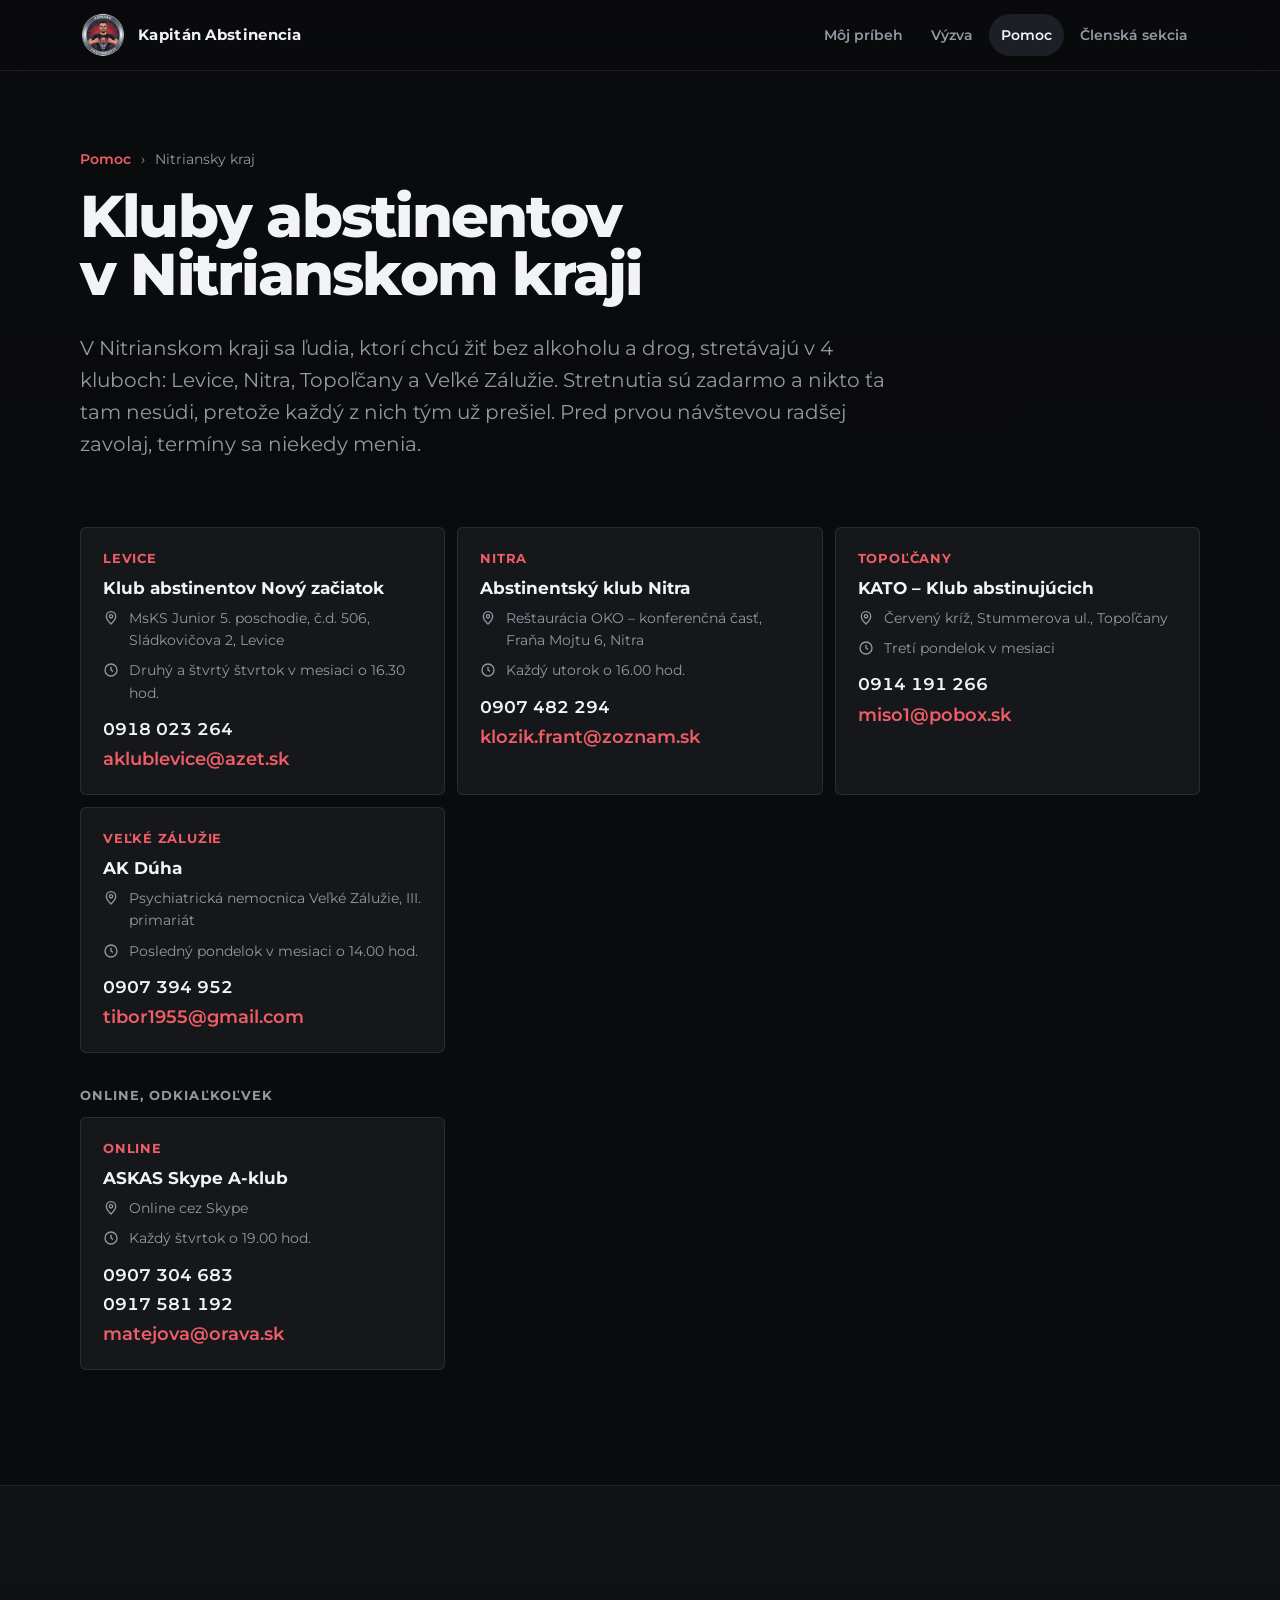
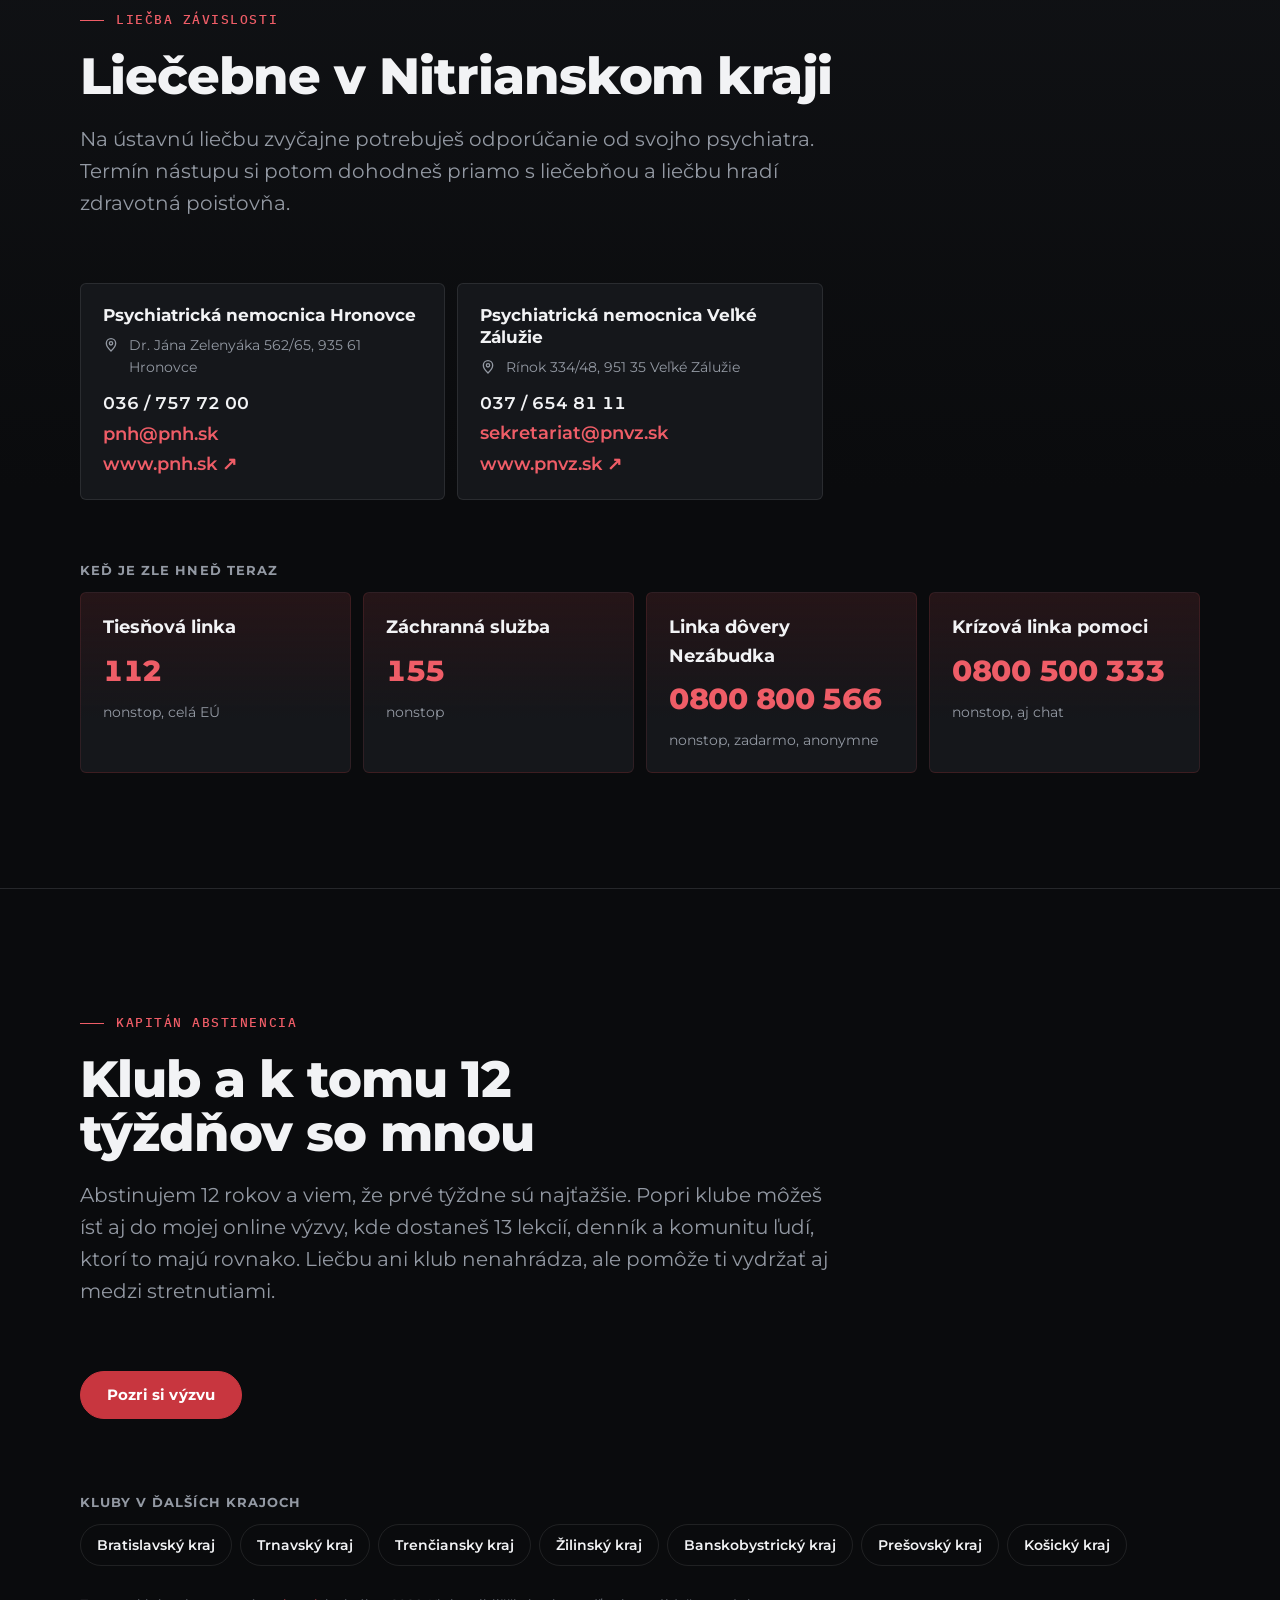
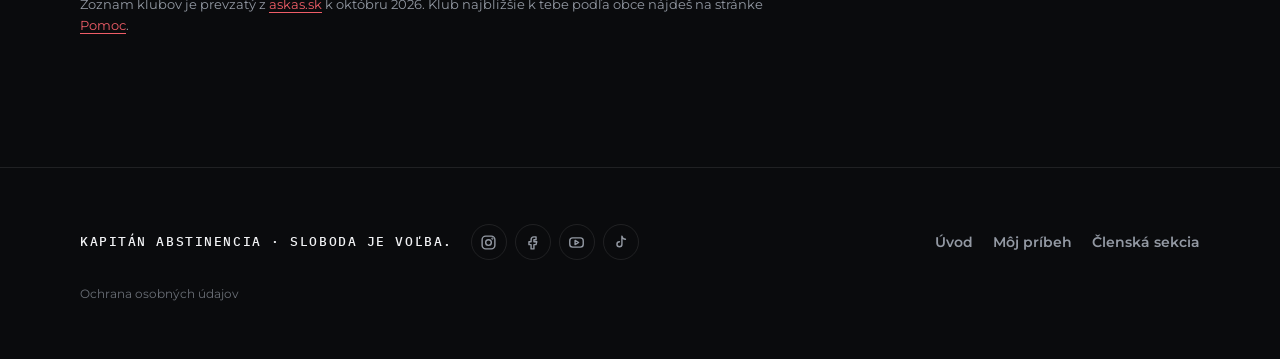
<file: kluby-abstinentov-nitriansky-kraj.html>
<!doctype html>
<html lang="sk">
<head>
<meta charset="utf-8">
<meta name="viewport" content="width=device-width, initial-scale=1">
<title>Kluby abstinentov v Nitrianskom kraji: 4 kluby a liečebne</title>
<meta name="description" content="4 kluby abstinentov v Nitrianskom kraji s adresou, časom stretnutí a kontaktom: Levice, Nitra, Topoľčany, Veľké Zálužie. Plus liečebne závislostí a krízové linky.">
<link rel="canonical" href="https://kapitanabstinencia.sk/kluby-abstinentov-nitriansky-kraj.html">
<meta property="og:type" content="website">
<meta property="og:locale" content="sk_SK">
<meta property="og:site_name" content="Kapitán Abstinencia">
<meta property="og:title" content="Kluby abstinentov v Nitrianskom kraji: 4 kluby a liečebne">
<meta property="og:description" content="4 kluby abstinentov v Nitrianskom kraji s adresou, časom stretnutí a kontaktom: Levice, Nitra, Topoľčany, Veľké Zálužie. Plus liečebne závislostí a krízové linky.">
<meta property="og:url" content="https://kapitanabstinencia.sk/kluby-abstinentov-nitriansky-kraj.html">
<meta property="og:image" content="https://kapitanabstinencia.sk/obrazky/kapitan-odznak.webp">
<meta name="twitter:card" content="summary">
<script type="application/ld+json">{"@context":"https://schema.org","@graph":[{"@type":"WebPage","url":"https://kapitanabstinencia.sk/kluby-abstinentov-nitriansky-kraj.html","name":"Kluby abstinentov v Nitrianskom kraji: 4 kluby a liečebne","description":"4 kluby abstinentov v Nitrianskom kraji s adresou, časom stretnutí a kontaktom: Levice, Nitra, Topoľčany, Veľké Zálužie. Plus liečebne závislostí a krízové linky.","inLanguage":"sk","author":{"@type":"Person","name":"Kamil Sapár","url":"https://kapitanabstinencia.sk/vizitka.html"}},{"@type":"BreadcrumbList","itemListElement":[{"@type":"ListItem","position":1,"name":"Pomoc","item":"https://kapitanabstinencia.sk/pomoc.html"},{"@type":"ListItem","position":2,"name":"Nitriansky kraj","item":"https://kapitanabstinencia.sk/kluby-abstinentov-nitriansky-kraj.html"}]}]}</script>
<link rel="icon" href="favicon.ico" sizes="48x48">
<link rel="icon" type="image/png" sizes="96x96" href="obrazky/ikonka-96.png">
<link rel="icon" type="image/png" sizes="192x192" href="obrazky/ikonka-192.png">
<link rel="apple-touch-icon" href="obrazky/apple-touch-icon.png">
<meta name="theme-color" content="#0A0B0D">
<script>document.documentElement.classList.add('js')</script>
<link rel="stylesheet" href="assets/kapitan.css?v=49">
</head>
<body>

<header class="topbar solid">
  <div class="wrap">
    <a class="brand" href="./"><span class="brand-mark" aria-hidden="true"><img src="obrazky/kapitan-odznak.webp" alt=""></span>Kapitán Abstinencia</a>
    <nav class="nav" id="nav" aria-label="Hlavné menu">
      <a href="vizitka.html">Môj príbeh</a>
      <a href="./#vyzva">Výzva</a>
      <a href="pomoc.html" aria-current="page">Pomoc</a>
      <a href="clenska.html">Členská sekcia</a>
      <a class="nav-cta" href="./#baliky">Chcem začať</a>
    </nav>
    <button class="btn small menu-toggle" aria-expanded="false" aria-controls="nav">Menu</button>
  </div>
</header>

<main>
  <section class="hero" style="padding-top:clamp(40px,6vw,80px);padding-bottom:0;min-height:0">
    <div class="cursor-glow" aria-hidden="true"></div>
    <div class="wrap">
      <nav class="crumbs reveal" aria-label="Kde si"><a href="pomoc.html">Pomoc</a><span aria-hidden="true">›</span><span>Nitriansky kraj</span></nav>
      <h1 class="reveal" style="--i:1;font-size:clamp(34px,4.6vw,72px);max-width:18ch;margin-bottom:28px">Kluby abstinentov v Nitrianskom kraji</h1>
      <p class="lead reveal" style="--i:2">V Nitrianskom kraji sa ľudia, ktorí chcú žiť bez alkoholu a drog, stretávajú v 4 kluboch: Levice, Nitra, Topoľčany a Veľké Zálužie. Stretnutia sú zadarmo a nikto ťa tam nesúdi, pretože každý z nich tým už prešiel. Pred prvou návštevou radšej zavolaj, termíny sa niekedy menia.</p>
    </div>
  </section>

  <section id="kluby" style="padding-top:clamp(32px,4vw,56px)">
    <div class="wrap">
      <div class="club-grid">
        <div class="card club"><div class="top"><span class="town">Levice</span></div><span class="nm">Klub abstinentov Nový začiatok</span><span class="row"><svg viewBox="0 0 24 24" fill="none" stroke="currentColor" stroke-width="2" aria-hidden="true"><path d="M12 21s-7-6.2-7-11.5A7 7 0 0 1 19 9.5C19 14.8 12 21 12 21z"/><circle cx="12" cy="9.5" r="2.5"/></svg><span>MsKS Junior 5. poschodie, č.d. 506, Sládkovičova 2, Levice</span></span><span class="row"><svg viewBox="0 0 24 24" fill="none" stroke="currentColor" stroke-width="2" aria-hidden="true"><circle cx="12" cy="12" r="9"/><path d="M12 7v5l3 2"/></svg><span>Druhý a štvrtý štvrtok v mesiaci o 16.30 hod.</span></span><span class="ctc"><a class="tel" href="tel:0918023264">0918 023 264</a><a href="mailto:aklublevice@azet.sk">aklublevice@azet.sk</a></span></div>
        <div class="card club"><div class="top"><span class="town">Nitra</span></div><span class="nm">Abstinentský klub Nitra</span><span class="row"><svg viewBox="0 0 24 24" fill="none" stroke="currentColor" stroke-width="2" aria-hidden="true"><path d="M12 21s-7-6.2-7-11.5A7 7 0 0 1 19 9.5C19 14.8 12 21 12 21z"/><circle cx="12" cy="9.5" r="2.5"/></svg><span>Reštaurácia OKO – konferenčná časť, Fraňa Mojtu 6, Nitra</span></span><span class="row"><svg viewBox="0 0 24 24" fill="none" stroke="currentColor" stroke-width="2" aria-hidden="true"><circle cx="12" cy="12" r="9"/><path d="M12 7v5l3 2"/></svg><span>Každý utorok o 16.00 hod.</span></span><span class="ctc"><a class="tel" href="tel:0907482294">0907 482 294</a><a href="mailto:klozik.frant@zoznam.sk">klozik.frant@zoznam.sk</a></span></div>
        <div class="card club"><div class="top"><span class="town">Topoľčany</span></div><span class="nm">KATO – Klub abstinujúcich</span><span class="row"><svg viewBox="0 0 24 24" fill="none" stroke="currentColor" stroke-width="2" aria-hidden="true"><path d="M12 21s-7-6.2-7-11.5A7 7 0 0 1 19 9.5C19 14.8 12 21 12 21z"/><circle cx="12" cy="9.5" r="2.5"/></svg><span>Červený kríž, Stummerova ul., Topoľčany</span></span><span class="row"><svg viewBox="0 0 24 24" fill="none" stroke="currentColor" stroke-width="2" aria-hidden="true"><circle cx="12" cy="12" r="9"/><path d="M12 7v5l3 2"/></svg><span>Tretí pondelok v mesiaci</span></span><span class="ctc"><a class="tel" href="tel:0914191266">0914 191 266</a><a href="mailto:miso1@pobox.sk">miso1@pobox.sk</a></span></div>
        <div class="card club"><div class="top"><span class="town">Veľké Zálužie</span></div><span class="nm">AK Dúha</span><span class="row"><svg viewBox="0 0 24 24" fill="none" stroke="currentColor" stroke-width="2" aria-hidden="true"><path d="M12 21s-7-6.2-7-11.5A7 7 0 0 1 19 9.5C19 14.8 12 21 12 21z"/><circle cx="12" cy="9.5" r="2.5"/></svg><span>Psychiatrická nemocnica Veľké Zálužie, III. primariát</span></span><span class="row"><svg viewBox="0 0 24 24" fill="none" stroke="currentColor" stroke-width="2" aria-hidden="true"><circle cx="12" cy="12" r="9"/><path d="M12 7v5l3 2"/></svg><span>Posledný pondelok v mesiaci o 14.00 hod.</span></span><span class="ctc"><a class="tel" href="tel:0907394952">0907 394 952</a><a href="mailto:tibor1955@gmail.com">tibor1955@gmail.com</a></span></div>
      </div>
      <div class="okres"><h2 class="okres-h">Online, odkiaľkoľvek</h2><div class="club-grid">
        <div class="card club"><div class="top"><span class="town">Online</span></div><span class="nm">ASKAS Skype A-klub</span><span class="row"><svg viewBox="0 0 24 24" fill="none" stroke="currentColor" stroke-width="2" aria-hidden="true"><path d="M12 21s-7-6.2-7-11.5A7 7 0 0 1 19 9.5C19 14.8 12 21 12 21z"/><circle cx="12" cy="9.5" r="2.5"/></svg><span>Online cez Skype</span></span><span class="row"><svg viewBox="0 0 24 24" fill="none" stroke="currentColor" stroke-width="2" aria-hidden="true"><circle cx="12" cy="12" r="9"/><path d="M12 7v5l3 2"/></svg><span>Každý štvrtok o 19.00 hod.</span></span><span class="ctc"><a class="tel" href="tel:0907304683">0907 304 683</a><a class="tel" href="tel:0917581192">0917 581 192</a><a href="mailto:matejova@orava.sk">matejova@orava.sk</a></span></div>
      </div></div>
    </div>
  </section>

  <section id="liecebne" class="tinted">
    <div class="wrap">
      <div class="section-head">
        <p class="eyebrow">Liečba závislosti</p>
        <h2>Liečebne v Nitrianskom kraji</h2>
        <p class="lead">Na ústavnú liečbu zvyčajne potrebuješ odporúčanie od svojho psychiatra. Termín nástupu si potom dohodneš priamo s liečebňou a liečbu hradí zdravotná poisťovňa.</p>
      </div>
      <div class="club-grid">
        <div class="card club"><span class="nm">Psychiatrická nemocnica Hronovce</span><span class="row"><svg viewBox="0 0 24 24" fill="none" stroke="currentColor" stroke-width="2" aria-hidden="true"><path d="M12 21s-7-6.2-7-11.5A7 7 0 0 1 19 9.5C19 14.8 12 21 12 21z"/><circle cx="12" cy="9.5" r="2.5"/></svg><span>Dr. Jána Zelenyáka 562/65, 935 61 Hronovce</span></span><span class="ctc"><a class="tel" href="tel:0367577200">036 / 757 72 00</a><a href="mailto:pnh@pnh.sk">pnh@pnh.sk</a><a href="https://www.pnh.sk" target="_blank" rel="noopener">www.pnh.sk ↗</a></span></div>
        <div class="card club"><span class="nm">Psychiatrická nemocnica Veľké Zálužie</span><span class="row"><svg viewBox="0 0 24 24" fill="none" stroke="currentColor" stroke-width="2" aria-hidden="true"><path d="M12 21s-7-6.2-7-11.5A7 7 0 0 1 19 9.5C19 14.8 12 21 12 21z"/><circle cx="12" cy="9.5" r="2.5"/></svg><span>Rínok 334/48, 951 35 Veľké Zálužie</span></span><span class="ctc"><a class="tel" href="tel:0376548111">037 / 654 81 11</a><a href="mailto:sekretariat@pnvz.sk">sekretariat@pnvz.sk</a><a href="https://www.pnvz.sk" target="_blank" rel="noopener">www.pnvz.sk ↗</a></span></div>
      </div>
      <h2 class="okres-h" style="margin-top:clamp(40px,5vw,64px)">Keď je zle hneď teraz</h2>
      <div class="contacts"><div class="card ct urgent"><span class="nm">Tiesňová linka</span><span class="ph"><a href="tel:112">112</a></span><span class="nt">nonstop, celá EÚ</span></div><div class="card ct urgent"><span class="nm">Záchranná služba</span><span class="ph"><a href="tel:155">155</a></span><span class="nt">nonstop</span></div><div class="card ct urgent"><span class="nm">Linka dôvery Nezábudka</span><span class="ph"><a href="tel:0800800566">0800 800 566</a></span><span class="nt">nonstop, zadarmo, anonymne</span></div><div class="card ct urgent"><span class="nm">Krízová linka pomoci</span><span class="ph"><a href="tel:0800500333">0800 500 333</a></span><span class="nt">nonstop, aj chat</span></div></div>
    </div>
  </section>

  <section>
    <div class="wrap">
      <div class="section-head">
        <p class="eyebrow">Kapitán Abstinencia</p>
        <h2>Klub a k tomu 12 týždňov so mnou</h2>
        <p class="lead">Abstinujem 12 rokov a viem, že prvé týždne sú najťažšie. Popri klube môžeš ísť aj do mojej online výzvy, kde dostaneš 13 lekcií, denník a komunitu ľudí, ktorí to majú rovnako. Liečbu ani klub nenahrádza, ale pomôže ti vydržať aj medzi stretnutiami.</p>
      </div>
      <p><a class="btn btn-primary" href="./#vyzva">Pozri si výzvu</a></p>
      <h2 class="okres-h" style="margin-top:clamp(48px,6vw,80px)">Kluby v ďalších krajoch</h2>
      <div class="chip-links"><a class="chip-link" href="kluby-abstinentov-bratislavsky-kraj.html">Bratislavský kraj</a><a class="chip-link" href="kluby-abstinentov-trnavsky-kraj.html">Trnavský kraj</a><a class="chip-link" href="kluby-abstinentov-trenciansky-kraj.html">Trenčiansky kraj</a><a class="chip-link" href="kluby-abstinentov-zilinsky-kraj.html">Žilinský kraj</a><a class="chip-link" href="kluby-abstinentov-banskobystricky-kraj.html">Banskobystrický kraj</a><a class="chip-link" href="kluby-abstinentov-presovsky-kraj.html">Prešovský kraj</a><a class="chip-link" href="kluby-abstinentov-kosicky-kraj.html">Košický kraj</a></div>
      <p class="data-note">Zoznam klubov je prevzatý z <a href="https://www.askas.sk/index.php/zoznam-klubov" target="_blank" rel="noopener">askas.sk</a> k októbru 2026. Klub najbližšie k tebe podľa obce nájdeš na stránke <a href="pomoc.html#kluby">Pomoc</a>.</p>
    </div>
  </section>
</main>

<footer>
  <div class="wrap">
    <div class="foot-top">
      <div class="foot-brand"><div class="sign">Kapitán Abstinencia · Sloboda je voľba.</div><div class="foot-social"><a href="https://www.instagram.com/kapitan_abstinencia/" aria-label="Instagram" title="Instagram"><svg viewBox="0 0 24 24" aria-hidden="true"><rect x="3" y="3" width="18" height="18" rx="5"/><circle cx="12" cy="12" r="4"/><circle cx="17.5" cy="6.5" r=".6"/></svg></a><a href="https://www.facebook.com/profile.php?id=61595688814332" aria-label="Facebook" title="Facebook"><svg viewBox="0 0 24 24" aria-hidden="true"><path d="M14 8h3V4h-3a4 4 0 0 0-4 4v3H7v4h3v6h4v-6h3l1-4h-4V8z"/></svg></a><a href="https://www.youtube.com/@kapitan_abstinencia" aria-label="YouTube" title="YouTube"><svg viewBox="0 0 24 24" aria-hidden="true"><rect x="2.5" y="5.5" width="19" height="13" rx="4"/><path d="m10 9 5 3-5 3z"/></svg></a><a href="https://www.tiktok.com/@kapitan_abstinencia" aria-label="TikTok" title="TikTok"><svg viewBox="0 0 24 24" aria-hidden="true"><path d="M14 3v11.5a3.5 3.5 0 1 1-3.5-3.5M14 3c.5 2.5 2.5 4.5 5 4.5"/></svg></a></div></div>
      <nav class="foot-links" aria-label="Odkazy v päte"><a href="./">Úvod</a><a href="vizitka.html">Môj príbeh</a><a href="clenska.html">Členská sekcia</a></nav>
    </div>
    <div class="foot-priv"><a href="ochrana-udajov.html">Ochrana osobných údajov</a></div>
  </div>
</footer>

<script data-goatcounter="https://kapitanabstinencia.goatcounter.com/count" async src="//gc.zgo.at/count.js"></script>
<script src="assets/kapitan.js?v=49"></script>
</body>
</html>
</file>
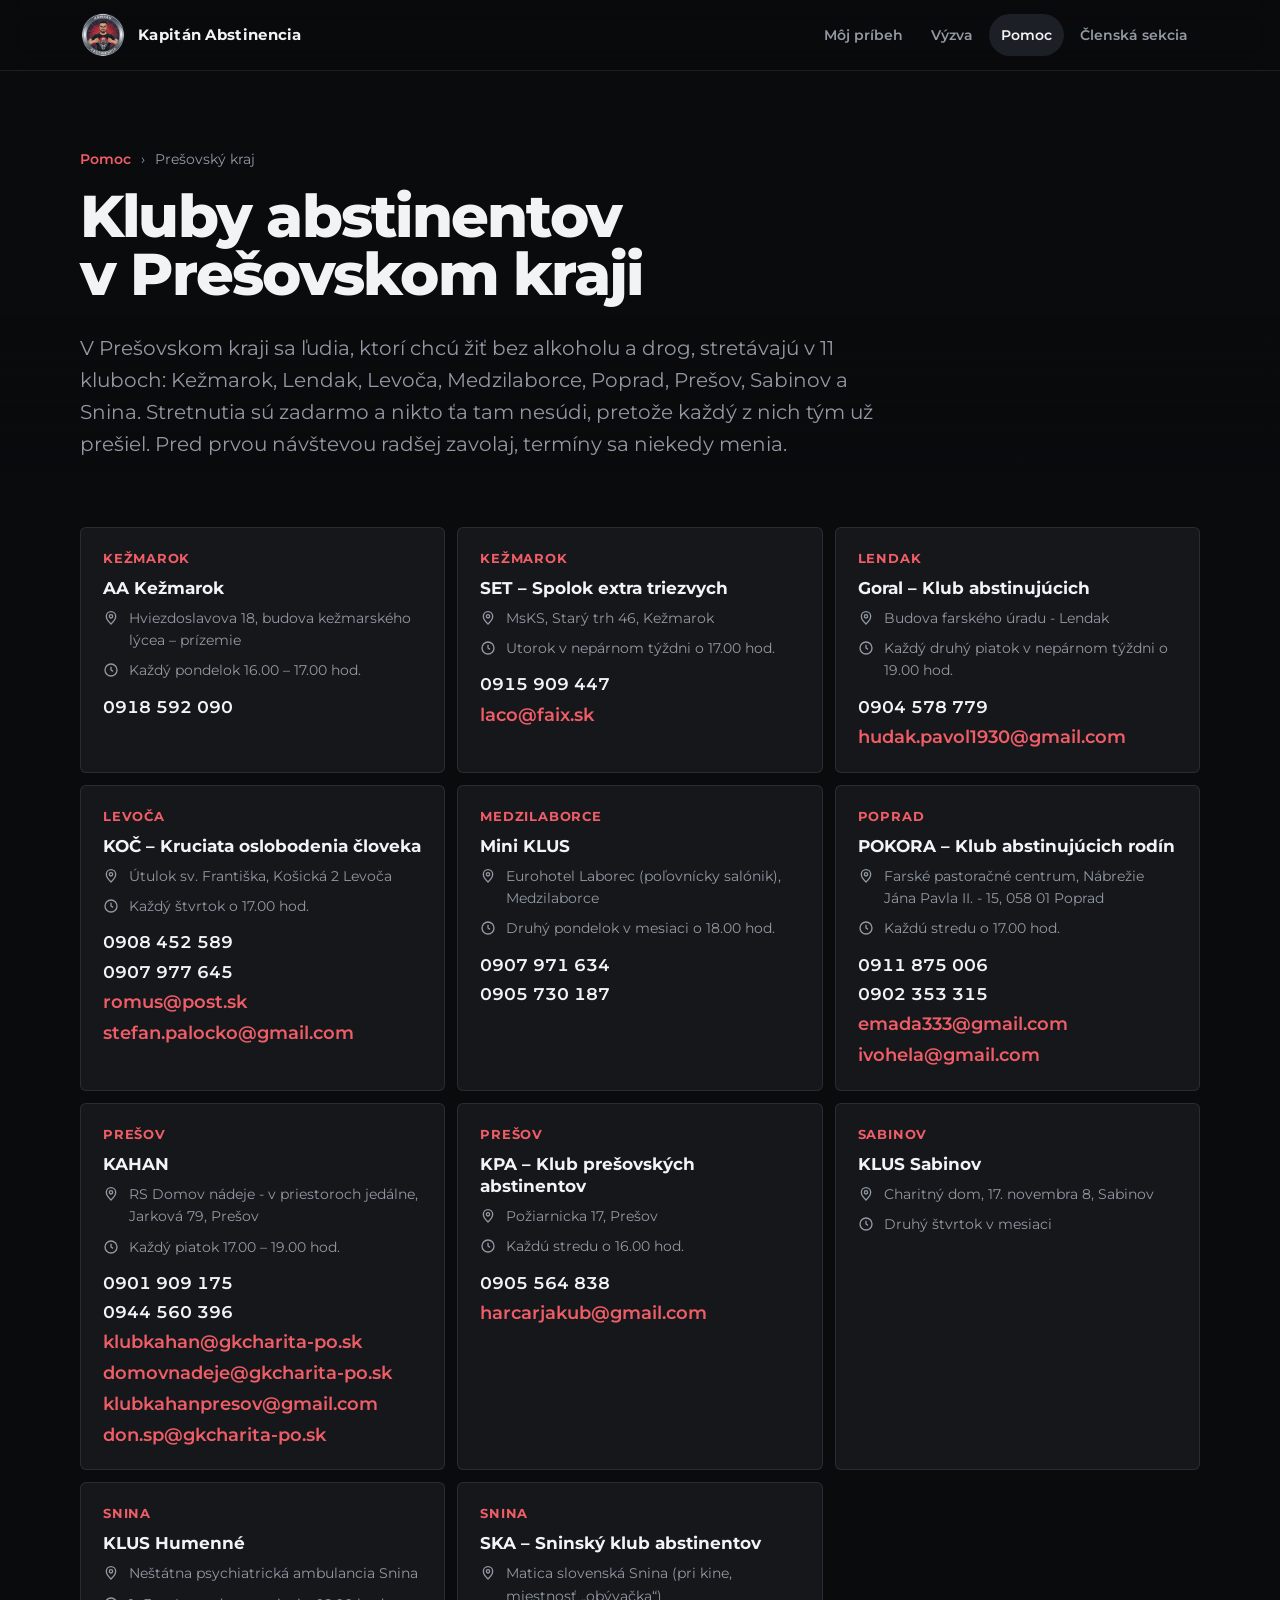
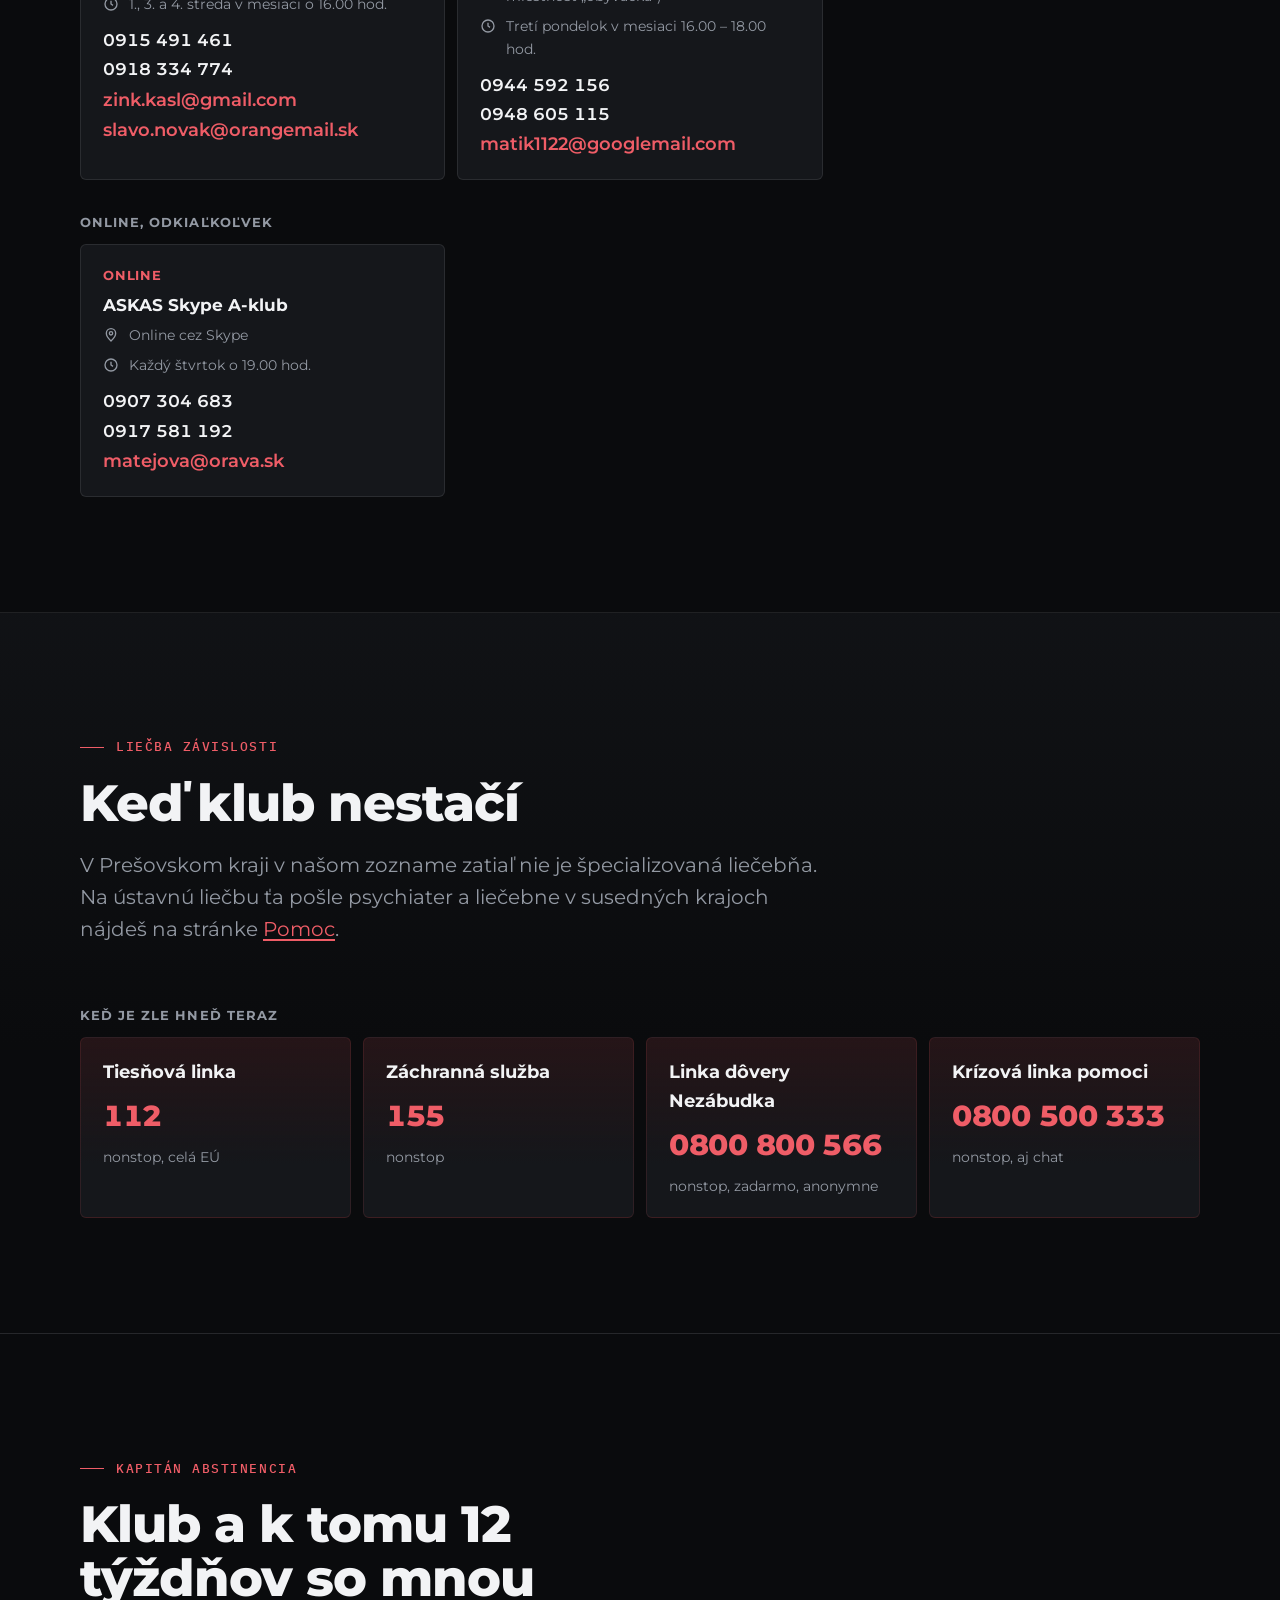
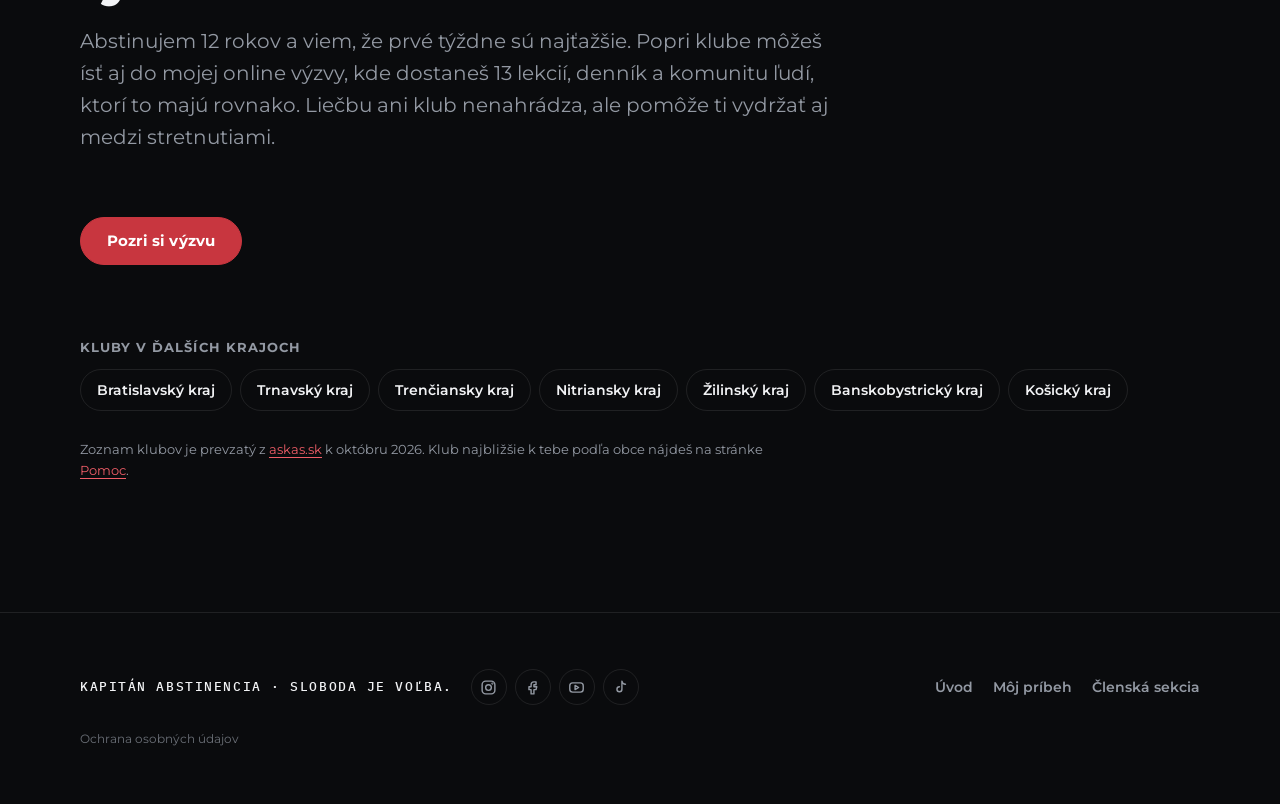
<file: kluby-abstinentov-presovsky-kraj.html>
<!doctype html>
<html lang="sk">
<head>
<meta charset="utf-8">
<meta name="viewport" content="width=device-width, initial-scale=1">
<title>Kluby abstinentov v Prešovskom kraji: 11 klubov</title>
<meta name="description" content="11 klubov abstinentov v Prešovskom kraji s adresou, časom stretnutí a kontaktom: Kežmarok, Lendak, Levoča, Medzilaborce, Poprad a ďalšie. Plus a krízové linky.">
<link rel="canonical" href="https://kapitanabstinencia.sk/kluby-abstinentov-presovsky-kraj.html">
<meta property="og:type" content="website">
<meta property="og:locale" content="sk_SK">
<meta property="og:site_name" content="Kapitán Abstinencia">
<meta property="og:title" content="Kluby abstinentov v Prešovskom kraji: 11 klubov">
<meta property="og:description" content="11 klubov abstinentov v Prešovskom kraji s adresou, časom stretnutí a kontaktom: Kežmarok, Lendak, Levoča, Medzilaborce, Poprad a ďalšie. Plus a krízové linky.">
<meta property="og:url" content="https://kapitanabstinencia.sk/kluby-abstinentov-presovsky-kraj.html">
<meta property="og:image" content="https://kapitanabstinencia.sk/obrazky/kapitan-odznak.webp">
<meta name="twitter:card" content="summary">
<script type="application/ld+json">{"@context":"https://schema.org","@graph":[{"@type":"WebPage","url":"https://kapitanabstinencia.sk/kluby-abstinentov-presovsky-kraj.html","name":"Kluby abstinentov v Prešovskom kraji: 11 klubov","description":"11 klubov abstinentov v Prešovskom kraji s adresou, časom stretnutí a kontaktom: Kežmarok, Lendak, Levoča, Medzilaborce, Poprad a ďalšie. Plus a krízové linky.","inLanguage":"sk","author":{"@type":"Person","name":"Kamil Sapár","url":"https://kapitanabstinencia.sk/vizitka.html"}},{"@type":"BreadcrumbList","itemListElement":[{"@type":"ListItem","position":1,"name":"Pomoc","item":"https://kapitanabstinencia.sk/pomoc.html"},{"@type":"ListItem","position":2,"name":"Prešovský kraj","item":"https://kapitanabstinencia.sk/kluby-abstinentov-presovsky-kraj.html"}]}]}</script>
<link rel="icon" href="favicon.ico" sizes="48x48">
<link rel="icon" type="image/png" sizes="96x96" href="obrazky/ikonka-96.png">
<link rel="icon" type="image/png" sizes="192x192" href="obrazky/ikonka-192.png">
<link rel="apple-touch-icon" href="obrazky/apple-touch-icon.png">
<meta name="theme-color" content="#0A0B0D">
<script>document.documentElement.classList.add('js')</script>
<link rel="stylesheet" href="assets/kapitan.css?v=49">
</head>
<body>

<header class="topbar solid">
  <div class="wrap">
    <a class="brand" href="./"><span class="brand-mark" aria-hidden="true"><img src="obrazky/kapitan-odznak.webp" alt=""></span>Kapitán Abstinencia</a>
    <nav class="nav" id="nav" aria-label="Hlavné menu">
      <a href="vizitka.html">Môj príbeh</a>
      <a href="./#vyzva">Výzva</a>
      <a href="pomoc.html" aria-current="page">Pomoc</a>
      <a href="clenska.html">Členská sekcia</a>
      <a class="nav-cta" href="./#baliky">Chcem začať</a>
    </nav>
    <button class="btn small menu-toggle" aria-expanded="false" aria-controls="nav">Menu</button>
  </div>
</header>

<main>
  <section class="hero" style="padding-top:clamp(40px,6vw,80px);padding-bottom:0;min-height:0">
    <div class="cursor-glow" aria-hidden="true"></div>
    <div class="wrap">
      <nav class="crumbs reveal" aria-label="Kde si"><a href="pomoc.html">Pomoc</a><span aria-hidden="true">›</span><span>Prešovský kraj</span></nav>
      <h1 class="reveal" style="--i:1;font-size:clamp(34px,4.6vw,72px);max-width:18ch;margin-bottom:28px">Kluby abstinentov v Prešovskom kraji</h1>
      <p class="lead reveal" style="--i:2">V Prešovskom kraji sa ľudia, ktorí chcú žiť bez alkoholu a drog, stretávajú v 11 kluboch: Kežmarok, Lendak, Levoča, Medzilaborce, Poprad, Prešov, Sabinov a Snina. Stretnutia sú zadarmo a nikto ťa tam nesúdi, pretože každý z nich tým už prešiel. Pred prvou návštevou radšej zavolaj, termíny sa niekedy menia.</p>
    </div>
  </section>

  <section id="kluby" style="padding-top:clamp(32px,4vw,56px)">
    <div class="wrap">
      <div class="club-grid">
        <div class="card club"><div class="top"><span class="town">Kežmarok</span></div><span class="nm">AA Kežmarok</span><span class="row"><svg viewBox="0 0 24 24" fill="none" stroke="currentColor" stroke-width="2" aria-hidden="true"><path d="M12 21s-7-6.2-7-11.5A7 7 0 0 1 19 9.5C19 14.8 12 21 12 21z"/><circle cx="12" cy="9.5" r="2.5"/></svg><span>Hviezdoslavova 18, budova kežmarského lýcea – prízemie</span></span><span class="row"><svg viewBox="0 0 24 24" fill="none" stroke="currentColor" stroke-width="2" aria-hidden="true"><circle cx="12" cy="12" r="9"/><path d="M12 7v5l3 2"/></svg><span>Každý pondelok 16.00 – 17.00 hod.</span></span><span class="ctc"><a class="tel" href="tel:0918592090">0918 592 090</a></span></div>
        <div class="card club"><div class="top"><span class="town">Kežmarok</span></div><span class="nm">SET – Spolok extra triezvych</span><span class="row"><svg viewBox="0 0 24 24" fill="none" stroke="currentColor" stroke-width="2" aria-hidden="true"><path d="M12 21s-7-6.2-7-11.5A7 7 0 0 1 19 9.5C19 14.8 12 21 12 21z"/><circle cx="12" cy="9.5" r="2.5"/></svg><span>MsKS, Starý trh 46, Kežmarok</span></span><span class="row"><svg viewBox="0 0 24 24" fill="none" stroke="currentColor" stroke-width="2" aria-hidden="true"><circle cx="12" cy="12" r="9"/><path d="M12 7v5l3 2"/></svg><span>Utorok v nepárnom týždni o 17.00 hod.</span></span><span class="ctc"><a class="tel" href="tel:0915909447">0915 909 447</a><a href="mailto:laco@faix.sk">laco@faix.sk</a></span></div>
        <div class="card club"><div class="top"><span class="town">Lendak</span></div><span class="nm">Goral – Klub abstinujúcich</span><span class="row"><svg viewBox="0 0 24 24" fill="none" stroke="currentColor" stroke-width="2" aria-hidden="true"><path d="M12 21s-7-6.2-7-11.5A7 7 0 0 1 19 9.5C19 14.8 12 21 12 21z"/><circle cx="12" cy="9.5" r="2.5"/></svg><span>Budova farského úradu - Lendak</span></span><span class="row"><svg viewBox="0 0 24 24" fill="none" stroke="currentColor" stroke-width="2" aria-hidden="true"><circle cx="12" cy="12" r="9"/><path d="M12 7v5l3 2"/></svg><span>Každý druhý piatok v nepárnom týždni o 19.00 hod.</span></span><span class="ctc"><a class="tel" href="tel:0904578779">0904 578 779</a><a href="mailto:hudak.pavol1930@gmail.com">hudak.pavol1930@gmail.com</a></span></div>
        <div class="card club"><div class="top"><span class="town">Levoča</span></div><span class="nm">KOČ – Kruciata oslobodenia človeka</span><span class="row"><svg viewBox="0 0 24 24" fill="none" stroke="currentColor" stroke-width="2" aria-hidden="true"><path d="M12 21s-7-6.2-7-11.5A7 7 0 0 1 19 9.5C19 14.8 12 21 12 21z"/><circle cx="12" cy="9.5" r="2.5"/></svg><span>Útulok sv. Františka, Košická 2 Levoča</span></span><span class="row"><svg viewBox="0 0 24 24" fill="none" stroke="currentColor" stroke-width="2" aria-hidden="true"><circle cx="12" cy="12" r="9"/><path d="M12 7v5l3 2"/></svg><span>Každý štvrtok o 17.00 hod.</span></span><span class="ctc"><a class="tel" href="tel:0908452589">0908 452 589</a><a class="tel" href="tel:0907977645">0907 977 645</a><a href="mailto:romus@post.sk">romus@post.sk</a><a href="mailto:stefan.palocko@gmail.com">stefan.palocko@gmail.com</a></span></div>
        <div class="card club"><div class="top"><span class="town">Medzilaborce</span></div><span class="nm">Mini KLUS</span><span class="row"><svg viewBox="0 0 24 24" fill="none" stroke="currentColor" stroke-width="2" aria-hidden="true"><path d="M12 21s-7-6.2-7-11.5A7 7 0 0 1 19 9.5C19 14.8 12 21 12 21z"/><circle cx="12" cy="9.5" r="2.5"/></svg><span>Eurohotel Laborec (poľovnícky salónik), Medzilaborce</span></span><span class="row"><svg viewBox="0 0 24 24" fill="none" stroke="currentColor" stroke-width="2" aria-hidden="true"><circle cx="12" cy="12" r="9"/><path d="M12 7v5l3 2"/></svg><span>Druhý pondelok v mesiaci o 18.00 hod.</span></span><span class="ctc"><a class="tel" href="tel:0907971634">0907 971 634</a><a class="tel" href="tel:0905730187">0905 730 187</a></span></div>
        <div class="card club"><div class="top"><span class="town">Poprad</span></div><span class="nm">POKORA – Klub abstinujúcich rodín</span><span class="row"><svg viewBox="0 0 24 24" fill="none" stroke="currentColor" stroke-width="2" aria-hidden="true"><path d="M12 21s-7-6.2-7-11.5A7 7 0 0 1 19 9.5C19 14.8 12 21 12 21z"/><circle cx="12" cy="9.5" r="2.5"/></svg><span>Farské pastoračné centrum, Nábrežie Jána Pavla II. - 15, 058 01 Poprad</span></span><span class="row"><svg viewBox="0 0 24 24" fill="none" stroke="currentColor" stroke-width="2" aria-hidden="true"><circle cx="12" cy="12" r="9"/><path d="M12 7v5l3 2"/></svg><span>Každú stredu o 17.00 hod.</span></span><span class="ctc"><a class="tel" href="tel:0911875006">0911 875 006</a><a class="tel" href="tel:0902353315">0902 353 315</a><a href="mailto:emada333@gmail.com">emada333@gmail.com</a><a href="mailto:ivohela@gmail.com">ivohela@gmail.com</a></span></div>
        <div class="card club"><div class="top"><span class="town">Prešov</span></div><span class="nm">KAHAN</span><span class="row"><svg viewBox="0 0 24 24" fill="none" stroke="currentColor" stroke-width="2" aria-hidden="true"><path d="M12 21s-7-6.2-7-11.5A7 7 0 0 1 19 9.5C19 14.8 12 21 12 21z"/><circle cx="12" cy="9.5" r="2.5"/></svg><span>RS Domov nádeje - v priestoroch jedálne, Jarková 79, Prešov</span></span><span class="row"><svg viewBox="0 0 24 24" fill="none" stroke="currentColor" stroke-width="2" aria-hidden="true"><circle cx="12" cy="12" r="9"/><path d="M12 7v5l3 2"/></svg><span>Každý piatok 17.00 – 19.00 hod.</span></span><span class="ctc"><a class="tel" href="tel:0901909175">0901 909 175</a><a class="tel" href="tel:0944560396">0944 560 396</a><a href="mailto:klubkahan@gkcharita-po.sk">klubkahan@gkcharita-po.sk</a><a href="mailto:domovnadeje@gkcharita-po.sk">domovnadeje@gkcharita-po.sk</a><a href="mailto:klubkahanpresov@gmail.com">klubkahanpresov@gmail.com</a><a href="mailto:don.sp@gkcharita-po.sk">don.sp@gkcharita-po.sk</a></span></div>
        <div class="card club"><div class="top"><span class="town">Prešov</span></div><span class="nm">KPA – Klub prešovských abstinentov</span><span class="row"><svg viewBox="0 0 24 24" fill="none" stroke="currentColor" stroke-width="2" aria-hidden="true"><path d="M12 21s-7-6.2-7-11.5A7 7 0 0 1 19 9.5C19 14.8 12 21 12 21z"/><circle cx="12" cy="9.5" r="2.5"/></svg><span>Požiarnicka 17, Prešov</span></span><span class="row"><svg viewBox="0 0 24 24" fill="none" stroke="currentColor" stroke-width="2" aria-hidden="true"><circle cx="12" cy="12" r="9"/><path d="M12 7v5l3 2"/></svg><span>Každú stredu o 16.00 hod.</span></span><span class="ctc"><a class="tel" href="tel:0905564838">0905 564 838</a><a href="mailto:harcarjakub@gmail.com">harcarjakub@gmail.com</a></span></div>
        <div class="card club"><div class="top"><span class="town">Sabinov</span></div><span class="nm">KLUS Sabinov</span><span class="row"><svg viewBox="0 0 24 24" fill="none" stroke="currentColor" stroke-width="2" aria-hidden="true"><path d="M12 21s-7-6.2-7-11.5A7 7 0 0 1 19 9.5C19 14.8 12 21 12 21z"/><circle cx="12" cy="9.5" r="2.5"/></svg><span>Charitný dom, 17. novembra 8, Sabinov</span></span><span class="row"><svg viewBox="0 0 24 24" fill="none" stroke="currentColor" stroke-width="2" aria-hidden="true"><circle cx="12" cy="12" r="9"/><path d="M12 7v5l3 2"/></svg><span>Druhý štvrtok v mesiaci</span></span><span class="ctc"></span></div>
        <div class="card club"><div class="top"><span class="town">Snina</span></div><span class="nm">KLUS Humenné</span><span class="row"><svg viewBox="0 0 24 24" fill="none" stroke="currentColor" stroke-width="2" aria-hidden="true"><path d="M12 21s-7-6.2-7-11.5A7 7 0 0 1 19 9.5C19 14.8 12 21 12 21z"/><circle cx="12" cy="9.5" r="2.5"/></svg><span>Neštátna psychiatrická ambulancia Snina</span></span><span class="row"><svg viewBox="0 0 24 24" fill="none" stroke="currentColor" stroke-width="2" aria-hidden="true"><circle cx="12" cy="12" r="9"/><path d="M12 7v5l3 2"/></svg><span>1., 3. a 4. streda v mesiaci o 16.00 hod.</span></span><span class="ctc"><a class="tel" href="tel:0915491461">0915 491 461</a><a class="tel" href="tel:0918334774">0918 334 774</a><a href="mailto:zink.kasl@gmail.com">zink.kasl@gmail.com</a><a href="mailto:slavo.novak@orangemail.sk">slavo.novak@orangemail.sk</a></span></div>
        <div class="card club"><div class="top"><span class="town">Snina</span></div><span class="nm">SKA – Sninský klub abstinentov</span><span class="row"><svg viewBox="0 0 24 24" fill="none" stroke="currentColor" stroke-width="2" aria-hidden="true"><path d="M12 21s-7-6.2-7-11.5A7 7 0 0 1 19 9.5C19 14.8 12 21 12 21z"/><circle cx="12" cy="9.5" r="2.5"/></svg><span>Matica slovenská Snina (pri kine, miestnosť „obývačka“)</span></span><span class="row"><svg viewBox="0 0 24 24" fill="none" stroke="currentColor" stroke-width="2" aria-hidden="true"><circle cx="12" cy="12" r="9"/><path d="M12 7v5l3 2"/></svg><span>Tretí pondelok v mesiaci 16.00 – 18.00 hod.</span></span><span class="ctc"><a class="tel" href="tel:0944592156">0944 592 156</a><a class="tel" href="tel:0948605115">0948 605 115</a><a href="mailto:matik1122@googlemail.com">matik1122@googlemail.com</a></span></div>
      </div>
      <div class="okres"><h2 class="okres-h">Online, odkiaľkoľvek</h2><div class="club-grid">
        <div class="card club"><div class="top"><span class="town">Online</span></div><span class="nm">ASKAS Skype A-klub</span><span class="row"><svg viewBox="0 0 24 24" fill="none" stroke="currentColor" stroke-width="2" aria-hidden="true"><path d="M12 21s-7-6.2-7-11.5A7 7 0 0 1 19 9.5C19 14.8 12 21 12 21z"/><circle cx="12" cy="9.5" r="2.5"/></svg><span>Online cez Skype</span></span><span class="row"><svg viewBox="0 0 24 24" fill="none" stroke="currentColor" stroke-width="2" aria-hidden="true"><circle cx="12" cy="12" r="9"/><path d="M12 7v5l3 2"/></svg><span>Každý štvrtok o 19.00 hod.</span></span><span class="ctc"><a class="tel" href="tel:0907304683">0907 304 683</a><a class="tel" href="tel:0917581192">0917 581 192</a><a href="mailto:matejova@orava.sk">matejova@orava.sk</a></span></div>
      </div></div>
    </div>
  </section>

  <section id="liecebne" class="tinted">
    <div class="wrap">
      <div class="section-head">
        <p class="eyebrow">Liečba závislosti</p>
        <h2>Keď klub nestačí</h2>
        <p class="lead">V Prešovskom kraji v našom zozname zatiaľ nie je špecializovaná liečebňa. Na ústavnú liečbu ťa pošle psychiater a liečebne v susedných krajoch nájdeš na stránke <a href="pomoc.html#liecebne">Pomoc</a>.</p>
      </div>
      <h2 class="okres-h" style="margin-top:clamp(40px,5vw,64px)">Keď je zle hneď teraz</h2>
      <div class="contacts"><div class="card ct urgent"><span class="nm">Tiesňová linka</span><span class="ph"><a href="tel:112">112</a></span><span class="nt">nonstop, celá EÚ</span></div><div class="card ct urgent"><span class="nm">Záchranná služba</span><span class="ph"><a href="tel:155">155</a></span><span class="nt">nonstop</span></div><div class="card ct urgent"><span class="nm">Linka dôvery Nezábudka</span><span class="ph"><a href="tel:0800800566">0800 800 566</a></span><span class="nt">nonstop, zadarmo, anonymne</span></div><div class="card ct urgent"><span class="nm">Krízová linka pomoci</span><span class="ph"><a href="tel:0800500333">0800 500 333</a></span><span class="nt">nonstop, aj chat</span></div></div>
    </div>
  </section>

  <section>
    <div class="wrap">
      <div class="section-head">
        <p class="eyebrow">Kapitán Abstinencia</p>
        <h2>Klub a k tomu 12 týždňov so mnou</h2>
        <p class="lead">Abstinujem 12 rokov a viem, že prvé týždne sú najťažšie. Popri klube môžeš ísť aj do mojej online výzvy, kde dostaneš 13 lekcií, denník a komunitu ľudí, ktorí to majú rovnako. Liečbu ani klub nenahrádza, ale pomôže ti vydržať aj medzi stretnutiami.</p>
      </div>
      <p><a class="btn btn-primary" href="./#vyzva">Pozri si výzvu</a></p>
      <h2 class="okres-h" style="margin-top:clamp(48px,6vw,80px)">Kluby v ďalších krajoch</h2>
      <div class="chip-links"><a class="chip-link" href="kluby-abstinentov-bratislavsky-kraj.html">Bratislavský kraj</a><a class="chip-link" href="kluby-abstinentov-trnavsky-kraj.html">Trnavský kraj</a><a class="chip-link" href="kluby-abstinentov-trenciansky-kraj.html">Trenčiansky kraj</a><a class="chip-link" href="kluby-abstinentov-nitriansky-kraj.html">Nitriansky kraj</a><a class="chip-link" href="kluby-abstinentov-zilinsky-kraj.html">Žilinský kraj</a><a class="chip-link" href="kluby-abstinentov-banskobystricky-kraj.html">Banskobystrický kraj</a><a class="chip-link" href="kluby-abstinentov-kosicky-kraj.html">Košický kraj</a></div>
      <p class="data-note">Zoznam klubov je prevzatý z <a href="https://www.askas.sk/index.php/zoznam-klubov" target="_blank" rel="noopener">askas.sk</a> k októbru 2026. Klub najbližšie k tebe podľa obce nájdeš na stránke <a href="pomoc.html#kluby">Pomoc</a>.</p>
    </div>
  </section>
</main>

<footer>
  <div class="wrap">
    <div class="foot-top">
      <div class="foot-brand"><div class="sign">Kapitán Abstinencia · Sloboda je voľba.</div><div class="foot-social"><a href="https://www.instagram.com/kapitan_abstinencia/" aria-label="Instagram" title="Instagram"><svg viewBox="0 0 24 24" aria-hidden="true"><rect x="3" y="3" width="18" height="18" rx="5"/><circle cx="12" cy="12" r="4"/><circle cx="17.5" cy="6.5" r=".6"/></svg></a><a href="https://www.facebook.com/profile.php?id=61595688814332" aria-label="Facebook" title="Facebook"><svg viewBox="0 0 24 24" aria-hidden="true"><path d="M14 8h3V4h-3a4 4 0 0 0-4 4v3H7v4h3v6h4v-6h3l1-4h-4V8z"/></svg></a><a href="https://www.youtube.com/@kapitan_abstinencia" aria-label="YouTube" title="YouTube"><svg viewBox="0 0 24 24" aria-hidden="true"><rect x="2.5" y="5.5" width="19" height="13" rx="4"/><path d="m10 9 5 3-5 3z"/></svg></a><a href="https://www.tiktok.com/@kapitan_abstinencia" aria-label="TikTok" title="TikTok"><svg viewBox="0 0 24 24" aria-hidden="true"><path d="M14 3v11.5a3.5 3.5 0 1 1-3.5-3.5M14 3c.5 2.5 2.5 4.5 5 4.5"/></svg></a></div></div>
      <nav class="foot-links" aria-label="Odkazy v päte"><a href="./">Úvod</a><a href="vizitka.html">Môj príbeh</a><a href="clenska.html">Členská sekcia</a></nav>
    </div>
    <div class="foot-priv"><a href="ochrana-udajov.html">Ochrana osobných údajov</a></div>
  </div>
</footer>

<script data-goatcounter="https://kapitanabstinencia.goatcounter.com/count" async src="//gc.zgo.at/count.js"></script>
<script src="assets/kapitan.js?v=49"></script>
</body>
</html>
</file>
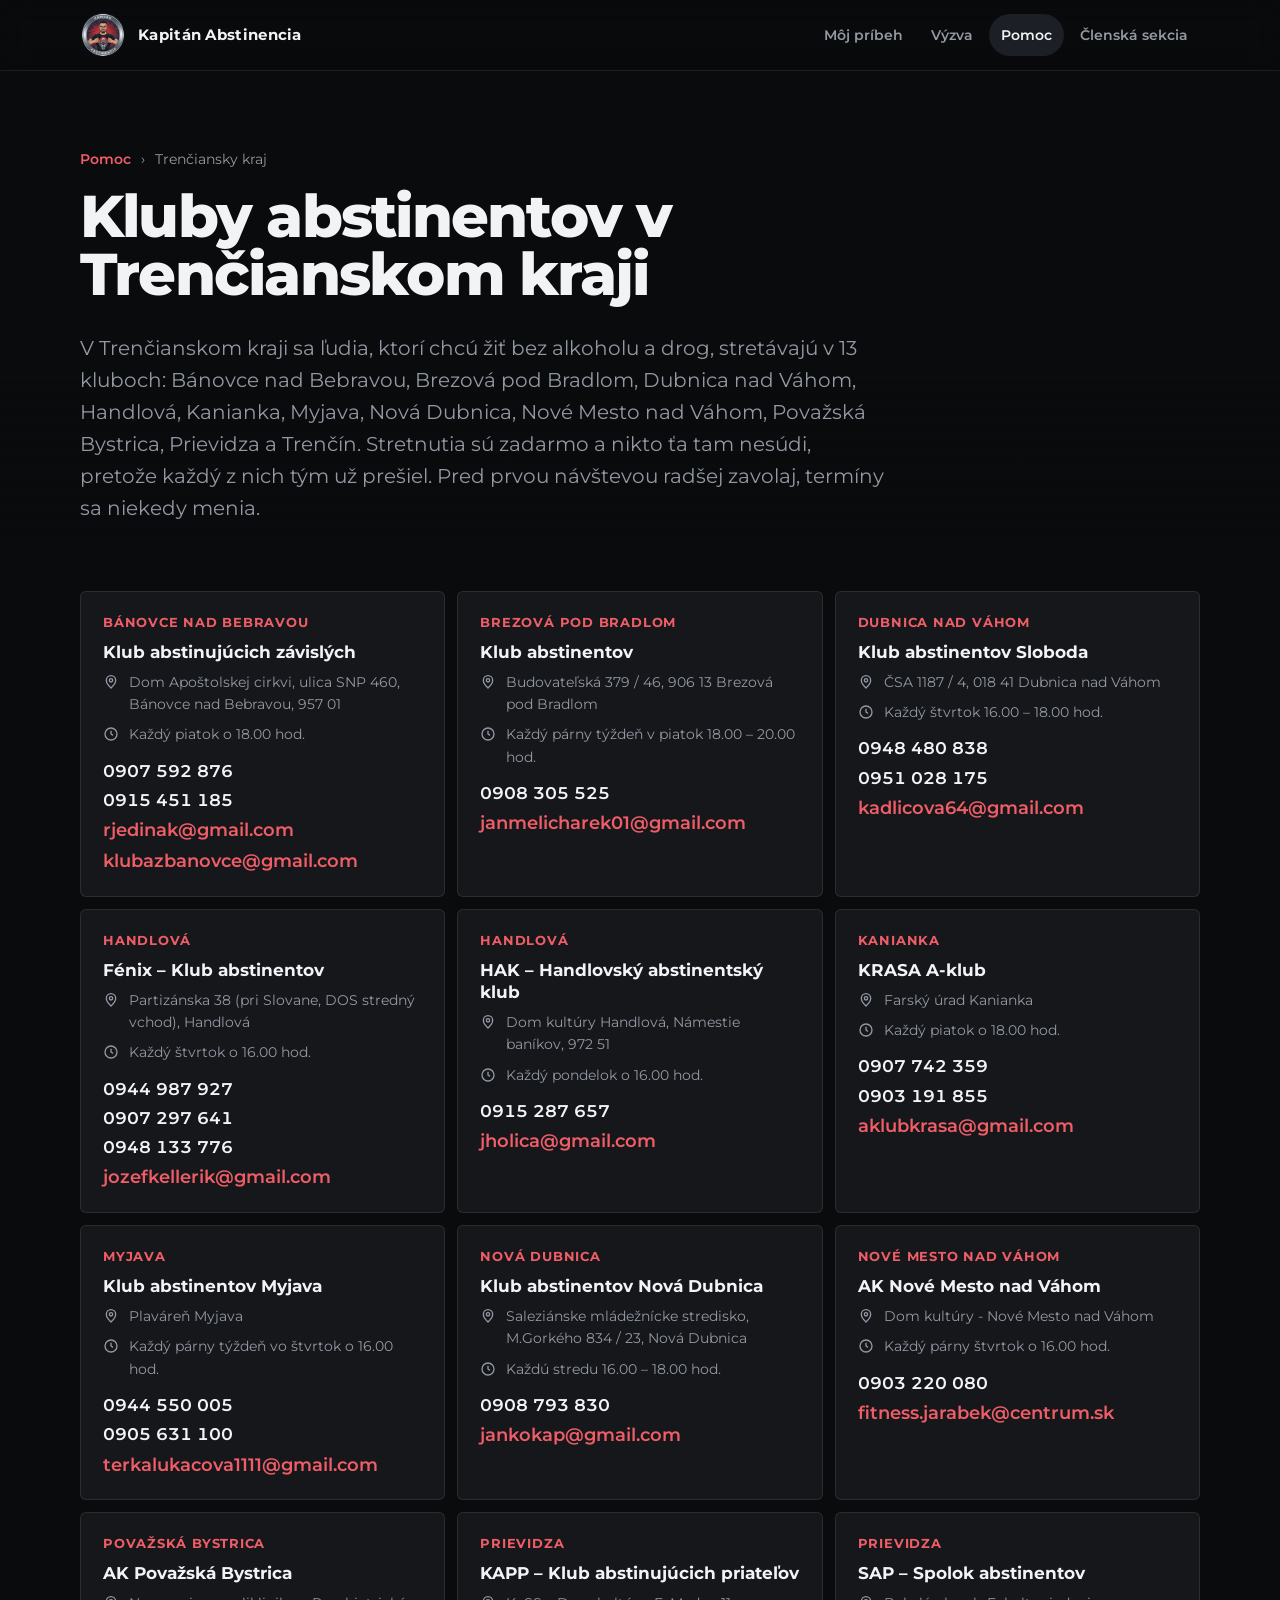
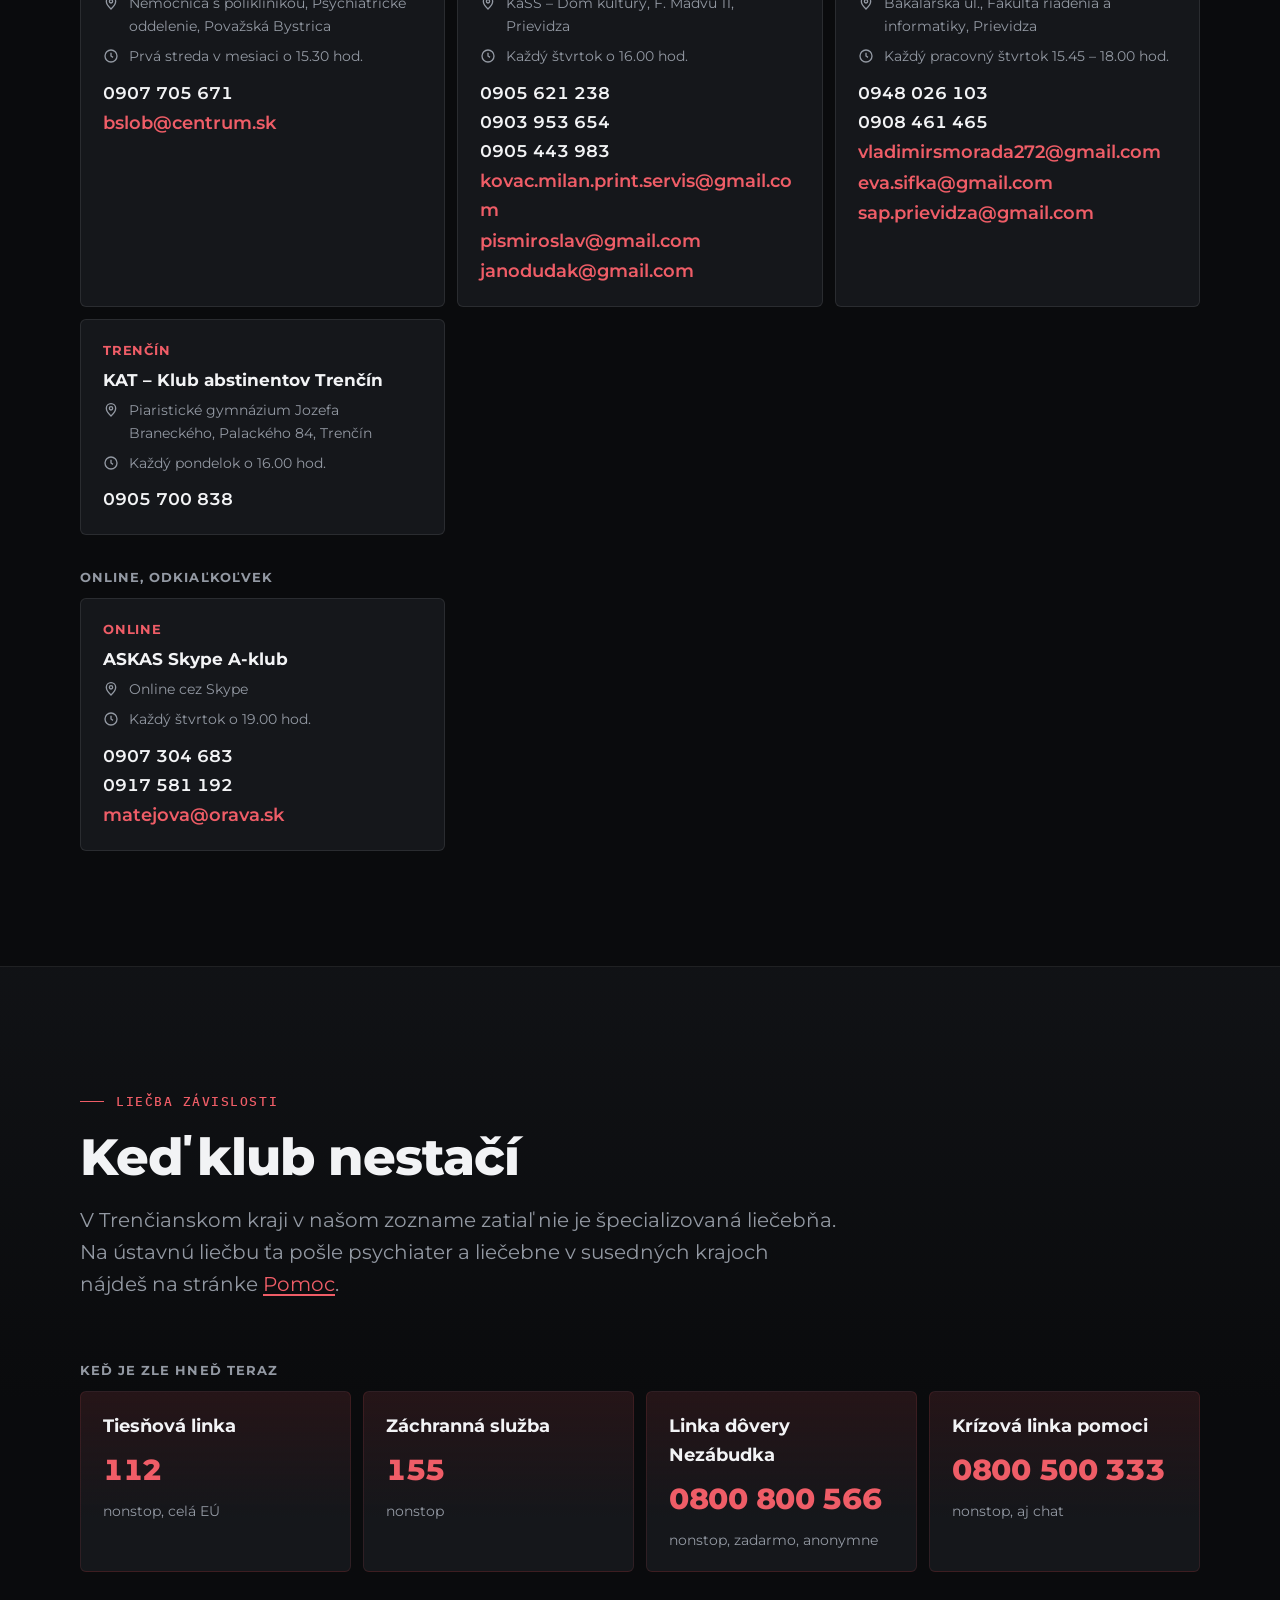
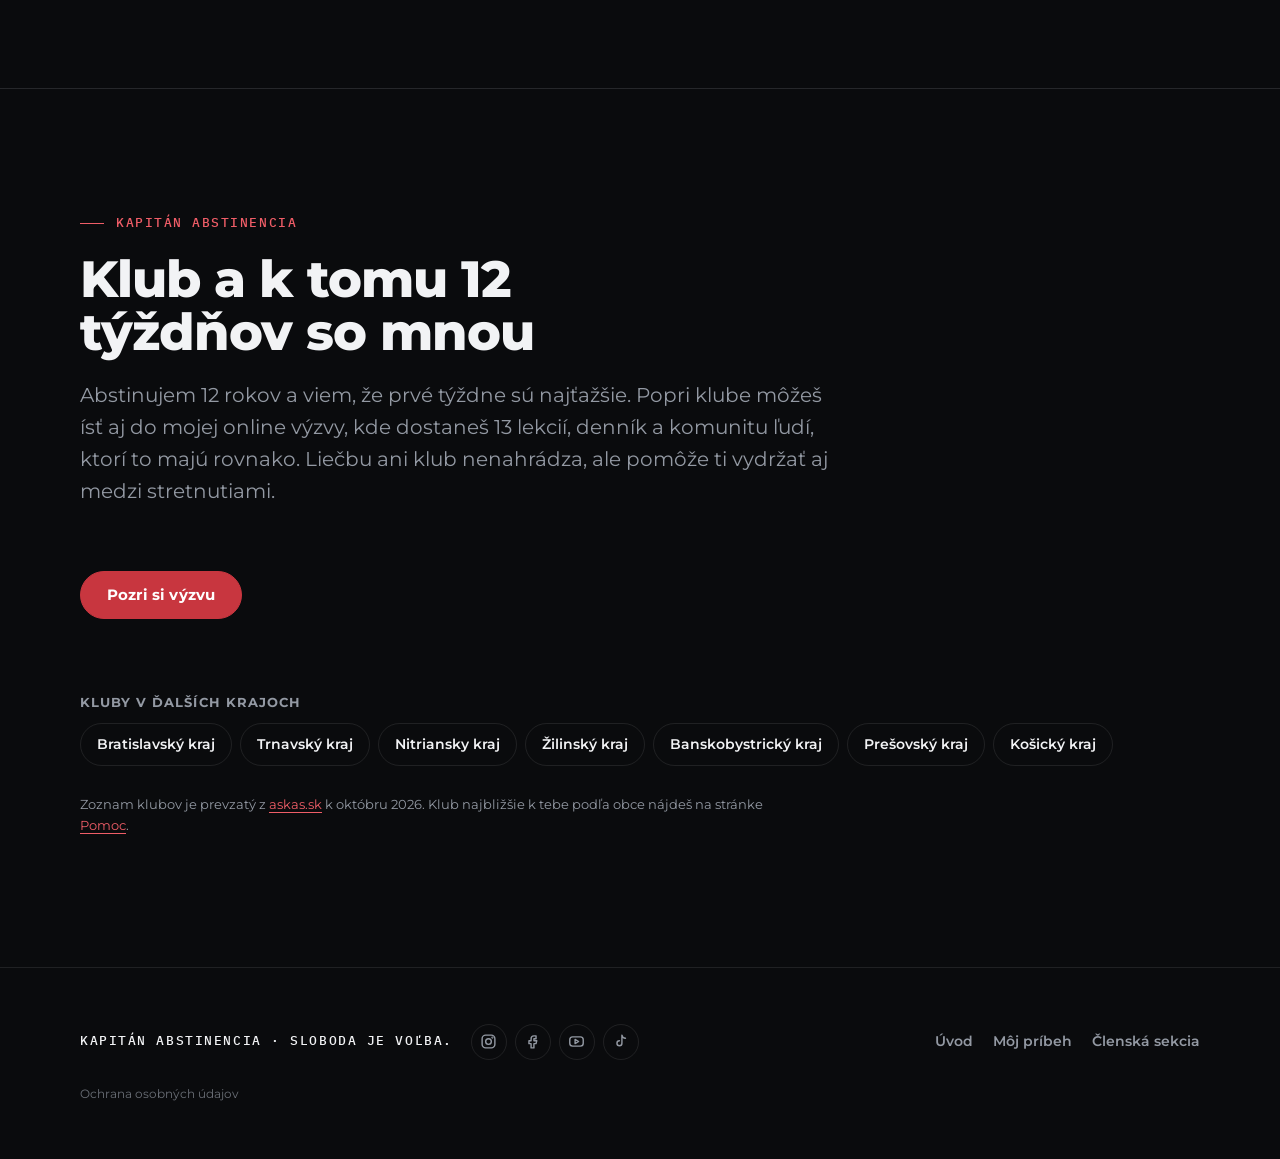
<file: kluby-abstinentov-trenciansky-kraj.html>
<!doctype html>
<html lang="sk">
<head>
<meta charset="utf-8">
<meta name="viewport" content="width=device-width, initial-scale=1">
<title>Kluby abstinentov v Trenčianskom kraji: 13 klubov</title>
<meta name="description" content="13 klubov abstinentov v Trenčianskom kraji s adresou, časom stretnutí a kontaktom: Bánovce nad Bebravou, Brezová pod Bradlom, Dubnica nad Váhom, Handlová, Kanianka a ďalšie. Plus a krízové linky.">
<link rel="canonical" href="https://kapitanabstinencia.sk/kluby-abstinentov-trenciansky-kraj.html">
<meta property="og:type" content="website">
<meta property="og:locale" content="sk_SK">
<meta property="og:site_name" content="Kapitán Abstinencia">
<meta property="og:title" content="Kluby abstinentov v Trenčianskom kraji: 13 klubov">
<meta property="og:description" content="13 klubov abstinentov v Trenčianskom kraji s adresou, časom stretnutí a kontaktom: Bánovce nad Bebravou, Brezová pod Bradlom, Dubnica nad Váhom, Handlová, Kanianka a ďalšie. Plus a krízové linky.">
<meta property="og:url" content="https://kapitanabstinencia.sk/kluby-abstinentov-trenciansky-kraj.html">
<meta property="og:image" content="https://kapitanabstinencia.sk/obrazky/kapitan-odznak.webp">
<meta name="twitter:card" content="summary">
<script type="application/ld+json">{"@context":"https://schema.org","@graph":[{"@type":"WebPage","url":"https://kapitanabstinencia.sk/kluby-abstinentov-trenciansky-kraj.html","name":"Kluby abstinentov v Trenčianskom kraji: 13 klubov","description":"13 klubov abstinentov v Trenčianskom kraji s adresou, časom stretnutí a kontaktom: Bánovce nad Bebravou, Brezová pod Bradlom, Dubnica nad Váhom, Handlová, Kanianka a ďalšie. Plus a krízové linky.","inLanguage":"sk","author":{"@type":"Person","name":"Kamil Sapár","url":"https://kapitanabstinencia.sk/vizitka.html"}},{"@type":"BreadcrumbList","itemListElement":[{"@type":"ListItem","position":1,"name":"Pomoc","item":"https://kapitanabstinencia.sk/pomoc.html"},{"@type":"ListItem","position":2,"name":"Trenčiansky kraj","item":"https://kapitanabstinencia.sk/kluby-abstinentov-trenciansky-kraj.html"}]}]}</script>
<link rel="icon" href="favicon.ico" sizes="48x48">
<link rel="icon" type="image/png" sizes="96x96" href="obrazky/ikonka-96.png">
<link rel="icon" type="image/png" sizes="192x192" href="obrazky/ikonka-192.png">
<link rel="apple-touch-icon" href="obrazky/apple-touch-icon.png">
<meta name="theme-color" content="#0A0B0D">
<script>document.documentElement.classList.add('js')</script>
<link rel="stylesheet" href="assets/kapitan.css?v=49">
</head>
<body>

<header class="topbar solid">
  <div class="wrap">
    <a class="brand" href="./"><span class="brand-mark" aria-hidden="true"><img src="obrazky/kapitan-odznak.webp" alt=""></span>Kapitán Abstinencia</a>
    <nav class="nav" id="nav" aria-label="Hlavné menu">
      <a href="vizitka.html">Môj príbeh</a>
      <a href="./#vyzva">Výzva</a>
      <a href="pomoc.html" aria-current="page">Pomoc</a>
      <a href="clenska.html">Členská sekcia</a>
      <a class="nav-cta" href="./#baliky">Chcem začať</a>
    </nav>
    <button class="btn small menu-toggle" aria-expanded="false" aria-controls="nav">Menu</button>
  </div>
</header>

<main>
  <section class="hero" style="padding-top:clamp(40px,6vw,80px);padding-bottom:0;min-height:0">
    <div class="cursor-glow" aria-hidden="true"></div>
    <div class="wrap">
      <nav class="crumbs reveal" aria-label="Kde si"><a href="pomoc.html">Pomoc</a><span aria-hidden="true">›</span><span>Trenčiansky kraj</span></nav>
      <h1 class="reveal" style="--i:1;font-size:clamp(34px,4.6vw,72px);max-width:18ch;margin-bottom:28px">Kluby abstinentov v Trenčianskom kraji</h1>
      <p class="lead reveal" style="--i:2">V Trenčianskom kraji sa ľudia, ktorí chcú žiť bez alkoholu a drog, stretávajú v 13 kluboch: Bánovce nad Bebravou, Brezová pod Bradlom, Dubnica nad Váhom, Handlová, Kanianka, Myjava, Nová Dubnica, Nové Mesto nad Váhom, Považská Bystrica, Prievidza a Trenčín. Stretnutia sú zadarmo a nikto ťa tam nesúdi, pretože každý z nich tým už prešiel. Pred prvou návštevou radšej zavolaj, termíny sa niekedy menia.</p>
    </div>
  </section>

  <section id="kluby" style="padding-top:clamp(32px,4vw,56px)">
    <div class="wrap">
      <div class="club-grid">
        <div class="card club"><div class="top"><span class="town">Bánovce nad Bebravou</span></div><span class="nm">Klub abstinujúcich závislých</span><span class="row"><svg viewBox="0 0 24 24" fill="none" stroke="currentColor" stroke-width="2" aria-hidden="true"><path d="M12 21s-7-6.2-7-11.5A7 7 0 0 1 19 9.5C19 14.8 12 21 12 21z"/><circle cx="12" cy="9.5" r="2.5"/></svg><span>Dom Apoštolskej cirkvi, ulica SNP 460, Bánovce nad Bebravou, 957 01</span></span><span class="row"><svg viewBox="0 0 24 24" fill="none" stroke="currentColor" stroke-width="2" aria-hidden="true"><circle cx="12" cy="12" r="9"/><path d="M12 7v5l3 2"/></svg><span>Každý piatok o 18.00 hod.</span></span><span class="ctc"><a class="tel" href="tel:0907592876">0907 592 876</a><a class="tel" href="tel:0915451185">0915 451 185</a><a href="mailto:rjedinak@gmail.com">rjedinak@gmail.com</a><a href="mailto:klubazbanovce@gmail.com">klubazbanovce@gmail.com</a></span></div>
        <div class="card club"><div class="top"><span class="town">Brezová pod Bradlom</span></div><span class="nm">Klub abstinentov</span><span class="row"><svg viewBox="0 0 24 24" fill="none" stroke="currentColor" stroke-width="2" aria-hidden="true"><path d="M12 21s-7-6.2-7-11.5A7 7 0 0 1 19 9.5C19 14.8 12 21 12 21z"/><circle cx="12" cy="9.5" r="2.5"/></svg><span>Budovateľská 379 / 46, 906 13 Brezová pod Bradlom</span></span><span class="row"><svg viewBox="0 0 24 24" fill="none" stroke="currentColor" stroke-width="2" aria-hidden="true"><circle cx="12" cy="12" r="9"/><path d="M12 7v5l3 2"/></svg><span>Každý párny týždeň v piatok 18.00 – 20.00 hod.</span></span><span class="ctc"><a class="tel" href="tel:0908305525">0908 305 525</a><a href="mailto:janmelicharek01@gmail.com">janmelicharek01@gmail.com</a></span></div>
        <div class="card club"><div class="top"><span class="town">Dubnica nad Váhom</span></div><span class="nm">Klub abstinentov Sloboda</span><span class="row"><svg viewBox="0 0 24 24" fill="none" stroke="currentColor" stroke-width="2" aria-hidden="true"><path d="M12 21s-7-6.2-7-11.5A7 7 0 0 1 19 9.5C19 14.8 12 21 12 21z"/><circle cx="12" cy="9.5" r="2.5"/></svg><span>ČSA 1187 / 4, 018 41 Dubnica nad Váhom</span></span><span class="row"><svg viewBox="0 0 24 24" fill="none" stroke="currentColor" stroke-width="2" aria-hidden="true"><circle cx="12" cy="12" r="9"/><path d="M12 7v5l3 2"/></svg><span>Každý štvrtok 16.00 – 18.00 hod.</span></span><span class="ctc"><a class="tel" href="tel:0948480838">0948 480 838</a><a class="tel" href="tel:0951028175">0951 028 175</a><a href="mailto:kadlicova64@gmail.com">kadlicova64@gmail.com</a></span></div>
        <div class="card club"><div class="top"><span class="town">Handlová</span></div><span class="nm">Fénix – Klub abstinentov</span><span class="row"><svg viewBox="0 0 24 24" fill="none" stroke="currentColor" stroke-width="2" aria-hidden="true"><path d="M12 21s-7-6.2-7-11.5A7 7 0 0 1 19 9.5C19 14.8 12 21 12 21z"/><circle cx="12" cy="9.5" r="2.5"/></svg><span>Partizánska 38 (pri Slovane, DOS stredný vchod), Handlová</span></span><span class="row"><svg viewBox="0 0 24 24" fill="none" stroke="currentColor" stroke-width="2" aria-hidden="true"><circle cx="12" cy="12" r="9"/><path d="M12 7v5l3 2"/></svg><span>Každý štvrtok o 16.00 hod.</span></span><span class="ctc"><a class="tel" href="tel:0944987927">0944 987 927</a><a class="tel" href="tel:0907297641">0907 297 641</a><a class="tel" href="tel:0948133776">0948 133 776</a><a href="mailto:jozefkellerik@gmail.com">jozefkellerik@gmail.com</a></span></div>
        <div class="card club"><div class="top"><span class="town">Handlová</span></div><span class="nm">HAK – Handlovský abstinentský klub</span><span class="row"><svg viewBox="0 0 24 24" fill="none" stroke="currentColor" stroke-width="2" aria-hidden="true"><path d="M12 21s-7-6.2-7-11.5A7 7 0 0 1 19 9.5C19 14.8 12 21 12 21z"/><circle cx="12" cy="9.5" r="2.5"/></svg><span>Dom kultúry Handlová, Námestie baníkov, 972 51</span></span><span class="row"><svg viewBox="0 0 24 24" fill="none" stroke="currentColor" stroke-width="2" aria-hidden="true"><circle cx="12" cy="12" r="9"/><path d="M12 7v5l3 2"/></svg><span>Každý pondelok o 16.00 hod.</span></span><span class="ctc"><a class="tel" href="tel:0915287657">0915 287 657</a><a href="mailto:jholica@gmail.com">jholica@gmail.com</a></span></div>
        <div class="card club"><div class="top"><span class="town">Kanianka</span></div><span class="nm">KRASA A-klub</span><span class="row"><svg viewBox="0 0 24 24" fill="none" stroke="currentColor" stroke-width="2" aria-hidden="true"><path d="M12 21s-7-6.2-7-11.5A7 7 0 0 1 19 9.5C19 14.8 12 21 12 21z"/><circle cx="12" cy="9.5" r="2.5"/></svg><span>Farský úrad Kanianka</span></span><span class="row"><svg viewBox="0 0 24 24" fill="none" stroke="currentColor" stroke-width="2" aria-hidden="true"><circle cx="12" cy="12" r="9"/><path d="M12 7v5l3 2"/></svg><span>Každý piatok o 18.00 hod.</span></span><span class="ctc"><a class="tel" href="tel:0907742359">0907 742 359</a><a class="tel" href="tel:0903191855">0903 191 855</a><a href="mailto:aklubkrasa@gmail.com">aklubkrasa@gmail.com</a></span></div>
        <div class="card club"><div class="top"><span class="town">Myjava</span></div><span class="nm">Klub abstinentov Myjava</span><span class="row"><svg viewBox="0 0 24 24" fill="none" stroke="currentColor" stroke-width="2" aria-hidden="true"><path d="M12 21s-7-6.2-7-11.5A7 7 0 0 1 19 9.5C19 14.8 12 21 12 21z"/><circle cx="12" cy="9.5" r="2.5"/></svg><span>Plaváreň Myjava</span></span><span class="row"><svg viewBox="0 0 24 24" fill="none" stroke="currentColor" stroke-width="2" aria-hidden="true"><circle cx="12" cy="12" r="9"/><path d="M12 7v5l3 2"/></svg><span>Každý párny týždeň vo štvrtok o 16.00 hod.</span></span><span class="ctc"><a class="tel" href="tel:0944550005">0944 550 005</a><a class="tel" href="tel:0905631100">0905 631 100</a><a href="mailto:terkalukacova1111@gmail.com">terkalukacova1111@gmail.com</a></span></div>
        <div class="card club"><div class="top"><span class="town">Nová Dubnica</span></div><span class="nm">Klub abstinentov Nová Dubnica</span><span class="row"><svg viewBox="0 0 24 24" fill="none" stroke="currentColor" stroke-width="2" aria-hidden="true"><path d="M12 21s-7-6.2-7-11.5A7 7 0 0 1 19 9.5C19 14.8 12 21 12 21z"/><circle cx="12" cy="9.5" r="2.5"/></svg><span>Saleziánske mládežnícke stredisko, M.Gorkého 834 / 23, Nová Dubnica</span></span><span class="row"><svg viewBox="0 0 24 24" fill="none" stroke="currentColor" stroke-width="2" aria-hidden="true"><circle cx="12" cy="12" r="9"/><path d="M12 7v5l3 2"/></svg><span>Každú stredu 16.00 – 18.00 hod.</span></span><span class="ctc"><a class="tel" href="tel:0908793830">0908 793 830</a><a href="mailto:jankokap@gmail.com">jankokap@gmail.com</a></span></div>
        <div class="card club"><div class="top"><span class="town">Nové Mesto nad Váhom</span></div><span class="nm">AK Nové Mesto nad Váhom</span><span class="row"><svg viewBox="0 0 24 24" fill="none" stroke="currentColor" stroke-width="2" aria-hidden="true"><path d="M12 21s-7-6.2-7-11.5A7 7 0 0 1 19 9.5C19 14.8 12 21 12 21z"/><circle cx="12" cy="9.5" r="2.5"/></svg><span>Dom kultúry - Nové Mesto nad Váhom</span></span><span class="row"><svg viewBox="0 0 24 24" fill="none" stroke="currentColor" stroke-width="2" aria-hidden="true"><circle cx="12" cy="12" r="9"/><path d="M12 7v5l3 2"/></svg><span>Každý párny štvrtok o 16.00 hod.</span></span><span class="ctc"><a class="tel" href="tel:0903220080">0903 220 080</a><a href="mailto:fitness.jarabek@centrum.sk">fitness.jarabek@centrum.sk</a></span></div>
        <div class="card club"><div class="top"><span class="town">Považská Bystrica</span></div><span class="nm">AK Považská Bystrica</span><span class="row"><svg viewBox="0 0 24 24" fill="none" stroke="currentColor" stroke-width="2" aria-hidden="true"><path d="M12 21s-7-6.2-7-11.5A7 7 0 0 1 19 9.5C19 14.8 12 21 12 21z"/><circle cx="12" cy="9.5" r="2.5"/></svg><span>Nemocnica s poliklinikou, Psychiatrické oddelenie, Považská Bystrica</span></span><span class="row"><svg viewBox="0 0 24 24" fill="none" stroke="currentColor" stroke-width="2" aria-hidden="true"><circle cx="12" cy="12" r="9"/><path d="M12 7v5l3 2"/></svg><span>Prvá streda v mesiaci o 15.30 hod.</span></span><span class="ctc"><a class="tel" href="tel:0907705671">0907 705 671</a><a href="mailto:bslob@centrum.sk">bslob@centrum.sk</a></span></div>
        <div class="card club"><div class="top"><span class="town">Prievidza</span></div><span class="nm">KAPP – Klub abstinujúcich priateľov</span><span class="row"><svg viewBox="0 0 24 24" fill="none" stroke="currentColor" stroke-width="2" aria-hidden="true"><path d="M12 21s-7-6.2-7-11.5A7 7 0 0 1 19 9.5C19 14.8 12 21 12 21z"/><circle cx="12" cy="9.5" r="2.5"/></svg><span>KaSS – Dom kultúry, F. Madvu 11, Prievidza</span></span><span class="row"><svg viewBox="0 0 24 24" fill="none" stroke="currentColor" stroke-width="2" aria-hidden="true"><circle cx="12" cy="12" r="9"/><path d="M12 7v5l3 2"/></svg><span>Každý štvrtok o 16.00 hod.</span></span><span class="ctc"><a class="tel" href="tel:0905621238">0905 621 238</a><a class="tel" href="tel:0903953654">0903 953 654</a><a class="tel" href="tel:0905443983">0905 443 983</a><a href="mailto:kovac.milan.print.servis@gmail.com">kovac.milan.print.servis@gmail.com</a><a href="mailto:pismiroslav@gmail.com">pismiroslav@gmail.com</a><a href="mailto:janodudak@gmail.com">janodudak@gmail.com</a></span></div>
        <div class="card club"><div class="top"><span class="town">Prievidza</span></div><span class="nm">SAP – Spolok abstinentov</span><span class="row"><svg viewBox="0 0 24 24" fill="none" stroke="currentColor" stroke-width="2" aria-hidden="true"><path d="M12 21s-7-6.2-7-11.5A7 7 0 0 1 19 9.5C19 14.8 12 21 12 21z"/><circle cx="12" cy="9.5" r="2.5"/></svg><span>Bakalárska ul., Fakulta riadenia a informatiky, Prievidza</span></span><span class="row"><svg viewBox="0 0 24 24" fill="none" stroke="currentColor" stroke-width="2" aria-hidden="true"><circle cx="12" cy="12" r="9"/><path d="M12 7v5l3 2"/></svg><span>Každý pracovný štvrtok 15.45 – 18.00 hod.</span></span><span class="ctc"><a class="tel" href="tel:0948026103">0948 026 103</a><a class="tel" href="tel:0908461465">0908 461 465</a><a href="mailto:vladimirsmorada272@gmail.com">vladimirsmorada272@gmail.com</a><a href="mailto:eva.sifka@gmail.com">eva.sifka@gmail.com</a><a href="mailto:sap.prievidza@gmail.com">sap.prievidza@gmail.com</a></span></div>
        <div class="card club"><div class="top"><span class="town">Trenčín</span></div><span class="nm">KAT – Klub abstinentov Trenčín</span><span class="row"><svg viewBox="0 0 24 24" fill="none" stroke="currentColor" stroke-width="2" aria-hidden="true"><path d="M12 21s-7-6.2-7-11.5A7 7 0 0 1 19 9.5C19 14.8 12 21 12 21z"/><circle cx="12" cy="9.5" r="2.5"/></svg><span>Piaristické gymnázium Jozefa Braneckého, Palackého 84, Trenčín</span></span><span class="row"><svg viewBox="0 0 24 24" fill="none" stroke="currentColor" stroke-width="2" aria-hidden="true"><circle cx="12" cy="12" r="9"/><path d="M12 7v5l3 2"/></svg><span>Každý pondelok o 16.00 hod.</span></span><span class="ctc"><a class="tel" href="tel:0905700838">0905 700 838</a></span></div>
      </div>
      <div class="okres"><h2 class="okres-h">Online, odkiaľkoľvek</h2><div class="club-grid">
        <div class="card club"><div class="top"><span class="town">Online</span></div><span class="nm">ASKAS Skype A-klub</span><span class="row"><svg viewBox="0 0 24 24" fill="none" stroke="currentColor" stroke-width="2" aria-hidden="true"><path d="M12 21s-7-6.2-7-11.5A7 7 0 0 1 19 9.5C19 14.8 12 21 12 21z"/><circle cx="12" cy="9.5" r="2.5"/></svg><span>Online cez Skype</span></span><span class="row"><svg viewBox="0 0 24 24" fill="none" stroke="currentColor" stroke-width="2" aria-hidden="true"><circle cx="12" cy="12" r="9"/><path d="M12 7v5l3 2"/></svg><span>Každý štvrtok o 19.00 hod.</span></span><span class="ctc"><a class="tel" href="tel:0907304683">0907 304 683</a><a class="tel" href="tel:0917581192">0917 581 192</a><a href="mailto:matejova@orava.sk">matejova@orava.sk</a></span></div>
      </div></div>
    </div>
  </section>

  <section id="liecebne" class="tinted">
    <div class="wrap">
      <div class="section-head">
        <p class="eyebrow">Liečba závislosti</p>
        <h2>Keď klub nestačí</h2>
        <p class="lead">V Trenčianskom kraji v našom zozname zatiaľ nie je špecializovaná liečebňa. Na ústavnú liečbu ťa pošle psychiater a liečebne v susedných krajoch nájdeš na stránke <a href="pomoc.html#liecebne">Pomoc</a>.</p>
      </div>
      <h2 class="okres-h" style="margin-top:clamp(40px,5vw,64px)">Keď je zle hneď teraz</h2>
      <div class="contacts"><div class="card ct urgent"><span class="nm">Tiesňová linka</span><span class="ph"><a href="tel:112">112</a></span><span class="nt">nonstop, celá EÚ</span></div><div class="card ct urgent"><span class="nm">Záchranná služba</span><span class="ph"><a href="tel:155">155</a></span><span class="nt">nonstop</span></div><div class="card ct urgent"><span class="nm">Linka dôvery Nezábudka</span><span class="ph"><a href="tel:0800800566">0800 800 566</a></span><span class="nt">nonstop, zadarmo, anonymne</span></div><div class="card ct urgent"><span class="nm">Krízová linka pomoci</span><span class="ph"><a href="tel:0800500333">0800 500 333</a></span><span class="nt">nonstop, aj chat</span></div></div>
    </div>
  </section>

  <section>
    <div class="wrap">
      <div class="section-head">
        <p class="eyebrow">Kapitán Abstinencia</p>
        <h2>Klub a k tomu 12 týždňov so mnou</h2>
        <p class="lead">Abstinujem 12 rokov a viem, že prvé týždne sú najťažšie. Popri klube môžeš ísť aj do mojej online výzvy, kde dostaneš 13 lekcií, denník a komunitu ľudí, ktorí to majú rovnako. Liečbu ani klub nenahrádza, ale pomôže ti vydržať aj medzi stretnutiami.</p>
      </div>
      <p><a class="btn btn-primary" href="./#vyzva">Pozri si výzvu</a></p>
      <h2 class="okres-h" style="margin-top:clamp(48px,6vw,80px)">Kluby v ďalších krajoch</h2>
      <div class="chip-links"><a class="chip-link" href="kluby-abstinentov-bratislavsky-kraj.html">Bratislavský kraj</a><a class="chip-link" href="kluby-abstinentov-trnavsky-kraj.html">Trnavský kraj</a><a class="chip-link" href="kluby-abstinentov-nitriansky-kraj.html">Nitriansky kraj</a><a class="chip-link" href="kluby-abstinentov-zilinsky-kraj.html">Žilinský kraj</a><a class="chip-link" href="kluby-abstinentov-banskobystricky-kraj.html">Banskobystrický kraj</a><a class="chip-link" href="kluby-abstinentov-presovsky-kraj.html">Prešovský kraj</a><a class="chip-link" href="kluby-abstinentov-kosicky-kraj.html">Košický kraj</a></div>
      <p class="data-note">Zoznam klubov je prevzatý z <a href="https://www.askas.sk/index.php/zoznam-klubov" target="_blank" rel="noopener">askas.sk</a> k októbru 2026. Klub najbližšie k tebe podľa obce nájdeš na stránke <a href="pomoc.html#kluby">Pomoc</a>.</p>
    </div>
  </section>
</main>

<footer>
  <div class="wrap">
    <div class="foot-top">
      <div class="foot-brand"><div class="sign">Kapitán Abstinencia · Sloboda je voľba.</div><div class="foot-social"><a href="https://www.instagram.com/kapitan_abstinencia/" aria-label="Instagram" title="Instagram"><svg viewBox="0 0 24 24" aria-hidden="true"><rect x="3" y="3" width="18" height="18" rx="5"/><circle cx="12" cy="12" r="4"/><circle cx="17.5" cy="6.5" r=".6"/></svg></a><a href="https://www.facebook.com/profile.php?id=61595688814332" aria-label="Facebook" title="Facebook"><svg viewBox="0 0 24 24" aria-hidden="true"><path d="M14 8h3V4h-3a4 4 0 0 0-4 4v3H7v4h3v6h4v-6h3l1-4h-4V8z"/></svg></a><a href="https://www.youtube.com/@kapitan_abstinencia" aria-label="YouTube" title="YouTube"><svg viewBox="0 0 24 24" aria-hidden="true"><rect x="2.5" y="5.5" width="19" height="13" rx="4"/><path d="m10 9 5 3-5 3z"/></svg></a><a href="https://www.tiktok.com/@kapitan_abstinencia" aria-label="TikTok" title="TikTok"><svg viewBox="0 0 24 24" aria-hidden="true"><path d="M14 3v11.5a3.5 3.5 0 1 1-3.5-3.5M14 3c.5 2.5 2.5 4.5 5 4.5"/></svg></a></div></div>
      <nav class="foot-links" aria-label="Odkazy v päte"><a href="./">Úvod</a><a href="vizitka.html">Môj príbeh</a><a href="clenska.html">Členská sekcia</a></nav>
    </div>
    <div class="foot-priv"><a href="ochrana-udajov.html">Ochrana osobných údajov</a></div>
  </div>
</footer>

<script data-goatcounter="https://kapitanabstinencia.goatcounter.com/count" async src="//gc.zgo.at/count.js"></script>
<script src="assets/kapitan.js?v=49"></script>
</body>
</html>
</file>
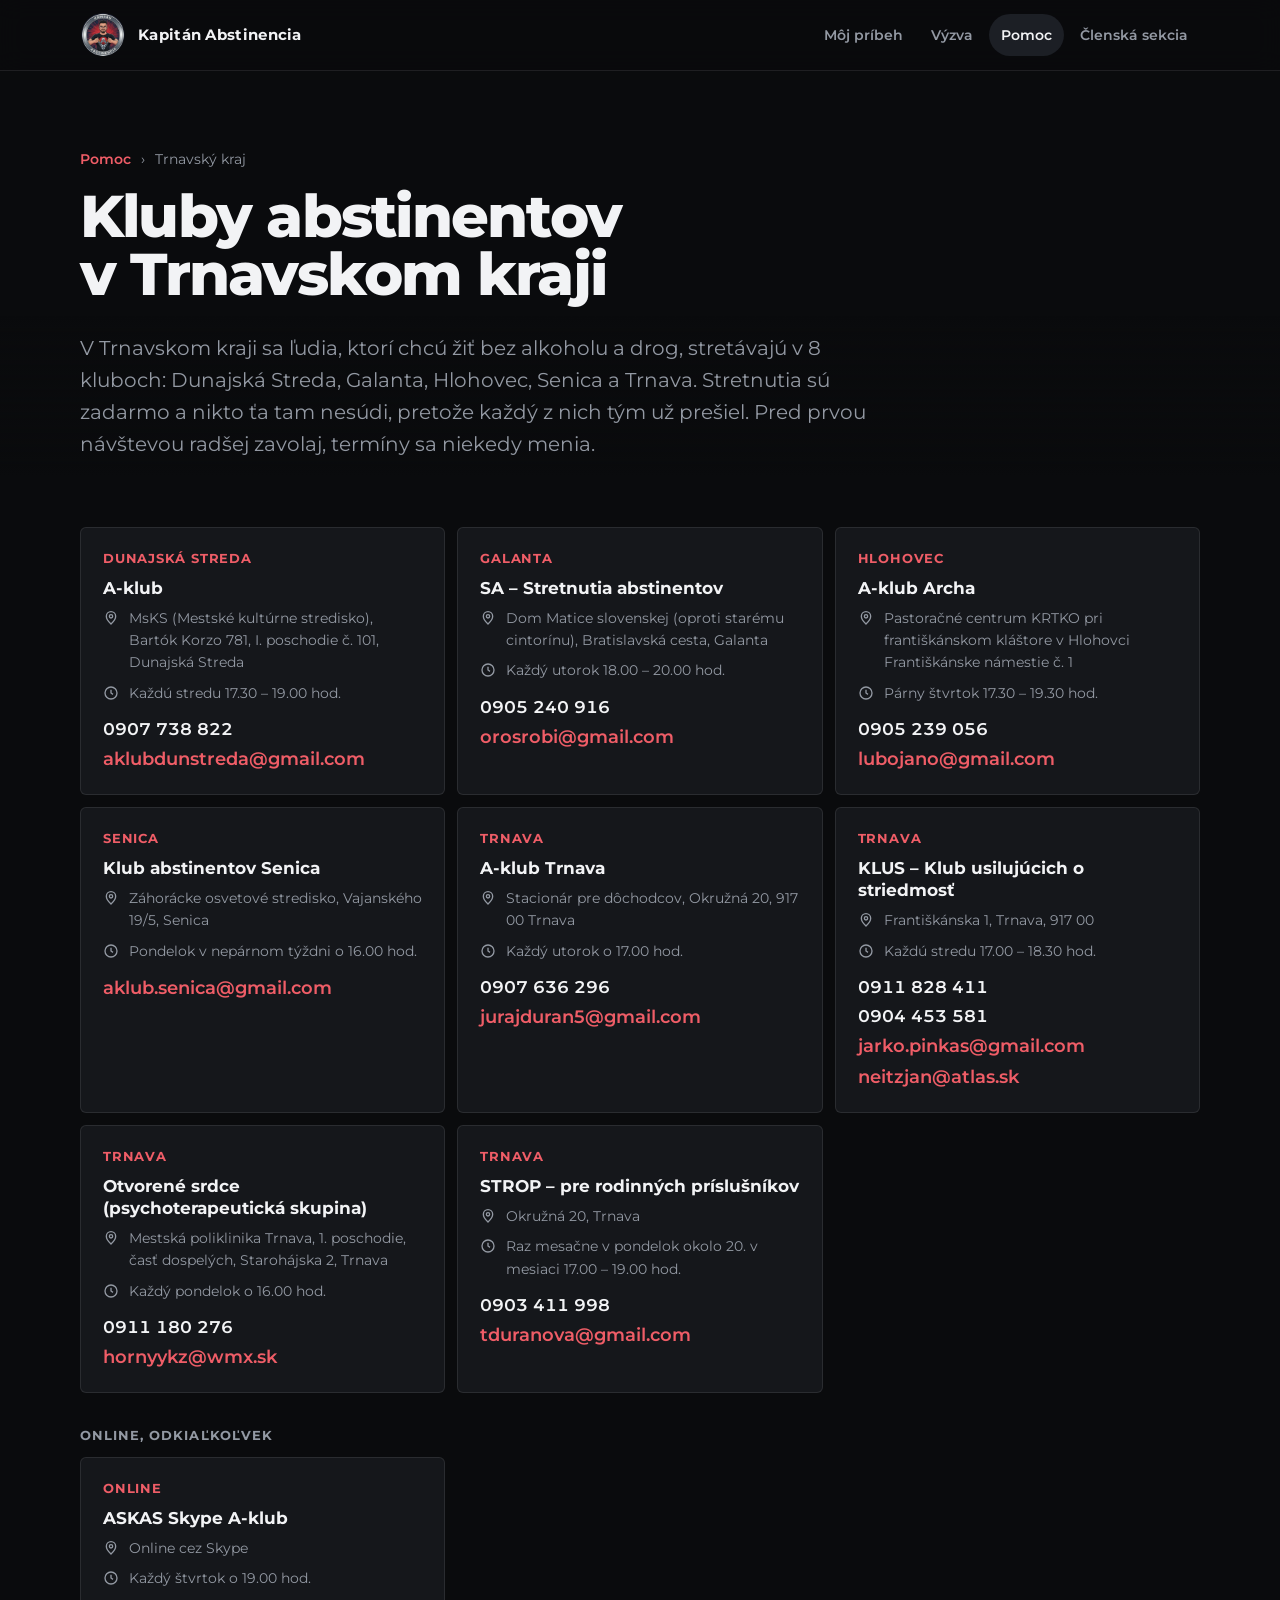
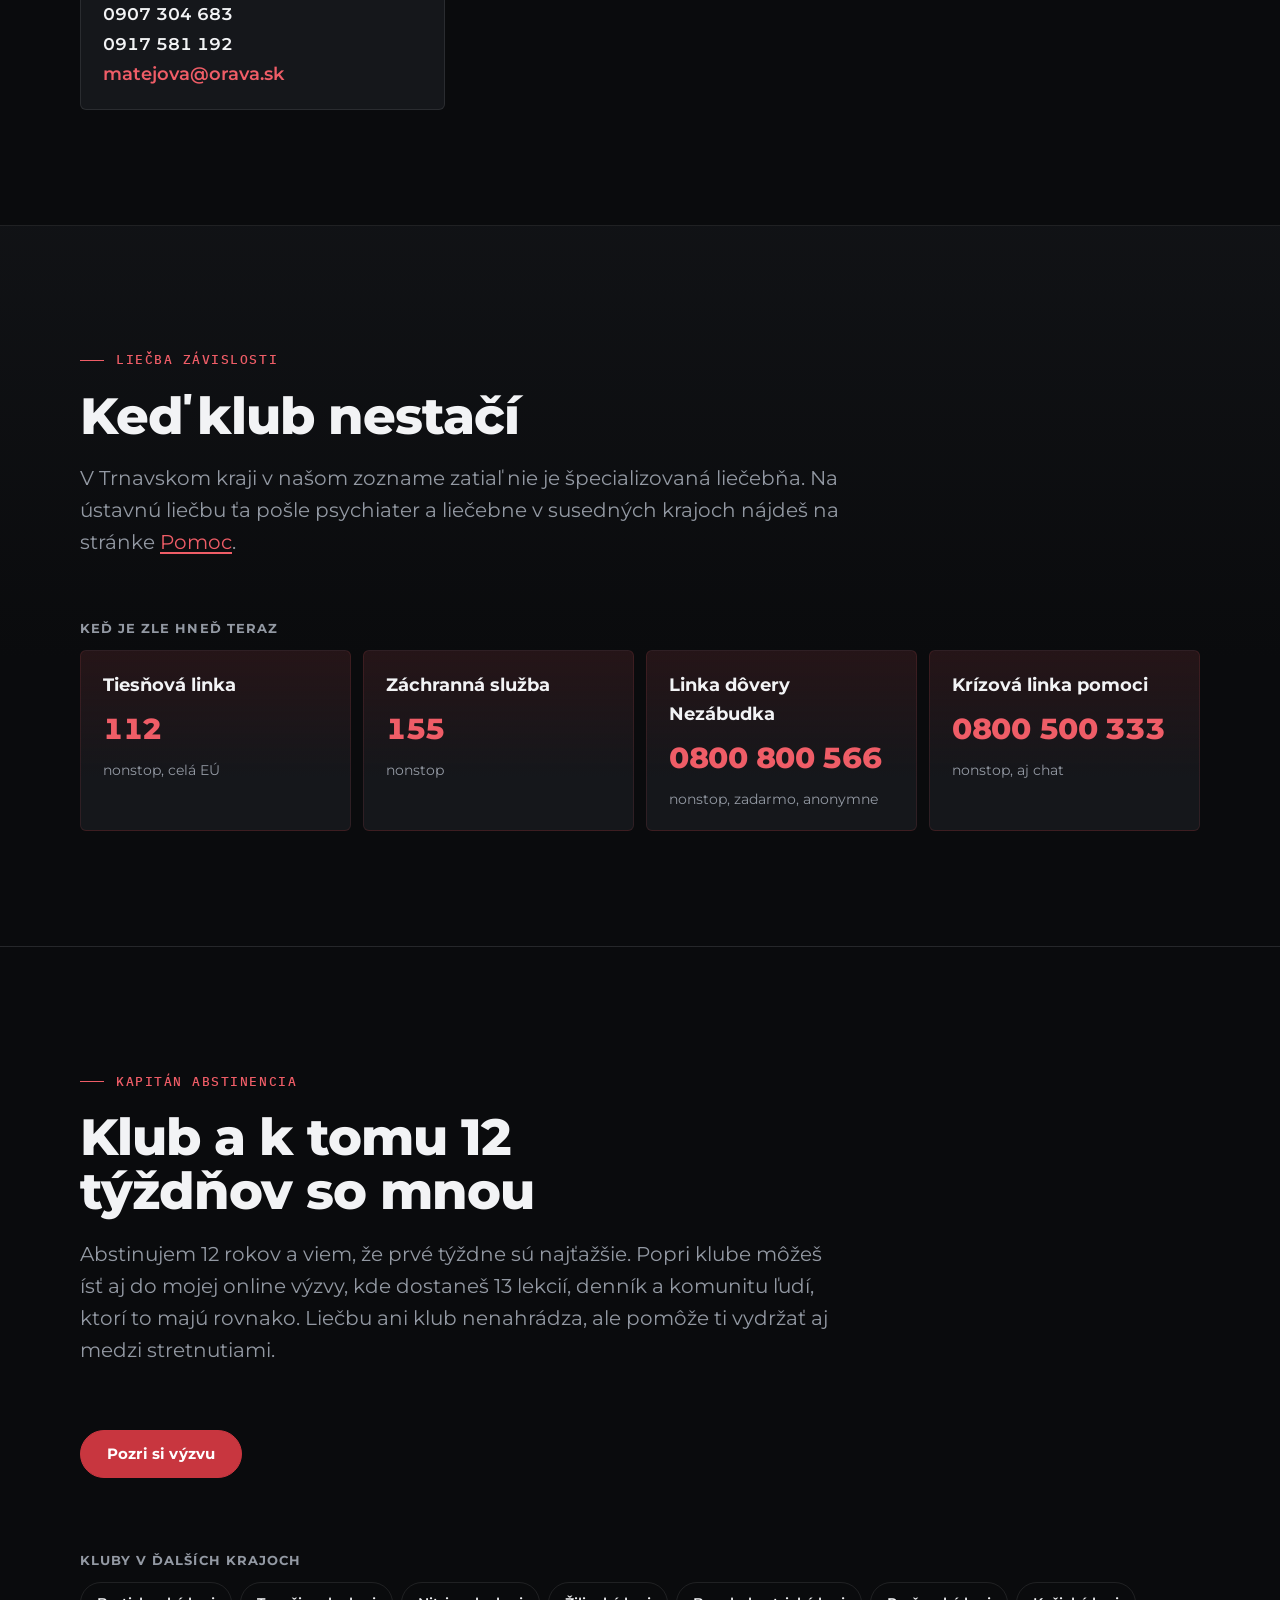
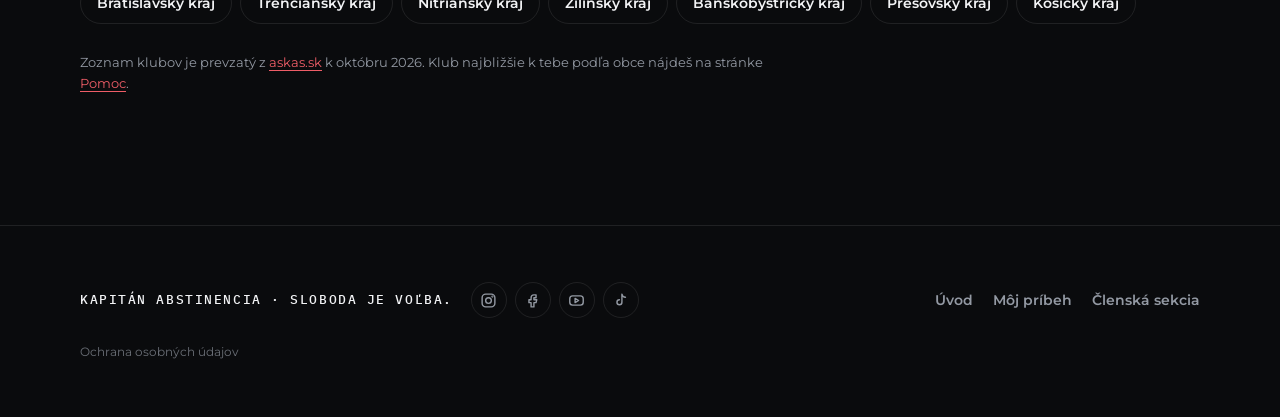
<file: kluby-abstinentov-trnavsky-kraj.html>
<!doctype html>
<html lang="sk">
<head>
<meta charset="utf-8">
<meta name="viewport" content="width=device-width, initial-scale=1">
<title>Kluby abstinentov v Trnavskom kraji: 8 klubov</title>
<meta name="description" content="8 klubov abstinentov v Trnavskom kraji s adresou, časom stretnutí a kontaktom: Dunajská Streda, Galanta, Hlohovec, Senica, Trnava. Plus a krízové linky.">
<link rel="canonical" href="https://kapitanabstinencia.sk/kluby-abstinentov-trnavsky-kraj.html">
<meta property="og:type" content="website">
<meta property="og:locale" content="sk_SK">
<meta property="og:site_name" content="Kapitán Abstinencia">
<meta property="og:title" content="Kluby abstinentov v Trnavskom kraji: 8 klubov">
<meta property="og:description" content="8 klubov abstinentov v Trnavskom kraji s adresou, časom stretnutí a kontaktom: Dunajská Streda, Galanta, Hlohovec, Senica, Trnava. Plus a krízové linky.">
<meta property="og:url" content="https://kapitanabstinencia.sk/kluby-abstinentov-trnavsky-kraj.html">
<meta property="og:image" content="https://kapitanabstinencia.sk/obrazky/kapitan-odznak.webp">
<meta name="twitter:card" content="summary">
<script type="application/ld+json">{"@context":"https://schema.org","@graph":[{"@type":"WebPage","url":"https://kapitanabstinencia.sk/kluby-abstinentov-trnavsky-kraj.html","name":"Kluby abstinentov v Trnavskom kraji: 8 klubov","description":"8 klubov abstinentov v Trnavskom kraji s adresou, časom stretnutí a kontaktom: Dunajská Streda, Galanta, Hlohovec, Senica, Trnava. Plus a krízové linky.","inLanguage":"sk","author":{"@type":"Person","name":"Kamil Sapár","url":"https://kapitanabstinencia.sk/vizitka.html"}},{"@type":"BreadcrumbList","itemListElement":[{"@type":"ListItem","position":1,"name":"Pomoc","item":"https://kapitanabstinencia.sk/pomoc.html"},{"@type":"ListItem","position":2,"name":"Trnavský kraj","item":"https://kapitanabstinencia.sk/kluby-abstinentov-trnavsky-kraj.html"}]}]}</script>
<link rel="icon" href="favicon.ico" sizes="48x48">
<link rel="icon" type="image/png" sizes="96x96" href="obrazky/ikonka-96.png">
<link rel="icon" type="image/png" sizes="192x192" href="obrazky/ikonka-192.png">
<link rel="apple-touch-icon" href="obrazky/apple-touch-icon.png">
<meta name="theme-color" content="#0A0B0D">
<script>document.documentElement.classList.add('js')</script>
<link rel="stylesheet" href="assets/kapitan.css?v=49">
</head>
<body>

<header class="topbar solid">
  <div class="wrap">
    <a class="brand" href="./"><span class="brand-mark" aria-hidden="true"><img src="obrazky/kapitan-odznak.webp" alt=""></span>Kapitán Abstinencia</a>
    <nav class="nav" id="nav" aria-label="Hlavné menu">
      <a href="vizitka.html">Môj príbeh</a>
      <a href="./#vyzva">Výzva</a>
      <a href="pomoc.html" aria-current="page">Pomoc</a>
      <a href="clenska.html">Členská sekcia</a>
      <a class="nav-cta" href="./#baliky">Chcem začať</a>
    </nav>
    <button class="btn small menu-toggle" aria-expanded="false" aria-controls="nav">Menu</button>
  </div>
</header>

<main>
  <section class="hero" style="padding-top:clamp(40px,6vw,80px);padding-bottom:0;min-height:0">
    <div class="cursor-glow" aria-hidden="true"></div>
    <div class="wrap">
      <nav class="crumbs reveal" aria-label="Kde si"><a href="pomoc.html">Pomoc</a><span aria-hidden="true">›</span><span>Trnavský kraj</span></nav>
      <h1 class="reveal" style="--i:1;font-size:clamp(34px,4.6vw,72px);max-width:18ch;margin-bottom:28px">Kluby abstinentov v Trnavskom kraji</h1>
      <p class="lead reveal" style="--i:2">V Trnavskom kraji sa ľudia, ktorí chcú žiť bez alkoholu a drog, stretávajú v 8 kluboch: Dunajská Streda, Galanta, Hlohovec, Senica a Trnava. Stretnutia sú zadarmo a nikto ťa tam nesúdi, pretože každý z nich tým už prešiel. Pred prvou návštevou radšej zavolaj, termíny sa niekedy menia.</p>
    </div>
  </section>

  <section id="kluby" style="padding-top:clamp(32px,4vw,56px)">
    <div class="wrap">
      <div class="club-grid">
        <div class="card club"><div class="top"><span class="town">Dunajská Streda</span></div><span class="nm">A-klub</span><span class="row"><svg viewBox="0 0 24 24" fill="none" stroke="currentColor" stroke-width="2" aria-hidden="true"><path d="M12 21s-7-6.2-7-11.5A7 7 0 0 1 19 9.5C19 14.8 12 21 12 21z"/><circle cx="12" cy="9.5" r="2.5"/></svg><span>MsKS (Mestské kultúrne stredisko), Bartók Korzo 781, I. poschodie č. 101, Dunajská Streda</span></span><span class="row"><svg viewBox="0 0 24 24" fill="none" stroke="currentColor" stroke-width="2" aria-hidden="true"><circle cx="12" cy="12" r="9"/><path d="M12 7v5l3 2"/></svg><span>Každú stredu 17.30 – 19.00 hod.</span></span><span class="ctc"><a class="tel" href="tel:0907738822">0907 738 822</a><a href="mailto:aklubdunstreda@gmail.com">aklubdunstreda@gmail.com</a></span></div>
        <div class="card club"><div class="top"><span class="town">Galanta</span></div><span class="nm">SA – Stretnutia abstinentov</span><span class="row"><svg viewBox="0 0 24 24" fill="none" stroke="currentColor" stroke-width="2" aria-hidden="true"><path d="M12 21s-7-6.2-7-11.5A7 7 0 0 1 19 9.5C19 14.8 12 21 12 21z"/><circle cx="12" cy="9.5" r="2.5"/></svg><span>Dom Matice slovenskej (oproti starému cintorínu), Bratislavská cesta, Galanta</span></span><span class="row"><svg viewBox="0 0 24 24" fill="none" stroke="currentColor" stroke-width="2" aria-hidden="true"><circle cx="12" cy="12" r="9"/><path d="M12 7v5l3 2"/></svg><span>Každý utorok 18.00 – 20.00 hod.</span></span><span class="ctc"><a class="tel" href="tel:0905240916">0905 240 916</a><a href="mailto:orosrobi@gmail.com">orosrobi@gmail.com</a></span></div>
        <div class="card club"><div class="top"><span class="town">Hlohovec</span></div><span class="nm">A-klub Archa</span><span class="row"><svg viewBox="0 0 24 24" fill="none" stroke="currentColor" stroke-width="2" aria-hidden="true"><path d="M12 21s-7-6.2-7-11.5A7 7 0 0 1 19 9.5C19 14.8 12 21 12 21z"/><circle cx="12" cy="9.5" r="2.5"/></svg><span>Pastoračné centrum KRTKO pri františkánskom kláštore v Hlohovci Františkánske námestie č. 1</span></span><span class="row"><svg viewBox="0 0 24 24" fill="none" stroke="currentColor" stroke-width="2" aria-hidden="true"><circle cx="12" cy="12" r="9"/><path d="M12 7v5l3 2"/></svg><span>Párny štvrtok 17.30 – 19.30 hod.</span></span><span class="ctc"><a class="tel" href="tel:0905239056">0905 239 056</a><a href="mailto:lubojano@gmail.com">lubojano@gmail.com</a></span></div>
        <div class="card club"><div class="top"><span class="town">Senica</span></div><span class="nm">Klub abstinentov Senica</span><span class="row"><svg viewBox="0 0 24 24" fill="none" stroke="currentColor" stroke-width="2" aria-hidden="true"><path d="M12 21s-7-6.2-7-11.5A7 7 0 0 1 19 9.5C19 14.8 12 21 12 21z"/><circle cx="12" cy="9.5" r="2.5"/></svg><span>Záhorácke osvetové stredisko, Vajanského 19/5, Senica</span></span><span class="row"><svg viewBox="0 0 24 24" fill="none" stroke="currentColor" stroke-width="2" aria-hidden="true"><circle cx="12" cy="12" r="9"/><path d="M12 7v5l3 2"/></svg><span>Pondelok v nepárnom týždni o 16.00 hod.</span></span><span class="ctc"><a href="mailto:aklub.senica@gmail.com">aklub.senica@gmail.com</a></span></div>
        <div class="card club"><div class="top"><span class="town">Trnava</span></div><span class="nm">A-klub Trnava</span><span class="row"><svg viewBox="0 0 24 24" fill="none" stroke="currentColor" stroke-width="2" aria-hidden="true"><path d="M12 21s-7-6.2-7-11.5A7 7 0 0 1 19 9.5C19 14.8 12 21 12 21z"/><circle cx="12" cy="9.5" r="2.5"/></svg><span>Stacionár pre dôchodcov, Okružná 20, 917 00 Trnava</span></span><span class="row"><svg viewBox="0 0 24 24" fill="none" stroke="currentColor" stroke-width="2" aria-hidden="true"><circle cx="12" cy="12" r="9"/><path d="M12 7v5l3 2"/></svg><span>Každý utorok o 17.00 hod.</span></span><span class="ctc"><a class="tel" href="tel:0907636296">0907 636 296</a><a href="mailto:jurajduran5@gmail.com">jurajduran5@gmail.com</a></span></div>
        <div class="card club"><div class="top"><span class="town">Trnava</span></div><span class="nm">KLUS – Klub usilujúcich o striedmosť</span><span class="row"><svg viewBox="0 0 24 24" fill="none" stroke="currentColor" stroke-width="2" aria-hidden="true"><path d="M12 21s-7-6.2-7-11.5A7 7 0 0 1 19 9.5C19 14.8 12 21 12 21z"/><circle cx="12" cy="9.5" r="2.5"/></svg><span>Františkánska 1, Trnava, 917 00</span></span><span class="row"><svg viewBox="0 0 24 24" fill="none" stroke="currentColor" stroke-width="2" aria-hidden="true"><circle cx="12" cy="12" r="9"/><path d="M12 7v5l3 2"/></svg><span>Každú stredu 17.00 – 18.30 hod.</span></span><span class="ctc"><a class="tel" href="tel:0911828411">0911 828 411</a><a class="tel" href="tel:0904453581">0904 453 581</a><a href="mailto:jarko.pinkas@gmail.com">jarko.pinkas@gmail.com</a><a href="mailto:neitzjan@atlas.sk">neitzjan@atlas.sk</a></span></div>
        <div class="card club"><div class="top"><span class="town">Trnava</span></div><span class="nm">Otvorené srdce (psychoterapeutická skupina)</span><span class="row"><svg viewBox="0 0 24 24" fill="none" stroke="currentColor" stroke-width="2" aria-hidden="true"><path d="M12 21s-7-6.2-7-11.5A7 7 0 0 1 19 9.5C19 14.8 12 21 12 21z"/><circle cx="12" cy="9.5" r="2.5"/></svg><span>Mestská poliklinika Trnava, 1. poschodie, časť dospelých, Starohájska 2, Trnava</span></span><span class="row"><svg viewBox="0 0 24 24" fill="none" stroke="currentColor" stroke-width="2" aria-hidden="true"><circle cx="12" cy="12" r="9"/><path d="M12 7v5l3 2"/></svg><span>Každý pondelok o 16.00 hod.</span></span><span class="ctc"><a class="tel" href="tel:0911180276">0911 180 276</a><a href="mailto:hornyykz@wmx.sk">hornyykz@wmx.sk</a></span></div>
        <div class="card club"><div class="top"><span class="town">Trnava</span></div><span class="nm">STROP – pre rodinných príslušníkov</span><span class="row"><svg viewBox="0 0 24 24" fill="none" stroke="currentColor" stroke-width="2" aria-hidden="true"><path d="M12 21s-7-6.2-7-11.5A7 7 0 0 1 19 9.5C19 14.8 12 21 12 21z"/><circle cx="12" cy="9.5" r="2.5"/></svg><span>Okružná 20, Trnava</span></span><span class="row"><svg viewBox="0 0 24 24" fill="none" stroke="currentColor" stroke-width="2" aria-hidden="true"><circle cx="12" cy="12" r="9"/><path d="M12 7v5l3 2"/></svg><span>Raz mesačne v pondelok okolo 20. v mesiaci 17.00 – 19.00 hod.</span></span><span class="ctc"><a class="tel" href="tel:0903411998">0903 411 998</a><a href="mailto:tduranova@gmail.com">tduranova@gmail.com</a></span></div>
      </div>
      <div class="okres"><h2 class="okres-h">Online, odkiaľkoľvek</h2><div class="club-grid">
        <div class="card club"><div class="top"><span class="town">Online</span></div><span class="nm">ASKAS Skype A-klub</span><span class="row"><svg viewBox="0 0 24 24" fill="none" stroke="currentColor" stroke-width="2" aria-hidden="true"><path d="M12 21s-7-6.2-7-11.5A7 7 0 0 1 19 9.5C19 14.8 12 21 12 21z"/><circle cx="12" cy="9.5" r="2.5"/></svg><span>Online cez Skype</span></span><span class="row"><svg viewBox="0 0 24 24" fill="none" stroke="currentColor" stroke-width="2" aria-hidden="true"><circle cx="12" cy="12" r="9"/><path d="M12 7v5l3 2"/></svg><span>Každý štvrtok o 19.00 hod.</span></span><span class="ctc"><a class="tel" href="tel:0907304683">0907 304 683</a><a class="tel" href="tel:0917581192">0917 581 192</a><a href="mailto:matejova@orava.sk">matejova@orava.sk</a></span></div>
      </div></div>
    </div>
  </section>

  <section id="liecebne" class="tinted">
    <div class="wrap">
      <div class="section-head">
        <p class="eyebrow">Liečba závislosti</p>
        <h2>Keď klub nestačí</h2>
        <p class="lead">V Trnavskom kraji v našom zozname zatiaľ nie je špecializovaná liečebňa. Na ústavnú liečbu ťa pošle psychiater a liečebne v susedných krajoch nájdeš na stránke <a href="pomoc.html#liecebne">Pomoc</a>.</p>
      </div>
      <h2 class="okres-h" style="margin-top:clamp(40px,5vw,64px)">Keď je zle hneď teraz</h2>
      <div class="contacts"><div class="card ct urgent"><span class="nm">Tiesňová linka</span><span class="ph"><a href="tel:112">112</a></span><span class="nt">nonstop, celá EÚ</span></div><div class="card ct urgent"><span class="nm">Záchranná služba</span><span class="ph"><a href="tel:155">155</a></span><span class="nt">nonstop</span></div><div class="card ct urgent"><span class="nm">Linka dôvery Nezábudka</span><span class="ph"><a href="tel:0800800566">0800 800 566</a></span><span class="nt">nonstop, zadarmo, anonymne</span></div><div class="card ct urgent"><span class="nm">Krízová linka pomoci</span><span class="ph"><a href="tel:0800500333">0800 500 333</a></span><span class="nt">nonstop, aj chat</span></div></div>
    </div>
  </section>

  <section>
    <div class="wrap">
      <div class="section-head">
        <p class="eyebrow">Kapitán Abstinencia</p>
        <h2>Klub a k tomu 12 týždňov so mnou</h2>
        <p class="lead">Abstinujem 12 rokov a viem, že prvé týždne sú najťažšie. Popri klube môžeš ísť aj do mojej online výzvy, kde dostaneš 13 lekcií, denník a komunitu ľudí, ktorí to majú rovnako. Liečbu ani klub nenahrádza, ale pomôže ti vydržať aj medzi stretnutiami.</p>
      </div>
      <p><a class="btn btn-primary" href="./#vyzva">Pozri si výzvu</a></p>
      <h2 class="okres-h" style="margin-top:clamp(48px,6vw,80px)">Kluby v ďalších krajoch</h2>
      <div class="chip-links"><a class="chip-link" href="kluby-abstinentov-bratislavsky-kraj.html">Bratislavský kraj</a><a class="chip-link" href="kluby-abstinentov-trenciansky-kraj.html">Trenčiansky kraj</a><a class="chip-link" href="kluby-abstinentov-nitriansky-kraj.html">Nitriansky kraj</a><a class="chip-link" href="kluby-abstinentov-zilinsky-kraj.html">Žilinský kraj</a><a class="chip-link" href="kluby-abstinentov-banskobystricky-kraj.html">Banskobystrický kraj</a><a class="chip-link" href="kluby-abstinentov-presovsky-kraj.html">Prešovský kraj</a><a class="chip-link" href="kluby-abstinentov-kosicky-kraj.html">Košický kraj</a></div>
      <p class="data-note">Zoznam klubov je prevzatý z <a href="https://www.askas.sk/index.php/zoznam-klubov" target="_blank" rel="noopener">askas.sk</a> k októbru 2026. Klub najbližšie k tebe podľa obce nájdeš na stránke <a href="pomoc.html#kluby">Pomoc</a>.</p>
    </div>
  </section>
</main>

<footer>
  <div class="wrap">
    <div class="foot-top">
      <div class="foot-brand"><div class="sign">Kapitán Abstinencia · Sloboda je voľba.</div><div class="foot-social"><a href="https://www.instagram.com/kapitan_abstinencia/" aria-label="Instagram" title="Instagram"><svg viewBox="0 0 24 24" aria-hidden="true"><rect x="3" y="3" width="18" height="18" rx="5"/><circle cx="12" cy="12" r="4"/><circle cx="17.5" cy="6.5" r=".6"/></svg></a><a href="https://www.facebook.com/profile.php?id=61595688814332" aria-label="Facebook" title="Facebook"><svg viewBox="0 0 24 24" aria-hidden="true"><path d="M14 8h3V4h-3a4 4 0 0 0-4 4v3H7v4h3v6h4v-6h3l1-4h-4V8z"/></svg></a><a href="https://www.youtube.com/@kapitan_abstinencia" aria-label="YouTube" title="YouTube"><svg viewBox="0 0 24 24" aria-hidden="true"><rect x="2.5" y="5.5" width="19" height="13" rx="4"/><path d="m10 9 5 3-5 3z"/></svg></a><a href="https://www.tiktok.com/@kapitan_abstinencia" aria-label="TikTok" title="TikTok"><svg viewBox="0 0 24 24" aria-hidden="true"><path d="M14 3v11.5a3.5 3.5 0 1 1-3.5-3.5M14 3c.5 2.5 2.5 4.5 5 4.5"/></svg></a></div></div>
      <nav class="foot-links" aria-label="Odkazy v päte"><a href="./">Úvod</a><a href="vizitka.html">Môj príbeh</a><a href="clenska.html">Členská sekcia</a></nav>
    </div>
    <div class="foot-priv"><a href="ochrana-udajov.html">Ochrana osobných údajov</a></div>
  </div>
</footer>

<script data-goatcounter="https://kapitanabstinencia.goatcounter.com/count" async src="//gc.zgo.at/count.js"></script>
<script src="assets/kapitan.js?v=49"></script>
</body>
</html>
</file>
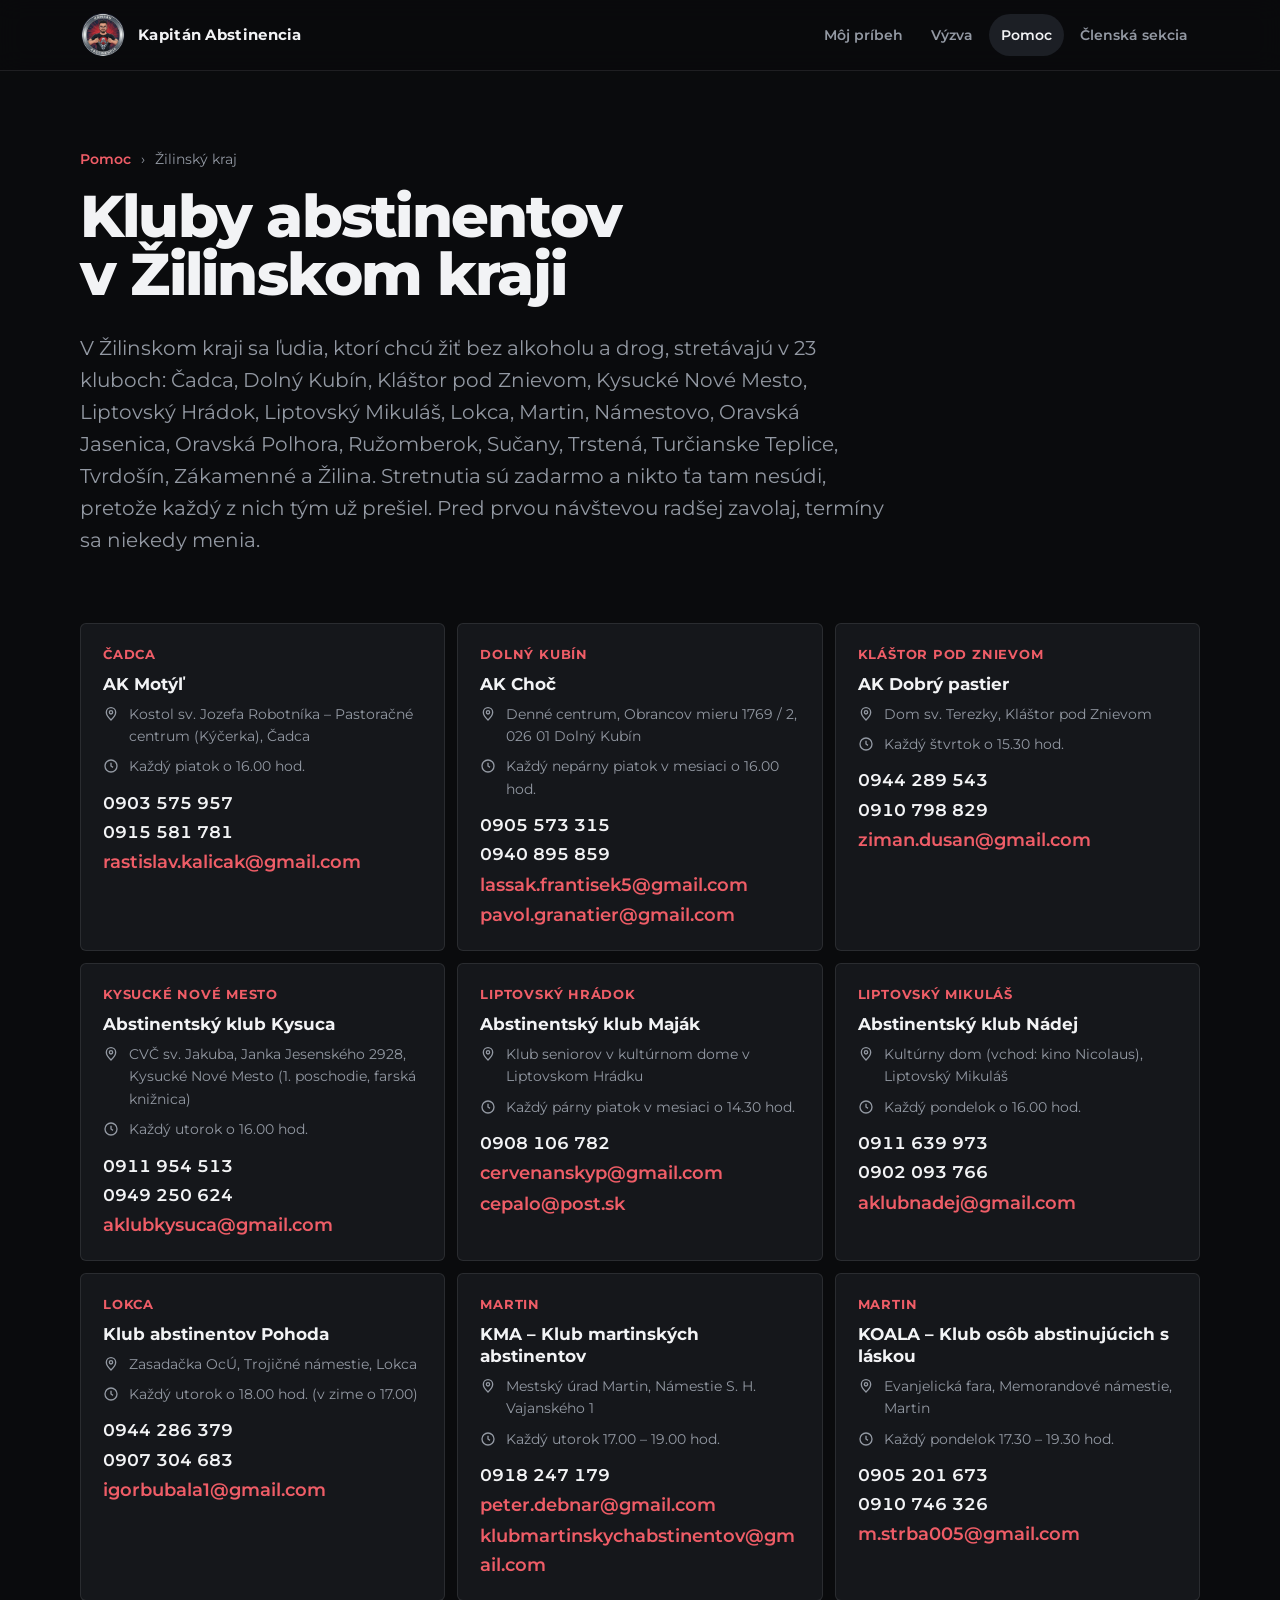
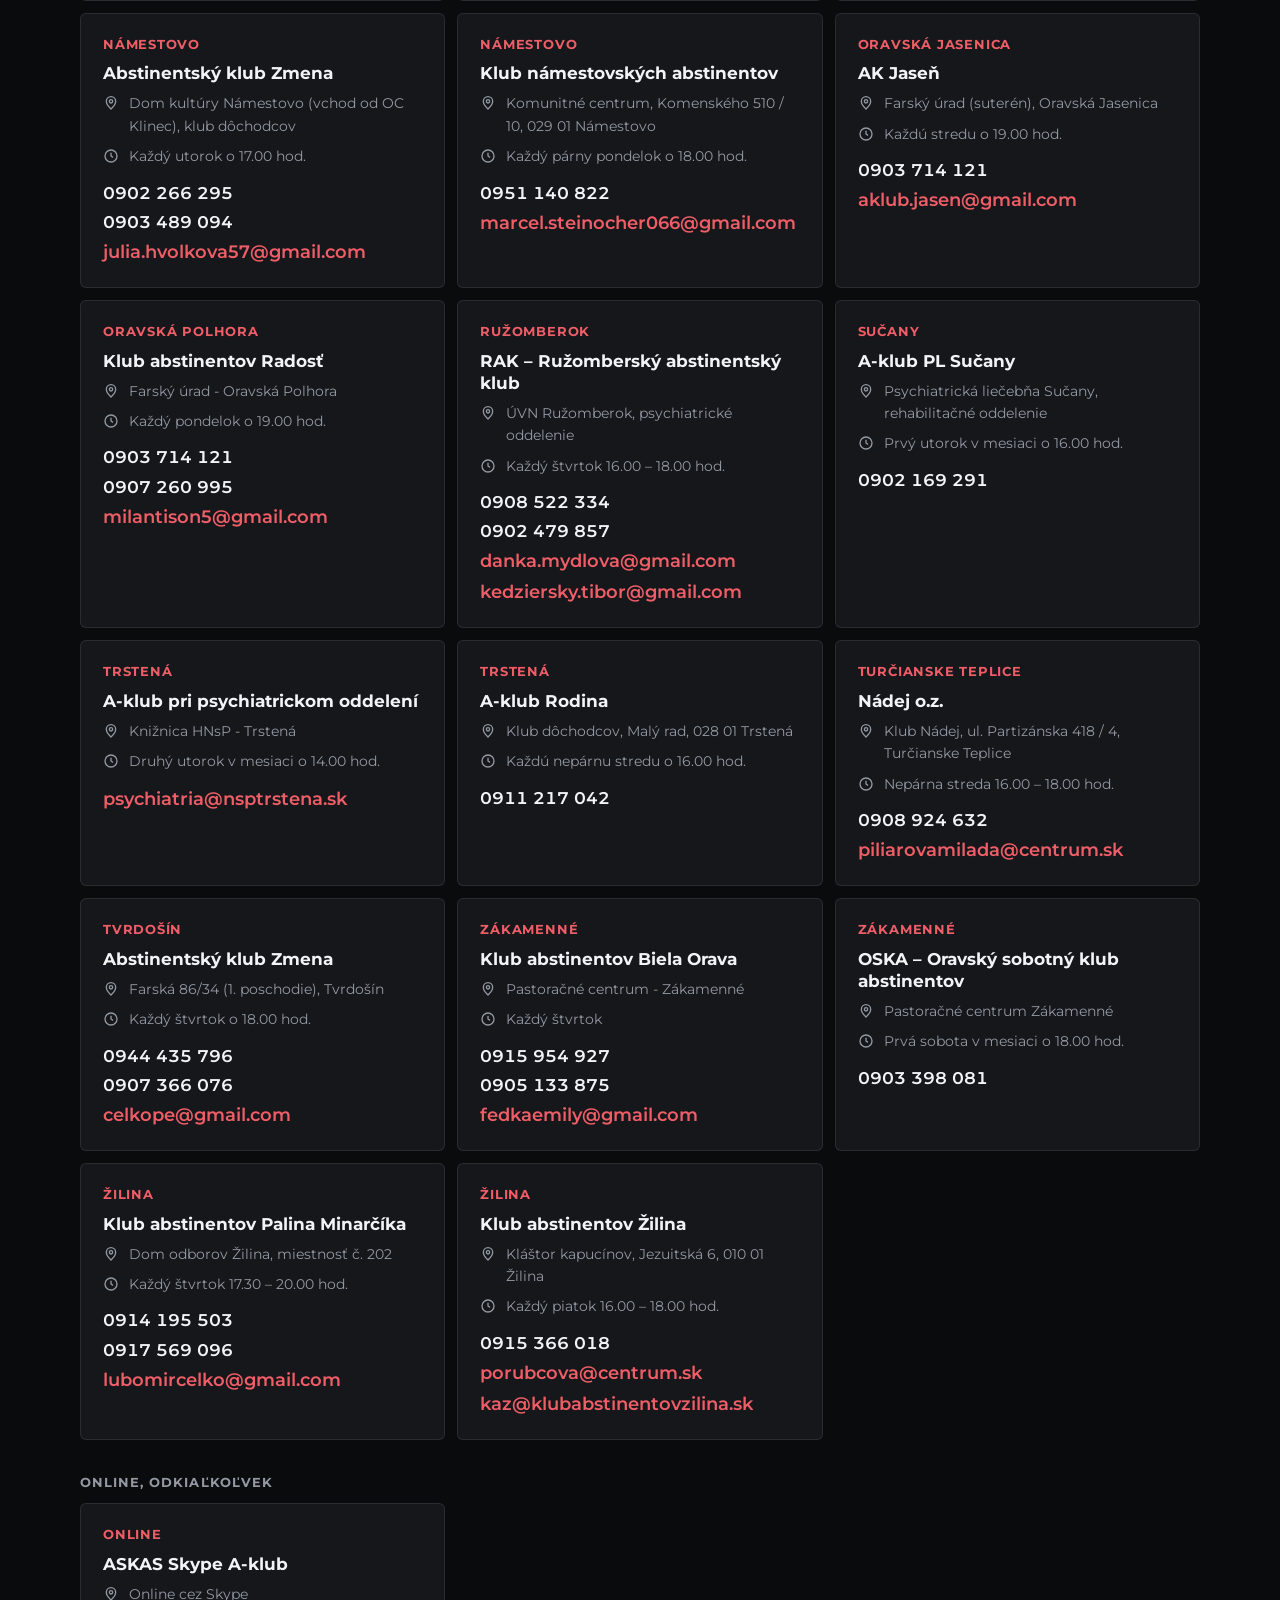
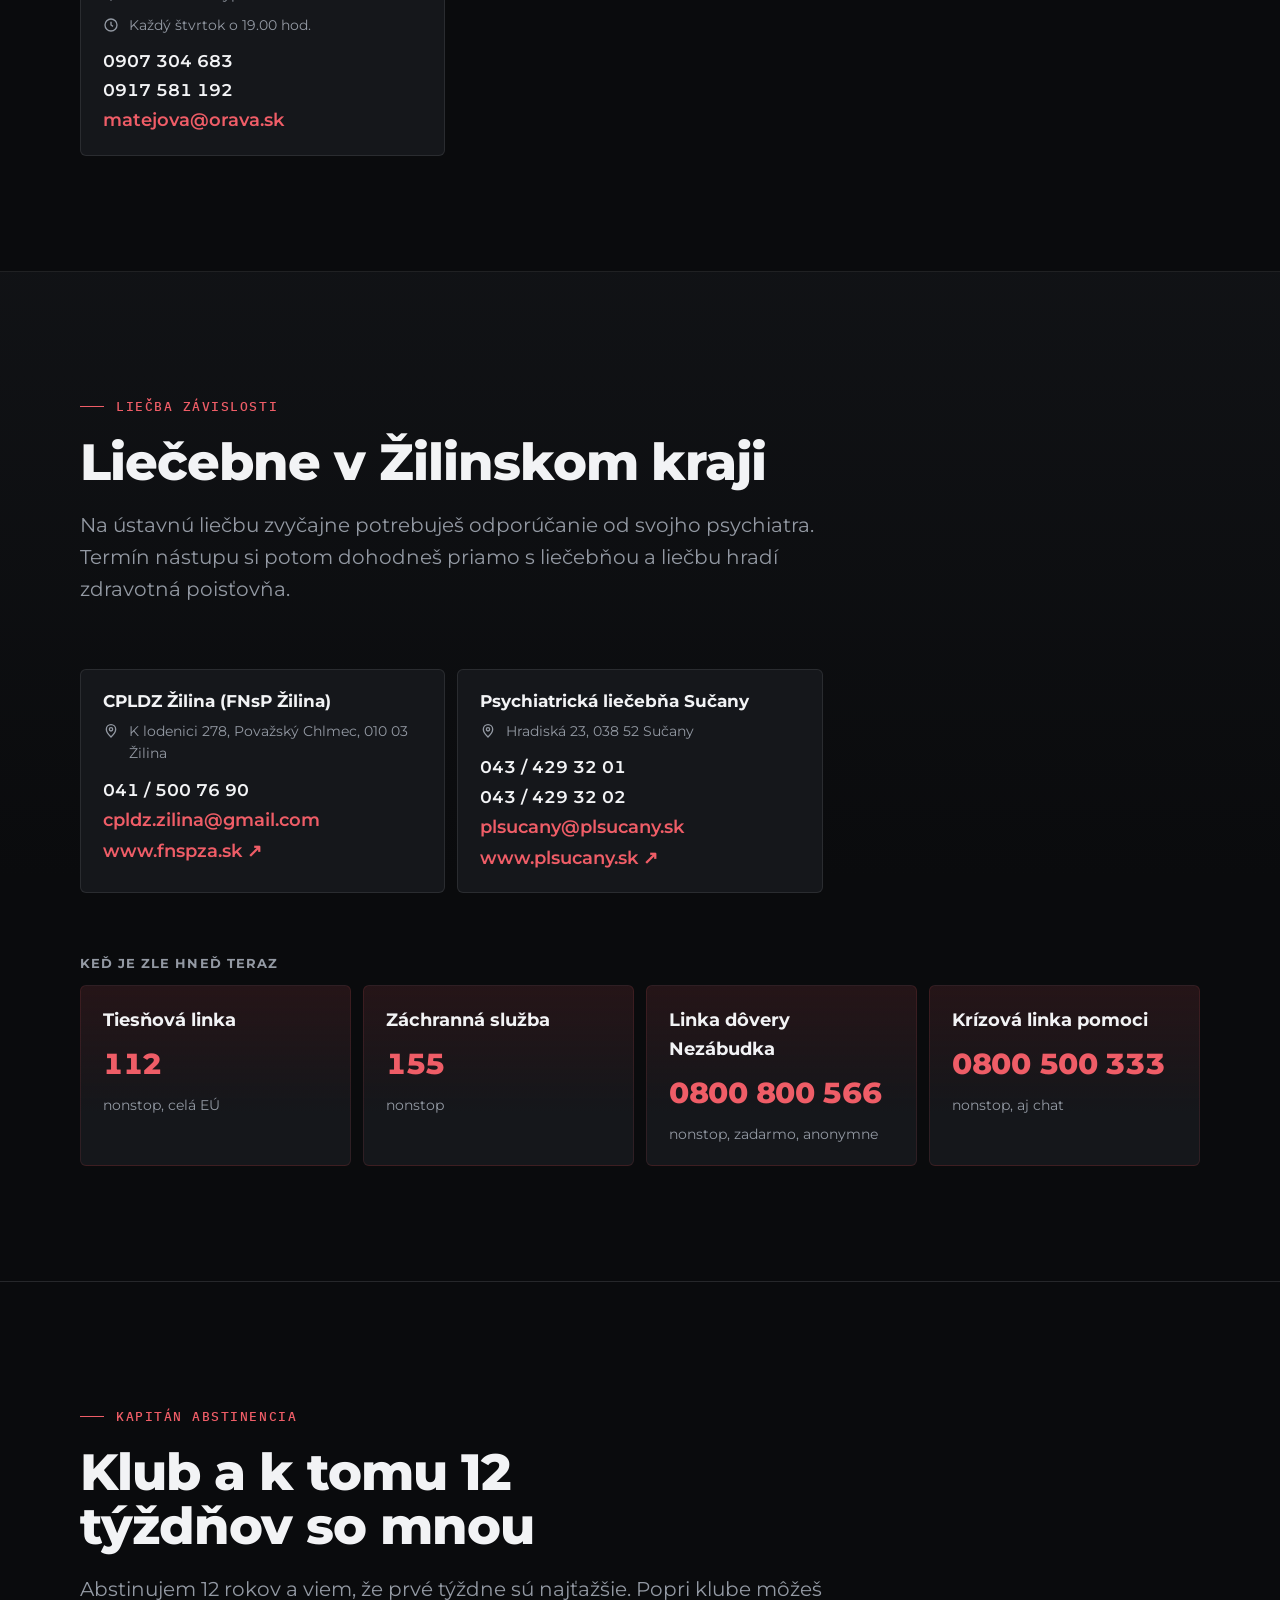
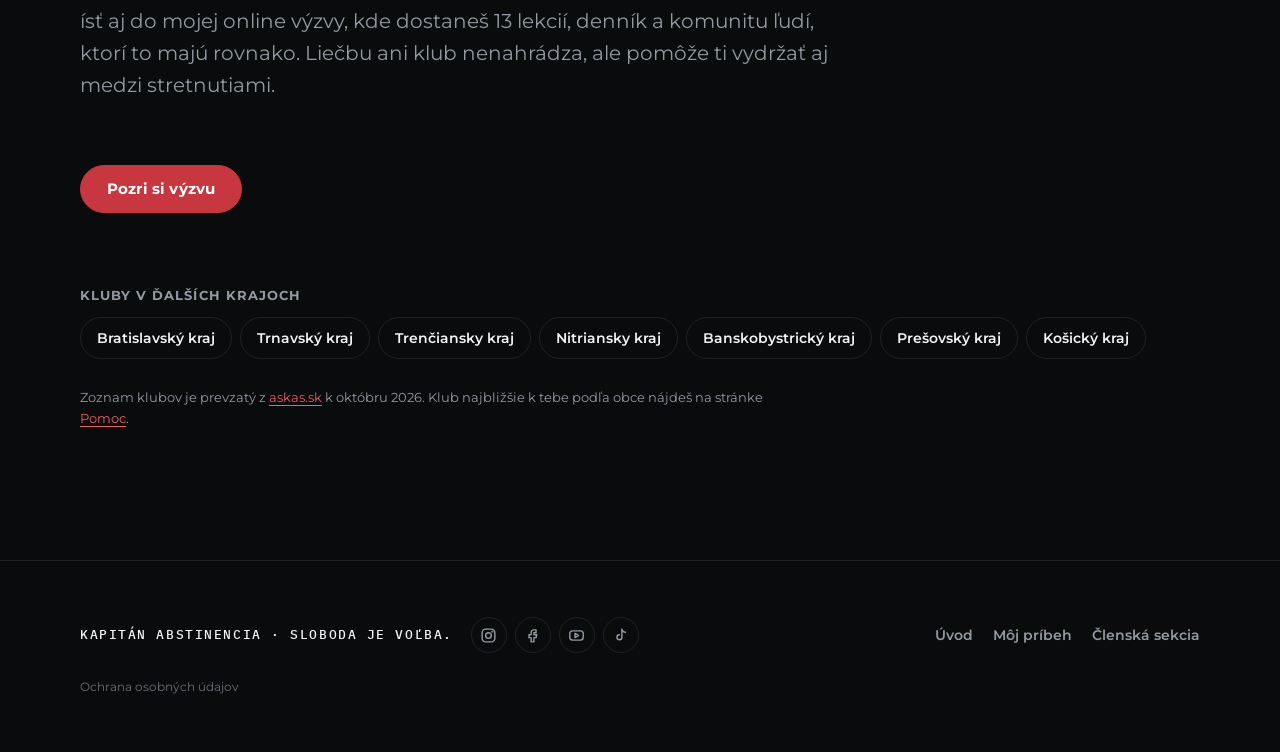
<file: kluby-abstinentov-zilinsky-kraj.html>
<!doctype html>
<html lang="sk">
<head>
<meta charset="utf-8">
<meta name="viewport" content="width=device-width, initial-scale=1">
<title>Kluby abstinentov v Žilinskom kraji: 23 klubov a liečebne</title>
<meta name="description" content="23 klubov abstinentov v Žilinskom kraji s adresou, časom stretnutí a kontaktom: Čadca, Dolný Kubín, Kláštor pod Znievom, Kysucké Nové Mesto, Liptovský Hrádok a ďalšie. Plus liečebne závislostí a krízové linky.">
<link rel="canonical" href="https://kapitanabstinencia.sk/kluby-abstinentov-zilinsky-kraj.html">
<meta property="og:type" content="website">
<meta property="og:locale" content="sk_SK">
<meta property="og:site_name" content="Kapitán Abstinencia">
<meta property="og:title" content="Kluby abstinentov v Žilinskom kraji: 23 klubov a liečebne">
<meta property="og:description" content="23 klubov abstinentov v Žilinskom kraji s adresou, časom stretnutí a kontaktom: Čadca, Dolný Kubín, Kláštor pod Znievom, Kysucké Nové Mesto, Liptovský Hrádok a ďalšie. Plus liečebne závislostí a krízové linky.">
<meta property="og:url" content="https://kapitanabstinencia.sk/kluby-abstinentov-zilinsky-kraj.html">
<meta property="og:image" content="https://kapitanabstinencia.sk/obrazky/kapitan-odznak.webp">
<meta name="twitter:card" content="summary">
<script type="application/ld+json">{"@context":"https://schema.org","@graph":[{"@type":"WebPage","url":"https://kapitanabstinencia.sk/kluby-abstinentov-zilinsky-kraj.html","name":"Kluby abstinentov v Žilinskom kraji: 23 klubov a liečebne","description":"23 klubov abstinentov v Žilinskom kraji s adresou, časom stretnutí a kontaktom: Čadca, Dolný Kubín, Kláštor pod Znievom, Kysucké Nové Mesto, Liptovský Hrádok a ďalšie. Plus liečebne závislostí a krízové linky.","inLanguage":"sk","author":{"@type":"Person","name":"Kamil Sapár","url":"https://kapitanabstinencia.sk/vizitka.html"}},{"@type":"BreadcrumbList","itemListElement":[{"@type":"ListItem","position":1,"name":"Pomoc","item":"https://kapitanabstinencia.sk/pomoc.html"},{"@type":"ListItem","position":2,"name":"Žilinský kraj","item":"https://kapitanabstinencia.sk/kluby-abstinentov-zilinsky-kraj.html"}]}]}</script>
<link rel="icon" href="favicon.ico" sizes="48x48">
<link rel="icon" type="image/png" sizes="96x96" href="obrazky/ikonka-96.png">
<link rel="icon" type="image/png" sizes="192x192" href="obrazky/ikonka-192.png">
<link rel="apple-touch-icon" href="obrazky/apple-touch-icon.png">
<meta name="theme-color" content="#0A0B0D">
<script>document.documentElement.classList.add('js')</script>
<link rel="stylesheet" href="assets/kapitan.css?v=49">
</head>
<body>

<header class="topbar solid">
  <div class="wrap">
    <a class="brand" href="./"><span class="brand-mark" aria-hidden="true"><img src="obrazky/kapitan-odznak.webp" alt=""></span>Kapitán Abstinencia</a>
    <nav class="nav" id="nav" aria-label="Hlavné menu">
      <a href="vizitka.html">Môj príbeh</a>
      <a href="./#vyzva">Výzva</a>
      <a href="pomoc.html" aria-current="page">Pomoc</a>
      <a href="clenska.html">Členská sekcia</a>
      <a class="nav-cta" href="./#baliky">Chcem začať</a>
    </nav>
    <button class="btn small menu-toggle" aria-expanded="false" aria-controls="nav">Menu</button>
  </div>
</header>

<main>
  <section class="hero" style="padding-top:clamp(40px,6vw,80px);padding-bottom:0;min-height:0">
    <div class="cursor-glow" aria-hidden="true"></div>
    <div class="wrap">
      <nav class="crumbs reveal" aria-label="Kde si"><a href="pomoc.html">Pomoc</a><span aria-hidden="true">›</span><span>Žilinský kraj</span></nav>
      <h1 class="reveal" style="--i:1;font-size:clamp(34px,4.6vw,72px);max-width:18ch;margin-bottom:28px">Kluby abstinentov v Žilinskom kraji</h1>
      <p class="lead reveal" style="--i:2">V Žilinskom kraji sa ľudia, ktorí chcú žiť bez alkoholu a drog, stretávajú v 23 kluboch: Čadca, Dolný Kubín, Kláštor pod Znievom, Kysucké Nové Mesto, Liptovský Hrádok, Liptovský Mikuláš, Lokca, Martin, Námestovo, Oravská Jasenica, Oravská Polhora, Ružomberok, Sučany, Trstená, Turčianske Teplice, Tvrdošín, Zákamenné a Žilina. Stretnutia sú zadarmo a nikto ťa tam nesúdi, pretože každý z nich tým už prešiel. Pred prvou návštevou radšej zavolaj, termíny sa niekedy menia.</p>
    </div>
  </section>

  <section id="kluby" style="padding-top:clamp(32px,4vw,56px)">
    <div class="wrap">
      <div class="club-grid">
        <div class="card club"><div class="top"><span class="town">Čadca</span></div><span class="nm">AK Motýľ</span><span class="row"><svg viewBox="0 0 24 24" fill="none" stroke="currentColor" stroke-width="2" aria-hidden="true"><path d="M12 21s-7-6.2-7-11.5A7 7 0 0 1 19 9.5C19 14.8 12 21 12 21z"/><circle cx="12" cy="9.5" r="2.5"/></svg><span>Kostol sv. Jozefa Robotníka – Pastoračné centrum (Kýčerka), Čadca</span></span><span class="row"><svg viewBox="0 0 24 24" fill="none" stroke="currentColor" stroke-width="2" aria-hidden="true"><circle cx="12" cy="12" r="9"/><path d="M12 7v5l3 2"/></svg><span>Každý piatok o 16.00 hod.</span></span><span class="ctc"><a class="tel" href="tel:0903575957">0903 575 957</a><a class="tel" href="tel:0915581781">0915 581 781</a><a href="mailto:rastislav.kalicak@gmail.com">rastislav.kalicak@gmail.com</a></span></div>
        <div class="card club"><div class="top"><span class="town">Dolný Kubín</span></div><span class="nm">AK Choč</span><span class="row"><svg viewBox="0 0 24 24" fill="none" stroke="currentColor" stroke-width="2" aria-hidden="true"><path d="M12 21s-7-6.2-7-11.5A7 7 0 0 1 19 9.5C19 14.8 12 21 12 21z"/><circle cx="12" cy="9.5" r="2.5"/></svg><span>Denné centrum, Obrancov mieru 1769 / 2, 026 01 Dolný Kubín</span></span><span class="row"><svg viewBox="0 0 24 24" fill="none" stroke="currentColor" stroke-width="2" aria-hidden="true"><circle cx="12" cy="12" r="9"/><path d="M12 7v5l3 2"/></svg><span>Každý nepárny piatok v mesiaci o 16.00 hod.</span></span><span class="ctc"><a class="tel" href="tel:0905573315">0905 573 315</a><a class="tel" href="tel:0940895859">0940 895 859</a><a href="mailto:lassak.frantisek5@gmail.com">lassak.frantisek5@gmail.com</a><a href="mailto:pavol.granatier@gmail.com">pavol.granatier@gmail.com</a></span></div>
        <div class="card club"><div class="top"><span class="town">Kláštor pod Znievom</span></div><span class="nm">AK Dobrý pastier</span><span class="row"><svg viewBox="0 0 24 24" fill="none" stroke="currentColor" stroke-width="2" aria-hidden="true"><path d="M12 21s-7-6.2-7-11.5A7 7 0 0 1 19 9.5C19 14.8 12 21 12 21z"/><circle cx="12" cy="9.5" r="2.5"/></svg><span>Dom sv. Terezky, Kláštor pod Znievom</span></span><span class="row"><svg viewBox="0 0 24 24" fill="none" stroke="currentColor" stroke-width="2" aria-hidden="true"><circle cx="12" cy="12" r="9"/><path d="M12 7v5l3 2"/></svg><span>Každý štvrtok o 15.30 hod.</span></span><span class="ctc"><a class="tel" href="tel:0944289543">0944 289 543</a><a class="tel" href="tel:0910798829">0910 798 829</a><a href="mailto:ziman.dusan@gmail.com">ziman.dusan@gmail.com</a></span></div>
        <div class="card club"><div class="top"><span class="town">Kysucké Nové Mesto</span></div><span class="nm">Abstinentský klub Kysuca</span><span class="row"><svg viewBox="0 0 24 24" fill="none" stroke="currentColor" stroke-width="2" aria-hidden="true"><path d="M12 21s-7-6.2-7-11.5A7 7 0 0 1 19 9.5C19 14.8 12 21 12 21z"/><circle cx="12" cy="9.5" r="2.5"/></svg><span>CVČ sv. Jakuba, Janka Jesenského 2928, Kysucké Nové Mesto (1. poschodie, farská knižnica)</span></span><span class="row"><svg viewBox="0 0 24 24" fill="none" stroke="currentColor" stroke-width="2" aria-hidden="true"><circle cx="12" cy="12" r="9"/><path d="M12 7v5l3 2"/></svg><span>Každý utorok o 16.00 hod.</span></span><span class="ctc"><a class="tel" href="tel:0911954513">0911 954 513</a><a class="tel" href="tel:0949250624">0949 250 624</a><a href="mailto:aklubkysuca@gmail.com">aklubkysuca@gmail.com</a></span></div>
        <div class="card club"><div class="top"><span class="town">Liptovský Hrádok</span></div><span class="nm">Abstinentský klub Maják</span><span class="row"><svg viewBox="0 0 24 24" fill="none" stroke="currentColor" stroke-width="2" aria-hidden="true"><path d="M12 21s-7-6.2-7-11.5A7 7 0 0 1 19 9.5C19 14.8 12 21 12 21z"/><circle cx="12" cy="9.5" r="2.5"/></svg><span>Klub seniorov v kultúrnom dome v Liptovskom Hrádku</span></span><span class="row"><svg viewBox="0 0 24 24" fill="none" stroke="currentColor" stroke-width="2" aria-hidden="true"><circle cx="12" cy="12" r="9"/><path d="M12 7v5l3 2"/></svg><span>Každý párny piatok v mesiaci o 14.30 hod.</span></span><span class="ctc"><a class="tel" href="tel:0908106782">0908 106 782</a><a href="mailto:cervenanskyp@gmail.com">cervenanskyp@gmail.com</a><a href="mailto:cepalo@post.sk">cepalo@post.sk</a></span></div>
        <div class="card club"><div class="top"><span class="town">Liptovský Mikuláš</span></div><span class="nm">Abstinentský klub Nádej</span><span class="row"><svg viewBox="0 0 24 24" fill="none" stroke="currentColor" stroke-width="2" aria-hidden="true"><path d="M12 21s-7-6.2-7-11.5A7 7 0 0 1 19 9.5C19 14.8 12 21 12 21z"/><circle cx="12" cy="9.5" r="2.5"/></svg><span>Kultúrny dom (vchod: kino Nicolaus), Liptovský Mikuláš</span></span><span class="row"><svg viewBox="0 0 24 24" fill="none" stroke="currentColor" stroke-width="2" aria-hidden="true"><circle cx="12" cy="12" r="9"/><path d="M12 7v5l3 2"/></svg><span>Každý pondelok o 16.00 hod.</span></span><span class="ctc"><a class="tel" href="tel:0911639973">0911 639 973</a><a class="tel" href="tel:0902093766">0902 093 766</a><a href="mailto:aklubnadej@gmail.com">aklubnadej@gmail.com</a></span></div>
        <div class="card club"><div class="top"><span class="town">Lokca</span></div><span class="nm">Klub abstinentov Pohoda</span><span class="row"><svg viewBox="0 0 24 24" fill="none" stroke="currentColor" stroke-width="2" aria-hidden="true"><path d="M12 21s-7-6.2-7-11.5A7 7 0 0 1 19 9.5C19 14.8 12 21 12 21z"/><circle cx="12" cy="9.5" r="2.5"/></svg><span>Zasadačka OcÚ, Trojičné námestie, Lokca</span></span><span class="row"><svg viewBox="0 0 24 24" fill="none" stroke="currentColor" stroke-width="2" aria-hidden="true"><circle cx="12" cy="12" r="9"/><path d="M12 7v5l3 2"/></svg><span>Každý utorok o 18.00 hod. (v zime o 17.00)</span></span><span class="ctc"><a class="tel" href="tel:0944286379">0944 286 379</a><a class="tel" href="tel:0907304683">0907 304 683</a><a href="mailto:igorbubala1@gmail.com">igorbubala1@gmail.com</a></span></div>
        <div class="card club"><div class="top"><span class="town">Martin</span></div><span class="nm">KMA – Klub martinských abstinentov</span><span class="row"><svg viewBox="0 0 24 24" fill="none" stroke="currentColor" stroke-width="2" aria-hidden="true"><path d="M12 21s-7-6.2-7-11.5A7 7 0 0 1 19 9.5C19 14.8 12 21 12 21z"/><circle cx="12" cy="9.5" r="2.5"/></svg><span>Mestský úrad Martin, Námestie S. H. Vajanského 1</span></span><span class="row"><svg viewBox="0 0 24 24" fill="none" stroke="currentColor" stroke-width="2" aria-hidden="true"><circle cx="12" cy="12" r="9"/><path d="M12 7v5l3 2"/></svg><span>Každý utorok 17.00 – 19.00 hod.</span></span><span class="ctc"><a class="tel" href="tel:0918247179">0918 247 179</a><a href="mailto:peter.debnar@gmail.com">peter.debnar@gmail.com</a><a href="mailto:klubmartinskychabstinentov@gmail.com">klubmartinskychabstinentov@gmail.com</a></span></div>
        <div class="card club"><div class="top"><span class="town">Martin</span></div><span class="nm">KOALA – Klub osôb abstinujúcich s láskou</span><span class="row"><svg viewBox="0 0 24 24" fill="none" stroke="currentColor" stroke-width="2" aria-hidden="true"><path d="M12 21s-7-6.2-7-11.5A7 7 0 0 1 19 9.5C19 14.8 12 21 12 21z"/><circle cx="12" cy="9.5" r="2.5"/></svg><span>Evanjelická fara, Memorandové námestie, Martin</span></span><span class="row"><svg viewBox="0 0 24 24" fill="none" stroke="currentColor" stroke-width="2" aria-hidden="true"><circle cx="12" cy="12" r="9"/><path d="M12 7v5l3 2"/></svg><span>Každý pondelok 17.30 – 19.30 hod.</span></span><span class="ctc"><a class="tel" href="tel:0905201673">0905 201 673</a><a class="tel" href="tel:0910746326">0910 746 326</a><a href="mailto:m.strba005@gmail.com">m.strba005@gmail.com</a></span></div>
        <div class="card club"><div class="top"><span class="town">Námestovo</span></div><span class="nm">Abstinentský klub Zmena</span><span class="row"><svg viewBox="0 0 24 24" fill="none" stroke="currentColor" stroke-width="2" aria-hidden="true"><path d="M12 21s-7-6.2-7-11.5A7 7 0 0 1 19 9.5C19 14.8 12 21 12 21z"/><circle cx="12" cy="9.5" r="2.5"/></svg><span>Dom kultúry Námestovo (vchod od OC Klinec), klub dôchodcov</span></span><span class="row"><svg viewBox="0 0 24 24" fill="none" stroke="currentColor" stroke-width="2" aria-hidden="true"><circle cx="12" cy="12" r="9"/><path d="M12 7v5l3 2"/></svg><span>Každý utorok o 17.00 hod.</span></span><span class="ctc"><a class="tel" href="tel:0902266295">0902 266 295</a><a class="tel" href="tel:0903489094">0903 489 094</a><a href="mailto:julia.hvolkova57@gmail.com">julia.hvolkova57@gmail.com</a></span></div>
        <div class="card club"><div class="top"><span class="town">Námestovo</span></div><span class="nm">Klub námestovských abstinentov</span><span class="row"><svg viewBox="0 0 24 24" fill="none" stroke="currentColor" stroke-width="2" aria-hidden="true"><path d="M12 21s-7-6.2-7-11.5A7 7 0 0 1 19 9.5C19 14.8 12 21 12 21z"/><circle cx="12" cy="9.5" r="2.5"/></svg><span>Komunitné centrum, Komenského 510 / 10, 029 01 Námestovo</span></span><span class="row"><svg viewBox="0 0 24 24" fill="none" stroke="currentColor" stroke-width="2" aria-hidden="true"><circle cx="12" cy="12" r="9"/><path d="M12 7v5l3 2"/></svg><span>Každý párny pondelok o 18.00 hod.</span></span><span class="ctc"><a class="tel" href="tel:0951140822">0951 140 822</a><a href="mailto:marcel.steinocher066@gmail.com">marcel.steinocher066@gmail.com</a></span></div>
        <div class="card club"><div class="top"><span class="town">Oravská Jasenica</span></div><span class="nm">AK Jaseň</span><span class="row"><svg viewBox="0 0 24 24" fill="none" stroke="currentColor" stroke-width="2" aria-hidden="true"><path d="M12 21s-7-6.2-7-11.5A7 7 0 0 1 19 9.5C19 14.8 12 21 12 21z"/><circle cx="12" cy="9.5" r="2.5"/></svg><span>Farský úrad (suterén), Oravská Jasenica</span></span><span class="row"><svg viewBox="0 0 24 24" fill="none" stroke="currentColor" stroke-width="2" aria-hidden="true"><circle cx="12" cy="12" r="9"/><path d="M12 7v5l3 2"/></svg><span>Každú stredu o 19.00 hod.</span></span><span class="ctc"><a class="tel" href="tel:0903714121">0903 714 121</a><a href="mailto:aklub.jasen@gmail.com">aklub.jasen@gmail.com</a></span></div>
        <div class="card club"><div class="top"><span class="town">Oravská Polhora</span></div><span class="nm">Klub abstinentov Radosť</span><span class="row"><svg viewBox="0 0 24 24" fill="none" stroke="currentColor" stroke-width="2" aria-hidden="true"><path d="M12 21s-7-6.2-7-11.5A7 7 0 0 1 19 9.5C19 14.8 12 21 12 21z"/><circle cx="12" cy="9.5" r="2.5"/></svg><span>Farský úrad - Oravská Polhora</span></span><span class="row"><svg viewBox="0 0 24 24" fill="none" stroke="currentColor" stroke-width="2" aria-hidden="true"><circle cx="12" cy="12" r="9"/><path d="M12 7v5l3 2"/></svg><span>Každý pondelok o 19.00 hod.</span></span><span class="ctc"><a class="tel" href="tel:0903714121">0903 714 121</a><a class="tel" href="tel:0907260995">0907 260 995</a><a href="mailto:milantison5@gmail.com">milantison5@gmail.com</a></span></div>
        <div class="card club"><div class="top"><span class="town">Ružomberok</span></div><span class="nm">RAK – Ružomberský abstinentský klub</span><span class="row"><svg viewBox="0 0 24 24" fill="none" stroke="currentColor" stroke-width="2" aria-hidden="true"><path d="M12 21s-7-6.2-7-11.5A7 7 0 0 1 19 9.5C19 14.8 12 21 12 21z"/><circle cx="12" cy="9.5" r="2.5"/></svg><span>ÚVN Ružomberok, psychiatrické oddelenie</span></span><span class="row"><svg viewBox="0 0 24 24" fill="none" stroke="currentColor" stroke-width="2" aria-hidden="true"><circle cx="12" cy="12" r="9"/><path d="M12 7v5l3 2"/></svg><span>Každý štvrtok 16.00 – 18.00 hod.</span></span><span class="ctc"><a class="tel" href="tel:0908522334">0908 522 334</a><a class="tel" href="tel:0902479857">0902 479 857</a><a href="mailto:danka.mydlova@gmail.com">danka.mydlova@gmail.com</a><a href="mailto:kedziersky.tibor@gmail.com">kedziersky.tibor@gmail.com</a></span></div>
        <div class="card club"><div class="top"><span class="town">Sučany</span></div><span class="nm">A-klub PL Sučany</span><span class="row"><svg viewBox="0 0 24 24" fill="none" stroke="currentColor" stroke-width="2" aria-hidden="true"><path d="M12 21s-7-6.2-7-11.5A7 7 0 0 1 19 9.5C19 14.8 12 21 12 21z"/><circle cx="12" cy="9.5" r="2.5"/></svg><span>Psychiatrická liečebňa Sučany, rehabilitačné oddelenie</span></span><span class="row"><svg viewBox="0 0 24 24" fill="none" stroke="currentColor" stroke-width="2" aria-hidden="true"><circle cx="12" cy="12" r="9"/><path d="M12 7v5l3 2"/></svg><span>Prvý utorok v mesiaci o 16.00 hod.</span></span><span class="ctc"><a class="tel" href="tel:0902169291">0902 169 291</a></span></div>
        <div class="card club"><div class="top"><span class="town">Trstená</span></div><span class="nm">A-klub pri psychiatrickom oddelení</span><span class="row"><svg viewBox="0 0 24 24" fill="none" stroke="currentColor" stroke-width="2" aria-hidden="true"><path d="M12 21s-7-6.2-7-11.5A7 7 0 0 1 19 9.5C19 14.8 12 21 12 21z"/><circle cx="12" cy="9.5" r="2.5"/></svg><span>Knižnica HNsP - Trstená</span></span><span class="row"><svg viewBox="0 0 24 24" fill="none" stroke="currentColor" stroke-width="2" aria-hidden="true"><circle cx="12" cy="12" r="9"/><path d="M12 7v5l3 2"/></svg><span>Druhý utorok v mesiaci o 14.00 hod.</span></span><span class="ctc"><a href="mailto:psychiatria@nsptrstena.sk">psychiatria@nsptrstena.sk</a></span></div>
        <div class="card club"><div class="top"><span class="town">Trstená</span></div><span class="nm">A-klub Rodina</span><span class="row"><svg viewBox="0 0 24 24" fill="none" stroke="currentColor" stroke-width="2" aria-hidden="true"><path d="M12 21s-7-6.2-7-11.5A7 7 0 0 1 19 9.5C19 14.8 12 21 12 21z"/><circle cx="12" cy="9.5" r="2.5"/></svg><span>Klub dôchodcov, Malý rad, 028 01 Trstená</span></span><span class="row"><svg viewBox="0 0 24 24" fill="none" stroke="currentColor" stroke-width="2" aria-hidden="true"><circle cx="12" cy="12" r="9"/><path d="M12 7v5l3 2"/></svg><span>Každú nepárnu stredu o 16.00 hod.</span></span><span class="ctc"><a class="tel" href="tel:0911217042">0911 217 042</a></span></div>
        <div class="card club"><div class="top"><span class="town">Turčianske Teplice</span></div><span class="nm">Nádej o.z.</span><span class="row"><svg viewBox="0 0 24 24" fill="none" stroke="currentColor" stroke-width="2" aria-hidden="true"><path d="M12 21s-7-6.2-7-11.5A7 7 0 0 1 19 9.5C19 14.8 12 21 12 21z"/><circle cx="12" cy="9.5" r="2.5"/></svg><span>Klub Nádej, ul. Partizánska 418 / 4, Turčianske Teplice</span></span><span class="row"><svg viewBox="0 0 24 24" fill="none" stroke="currentColor" stroke-width="2" aria-hidden="true"><circle cx="12" cy="12" r="9"/><path d="M12 7v5l3 2"/></svg><span>Nepárna streda 16.00 – 18.00 hod.</span></span><span class="ctc"><a class="tel" href="tel:0908924632">0908 924 632</a><a href="mailto:piliarovamilada@centrum.sk">piliarovamilada@centrum.sk</a></span></div>
        <div class="card club"><div class="top"><span class="town">Tvrdošín</span></div><span class="nm">Abstinentský klub Zmena</span><span class="row"><svg viewBox="0 0 24 24" fill="none" stroke="currentColor" stroke-width="2" aria-hidden="true"><path d="M12 21s-7-6.2-7-11.5A7 7 0 0 1 19 9.5C19 14.8 12 21 12 21z"/><circle cx="12" cy="9.5" r="2.5"/></svg><span>Farská 86/34 (1. poschodie), Tvrdošín</span></span><span class="row"><svg viewBox="0 0 24 24" fill="none" stroke="currentColor" stroke-width="2" aria-hidden="true"><circle cx="12" cy="12" r="9"/><path d="M12 7v5l3 2"/></svg><span>Každý štvrtok o 18.00 hod.</span></span><span class="ctc"><a class="tel" href="tel:0944435796">0944 435 796</a><a class="tel" href="tel:0907366076">0907 366 076</a><a href="mailto:celkope@gmail.com">celkope@gmail.com</a></span></div>
        <div class="card club"><div class="top"><span class="town">Zákamenné</span></div><span class="nm">Klub abstinentov Biela Orava</span><span class="row"><svg viewBox="0 0 24 24" fill="none" stroke="currentColor" stroke-width="2" aria-hidden="true"><path d="M12 21s-7-6.2-7-11.5A7 7 0 0 1 19 9.5C19 14.8 12 21 12 21z"/><circle cx="12" cy="9.5" r="2.5"/></svg><span>Pastoračné centrum - Zákamenné</span></span><span class="row"><svg viewBox="0 0 24 24" fill="none" stroke="currentColor" stroke-width="2" aria-hidden="true"><circle cx="12" cy="12" r="9"/><path d="M12 7v5l3 2"/></svg><span>Každý štvrtok</span></span><span class="ctc"><a class="tel" href="tel:0915954927">0915 954 927</a><a class="tel" href="tel:0905133875">0905 133 875</a><a href="mailto:fedkaemily@gmail.com">fedkaemily@gmail.com</a></span></div>
        <div class="card club"><div class="top"><span class="town">Zákamenné</span></div><span class="nm">OSKA – Oravský sobotný klub abstinentov</span><span class="row"><svg viewBox="0 0 24 24" fill="none" stroke="currentColor" stroke-width="2" aria-hidden="true"><path d="M12 21s-7-6.2-7-11.5A7 7 0 0 1 19 9.5C19 14.8 12 21 12 21z"/><circle cx="12" cy="9.5" r="2.5"/></svg><span>Pastoračné centrum Zákamenné</span></span><span class="row"><svg viewBox="0 0 24 24" fill="none" stroke="currentColor" stroke-width="2" aria-hidden="true"><circle cx="12" cy="12" r="9"/><path d="M12 7v5l3 2"/></svg><span>Prvá sobota v mesiaci o 18.00 hod.</span></span><span class="ctc"><a class="tel" href="tel:0903398081">0903 398 081</a></span></div>
        <div class="card club"><div class="top"><span class="town">Žilina</span></div><span class="nm">Klub abstinentov Palina Minarčíka</span><span class="row"><svg viewBox="0 0 24 24" fill="none" stroke="currentColor" stroke-width="2" aria-hidden="true"><path d="M12 21s-7-6.2-7-11.5A7 7 0 0 1 19 9.5C19 14.8 12 21 12 21z"/><circle cx="12" cy="9.5" r="2.5"/></svg><span>Dom odborov Žilina, miestnosť č. 202</span></span><span class="row"><svg viewBox="0 0 24 24" fill="none" stroke="currentColor" stroke-width="2" aria-hidden="true"><circle cx="12" cy="12" r="9"/><path d="M12 7v5l3 2"/></svg><span>Každý štvrtok 17.30 – 20.00 hod.</span></span><span class="ctc"><a class="tel" href="tel:0914195503">0914 195 503</a><a class="tel" href="tel:0917569096">0917 569 096</a><a href="mailto:lubomircelko@gmail.com">lubomircelko@gmail.com</a></span></div>
        <div class="card club"><div class="top"><span class="town">Žilina</span></div><span class="nm">Klub abstinentov Žilina</span><span class="row"><svg viewBox="0 0 24 24" fill="none" stroke="currentColor" stroke-width="2" aria-hidden="true"><path d="M12 21s-7-6.2-7-11.5A7 7 0 0 1 19 9.5C19 14.8 12 21 12 21z"/><circle cx="12" cy="9.5" r="2.5"/></svg><span>Kláštor kapucínov, Jezuitská 6, 010 01 Žilina</span></span><span class="row"><svg viewBox="0 0 24 24" fill="none" stroke="currentColor" stroke-width="2" aria-hidden="true"><circle cx="12" cy="12" r="9"/><path d="M12 7v5l3 2"/></svg><span>Každý piatok 16.00 – 18.00 hod.</span></span><span class="ctc"><a class="tel" href="tel:0915366018">0915 366 018</a><a href="mailto:porubcova@centrum.sk">porubcova@centrum.sk</a><a href="mailto:kaz@klubabstinentovzilina.sk">kaz@klubabstinentovzilina.sk</a></span></div>
      </div>
      <div class="okres"><h2 class="okres-h">Online, odkiaľkoľvek</h2><div class="club-grid">
        <div class="card club"><div class="top"><span class="town">Online</span></div><span class="nm">ASKAS Skype A-klub</span><span class="row"><svg viewBox="0 0 24 24" fill="none" stroke="currentColor" stroke-width="2" aria-hidden="true"><path d="M12 21s-7-6.2-7-11.5A7 7 0 0 1 19 9.5C19 14.8 12 21 12 21z"/><circle cx="12" cy="9.5" r="2.5"/></svg><span>Online cez Skype</span></span><span class="row"><svg viewBox="0 0 24 24" fill="none" stroke="currentColor" stroke-width="2" aria-hidden="true"><circle cx="12" cy="12" r="9"/><path d="M12 7v5l3 2"/></svg><span>Každý štvrtok o 19.00 hod.</span></span><span class="ctc"><a class="tel" href="tel:0907304683">0907 304 683</a><a class="tel" href="tel:0917581192">0917 581 192</a><a href="mailto:matejova@orava.sk">matejova@orava.sk</a></span></div>
      </div></div>
    </div>
  </section>

  <section id="liecebne" class="tinted">
    <div class="wrap">
      <div class="section-head">
        <p class="eyebrow">Liečba závislosti</p>
        <h2>Liečebne v Žilinskom kraji</h2>
        <p class="lead">Na ústavnú liečbu zvyčajne potrebuješ odporúčanie od svojho psychiatra. Termín nástupu si potom dohodneš priamo s liečebňou a liečbu hradí zdravotná poisťovňa.</p>
      </div>
      <div class="club-grid">
        <div class="card club"><span class="nm">CPLDZ Žilina (FNsP Žilina)</span><span class="row"><svg viewBox="0 0 24 24" fill="none" stroke="currentColor" stroke-width="2" aria-hidden="true"><path d="M12 21s-7-6.2-7-11.5A7 7 0 0 1 19 9.5C19 14.8 12 21 12 21z"/><circle cx="12" cy="9.5" r="2.5"/></svg><span>K lodenici 278, Považský Chlmec, 010 03 Žilina</span></span><span class="ctc"><a class="tel" href="tel:0415007690">041 / 500 76 90</a><a href="mailto:cpldz.zilina@gmail.com">cpldz.zilina@gmail.com</a><a href="https://www.fnspza.sk" target="_blank" rel="noopener">www.fnspza.sk ↗</a></span></div>
        <div class="card club"><span class="nm">Psychiatrická liečebňa Sučany</span><span class="row"><svg viewBox="0 0 24 24" fill="none" stroke="currentColor" stroke-width="2" aria-hidden="true"><path d="M12 21s-7-6.2-7-11.5A7 7 0 0 1 19 9.5C19 14.8 12 21 12 21z"/><circle cx="12" cy="9.5" r="2.5"/></svg><span>Hradiská 23, 038 52 Sučany</span></span><span class="ctc"><a class="tel" href="tel:0434293201">043 / 429 32 01</a><a class="tel" href="tel:0434293202">043 / 429 32 02</a><a href="mailto:plsucany@plsucany.sk">plsucany@plsucany.sk</a><a href="https://www.plsucany.sk" target="_blank" rel="noopener">www.plsucany.sk ↗</a></span></div>
      </div>
      <h2 class="okres-h" style="margin-top:clamp(40px,5vw,64px)">Keď je zle hneď teraz</h2>
      <div class="contacts"><div class="card ct urgent"><span class="nm">Tiesňová linka</span><span class="ph"><a href="tel:112">112</a></span><span class="nt">nonstop, celá EÚ</span></div><div class="card ct urgent"><span class="nm">Záchranná služba</span><span class="ph"><a href="tel:155">155</a></span><span class="nt">nonstop</span></div><div class="card ct urgent"><span class="nm">Linka dôvery Nezábudka</span><span class="ph"><a href="tel:0800800566">0800 800 566</a></span><span class="nt">nonstop, zadarmo, anonymne</span></div><div class="card ct urgent"><span class="nm">Krízová linka pomoci</span><span class="ph"><a href="tel:0800500333">0800 500 333</a></span><span class="nt">nonstop, aj chat</span></div></div>
    </div>
  </section>

  <section>
    <div class="wrap">
      <div class="section-head">
        <p class="eyebrow">Kapitán Abstinencia</p>
        <h2>Klub a k tomu 12 týždňov so mnou</h2>
        <p class="lead">Abstinujem 12 rokov a viem, že prvé týždne sú najťažšie. Popri klube môžeš ísť aj do mojej online výzvy, kde dostaneš 13 lekcií, denník a komunitu ľudí, ktorí to majú rovnako. Liečbu ani klub nenahrádza, ale pomôže ti vydržať aj medzi stretnutiami.</p>
      </div>
      <p><a class="btn btn-primary" href="./#vyzva">Pozri si výzvu</a></p>
      <h2 class="okres-h" style="margin-top:clamp(48px,6vw,80px)">Kluby v ďalších krajoch</h2>
      <div class="chip-links"><a class="chip-link" href="kluby-abstinentov-bratislavsky-kraj.html">Bratislavský kraj</a><a class="chip-link" href="kluby-abstinentov-trnavsky-kraj.html">Trnavský kraj</a><a class="chip-link" href="kluby-abstinentov-trenciansky-kraj.html">Trenčiansky kraj</a><a class="chip-link" href="kluby-abstinentov-nitriansky-kraj.html">Nitriansky kraj</a><a class="chip-link" href="kluby-abstinentov-banskobystricky-kraj.html">Banskobystrický kraj</a><a class="chip-link" href="kluby-abstinentov-presovsky-kraj.html">Prešovský kraj</a><a class="chip-link" href="kluby-abstinentov-kosicky-kraj.html">Košický kraj</a></div>
      <p class="data-note">Zoznam klubov je prevzatý z <a href="https://www.askas.sk/index.php/zoznam-klubov" target="_blank" rel="noopener">askas.sk</a> k októbru 2026. Klub najbližšie k tebe podľa obce nájdeš na stránke <a href="pomoc.html#kluby">Pomoc</a>.</p>
    </div>
  </section>
</main>

<footer>
  <div class="wrap">
    <div class="foot-top">
      <div class="foot-brand"><div class="sign">Kapitán Abstinencia · Sloboda je voľba.</div><div class="foot-social"><a href="https://www.instagram.com/kapitan_abstinencia/" aria-label="Instagram" title="Instagram"><svg viewBox="0 0 24 24" aria-hidden="true"><rect x="3" y="3" width="18" height="18" rx="5"/><circle cx="12" cy="12" r="4"/><circle cx="17.5" cy="6.5" r=".6"/></svg></a><a href="https://www.facebook.com/profile.php?id=61595688814332" aria-label="Facebook" title="Facebook"><svg viewBox="0 0 24 24" aria-hidden="true"><path d="M14 8h3V4h-3a4 4 0 0 0-4 4v3H7v4h3v6h4v-6h3l1-4h-4V8z"/></svg></a><a href="https://www.youtube.com/@kapitan_abstinencia" aria-label="YouTube" title="YouTube"><svg viewBox="0 0 24 24" aria-hidden="true"><rect x="2.5" y="5.5" width="19" height="13" rx="4"/><path d="m10 9 5 3-5 3z"/></svg></a><a href="https://www.tiktok.com/@kapitan_abstinencia" aria-label="TikTok" title="TikTok"><svg viewBox="0 0 24 24" aria-hidden="true"><path d="M14 3v11.5a3.5 3.5 0 1 1-3.5-3.5M14 3c.5 2.5 2.5 4.5 5 4.5"/></svg></a></div></div>
      <nav class="foot-links" aria-label="Odkazy v päte"><a href="./">Úvod</a><a href="vizitka.html">Môj príbeh</a><a href="clenska.html">Členská sekcia</a></nav>
    </div>
    <div class="foot-priv"><a href="ochrana-udajov.html">Ochrana osobných údajov</a></div>
  </div>
</footer>

<script data-goatcounter="https://kapitanabstinencia.goatcounter.com/count" async src="//gc.zgo.at/count.js"></script>
<script src="assets/kapitan.js?v=49"></script>
</body>
</html>
</file>
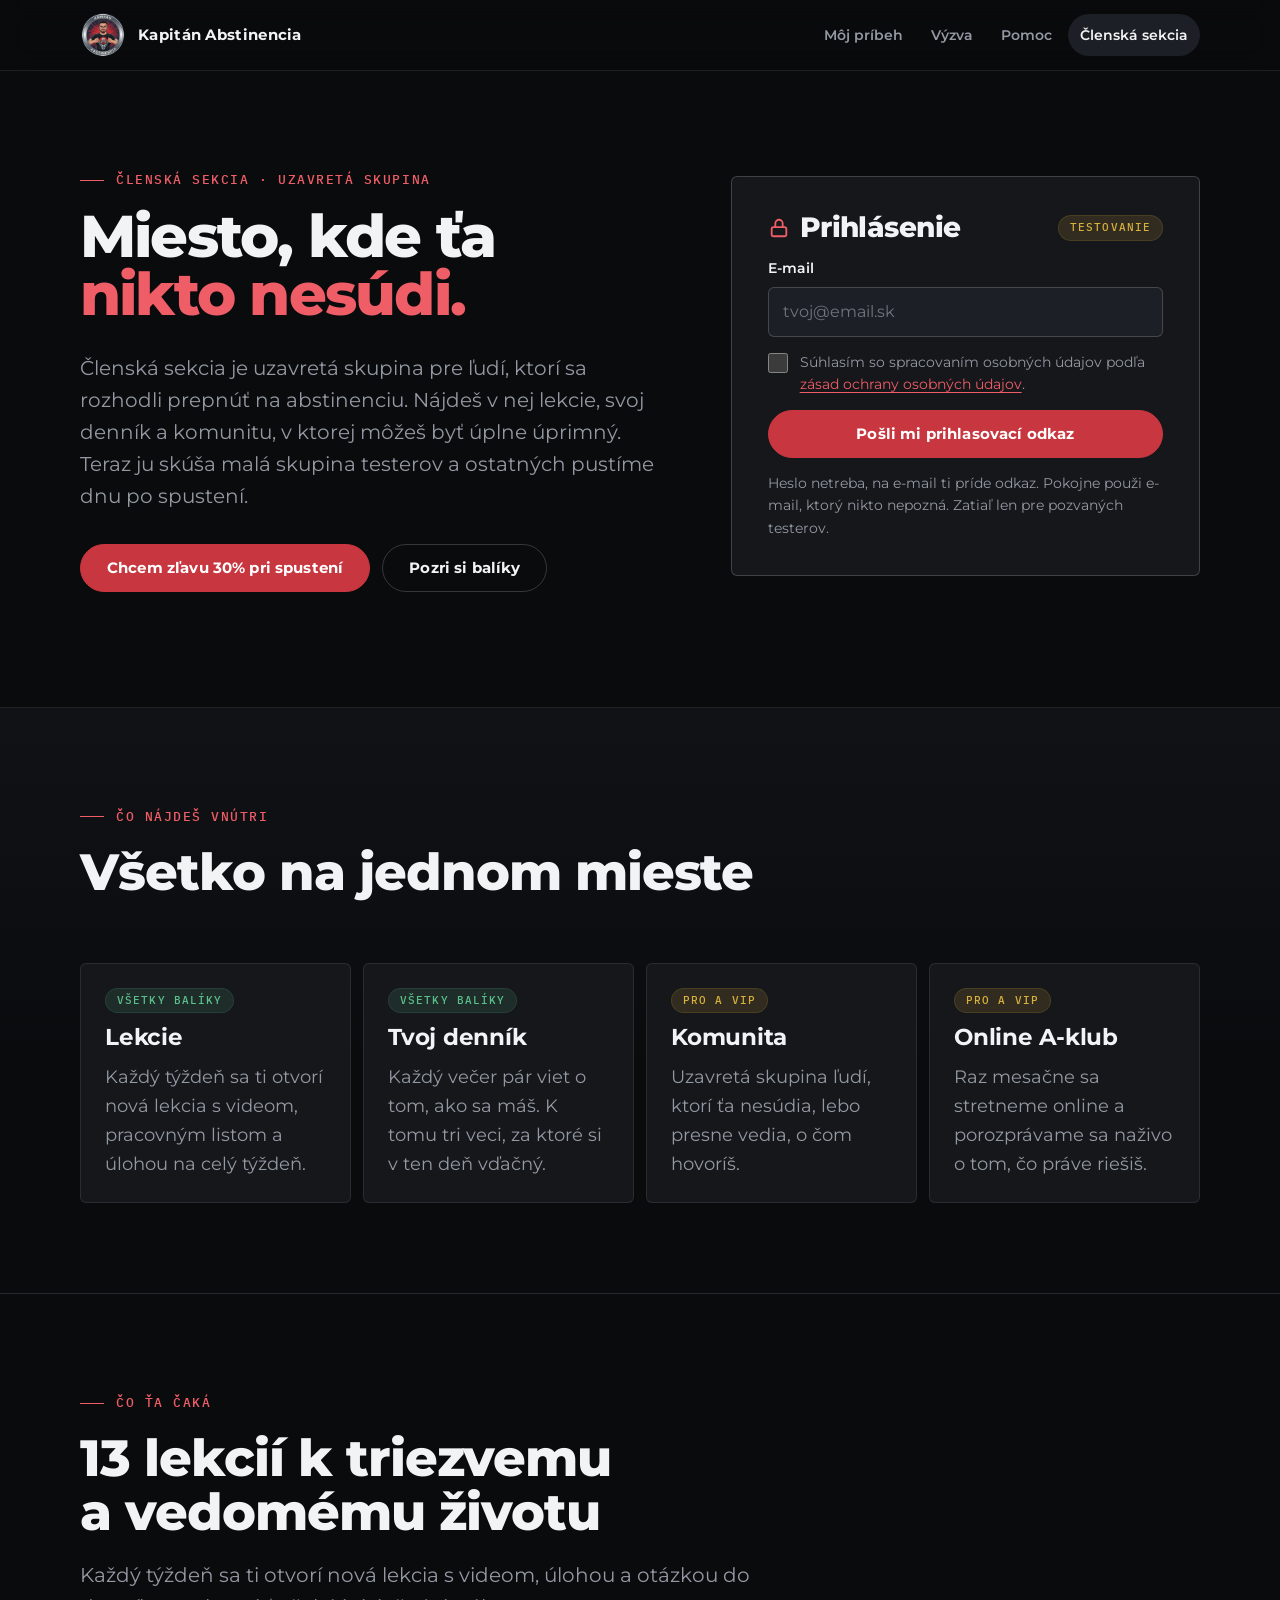
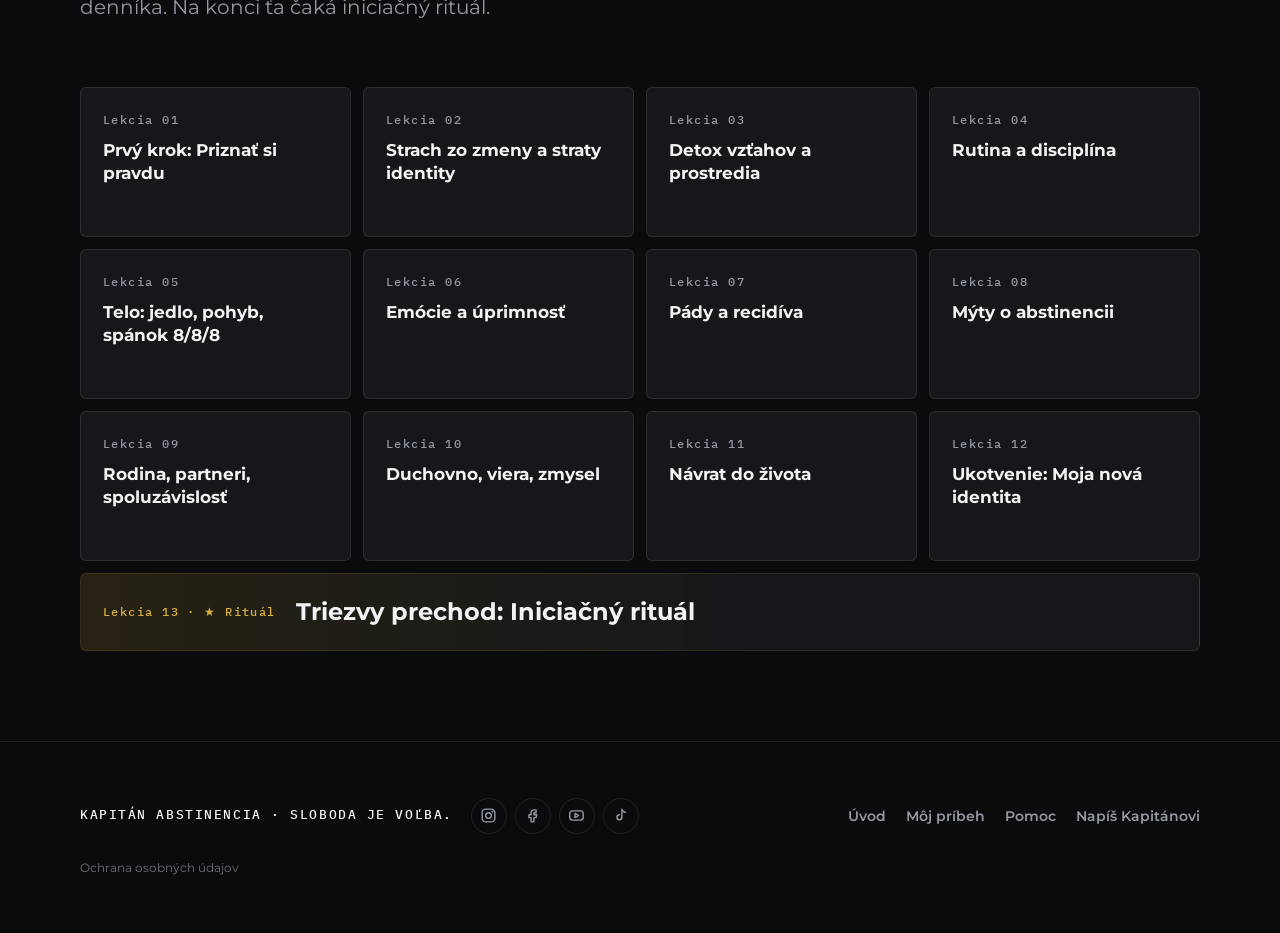
<file: moja-vyzva.html>
<!doctype html>
<html lang="sk">
<head>
<meta charset="utf-8">
<meta name="viewport" content="width=device-width, initial-scale=1">
<title>Moja výzva · Kapitán Abstinencia</title>
<meta name="robots" content="noindex">
<link rel="icon" href="favicon.ico" sizes="48x48">
<link rel="icon" type="image/png" sizes="96x96" href="obrazky/ikonka-96.png">
<link rel="icon" type="image/png" sizes="192x192" href="obrazky/ikonka-192.png">
<link rel="apple-touch-icon" href="obrazky/apple-touch-icon.png">
<meta name="theme-color" content="#0A0B0D">
<script>document.documentElement.classList.add('js')</script>
<link rel="stylesheet" href="assets/kapitan.css?v=49">
</head>
<body>

<header class="topbar solid">
  <div class="wrap">
    <a class="brand" href="./"><span class="brand-mark" aria-hidden="true"><img src="obrazky/kapitan-odznak.webp" alt=""></span>Kapitán Abstinencia</a>
    <nav class="nav" id="nav" aria-label="Členské menu">
      <a href="moja-vyzva.html" aria-current="page">Moja výzva</a>
      <a href="pomoc.html">Pomoc</a>
            <a href="clenska.html" id="odhlas">Odhlásiť sa</a>
    </nav>
    <button class="btn small menu-toggle" aria-expanded="false" aria-controls="nav">Menu</button>
  </div>
</header>

<main class="app-main">
  <div class="wrap">
    <div class="mhead">
      <div>
        <p class="eyebrow" id="mEyebrow"></p>
        <h1 id="mTitle">Načítavam výzvu…</h1>
        </div>
      <div class="counter" title="Koľký deň výzvy práve máš">
        <div class="n" id="soberN">0</div><div class="l">deň výzvy</div>
      </div>
    </div>

    <div id="prezBox"></div>
    <div id="odpBox"></div>
    <div class="weeks" id="weeks" aria-label="Týždne výzvy"></div>
    <div id="vetaBox"></div>

    <div class="mgrid">
      <div class="stack">
        <div class="card" id="weekCard"></div>
        <div class="card" id="taskCard"></div>
      </div>
      <div class="stack">
        <div class="card" id="journalCard"></div>
        <div class="card" id="historyCard"></div>
        <div class="helpstrip"><span>Je ti veľmi zle? Nie si v tom sám.</span><a class="btn small" href="pomoc.html">Pomoc a kontakty</a></div>
      </div>
    </div>
  </div>
</main>

<footer>
  <div class="wrap">
    <div class="foot-top">
      <div class="sign">Kapitán Abstinencia · Sloboda je voľba.</div>
      <nav class="foot-links" aria-label="Odkazy v päte"><a href="./">Úvod</a><a href="pomoc.html">Pomoc</a><a href="mailto:kapitanabstinencia@gmail.com">Napíš Kapitánovi</a></nav>
    </div>
    <div class="credits">Keď je zle, nečakaj: <b>112</b> · Linka dôvery Nezábudka <b>0800 800 566</b> (nonstop, zadarmo).</div>
  </div>
</footer>

<script src="assets/kapitan.js?v=49"></script>
<script src="assets/clen.js?v=8"></script>
<script src="assets/ulohy.js?v=1"></script>
<script src="assets/vety.js?v=2"></script>
<script src="assets/vyzva.js?v=18"></script>
</body>
</html>
</file>
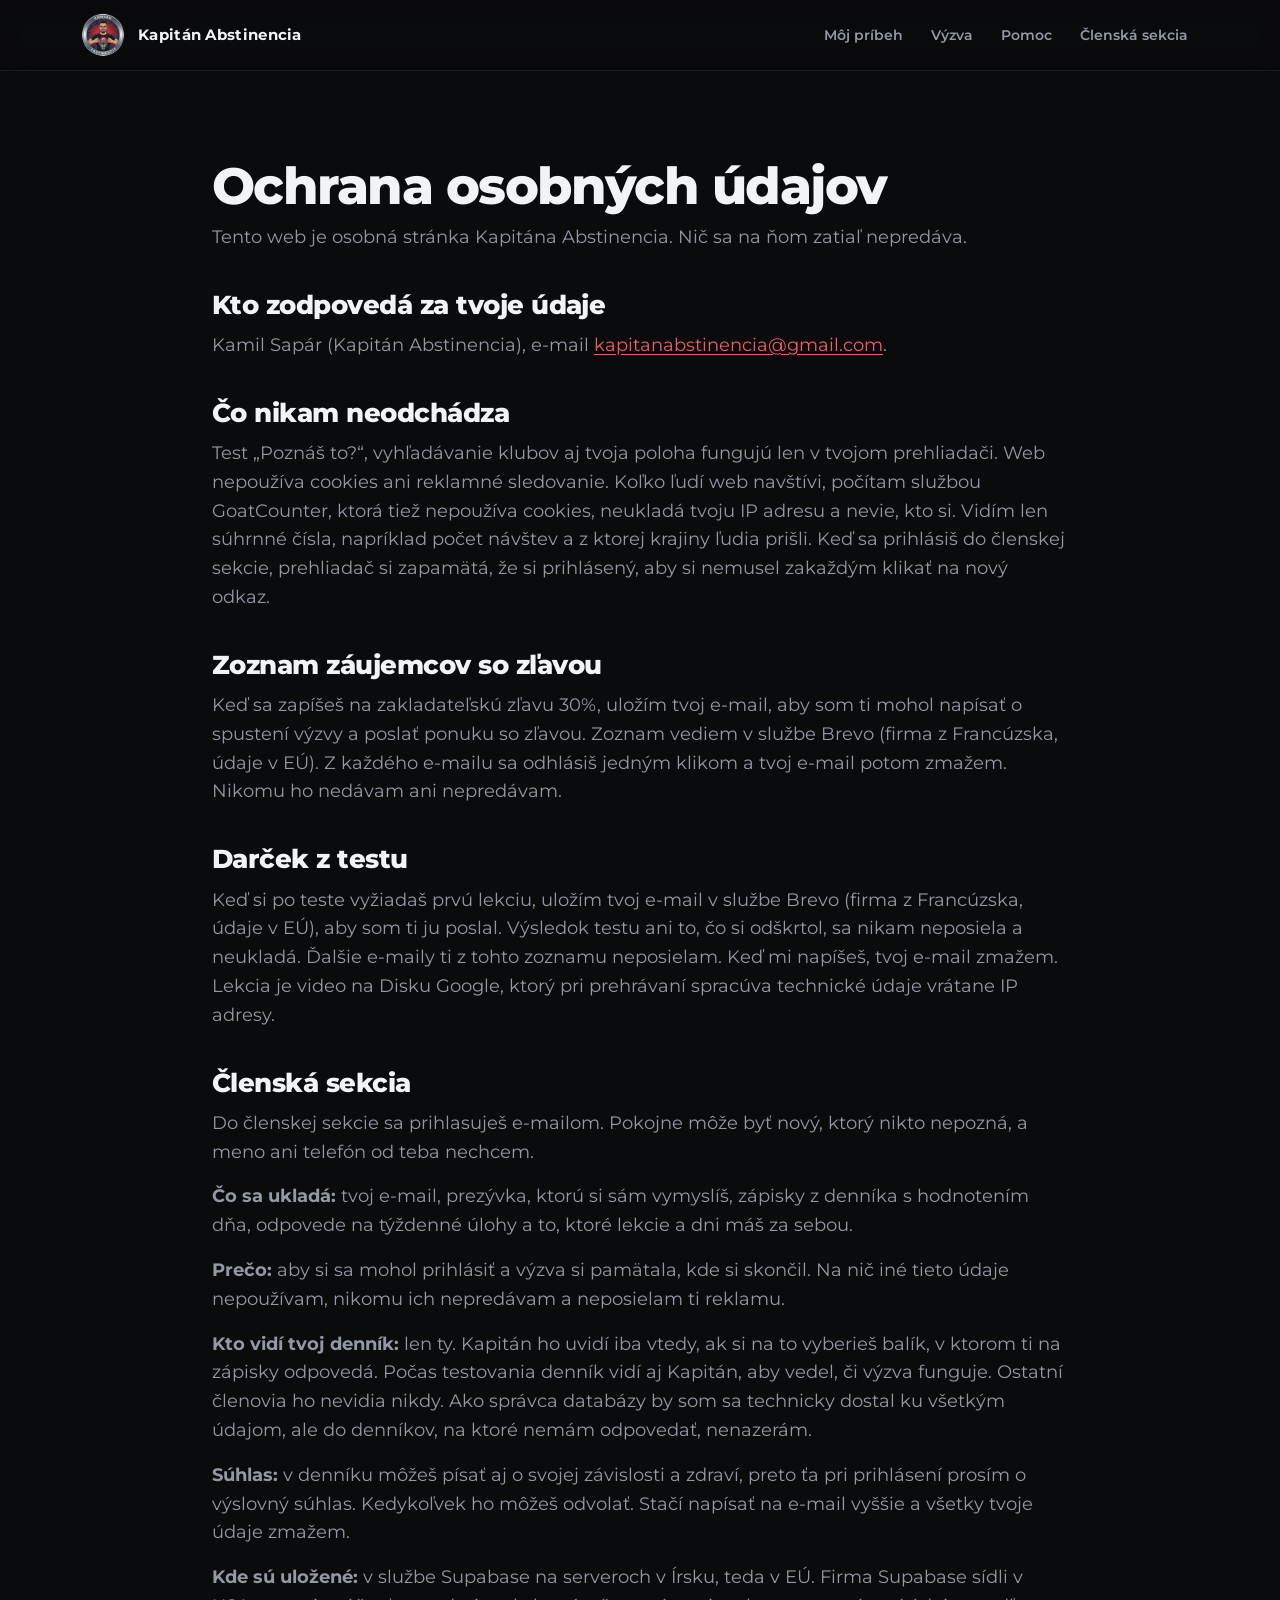
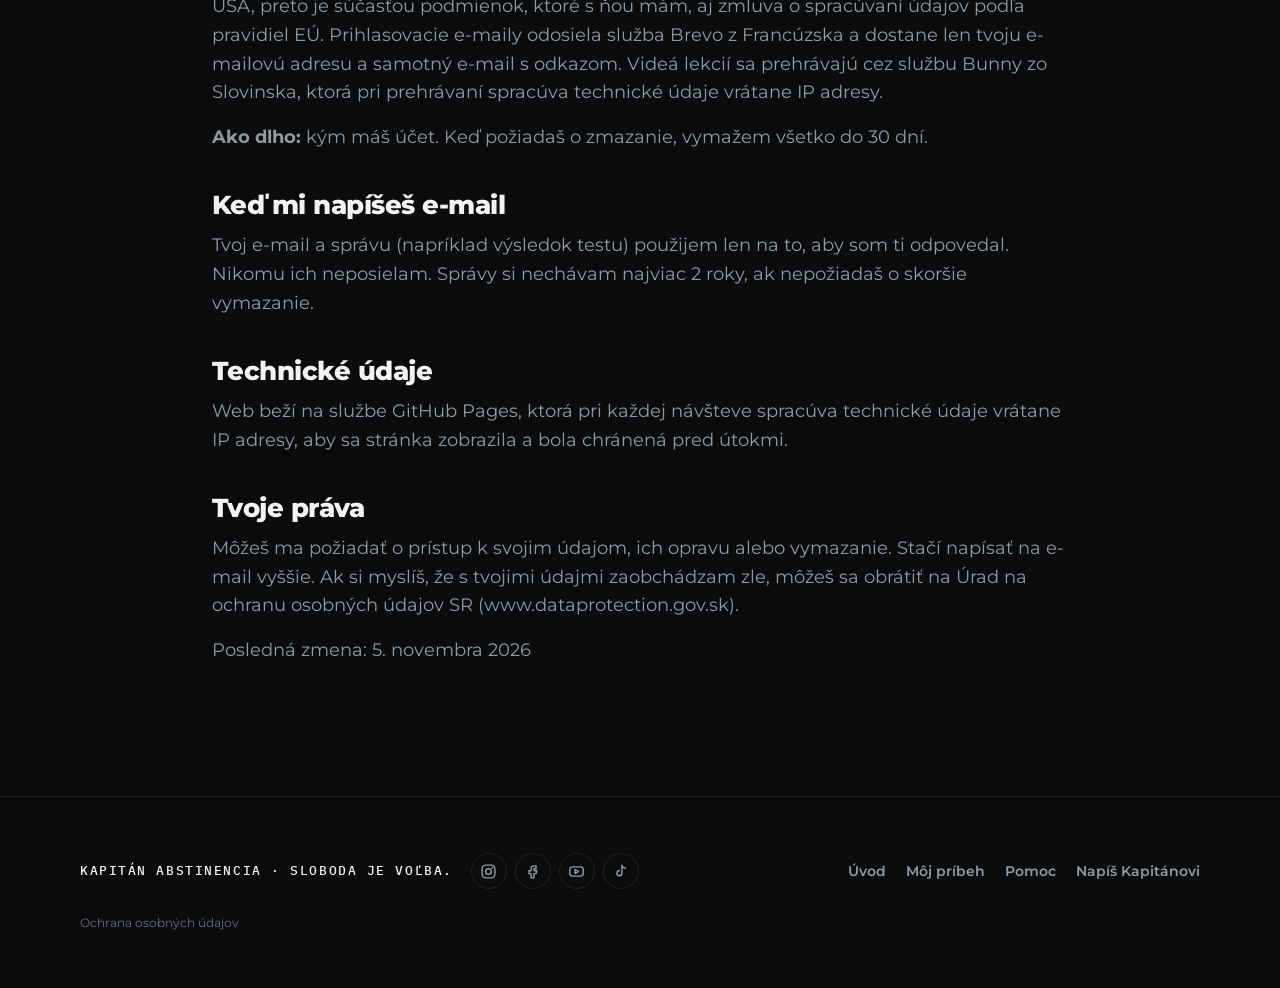
<file: ochrana-udajov.html>
<!doctype html>
<html lang="sk">
<head>
<meta charset="utf-8">
<meta name="viewport" content="width=device-width, initial-scale=1">
<title>Ochrana osobných údajov · Kapitán Abstinencia</title>
<meta name="description" content="Ako web Kapitána Abstinencia zaobchádza s osobnými údajmi.">
<meta name="robots" content="noindex">
<link rel="icon" href="favicon.ico" sizes="48x48">
<link rel="icon" type="image/png" sizes="96x96" href="obrazky/ikonka-96.png">
<link rel="icon" type="image/png" sizes="192x192" href="obrazky/ikonka-192.png">
<link rel="apple-touch-icon" href="obrazky/apple-touch-icon.png">
<meta name="theme-color" content="#0A0B0D">
<script>document.documentElement.classList.add('js')</script>
<link rel="stylesheet" href="assets/kapitan.css?v=49">
</head>
<body>

<header class="topbar solid">
  <div class="wrap">
    <a class="brand" href="./"><span class="brand-mark" aria-hidden="true"><img src="obrazky/kapitan-odznak.webp" alt=""></span>Kapitán Abstinencia</a>
    <nav class="nav" id="nav" aria-label="Hlavné menu">
      <a href="vizitka.html">Môj príbeh</a>
      <a href="./#vyzva">Výzva</a>
      <a href="pomoc.html">Pomoc</a>
      <a href="clenska.html">Členská sekcia</a>
      <a class="nav-cta" href="./#baliky">Chcem začať</a>
    </nav>
    <button class="btn small menu-toggle" aria-expanded="false" aria-controls="nav">Menu</button>
  </div>
</header>

<main>
  <section style="padding-top:clamp(48px,7vw,96px)">
    <div class="wrap legal">
      <h1>Ochrana osobných údajov</h1>
      <p>Tento web je osobná stránka Kapitána Abstinencia. Nič sa na ňom zatiaľ nepredáva.</p>

      <h2>Kto zodpovedá za tvoje údaje</h2>
      <p>Kamil Sapár (Kapitán Abstinencia), e-mail <a href="mailto:kapitanabstinencia@gmail.com">kapitanabstinencia@gmail.com</a>.</p>

      <h2>Čo nikam neodchádza</h2>
      <p>Test „Poznáš to?“, vyhľadávanie klubov aj tvoja poloha fungujú len v tvojom prehliadači. Web nepoužíva cookies ani reklamné sledovanie. Koľko ľudí web navštívi, počítam službou GoatCounter, ktorá tiež nepoužíva cookies, neukladá tvoju IP adresu a nevie, kto si. Vidím len súhrnné čísla, napríklad počet návštev a z ktorej krajiny ľudia prišli. Keď sa prihlásiš do členskej sekcie, prehliadač si zapamätá, že si prihlásený, aby si nemusel zakaždým klikať na nový odkaz.</p>

      <h2>Zoznam záujemcov so zľavou</h2>
      <p>Keď sa zapíšeš na zakladateľskú zľavu 30%, uložím tvoj e-mail, aby som ti mohol napísať o spustení výzvy a poslať ponuku so zľavou. Zoznam vediem v službe Brevo (firma z Francúzska, údaje v EÚ). Z každého e-mailu sa odhlásiš jedným klikom a tvoj e-mail potom zmažem. Nikomu ho nedávam ani nepredávam.</p>

      <h2>Darček z testu</h2>
      <p>Keď si po teste vyžiadaš prvú lekciu, uložím tvoj e-mail v službe Brevo (firma z Francúzska, údaje v EÚ), aby som ti ju poslal. Výsledok testu ani to, čo si odškrtol, sa nikam neposiela a neukladá. Ďalšie e-maily ti z tohto zoznamu neposielam. Keď mi napíšeš, tvoj e-mail zmažem. Lekcia je video na Disku Google, ktorý pri prehrávaní spracúva technické údaje vrátane IP adresy.</p>

      <h2>Členská sekcia</h2>
      <p>Do členskej sekcie sa prihlasuješ e-mailom. Pokojne môže byť nový, ktorý nikto nepozná, a meno ani telefón od teba nechcem.</p>
      <p><strong>Čo sa ukladá:</strong> tvoj e-mail, prezývka, ktorú si sám vymyslíš, zápisky z denníka s hodnotením dňa, odpovede na týždenné úlohy a to, ktoré lekcie a dni máš za sebou.</p>
      <p><strong>Prečo:</strong> aby si sa mohol prihlásiť a výzva si pamätala, kde si skončil. Na nič iné tieto údaje nepoužívam, nikomu ich nepredávam a neposielam ti reklamu.</p>
      <p><strong>Kto vidí tvoj denník:</strong> len ty. Kapitán ho uvidí iba vtedy, ak si na to vyberieš balík, v ktorom ti na zápisky odpovedá. Počas testovania denník vidí aj Kapitán, aby vedel, či výzva funguje. Ostatní členovia ho nevidia nikdy. Ako správca databázy by som sa technicky dostal ku všetkým údajom, ale do denníkov, na ktoré nemám odpovedať, nenazerám.</p>
      <p><strong>Súhlas:</strong> v denníku môžeš písať aj o svojej závislosti a zdraví, preto ťa pri prihlásení prosím o výslovný súhlas. Kedykoľvek ho môžeš odvolať. Stačí napísať na e-mail vyššie a všetky tvoje údaje zmažem.</p>
      <p><strong>Kde sú uložené:</strong> v službe Supabase na serveroch v Írsku, teda v EÚ. Firma Supabase sídli v USA, preto je súčasťou podmienok, ktoré s ňou mám, aj zmluva o spracúvaní údajov podľa pravidiel EÚ. Prihlasovacie e-maily odosiela služba Brevo z Francúzska a dostane len tvoju e-mailovú adresu a samotný e-mail s odkazom. Videá lekcií sa prehrávajú cez službu Bunny zo Slovinska, ktorá pri prehrávaní spracúva technické údaje vrátane IP adresy.</p>
      <p><strong>Ako dlho:</strong> kým máš účet. Keď požiadaš o zmazanie, vymažem všetko do 30 dní.</p>

      <h2>Keď mi napíšeš e-mail</h2>
      <p>Tvoj e-mail a správu (napríklad výsledok testu) použijem len na to, aby som ti odpovedal. Nikomu ich neposielam. Správy si nechávam najviac 2 roky, ak nepožiadaš o skoršie vymazanie.</p>

      <h2>Technické údaje</h2>
      <p>Web beží na službe GitHub Pages, ktorá pri každej návšteve spracúva technické údaje vrátane IP adresy, aby sa stránka zobrazila a bola chránená pred útokmi.</p>

      <h2>Tvoje práva</h2>
      <p>Môžeš ma požiadať o prístup k svojim údajom, ich opravu alebo vymazanie. Stačí napísať na e-mail vyššie. Ak si myslíš, že s tvojimi údajmi zaobchádzam zle, môžeš sa obrátiť na Úrad na ochranu osobných údajov SR (www.dataprotection.gov.sk).</p>
      <p class="muted">Posledná zmena: 5. novembra 2026</p>
    </div>
  </section>
</main>

<footer>
  <div class="wrap">
    <div class="foot-top">
      <div class="foot-brand"><div class="sign">Kapitán Abstinencia · Sloboda je voľba.</div><div class="foot-social"><a href="https://www.instagram.com/kapitan_abstinencia/" aria-label="Instagram" title="Instagram"><svg viewBox="0 0 24 24" aria-hidden="true"><rect x="3" y="3" width="18" height="18" rx="5"/><circle cx="12" cy="12" r="4"/><circle cx="17.5" cy="6.5" r=".6"/></svg></a><a href="https://www.facebook.com/profile.php?id=61595688814332" aria-label="Facebook" title="Facebook"><svg viewBox="0 0 24 24" aria-hidden="true"><path d="M14 8h3V4h-3a4 4 0 0 0-4 4v3H7v4h3v6h4v-6h3l1-4h-4V8z"/></svg></a><a href="https://www.youtube.com/@kapitan_abstinencia" aria-label="YouTube" title="YouTube"><svg viewBox="0 0 24 24" aria-hidden="true"><rect x="2.5" y="5.5" width="19" height="13" rx="4"/><path d="m10 9 5 3-5 3z"/></svg></a><a href="https://www.tiktok.com/@kapitan_abstinencia" aria-label="TikTok" title="TikTok"><svg viewBox="0 0 24 24" aria-hidden="true"><path d="M14 3v11.5a3.5 3.5 0 1 1-3.5-3.5M14 3c.5 2.5 2.5 4.5 5 4.5"/></svg></a></div></div>
      <nav class="foot-links" aria-label="Odkazy v päte"><a href="./">Úvod</a><a href="vizitka.html">Môj príbeh</a><a href="pomoc.html">Pomoc</a><a href="mailto:kapitanabstinencia@gmail.com">Napíš Kapitánovi</a></nav>
    </div>
    <div class="foot-priv"><a href="ochrana-udajov.html">Ochrana osobných údajov</a></div>
  </div>
</footer>

<script data-goatcounter="https://kapitanabstinencia.goatcounter.com/count" async src="//gc.zgo.at/count.js"></script>
<script src="assets/kapitan.js?v=49"></script>
</body>
</html>
</file>
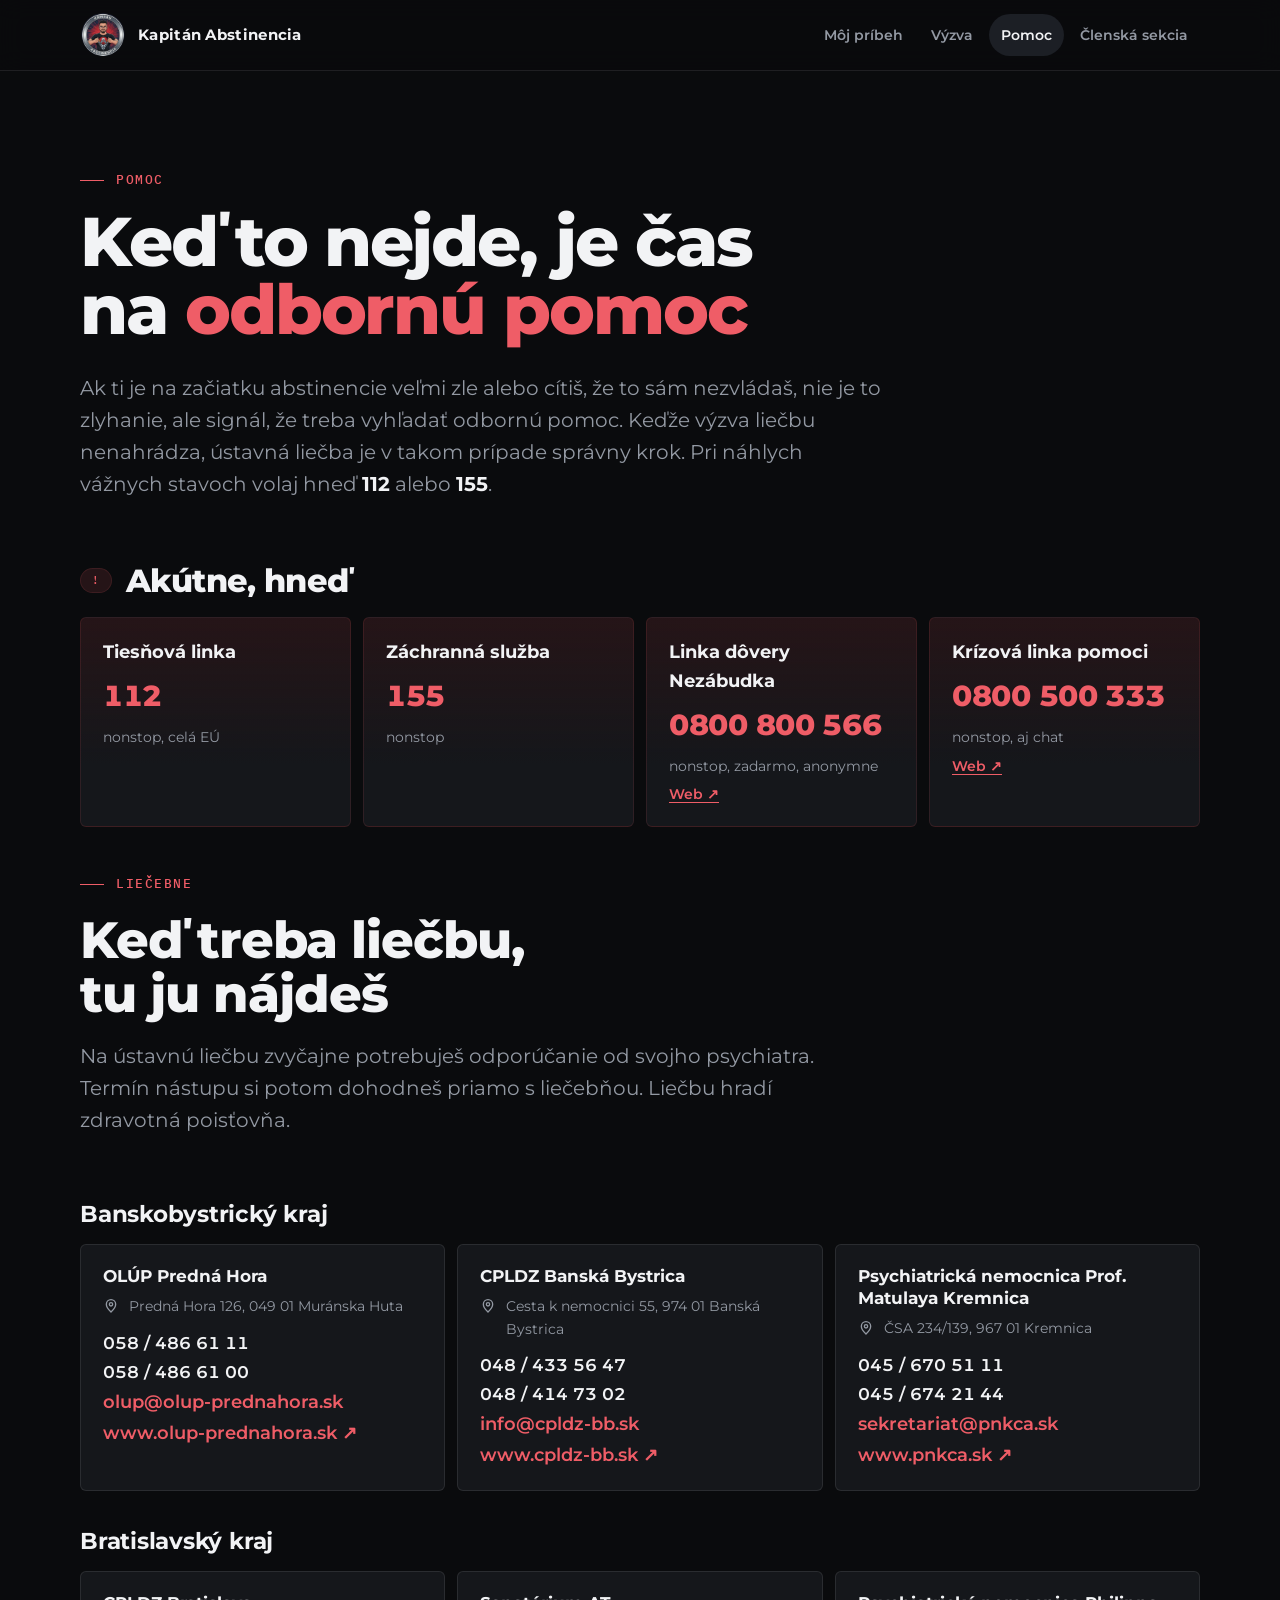
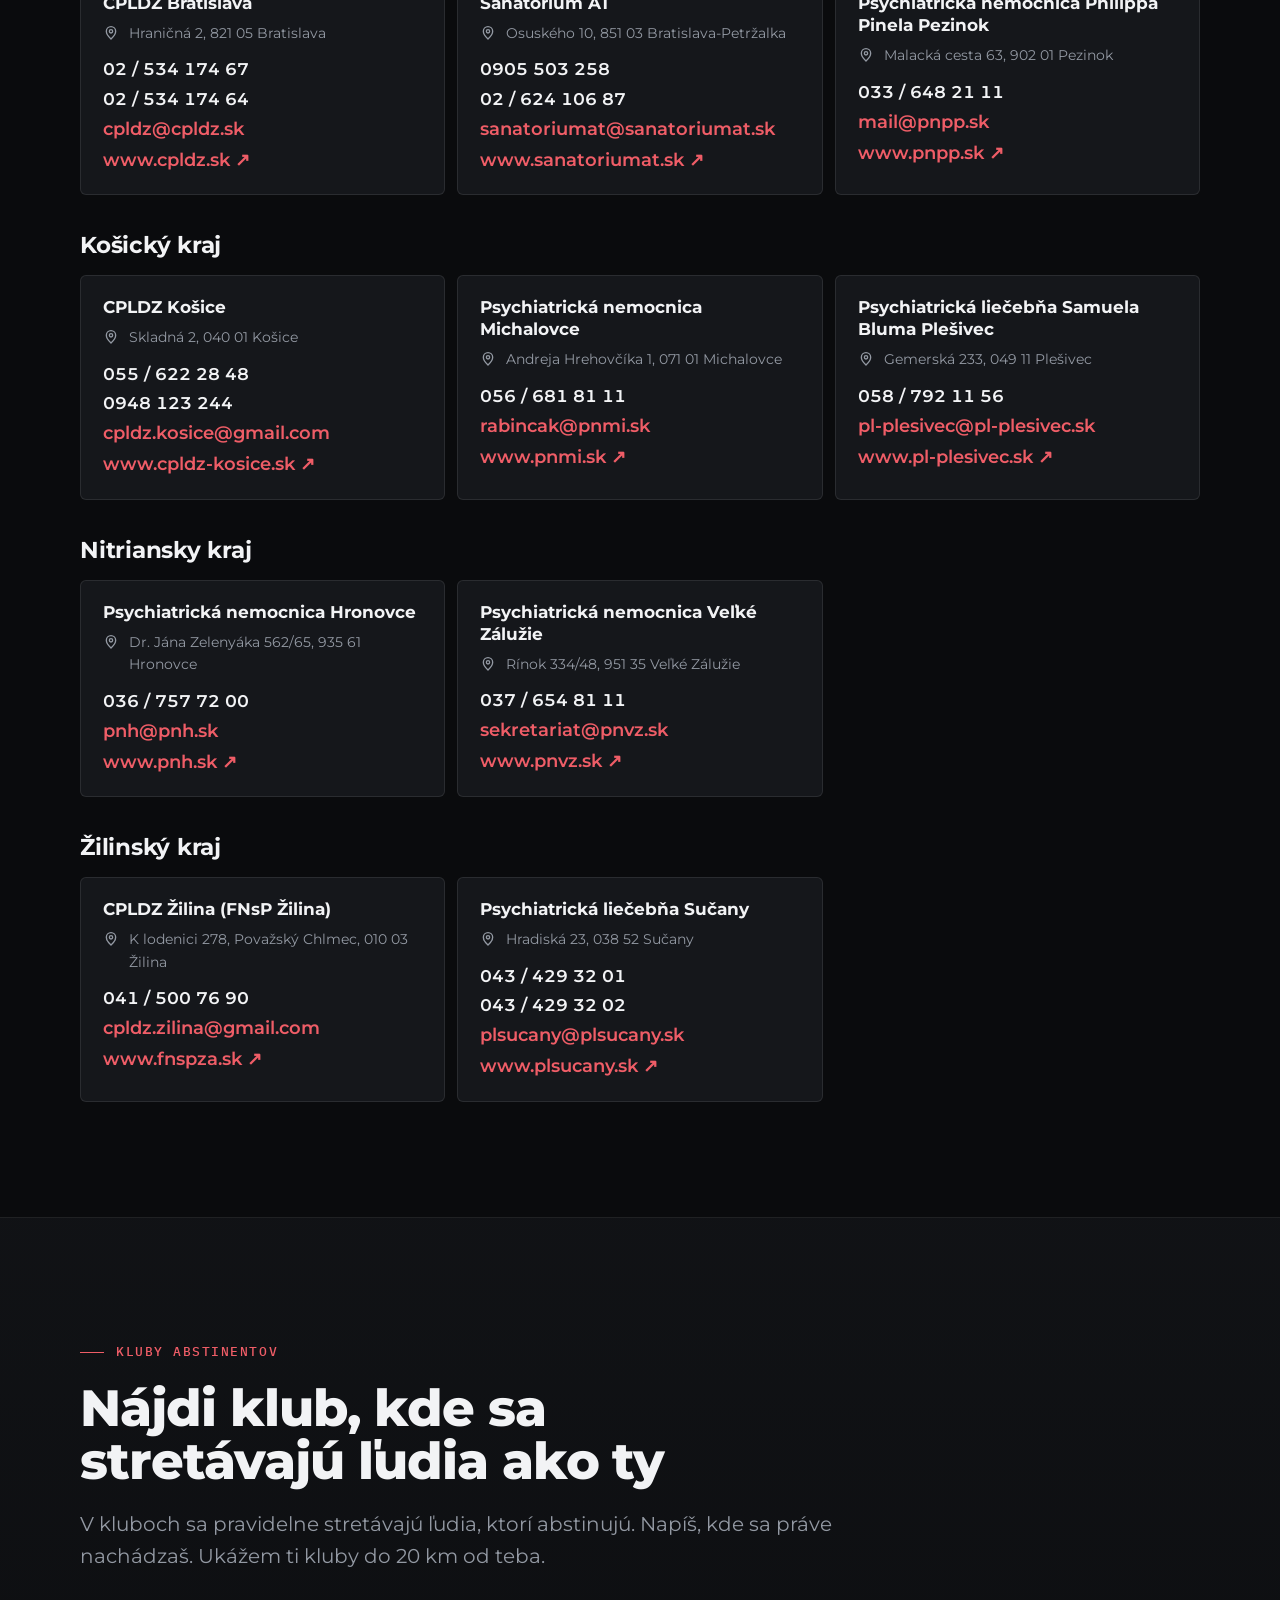
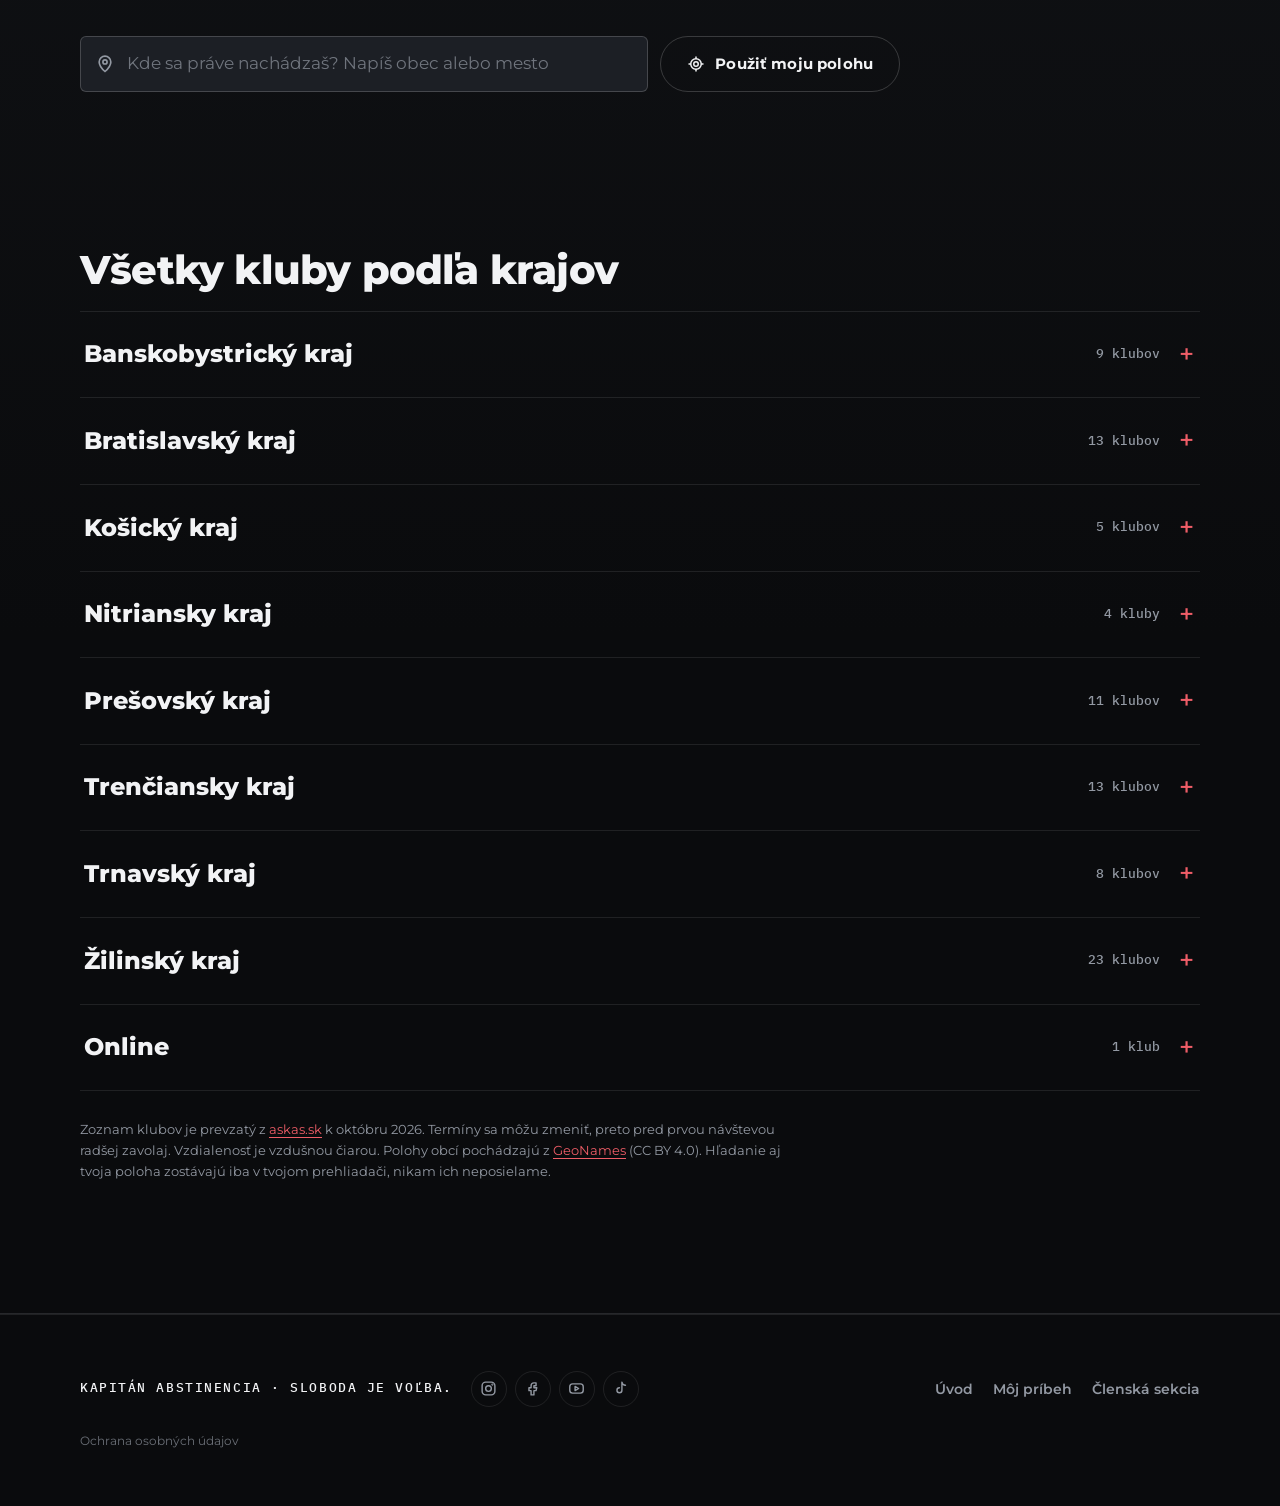
<file: pomoc.html>
<!doctype html>
<html lang="sk">
<head>
<meta charset="utf-8">
<meta name="viewport" content="width=device-width, initial-scale=1">
<title>Kluby abstinentov a liečebne závislostí na Slovensku</title>
<meta name="description" content="Nájdi klub abstinentov do 20 km od teba. 87 klubov a 13 liečební závislostí podľa krajov s kontaktmi, plus krízové linky. Zadarmo a anonymne.">
<link rel="canonical" href="https://kapitanabstinencia.sk/pomoc.html">
<meta property="og:type" content="website">
<meta property="og:locale" content="sk_SK">
<meta property="og:site_name" content="Kapitán Abstinencia">
<meta property="og:title" content="Kluby abstinentov a liečebne závislostí na Slovensku">
<meta property="og:description" content="Nájdi klub abstinentov do 20 km od teba. 87 klubov a 13 liečební závislostí podľa krajov s kontaktmi, plus krízové linky. Zadarmo a anonymne.">
<meta property="og:url" content="https://kapitanabstinencia.sk/pomoc.html">
<meta property="og:image" content="https://kapitanabstinencia.sk/obrazky/kapitan-odznak.webp">
<meta name="twitter:card" content="summary">
<script type="application/ld+json">{"@context":"https://schema.org","@type":"WebPage","url":"https://kapitanabstinencia.sk/pomoc.html","name":"Kluby abstinentov a liečebne závislostí na Slovensku","description":"Nájdi klub abstinentov do 20 km od teba. 87 klubov a 13 liečební závislostí podľa krajov s kontaktmi, plus krízové linky. Zadarmo a anonymne.","inLanguage":"sk","author":{"@type":"Person","name":"Kamil Sapár","url":"https://kapitanabstinencia.sk/vizitka.html"}}</script>
<link rel="icon" href="favicon.ico" sizes="48x48">
<link rel="icon" type="image/png" sizes="96x96" href="obrazky/ikonka-96.png">
<link rel="icon" type="image/png" sizes="192x192" href="obrazky/ikonka-192.png">
<link rel="apple-touch-icon" href="obrazky/apple-touch-icon.png">
<meta name="theme-color" content="#0A0B0D">
<script>document.documentElement.classList.add('js')</script>
<link rel="stylesheet" href="assets/kapitan.css?v=49">
</head>
<body>

<header class="topbar solid">
  <div class="wrap">
    <a class="brand" href="./"><span class="brand-mark" aria-hidden="true"><img src="obrazky/kapitan-odznak.webp" alt=""></span>Kapitán Abstinencia</a>
    <nav class="nav" id="nav" aria-label="Hlavné menu">
      <a href="vizitka.html">Môj príbeh</a>
      <a href="./#vyzva">Výzva</a>
      <a href="pomoc.html" aria-current="page">Pomoc</a>
      <a href="clenska.html">Členská sekcia</a>
      <a class="nav-cta" href="./#baliky">Chcem začať</a>
    </nav>
    <button class="btn small menu-toggle" aria-expanded="false" aria-controls="nav">Menu</button>
  </div>
</header>

<main>
  <section class="hero" style="padding-top:clamp(48px,7vw,96px);padding-bottom:0;min-height:0">
    <div class="cursor-glow" aria-hidden="true"></div>
    <div class="wrap">
      <p class="eyebrow reveal">Pomoc</p>
      <h1 class="reveal" style="--i:1;font-size:clamp(36px,5.4vw,84px);max-width:16ch;margin-bottom:28px">Keď to nejde, je čas na <em>odbornú pomoc</em></h1>
      <p class="lead reveal" style="--i:2">Ak ti je na začiatku abstinencie veľmi zle alebo cítiš, že to sám nezvládaš, nie je to zlyhanie, ale signál, že treba vyhľadať odbornú pomoc. Keďže výzva liečbu nenahrádza, ústavná liečba je v takom prípade správny krok. Pri náhlych vážnych stavoch volaj hneď <b style="color:var(--text)">112</b> alebo <b style="color:var(--text)">155</b>.</p>
      <div id="helpTiers"></div>
    </div>
  </section>

  <section id="liecebne" style="padding-top:clamp(24px,3vw,40px)">
    <div class="wrap">
      <div class="section-head">
        <p class="eyebrow reveal">Liečebne</p>
        <h2 class="reveal" style="--i:1">Keď treba liečbu, tu ju nájdeš</h2>
        <p class="lead reveal" style="--i:2">Na ústavnú liečbu zvyčajne potrebuješ odporúčanie od svojho psychiatra. Termín nástupu si potom dohodneš priamo s liečebňou. Liečbu hradí zdravotná poisťovňa.</p>
      </div>
      <div class="okres"><h3 style="margin:36px 0 14px">Banskobystrický kraj</h3><div class="club-grid">
        <div class="card club"><span class="nm">OLÚP Predná Hora</span><span class="row"><svg viewBox="0 0 24 24" fill="none" stroke="currentColor" stroke-width="2" aria-hidden="true"><path d="M12 21s-7-6.2-7-11.5A7 7 0 0 1 19 9.5C19 14.8 12 21 12 21z"/><circle cx="12" cy="9.5" r="2.5"/></svg><span>Predná Hora 126, 049 01 Muránska Huta</span></span><span class="ctc"><a class="tel" href="tel:0584866111">058 / 486 61 11</a><a class="tel" href="tel:0584866100">058 / 486 61 00</a><a href="mailto:olup@olup-prednahora.sk">olup@olup-prednahora.sk</a><a href="https://www.olup-prednahora.sk" target="_blank" rel="noopener">www.olup-prednahora.sk ↗</a></span></div>
        <div class="card club"><span class="nm">CPLDZ Banská Bystrica</span><span class="row"><svg viewBox="0 0 24 24" fill="none" stroke="currentColor" stroke-width="2" aria-hidden="true"><path d="M12 21s-7-6.2-7-11.5A7 7 0 0 1 19 9.5C19 14.8 12 21 12 21z"/><circle cx="12" cy="9.5" r="2.5"/></svg><span>Cesta k nemocnici 55, 974 01 Banská Bystrica</span></span><span class="ctc"><a class="tel" href="tel:0484335647">048 / 433 56 47</a><a class="tel" href="tel:0484147302">048 / 414 73 02</a><a href="mailto:info@cpldz-bb.sk">info@cpldz-bb.sk</a><a href="https://www.cpldz-bb.sk" target="_blank" rel="noopener">www.cpldz-bb.sk ↗</a></span></div>
        <div class="card club"><span class="nm">Psychiatrická nemocnica Prof. Matulaya Kremnica</span><span class="row"><svg viewBox="0 0 24 24" fill="none" stroke="currentColor" stroke-width="2" aria-hidden="true"><path d="M12 21s-7-6.2-7-11.5A7 7 0 0 1 19 9.5C19 14.8 12 21 12 21z"/><circle cx="12" cy="9.5" r="2.5"/></svg><span>ČSA 234/139, 967 01 Kremnica</span></span><span class="ctc"><a class="tel" href="tel:0456705111">045 / 670 51 11</a><a class="tel" href="tel:0456742144">045 / 674 21 44</a><a href="mailto:sekretariat@pnkca.sk">sekretariat@pnkca.sk</a><a href="https://www.pnkca.sk" target="_blank" rel="noopener">www.pnkca.sk ↗</a></span></div>
      </div></div>
      <div class="okres"><h3 style="margin:36px 0 14px">Bratislavský kraj</h3><div class="club-grid">
        <div class="card club"><span class="nm">CPLDZ Bratislava</span><span class="row"><svg viewBox="0 0 24 24" fill="none" stroke="currentColor" stroke-width="2" aria-hidden="true"><path d="M12 21s-7-6.2-7-11.5A7 7 0 0 1 19 9.5C19 14.8 12 21 12 21z"/><circle cx="12" cy="9.5" r="2.5"/></svg><span>Hraničná 2, 821 05 Bratislava</span></span><span class="ctc"><a class="tel" href="tel:0253417467">02 / 534 174 67</a><a class="tel" href="tel:0253417464">02 / 534 174 64</a><a href="mailto:cpldz@cpldz.sk">cpldz@cpldz.sk</a><a href="https://www.cpldz.sk" target="_blank" rel="noopener">www.cpldz.sk ↗</a></span></div>
        <div class="card club"><span class="nm">Sanatórium AT</span><span class="row"><svg viewBox="0 0 24 24" fill="none" stroke="currentColor" stroke-width="2" aria-hidden="true"><path d="M12 21s-7-6.2-7-11.5A7 7 0 0 1 19 9.5C19 14.8 12 21 12 21z"/><circle cx="12" cy="9.5" r="2.5"/></svg><span>Osuského 10, 851 03 Bratislava-Petržalka</span></span><span class="ctc"><a class="tel" href="tel:0905503258">0905 503 258</a><a class="tel" href="tel:0262410687">02 / 624 106 87</a><a href="mailto:sanatoriumat@sanatoriumat.sk">sanatoriumat@sanatoriumat.sk</a><a href="https://www.sanatoriumat.sk" target="_blank" rel="noopener">www.sanatoriumat.sk ↗</a></span></div>
        <div class="card club"><span class="nm">Psychiatrická nemocnica Philippa Pinela Pezinok</span><span class="row"><svg viewBox="0 0 24 24" fill="none" stroke="currentColor" stroke-width="2" aria-hidden="true"><path d="M12 21s-7-6.2-7-11.5A7 7 0 0 1 19 9.5C19 14.8 12 21 12 21z"/><circle cx="12" cy="9.5" r="2.5"/></svg><span>Malacká cesta 63, 902 01 Pezinok</span></span><span class="ctc"><a class="tel" href="tel:0336482111">033 / 648 21 11</a><a href="mailto:mail@pnpp.sk">mail@pnpp.sk</a><a href="https://www.pnpp.sk" target="_blank" rel="noopener">www.pnpp.sk ↗</a></span></div>
      </div></div>
      <div class="okres"><h3 style="margin:36px 0 14px">Košický kraj</h3><div class="club-grid">
        <div class="card club"><span class="nm">CPLDZ Košice</span><span class="row"><svg viewBox="0 0 24 24" fill="none" stroke="currentColor" stroke-width="2" aria-hidden="true"><path d="M12 21s-7-6.2-7-11.5A7 7 0 0 1 19 9.5C19 14.8 12 21 12 21z"/><circle cx="12" cy="9.5" r="2.5"/></svg><span>Skladná 2, 040 01 Košice</span></span><span class="ctc"><a class="tel" href="tel:0556222848">055 / 622 28 48</a><a class="tel" href="tel:0948123244">0948 123 244</a><a href="mailto:cpldz.kosice@gmail.com">cpldz.kosice@gmail.com</a><a href="https://www.cpldz-kosice.sk" target="_blank" rel="noopener">www.cpldz-kosice.sk ↗</a></span></div>
        <div class="card club"><span class="nm">Psychiatrická nemocnica Michalovce</span><span class="row"><svg viewBox="0 0 24 24" fill="none" stroke="currentColor" stroke-width="2" aria-hidden="true"><path d="M12 21s-7-6.2-7-11.5A7 7 0 0 1 19 9.5C19 14.8 12 21 12 21z"/><circle cx="12" cy="9.5" r="2.5"/></svg><span>Andreja Hrehovčíka 1, 071 01 Michalovce</span></span><span class="ctc"><a class="tel" href="tel:0566818111">056 / 681 81 11</a><a href="mailto:rabincak@pnmi.sk">rabincak@pnmi.sk</a><a href="https://www.pnmi.sk" target="_blank" rel="noopener">www.pnmi.sk ↗</a></span></div>
        <div class="card club"><span class="nm">Psychiatrická liečebňa Samuela Bluma Plešivec</span><span class="row"><svg viewBox="0 0 24 24" fill="none" stroke="currentColor" stroke-width="2" aria-hidden="true"><path d="M12 21s-7-6.2-7-11.5A7 7 0 0 1 19 9.5C19 14.8 12 21 12 21z"/><circle cx="12" cy="9.5" r="2.5"/></svg><span>Gemerská 233, 049 11 Plešivec</span></span><span class="ctc"><a class="tel" href="tel:0587921156">058 / 792 11 56</a><a href="mailto:pl-plesivec@pl-plesivec.sk">pl-plesivec@pl-plesivec.sk</a><a href="https://www.pl-plesivec.sk" target="_blank" rel="noopener">www.pl-plesivec.sk ↗</a></span></div>
      </div></div>
      <div class="okres"><h3 style="margin:36px 0 14px">Nitriansky kraj</h3><div class="club-grid">
        <div class="card club"><span class="nm">Psychiatrická nemocnica Hronovce</span><span class="row"><svg viewBox="0 0 24 24" fill="none" stroke="currentColor" stroke-width="2" aria-hidden="true"><path d="M12 21s-7-6.2-7-11.5A7 7 0 0 1 19 9.5C19 14.8 12 21 12 21z"/><circle cx="12" cy="9.5" r="2.5"/></svg><span>Dr. Jána Zelenyáka 562/65, 935 61 Hronovce</span></span><span class="ctc"><a class="tel" href="tel:0367577200">036 / 757 72 00</a><a href="mailto:pnh@pnh.sk">pnh@pnh.sk</a><a href="https://www.pnh.sk" target="_blank" rel="noopener">www.pnh.sk ↗</a></span></div>
        <div class="card club"><span class="nm">Psychiatrická nemocnica Veľké Zálužie</span><span class="row"><svg viewBox="0 0 24 24" fill="none" stroke="currentColor" stroke-width="2" aria-hidden="true"><path d="M12 21s-7-6.2-7-11.5A7 7 0 0 1 19 9.5C19 14.8 12 21 12 21z"/><circle cx="12" cy="9.5" r="2.5"/></svg><span>Rínok 334/48, 951 35 Veľké Zálužie</span></span><span class="ctc"><a class="tel" href="tel:0376548111">037 / 654 81 11</a><a href="mailto:sekretariat@pnvz.sk">sekretariat@pnvz.sk</a><a href="https://www.pnvz.sk" target="_blank" rel="noopener">www.pnvz.sk ↗</a></span></div>
      </div></div>
      <div class="okres"><h3 style="margin:36px 0 14px">Žilinský kraj</h3><div class="club-grid">
        <div class="card club"><span class="nm">CPLDZ Žilina (FNsP Žilina)</span><span class="row"><svg viewBox="0 0 24 24" fill="none" stroke="currentColor" stroke-width="2" aria-hidden="true"><path d="M12 21s-7-6.2-7-11.5A7 7 0 0 1 19 9.5C19 14.8 12 21 12 21z"/><circle cx="12" cy="9.5" r="2.5"/></svg><span>K lodenici 278, Považský Chlmec, 010 03 Žilina</span></span><span class="ctc"><a class="tel" href="tel:0415007690">041 / 500 76 90</a><a href="mailto:cpldz.zilina@gmail.com">cpldz.zilina@gmail.com</a><a href="https://www.fnspza.sk" target="_blank" rel="noopener">www.fnspza.sk ↗</a></span></div>
        <div class="card club"><span class="nm">Psychiatrická liečebňa Sučany</span><span class="row"><svg viewBox="0 0 24 24" fill="none" stroke="currentColor" stroke-width="2" aria-hidden="true"><path d="M12 21s-7-6.2-7-11.5A7 7 0 0 1 19 9.5C19 14.8 12 21 12 21z"/><circle cx="12" cy="9.5" r="2.5"/></svg><span>Hradiská 23, 038 52 Sučany</span></span><span class="ctc"><a class="tel" href="tel:0434293201">043 / 429 32 01</a><a class="tel" href="tel:0434293202">043 / 429 32 02</a><a href="mailto:plsucany@plsucany.sk">plsucany@plsucany.sk</a><a href="https://www.plsucany.sk" target="_blank" rel="noopener">www.plsucany.sk ↗</a></span></div>
      </div></div>
    </div>
  </section>

  <section id="kluby" class="tinted">
    <div class="wrap">
      <div class="section-head">
        <p class="eyebrow reveal">Kluby abstinentov</p>
        <h2 class="reveal" style="--i:1">Nájdi klub, kde sa stretávajú ľudia ako ty</h2>
        <p class="lead reveal" style="--i:2">V kluboch sa pravidelne stretávajú ľudia, ktorí abstinujú. Napíš, kde sa práve nachádzaš. Ukážem ti kluby do 20 km od teba.</p>
      </div>
      <div class="club-search reveal" style="--i:3" role="search">
        <div class="field">
          <svg viewBox="0 0 24 24" fill="none" stroke="currentColor" stroke-width="2" aria-hidden="true"><path d="M12 21s-7-6.2-7-11.5A7 7 0 0 1 19 9.5C19 14.8 12 21 12 21z"/><circle cx="12" cy="9.5" r="2.5"/></svg>
          <label for="kde" class="sr-only">Kde sa práve nachádzaš?</label>
          <input type="text" id="kde" placeholder="Kde sa práve nachádzaš? Napíš obec alebo mesto" autocomplete="off" role="combobox" aria-autocomplete="list" aria-expanded="false" aria-controls="kdeList">
          <ul class="suggest" id="kdeList" role="listbox" hidden></ul>
        </div>
        <button class="btn" type="button" id="mojaPoloha"><svg viewBox="0 0 24 24" fill="none" stroke="currentColor" stroke-width="2" aria-hidden="true"><circle cx="12" cy="12" r="3"/><path d="M12 2v3M12 19v3M2 12h3M19 12h3"/><circle cx="12" cy="12" r="7"/></svg>Použiť moju polohu</button>
      </div>
      <p class="club-status" id="clubStatus" aria-live="polite"></p>
      <div class="club-grid" id="clubNear"></div>

      <h2 style="margin-top:clamp(56px,7vw,96px);font-size:clamp(24px,2.4vw + 10px,40px)">Všetky kluby podľa krajov</h2>
      <div id="clubAll"></div>
      <p class="data-note">Zoznam klubov je prevzatý z <a href="https://www.askas.sk/index.php/zoznam-klubov" target="_blank" rel="noopener">askas.sk</a> k októbru 2026. Termíny sa môžu zmeniť, preto pred prvou návštevou radšej zavolaj. Vzdialenosť je vzdušnou čiarou. Polohy obcí pochádzajú z <a href="https://www.geonames.org/" target="_blank" rel="noopener">GeoNames</a> (CC BY 4.0). Hľadanie aj tvoja poloha zostávajú iba v tvojom prehliadači, nikam ich neposielame.</p>
    </div>
  </section>
</main>

<footer>
  <div class="wrap">
    <div class="foot-top">
      <div class="foot-brand"><div class="sign">Kapitán Abstinencia · Sloboda je voľba.</div><div class="foot-social"><a href="https://www.instagram.com/kapitan_abstinencia/" aria-label="Instagram" title="Instagram"><svg viewBox="0 0 24 24" aria-hidden="true"><rect x="3" y="3" width="18" height="18" rx="5"/><circle cx="12" cy="12" r="4"/><circle cx="17.5" cy="6.5" r=".6"/></svg></a><a href="https://www.facebook.com/profile.php?id=61595688814332" aria-label="Facebook" title="Facebook"><svg viewBox="0 0 24 24" aria-hidden="true"><path d="M14 8h3V4h-3a4 4 0 0 0-4 4v3H7v4h3v6h4v-6h3l1-4h-4V8z"/></svg></a><a href="https://www.youtube.com/@kapitan_abstinencia" aria-label="YouTube" title="YouTube"><svg viewBox="0 0 24 24" aria-hidden="true"><rect x="2.5" y="5.5" width="19" height="13" rx="4"/><path d="m10 9 5 3-5 3z"/></svg></a><a href="https://www.tiktok.com/@kapitan_abstinencia" aria-label="TikTok" title="TikTok"><svg viewBox="0 0 24 24" aria-hidden="true"><path d="M14 3v11.5a3.5 3.5 0 1 1-3.5-3.5M14 3c.5 2.5 2.5 4.5 5 4.5"/></svg></a></div></div>
      <nav class="foot-links" aria-label="Odkazy v päte"><a href="./">Úvod</a><a href="vizitka.html">Môj príbeh</a><a href="clenska.html">Členská sekcia</a></nav>
    </div>
    <div class="foot-priv"><a href="ochrana-udajov.html">Ochrana osobných údajov</a></div>
  </div>
</footer>

<script data-goatcounter="https://kapitanabstinencia.goatcounter.com/count" async src="//gc.zgo.at/count.js"></script>
<script src="assets/kapitan.js?v=49"></script>
<script>
(function () {
  var esc = KA.esc;
  var HELP = [
    { h: "Akútne, hneď", chip: "crit", sym: "!", c: [
      ["Tiesňová linka", "112", "nonstop, celá EÚ", null, 1], ["Záchranná služba", "155", "nonstop", null, 1],
      ["Linka dôvery Nezábudka", "0800 800 566", "nonstop, zadarmo, anonymne", "https://linkanezabudka.sk/", 1],
      ["Krízová linka pomoci", "0800 500 333", "nonstop, aj chat", "https://www.krizovalinkapomoci.sk/", 1]] }
  ];
  var tel = function (p) { return 'tel:' + p.replace(/[^\d+]/g, ''); };
  document.getElementById('helpTiers').innerHTML = HELP.map(function (t) {
    return '<div class="tier"><h2 class="reveal"><span class="chip ' + t.chip + '">' + t.sym + '</span>' + t.h + '</h2><div class="contacts">' +
      t.c.map(function (c, i) {
        return '<div class="card ct reveal' + (c[4] ? ' urgent' : '') + '" style="--i:' + (i % 4) + '"><span class="nm">' + esc(c[0]) + '</span>' +
          (c[1] ? '<span class="ph"><a href="' + tel(c[1]) + '">' + esc(c[1]) + '</a></span>' : '') +
          (c[2] ? '<span class="nt">' + esc(c[2]) + '</span>' : '') +
          (c[3] ? (c[3].charAt(0) === '#' ? '<a href="' + c[3] + '">Nájsť klub ↓</a>' : '<a href="' + c[3] + '" target="_blank" rel="noopener">Web ↗</a>') : '') + '</div>';
      }).join('') + '</div></div>';
  }).join('');
  KA.observe();
})();

(function () {
  var esc = KA.esc;
  var kluby = [], obce = [];
  var input = document.getElementById('kde'), list = document.getElementById('kdeList');
  var status = document.getElementById('clubStatus'), near = document.getElementById('clubNear');
  var norm = function (s) { return s.normalize('NFD').replace(/[\u0300-\u036f]/g, '').toLowerCase().trim(); };
  var tel = function (p) { return 'tel:' + p.replace(/[^\d+]/g, ''); };
  var ICO = {
    pin: '<svg viewBox="0 0 24 24" fill="none" stroke="currentColor" stroke-width="2" aria-hidden="true"><path d="M12 21s-7-6.2-7-11.5A7 7 0 0 1 19 9.5C19 14.8 12 21 12 21z"/><circle cx="12" cy="9.5" r="2.5"/></svg>',
    time: '<svg viewBox="0 0 24 24" fill="none" stroke="currentColor" stroke-width="2" aria-hidden="true"><circle cx="12" cy="12" r="9"/><path d="M12 7v5l3 2"/></svg>'
  };
  // vzdialenosť vzdušnou čiarou v km
  var km = function (a, b, c, d) {
    var r = Math.PI / 180, x = Math.sin((c - a) * r / 2), y = Math.sin((d - b) * r / 2);
    return 12742 * Math.asin(Math.sqrt(x * x + Math.cos(a * r) * Math.cos(c * r) * y * y));
  };
  var slovo = function (n) { return n === 1 ? ' klub' : n < 5 ? ' kluby' : ' klubov'; };
  var card = function (k, dist) {
    return '<div class="card club"><div class="top"><span class="town">' + esc(k.mesto || 'Online') + '</span>' +
      (dist != null ? '<span class="km">' + (dist < 1 ? '&lt; 1' : Math.round(dist)) + ' km</span>' : '') + '</div>' +
      '<span class="nm">' + esc(k.n) + '</span>' +
      (k.m ? '<span class="row">' + ICO.pin + '<span>' + esc(k.m) + '</span></span>' : '') +
      (k.k ? '<span class="row">' + ICO.time + '<span>' + esc(k.k) + '</span></span>' : '') +
      '<span class="ctc">' + k.t.map(function (p) { return '<a class="tel" href="' + tel(p) + '">' + esc(p) + '</a>'; }).join('') +
      k.e.map(function (e) { return '<a href="mailto:' + esc(e) + '">' + esc(e) + '</a>'; }).join('') + '</span></div>';
  };

  // do 20 km, a keď ich je menej ako 3, tak aspoň 3 najbližšie
  function ukazNajblizsie(lat, lon, kde) {
    var s = kluby.filter(function (k) { return !k.online; }).map(function (k) { return { k: k, d: km(lat, lon, k.la, k.lo) }; })
      .sort(function (a, b) { return a.d - b.d; });
    var v = s.filter(function (x) { return x.d <= 20; });
    var pocet = v.length;
    if (v.length < 3) v = s.filter(function (x) { return x.d <= s[2].d + 0.5; });
    var od = 'Do 20 km od ' + kde + ' ';
    status.innerHTML = pocet >= 3 ? od + (pocet < 5 ? 'sú ' : 'je ') + pocet + slovo(pocet) + '.'
      : pocet ? od + (pocet === 1 ? 'je len 1 klub' : 'sú len 2 kluby') + ', preto pridávam ďalšie najbližšie.'
      : od + 'nie je žiadny klub. Tu sú tri najbližšie.';
    var online = kluby.filter(function (k) { return k.online; });
    near.innerHTML = v.map(function (x) { return card(x.k, x.d); }).join('') + online.map(function (k) { return card(k, null); }).join('');
  }

  var SLUG = { 'Bratislavský': 'bratislavsky', 'Trnavský': 'trnavsky', 'Trenčiansky': 'trenciansky', 'Nitriansky': 'nitriansky', 'Žilinský': 'zilinsky', 'Banskobystrický': 'banskobystricky', 'Prešovský': 'presovsky', 'Košický': 'kosicky' };
  function ukazVsetky() {
    var kraje = {};
    kluby.forEach(function (k) { if (k.online) return; ((kraje[k.kr] = kraje[k.kr] || {})[k.o] = kraje[k.kr][k.o] || []).push(k); });
    var sk = function (a, b) { return a.localeCompare(b, 'sk'); };
    var html = Object.keys(kraje).sort(sk).map(function (kr) {
      var okresy = kraje[kr], n = 0;
      var vnutro = Object.keys(okresy).sort(sk).map(function (o) {
        var arr = okresy[o].sort(function (a, b) { return sk(a.mesto, b.mesto) || sk(a.n, b.n); });
        n += arr.length;
        return '<div class="okres"><h3>Okres ' + esc(o) + '</h3><div class="club-grid">' + arr.map(function (k) { return card(k, null); }).join('') + '</div></div>';
      }).join('');
      return '<details class="kraj"><summary><span>' + esc(kr) + ' kraj</span><span class="cnt">' + n + slovo(n) + '</span></summary>' +
        (SLUG[kr] ? '<a class="kraj-page" href="kluby-abstinentov-' + SLUG[kr] + '-kraj.html">Stránka kraja aj s liečebňami ›</a>' : '') + vnutro + '</details>';
    }).join('');
    var online = kluby.filter(function (k) { return k.online; });
    html += '<details class="kraj"><summary><span>Online</span><span class="cnt">' + online.length + slovo(online.length) + '</span></summary><div class="okres"><div class="club-grid">' + online.map(function (k) { return card(k, null); }).join('') + '</div></div></details>';
    document.getElementById('clubAll').innerHTML = html;
  }

  // Našepkávač obcí (bez diakritiky: "krasno" nájde Krásno)
  var vyber = [], aktivny = -1;
  function navrhy() {
    var q = norm(input.value);
    if (q.length < 2) { zavri(); return; }
    var zac = [], obs = [];
    for (var i = 0; i < obce.length && zac.length < 8; i++) {
      var n = obce[i]._n;
      if (n.indexOf(q) === 0) zac.push(obce[i]); else if (obs.length < 8 && n.indexOf(q) > 0) obs.push(obce[i]);
    }
    vyber = zac.concat(obs).slice(0, 8);
    if (!vyber.length) { list.innerHTML = '<li aria-disabled="true">Takú obec nepoznám. Skús napísať iný tvar.</li>'; list.hidden = false; return; }
    aktivny = 0;
    kresli();
  }
  function kresli() {
    list.innerHTML = vyber.map(function (o, i) {
      return '<li role="option" data-i="' + i + '" aria-selected="' + (i === aktivny) + '">' + esc(o[0]) + '<span>okres ' + esc(o[1]) + '</span></li>';
    }).join('');
    list.hidden = false; input.setAttribute('aria-expanded', 'true');
  }
  function zavri() { list.hidden = true; input.setAttribute('aria-expanded', 'false'); vyber = []; aktivny = -1; }
  function zvol(o) { input.value = o[0]; zavri(); ukazNajblizsie(o[2], o[3], 'miesta <b>' + esc(o[0]) + '</b>'); }
  input.addEventListener('input', navrhy);
  input.addEventListener('keydown', function (e) {
    if (e.key === 'ArrowDown' && vyber.length) { aktivny = (aktivny + 1) % vyber.length; kresli(); e.preventDefault(); }
    else if (e.key === 'ArrowUp' && vyber.length) { aktivny = (aktivny - 1 + vyber.length) % vyber.length; kresli(); e.preventDefault(); }
    else if (e.key === 'Enter') { if (vyber[aktivny]) zvol(vyber[aktivny]); e.preventDefault(); }
    else if (e.key === 'Escape') zavri();
  });
  list.addEventListener('mousedown', function (e) {
    var li = e.target.closest('li[data-i]'); if (li) { e.preventDefault(); zvol(vyber[+li.dataset.i]); }
  });
  input.addEventListener('blur', function () { setTimeout(zavri, 100); });

  document.getElementById('mojaPoloha').addEventListener('click', function () {
    if (!navigator.geolocation) { status.textContent = 'Tvoj prehliadač polohu nepodporuje. Napíš obec do políčka.'; return; }
    status.textContent = 'Zisťujem polohu…';
    navigator.geolocation.getCurrentPosition(function (p) {
      ukazNajblizsie(p.coords.latitude, p.coords.longitude, 'tvojej polohy');
    }, function () { status.textContent = 'Polohu sa nepodarilo zistiť. Napíš obec do políčka.'; }, { timeout: 10000, maximumAge: 600000 });
  });

  Promise.all([fetch('data/kluby.json').then(function (r) { return r.json(); }), fetch('data/obce.json').then(function (r) { return r.json(); })])
    .then(function (d) {
      kluby = d[0]; obce = d[1];
      obce.forEach(function (o) { o._n = norm(o[0]); });
      ukazVsetky();
      var q = new URLSearchParams(location.search).get('obec');
      if (q) { var o = obce.filter(function (x) { return x._n === norm(q); })[0]; if (o) zvol(o); }
    })
    .catch(function () { status.textContent = 'Zoznam klubov sa nepodarilo načítať. Skús obnoviť stránku.'; });
})();
</script>
</body>
</html>
</file>
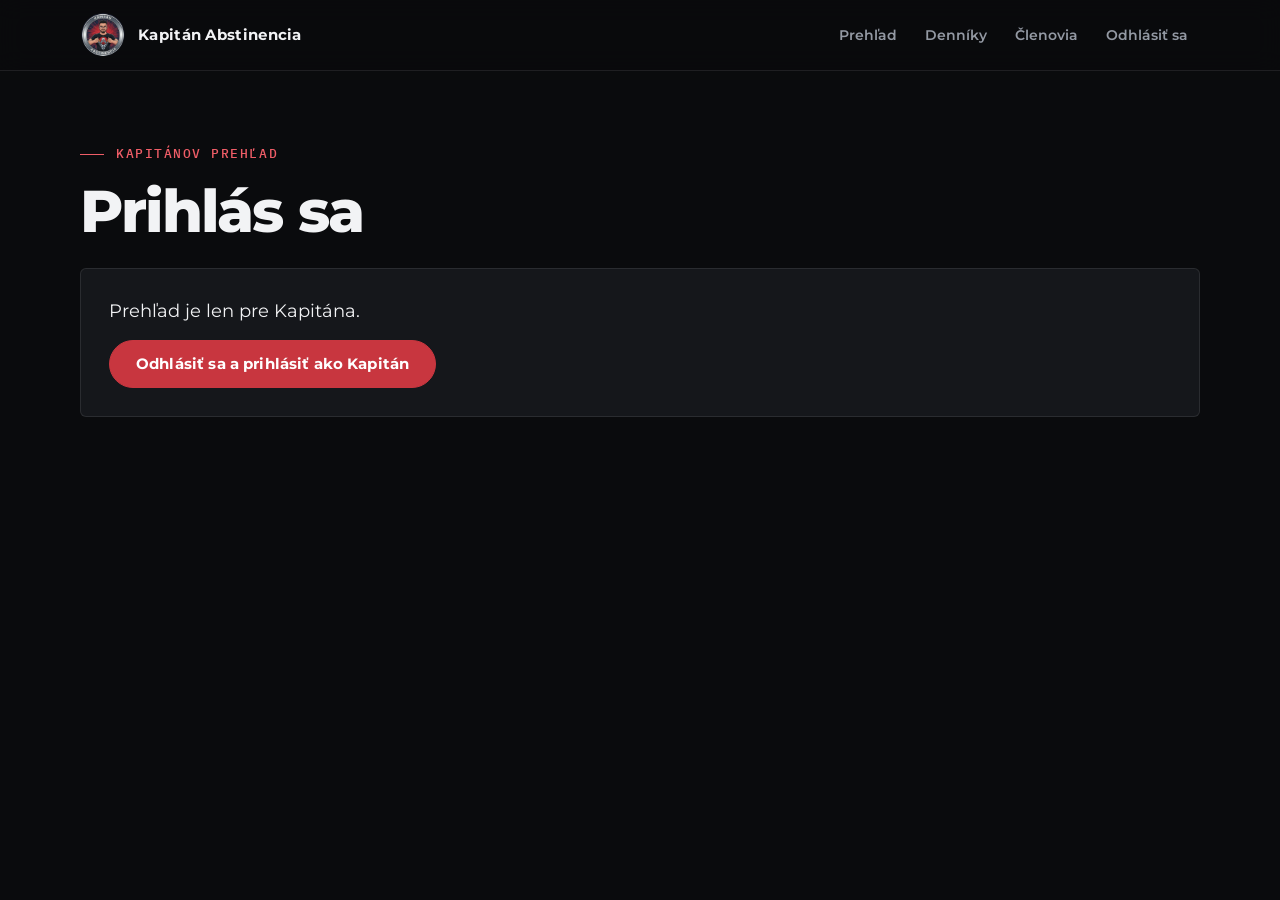
<file: prehlad.html>
<!doctype html>
<html lang="sk">
<head>
<meta charset="utf-8">
<meta name="viewport" content="width=device-width, initial-scale=1">
<title>Kapitánov prehľad · Kapitán Abstinencia</title>
<meta name="robots" content="noindex">
<link rel="icon" href="favicon.ico" sizes="48x48">
<link rel="icon" type="image/png" sizes="96x96" href="obrazky/ikonka-96.png">
<meta name="theme-color" content="#0A0B0D">
<script>document.documentElement.classList.add('js')</script>
<link rel="stylesheet" href="assets/kapitan.css?v=49">
<style>
  .p-mail { overflow-wrap: anywhere; }
  section[data-tab] { padding: 0; }
  .nav-pocet { display: inline-grid; place-items: center; min-width: 22px; height: 22px; padding: 0 6px; margin-left: 6px; border-radius: 999px; background: var(--accent); color: #fff; font-size: 12px; font-weight: 800; line-height: 1; vertical-align: 1px; }
  .nav-pocet[hidden] { display: none; }
  .cgrid { display: grid; grid-template-columns: 300px minmax(0, 1fr); gap: 16px; align-items: start; }
  .cgrid > .card { padding: clamp(20px, 2.5vw, 28px); display: grid; gap: 12px; }
  .cl-zoznam { display: grid; gap: 8px; }
  .cl-polozka { display: grid; gap: 4px; text-align: left; padding: 12px 14px; border: 1px solid var(--line); border-radius: var(--radius); background: var(--surface-2); color: inherit; font: inherit; cursor: pointer; }
  .cl-polozka[aria-pressed="true"] { border-color: var(--accent-text); background: var(--accent-soft); }
  .cl-polozka b { overflow-wrap: anywhere; }
  .cl-polozka small { color: var(--muted); font-size: 13px; }
  .tyz-blok { display: grid; gap: 12px; padding-top: 16px; border-top: 1px solid var(--line); }
  .tyz-blok h3 { margin: 0; font-size: 20px; }
  .uloha-odp { display: grid; gap: 10px; }
  .uloha-odp .muted { font-size: 13px; }
  .smutny-box { border: 1px solid var(--gold); background: var(--gold-soft); border-radius: var(--radius); padding: 12px 16px; font-size: 15px; }
  .inbox-meno { display: flex; justify-content: space-between; align-items: baseline; gap: 10px; margin: 6px 0 -4px; flex-wrap: wrap; }
  .inbox-meno button { background: none; border: 0; padding: 0; color: var(--muted); text-decoration: underline; cursor: pointer; font: inherit; font-size: 14px; }
  .denniky-wrap { max-width: 760px; }
  @media (max-width: 900px) { .cgrid { grid-template-columns: 1fr; } }
  @media (max-width: 700px) {
    .tablewrap table { min-width: 0; }
    .tablewrap thead, .p-sk { display: none; }
    #mrows tr { display: grid; grid-template-columns: 1fr auto; align-items: center; gap: 10px; padding: 14px 16px; border-bottom: 1px solid var(--line); }
    #mrows tr:last-child { border-bottom: 0; }
    #mrows td { padding: 0; border: 0; }
    #mrows td.p-mail { grid-column: 1 / -1; }
  }
</style>
</head>
<body>

<header class="topbar solid">
  <div class="wrap">
    <a class="brand" href="./"><span class="brand-mark" aria-hidden="true"><img src="obrazky/kapitan-odznak.webp" alt=""></span>Kapitán Abstinencia</a>
    <nav class="nav" id="nav" aria-label="Kapitánov prehľad">
      <a href="#prehlad" data-t="prehlad">Prehľad</a>
      <a href="#denniky" data-t="denniky">Denníky<span class="nav-pocet" id="navPocet" hidden></span></a>
      <a href="#clenovia" data-t="clenovia">Členovia</a>
      <a href="clenska.html" id="odhlas">Odhlásiť sa</a>
    </nav>
    <button class="btn small menu-toggle" aria-expanded="false" aria-controls="nav">Menu<span class="nav-pocet" id="menuPocet" hidden></span></button>
  </div>
</header>

<main class="app-main">
  <div class="wrap">
    <div class="ahead">
      <div><p class="eyebrow">Kapitánov prehľad</p><h1 id="aTitle">Kto potrebuje postrčiť</h1></div>
    </div>
    <div id="obsah" hidden>
      <section data-tab="prehlad">
        <div class="kpis" id="kpis"></div>
        <div class="tablewrap">
          <table>
            <thead><tr><th>Člen</th><th class="p-sk">Týždeň</th><th>Posledných 7 dní</th><th class="p-sk">Zápisy</th><th class="p-sk">Hotové úlohy</th><th>Stav</th></tr></thead>
            <tbody id="mrows"></tbody>
          </table>
        </div>
      </section>
      <section data-tab="denniky" hidden>
        <div class="denniky-wrap"><div class="inbox" id="inbox"></div></div>
      </section>
      <section data-tab="clenovia" hidden>
        <div class="cgrid">
          <div class="card"><p class="eyebrow" style="margin:0">Členovia</p><div class="cl-zoznam" id="clZoznam"></div></div>
          <div class="card" id="detail"></div>
        </div>
      </section>
    </div>
  </div>
</main>

<script src="assets/kapitan.js?v=49"></script>
<script src="assets/clen.js?v=8"></script>
<script src="assets/ulohy.js?v=1"></script>
<script src="assets/prehlad.js?v=7"></script>
</body>
</html>
</file>
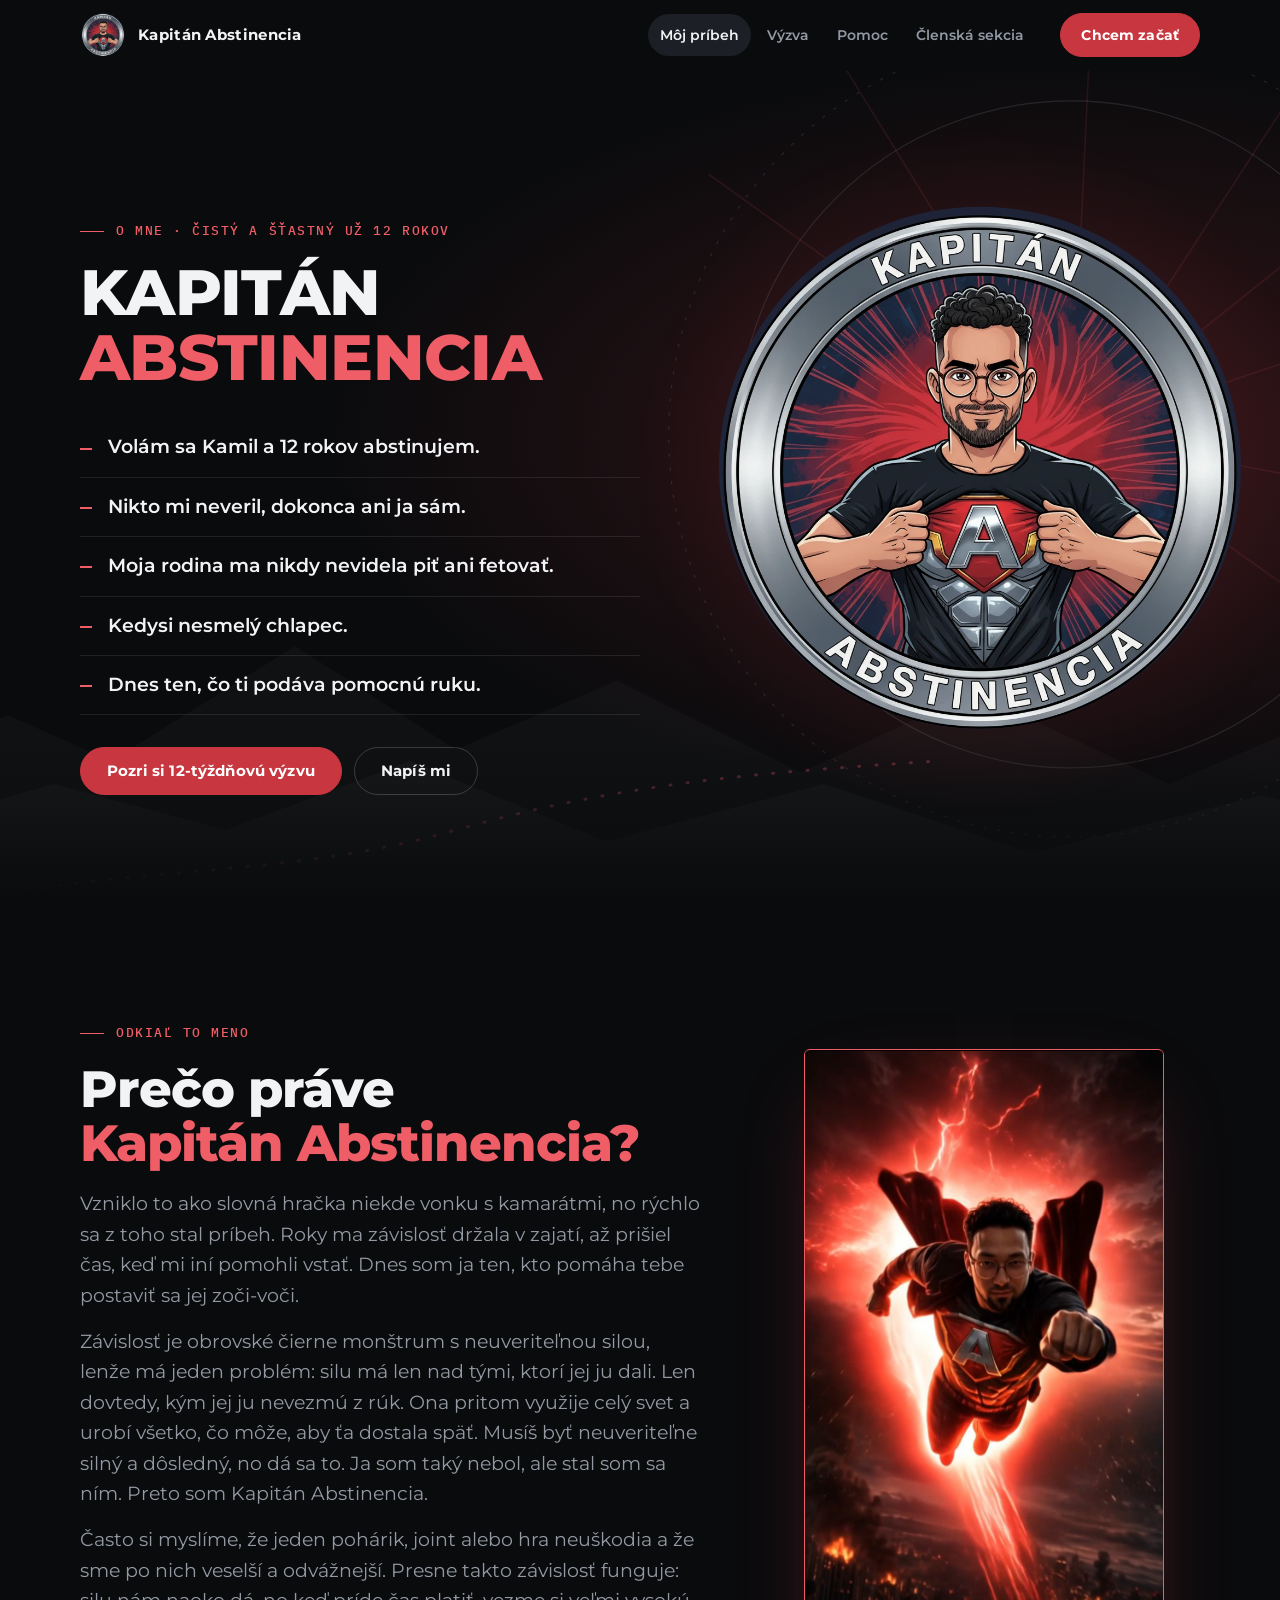
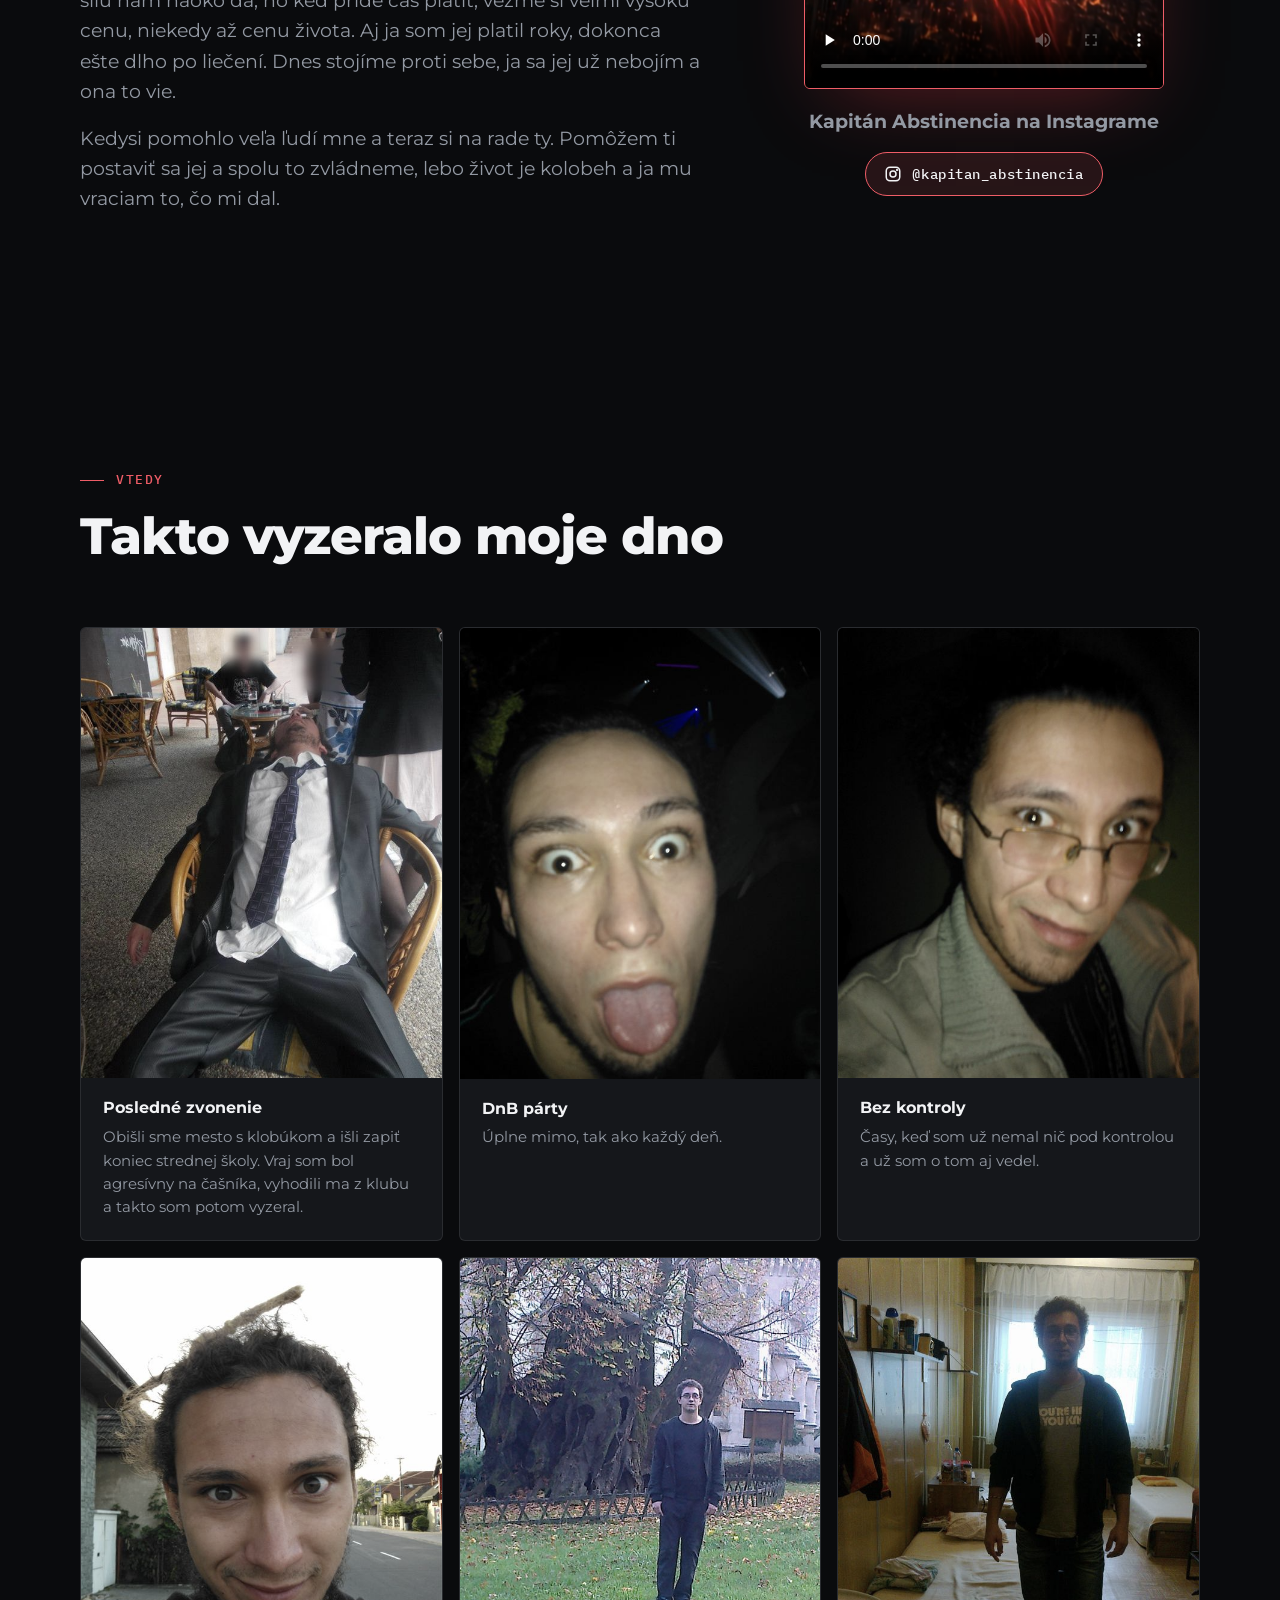
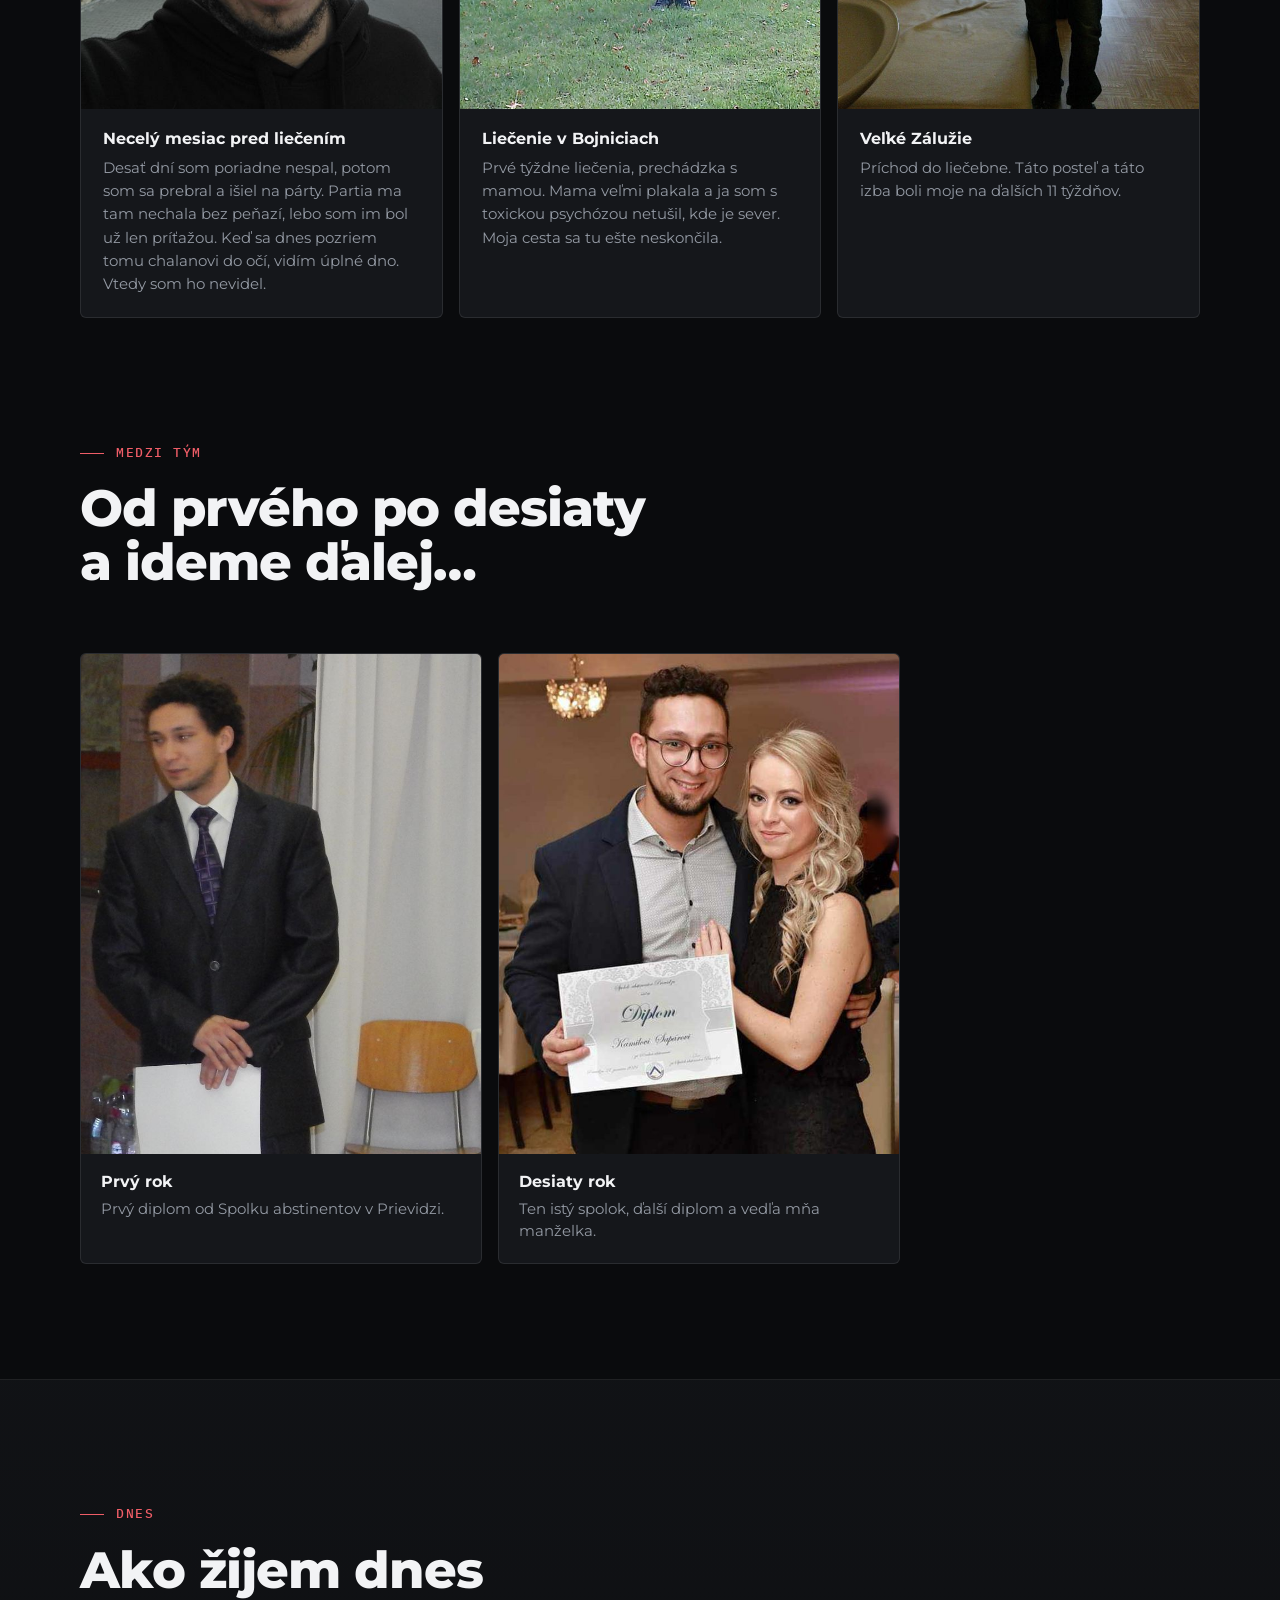
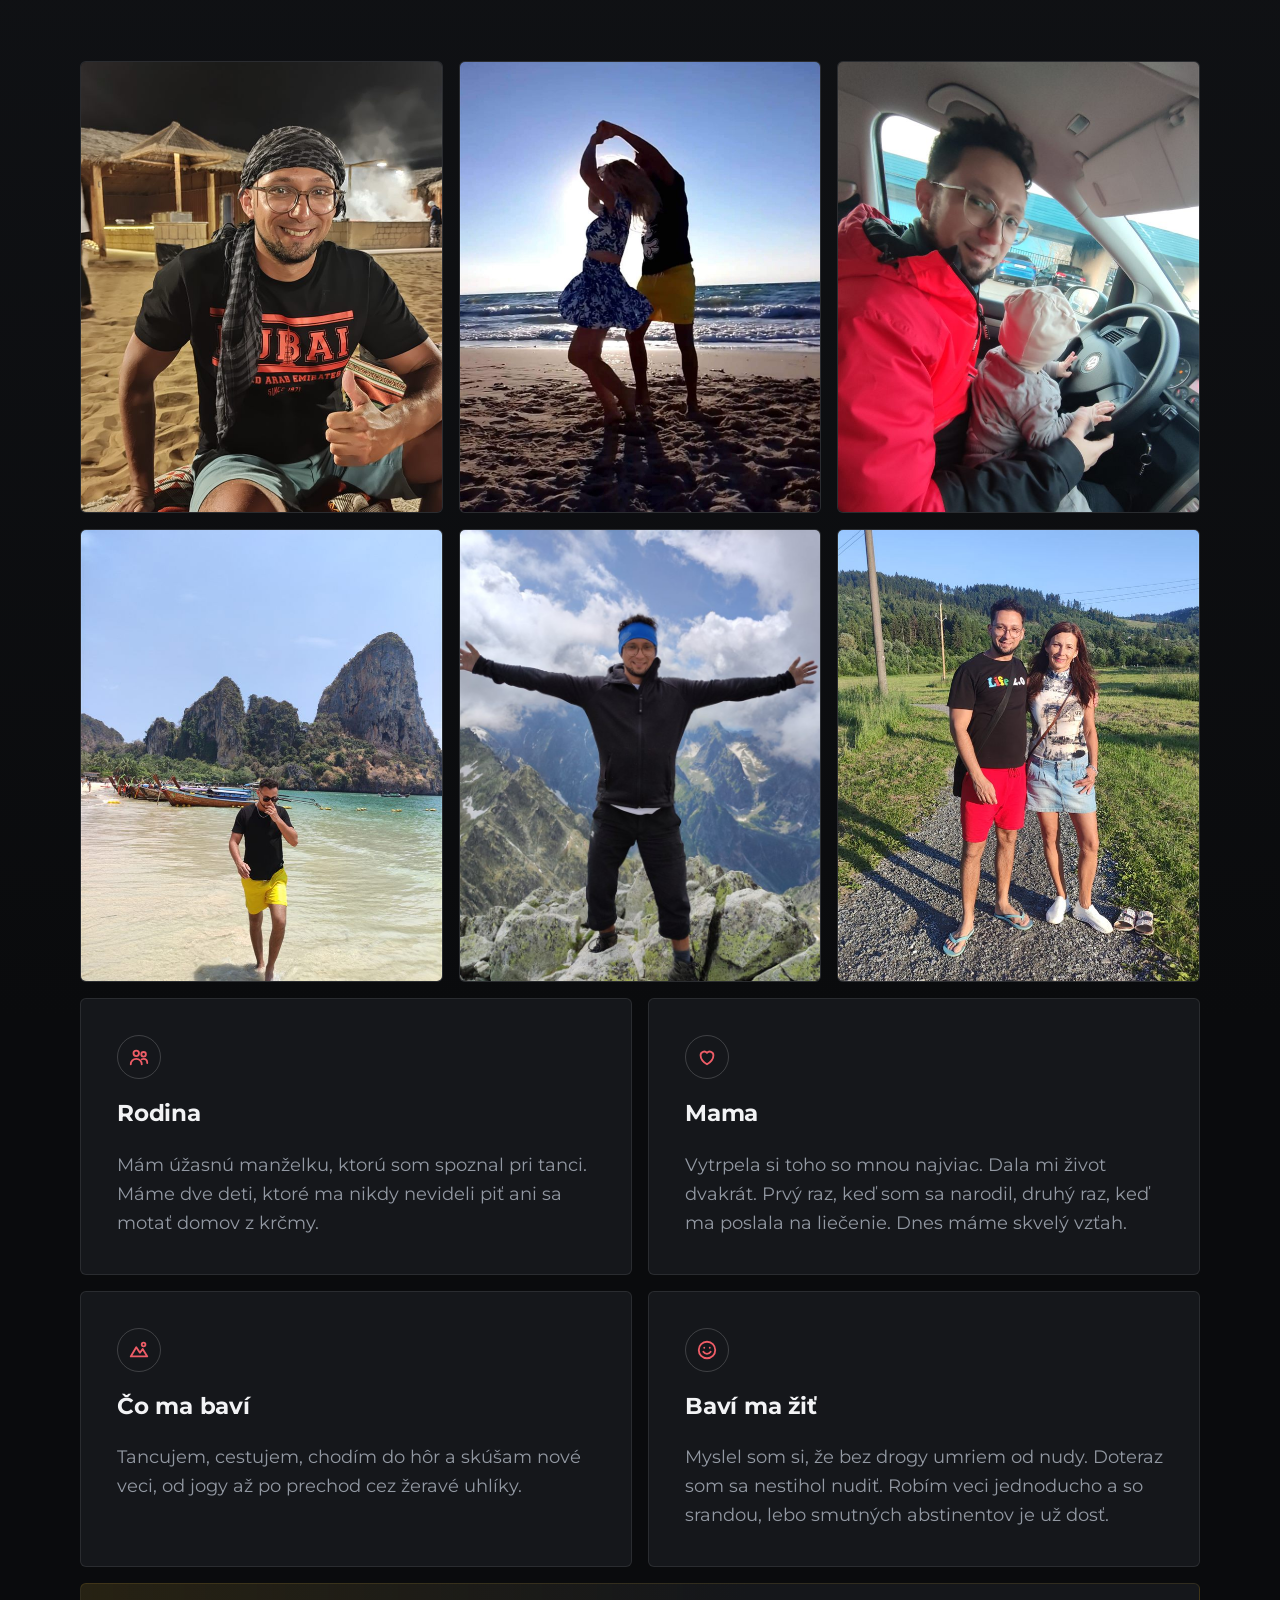
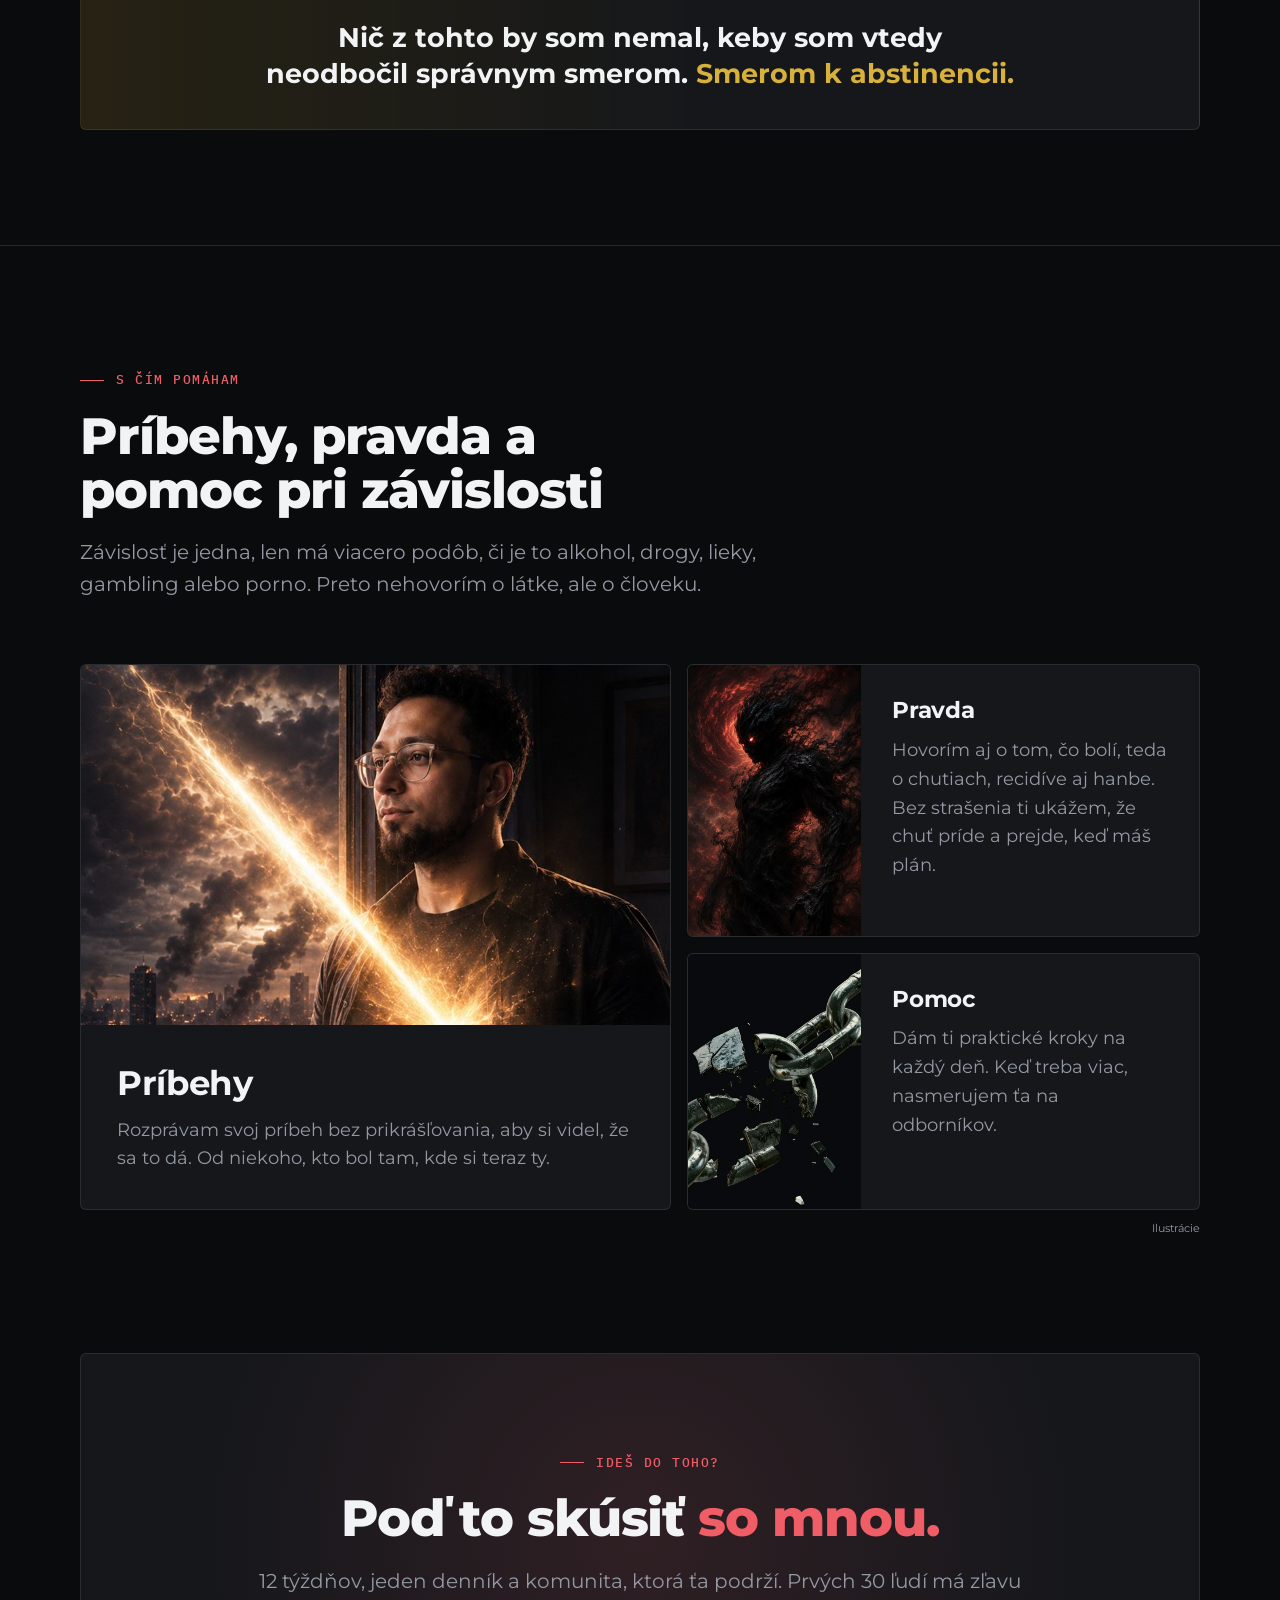
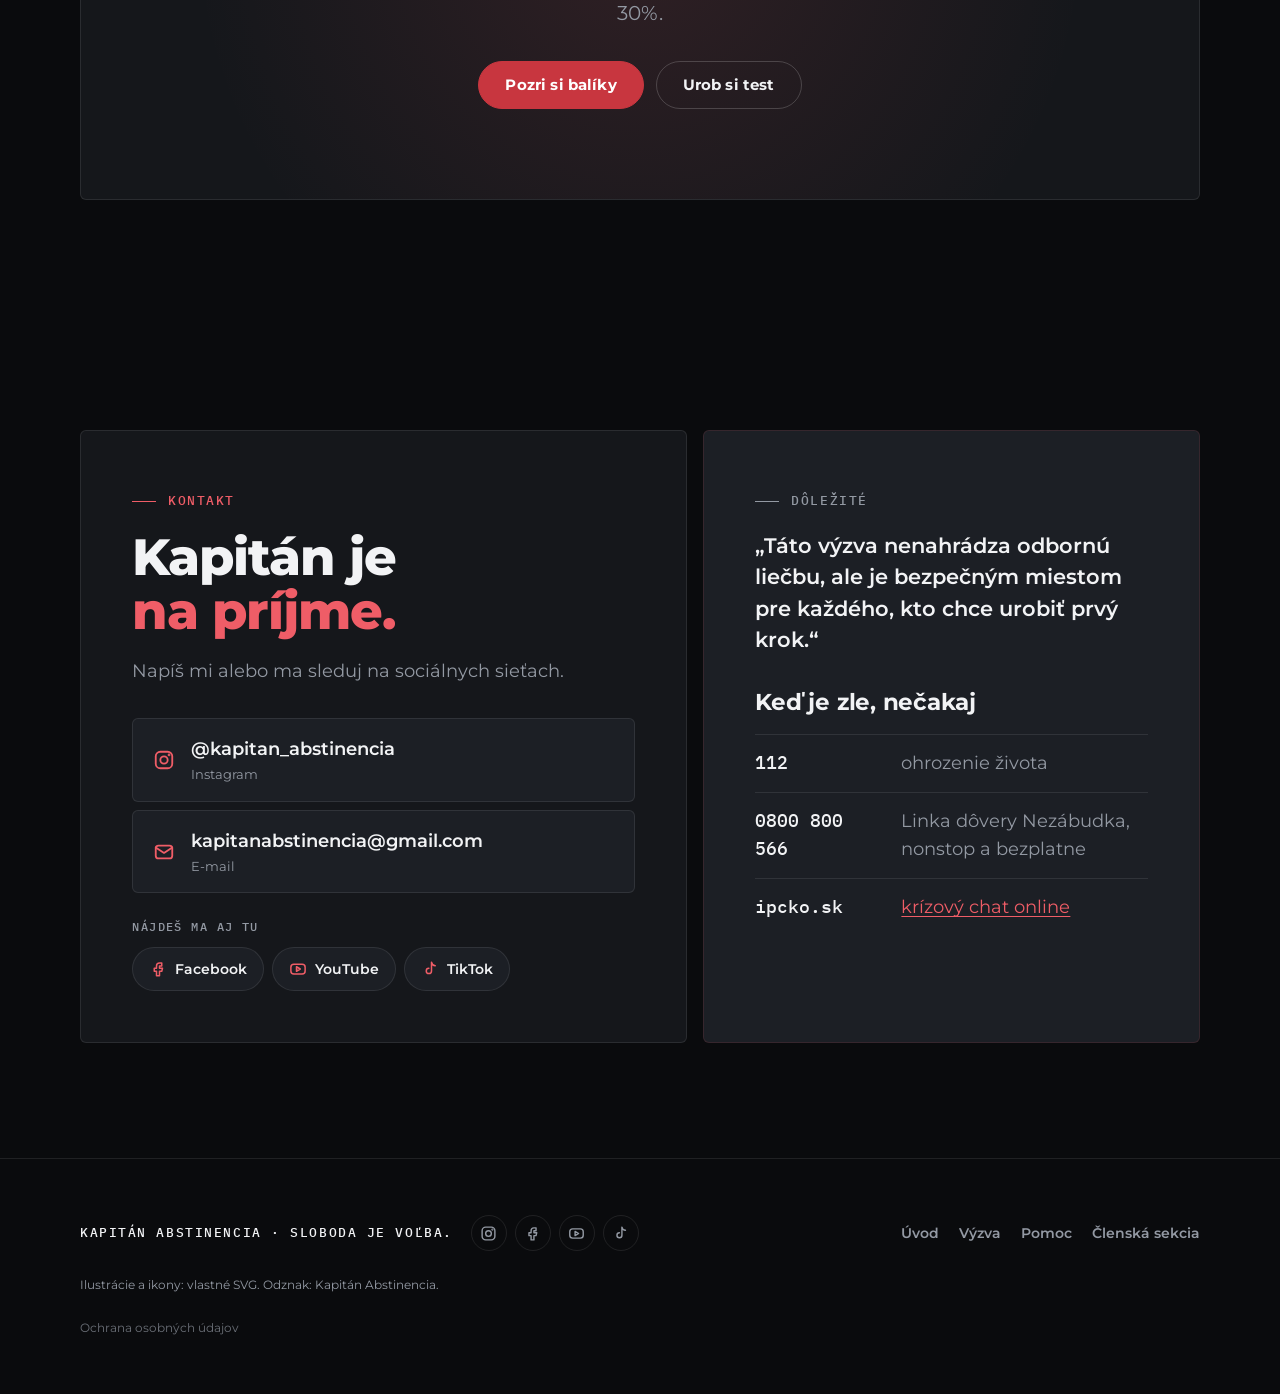
<file: vizitka.html>
<!doctype html>
<html lang="sk">
<head>
<meta charset="utf-8">
<meta name="viewport" content="width=device-width, initial-scale=1">
<title>Môj príbeh: 12 rokov abstinencie | Kapitán Abstinencia</title>
<meta name="description" content="Kamil, Kapitán Abstinencia. Od alkoholu a drog k 12 rokom abstinencie. Prečo Kapitán, ako žijem dnes a ako ti môžem pomôcť zbaviť sa závislosti.">
<link rel="canonical" href="https://kapitanabstinencia.sk/vizitka.html">
<meta property="og:type" content="website">
<meta property="og:locale" content="sk_SK">
<meta property="og:site_name" content="Kapitán Abstinencia">
<meta property="og:title" content="Môj príbeh: 12 rokov abstinencie | Kapitán Abstinencia">
<meta property="og:description" content="Kamil, Kapitán Abstinencia. Od alkoholu a drog k 12 rokom abstinencie. Prečo Kapitán, ako žijem dnes a ako ti môžem pomôcť zbaviť sa závislosti.">
<meta property="og:url" content="https://kapitanabstinencia.sk/vizitka.html">
<meta property="og:image" content="https://kapitanabstinencia.sk/obrazky/kapitan-odznak.webp">
<meta name="twitter:card" content="summary">
<script type="application/ld+json">{"@context":"https://schema.org","@type":"ProfilePage","url":"https://kapitanabstinencia.sk/vizitka.html","mainEntity":{"@type":"Person","@id":"https://kapitanabstinencia.sk/#kamil","name":"Kamil Sapár","alternateName":"Kapitán Abstinencia","url":"https://kapitanabstinencia.sk/vizitka.html","image":"https://kapitanabstinencia.sk/obrazky/kapitan-odznak.webp","description":"Abstinuje 12 rokov a pomáha ľuďom so závislosťou od alkoholu, drog a ďalších látok aj nelátkových závislostí.","sameAs":["https://www.instagram.com/kapitan_abstinencia/","https://www.facebook.com/profile.php?id=61595688814332","https://www.youtube.com/@kapitan_abstinencia","https://www.tiktok.com/@kapitan_abstinencia"]}}</script>
<link rel="icon" href="favicon.ico" sizes="48x48">
<link rel="icon" type="image/png" sizes="96x96" href="obrazky/ikonka-96.png">
<link rel="icon" type="image/png" sizes="192x192" href="obrazky/ikonka-192.png">
<link rel="apple-touch-icon" href="obrazky/apple-touch-icon.png">
<meta name="theme-color" content="#0A0B0D">
<script>document.documentElement.classList.add('js')</script>
<link rel="stylesheet" href="assets/kapitan.css?v=49">
</head>
<body>

<header class="topbar">
  <div class="wrap">
    <a class="brand" href="./"><span class="brand-mark" aria-hidden="true"><img src="obrazky/kapitan-odznak.webp" alt=""></span>Kapitán Abstinencia</a>
    <nav class="nav" id="nav" aria-label="Hlavné menu">
      <a href="vizitka.html" aria-current="page">Môj príbeh</a>
      <a href="./#vyzva">Výzva</a>
      <a href="pomoc.html">Pomoc</a>
      <a href="clenska.html">Členská sekcia</a>
      <a class="nav-cta" href="./#baliky">Chcem začať</a>
    </nav>
    <a class="btn btn-primary cta-top" href="./#baliky">Chcem začať</a>
    <button class="btn small menu-toggle" aria-expanded="false" aria-controls="nav">Menu</button>
  </div>
</header>

<main>
<section class="hero sales-hero">
  <svg class="hero-bg" viewBox="0 0 1440 720" preserveAspectRatio="xMidYMid slice" aria-hidden="true">
    <defs>
      <radialGradient id="glow" cx="76%" cy="44%" r="45%">
        <stop class="glow-a" offset="0" stop-opacity=".22"/>
        <stop class="glow-a" offset="1" stop-opacity="0"/>
      </radialGradient>
    </defs>
    <rect width="1440" height="720" fill="url(#glow)"/>
    <g class="rays" stroke-opacity=".10" stroke-width="1.5" stroke-linecap="round">
      <line x1="1095" y1="316" x2="1440" y2="40"/><line x1="1095" y1="316" x2="1440" y2="200"/>
      <line x1="1095" y1="316" x2="1440" y2="380"/><line x1="1095" y1="316" x2="1440" y2="560"/>
      <line x1="1095" y1="316" x2="1300" y2="0"/><line x1="1095" y1="316" x2="1110" y2="0"/>
      <line x1="1095" y1="316" x2="900" y2="0"/><line x1="1095" y1="316" x2="780" y2="90"/>
    </g>
    <g class="rings" fill="none" stroke-opacity=".18">
      <circle cx="1095" cy="316" r="290" stroke-width="1"/>
      <circle cx="1095" cy="316" r="350" stroke-width="1" stroke-dasharray="2 10" stroke-linecap="round"/>
    </g>
    <path class="ridge" d="M0 640 L170 560 L260 600 L420 500 L560 590 L700 530 L860 610 L1010 540 L1180 620 L1320 560 L1440 600 L1440 720 L0 720 Z" fill-opacity=".025"/>
    <path class="ridge" d="M0 680 L210 620 L360 660 L520 600 L690 670 L880 620 L1060 680 L1260 630 L1440 670 L1440 720 L0 720 Z" fill-opacity=".035"/>
    <path class="path" d="M140 720 C 300 690, 420 700, 560 660 S 820 610, 980 600" fill="none" stroke-opacity=".35" stroke-width="2.5" stroke-linecap="round" stroke-dasharray="1 14"/>
  </svg>
  <div class="cursor-glow" aria-hidden="true"></div>
  <div class="wrap">
    <div>
      <p class="eyebrow reveal">O mne · čistý a šťastný už 12 rokov</p>
      <h1 class="reveal" style="--i:1">Kapitán <em>Abstinencia</em></h1>
      <ul class="facts reveal" style="--i:2">
        <li>Volám sa Kamil a 12 rokov abstinujem.</li>
        <li>Nikto mi neveril, dokonca ani ja sám.</li>
        <li>Moja rodina ma nikdy nevidela piť ani fetovať.</li>
        <li>Kedysi nesmelý chlapec.</li>
        <li>Dnes ten, čo ti podáva pomocnú ruku.</li>
      </ul>
      <div class="hero-cta reveal" style="--i:3">
        <a class="btn btn-primary" href="./#vyzva">Pozri si 12-týždňovú výzvu</a>
        <a class="btn" href="#kontakt">Napíš mi</a>
      </div>
    </div>
    <figure class="badge-portrait photo reveal" style="--i:2">
      <img src="obrazky/kapitan-odznak.webp" alt="Odznak Kapitána Abstinencia: Kamil odhaľuje na hrudi emblém A" onerror="this.parentNode.classList.add('failed')">
      <svg class="fallback" viewBox="0 0 400 400" role="img" aria-label="Iniciály KA">
        <circle cx="200" cy="200" r="196" fill="#C9CED1"/><circle cx="200" cy="200" r="168" fill="#1B2032"/>
        <text x="200" y="236" text-anchor="middle" font-family="Montserrat, sans-serif" font-weight="800" font-size="110" fill="#F6F4EF">KA</text>
      </svg>
    </figure>
  </div>
</section>

<section class="why">
  <div class="wrap why-grid">
    <div class="m-collapse">
      <p class="eyebrow reveal">Odkiaľ to meno</p>
      <h2 class="reveal" style="--i:1">Prečo práve<br><em>Kapitán Abstinencia?</em></h2>
      <p class="reveal" style="--i:2">Vzniklo to ako slovná hračka niekde vonku s kamarátmi, no rýchlo sa z toho stal príbeh. Roky ma závislosť držala v zajatí, až prišiel čas, keď mi iní pomohli vstať. Dnes som ja ten, kto pomáha tebe postaviť sa jej zoči-voči.</p>
      <p class="reveal m-more" style="--i:3">Závislosť je obrovské čierne monštrum s neuveriteľnou silou, lenže má jeden problém: silu má len nad tými, ktorí jej ju dali. Len dovtedy, kým jej ju nevezmú z rúk. Ona pritom využije celý svet a urobí všetko, čo môže, aby ťa dostala späť. Musíš byť neuveriteľne silný a dôsledný, no dá sa to. Ja som taký nebol, ale stal som sa ním. Preto som Kapitán Abstinencia.</p>
      <p class="reveal m-more" style="--i:4">Často si myslíme, že jeden pohárik, joint alebo hra neuškodia a že sme po nich veselší a odvážnejší. Presne takto závislosť funguje: silu nám naoko dá, no keď príde čas platiť, vezme si veľmi vysokú cenu, niekedy až cenu života. Aj ja som jej platil roky, dokonca ešte dlho po liečení. Dnes stojíme proti sebe, ja sa jej už nebojím a ona to vie.</p>
      <p class="reveal m-more" style="--i:5">Kedysi pomohlo veľa ľudí mne a teraz si na rade ty. Pomôžem ti postaviť sa jej a spolu to zvládneme, lebo život je kolobeh a ja mu vraciam to, čo mi dal.</p>
      <button class="btn small m-toggle" type="button" aria-expanded="false">Čítaj ďalej</button>
    </div>
    <div class="why-video reveal" style="--i:2">
      <video controls playsinline preload="none" poster="video/kapitan-uvod.jpg" width="720" height="1280"><source src="video/kapitan-uvod.mp4" type="video/mp4"></video>
      <p class="ig-cap">Kapitán Abstinencia na Instagrame</p>
      <a class="ig-pill" href="https://www.instagram.com/kapitan_abstinencia/"><svg viewBox="0 0 24 24" aria-hidden="true"><rect x="3" y="3" width="18" height="18" rx="5"/><circle cx="12" cy="12" r="4"/><circle cx="17.5" cy="6.5" r=".6"/></svg>@kapitan_abstinencia</a>
    </div>
  </div>
</section>

<section>
  <div class="wrap">
    <div class="section-head">
      <p class="eyebrow reveal">Vtedy</p>
      <h2 class="reveal" style="--i:1">Takto vyzeralo moje dno</h2>
    </div>
    <div class="then-grid">
      <figure class="card reveal m-collapse" style="--i:0"><img src="obrazky/vtedy-oblek.jpg" alt="Kamil v obleku odpadnutý na stoličke v bare" width="600" height="800" loading="lazy"><figcaption><b>Posledné zvonenie</b><span class="m-more">Obišli sme mesto s klobúkom a išli zapiť koniec strednej školy. Vraj som bol agresívny na čašníka, vyhodili ma z klubu a takto som potom vyzeral.</span><button class="btn small m-toggle" type="button" aria-expanded="false">Čítaj popis</button></figcaption></figure>
      <figure class="card reveal m-collapse" style="--i:1"><img src="obrazky/vtedy-party.jpg" alt="Kamil s vyplazeným jazykom a rozšírenými očami na párty" width="600" height="800" loading="lazy"><figcaption><b>DnB párty</b><span class="m-more">Úplne mimo, tak ako každý deň.</span><button class="btn small m-toggle" type="button" aria-expanded="false">Čítaj popis</button></figcaption></figure>
      <figure class="card reveal m-collapse" style="--i:2"><img src="obrazky/vtedy-tma.jpg" alt="Kamil v tme s okuliarmi, tvár zblízka" width="600" height="800" loading="lazy"><figcaption><b>Bez kontroly</b><span class="m-more">Časy, keď som už nemal nič pod kontrolou a už som o tom aj vedel.</span><button class="btn small m-toggle" type="button" aria-expanded="false">Čítaj popis</button></figcaption></figure>
      <figure class="card reveal m-collapse" style="--i:0"><img src="obrazky/vtedy-dno.jpg" alt="Kamil na ulici, vyčerpaný pohľad do kamery" width="600" height="800" loading="lazy"><figcaption><b>Necelý mesiac pred liečením</b><span class="m-more">Desať dní som poriadne nespal, potom som sa prebral a išiel na párty. Partia ma tam nechala bez peňazí, lebo som im bol už len príťažou. Keď sa dnes pozriem tomu chalanovi do očí, vidím úplné dno. Vtedy som ho nevidel.</span><button class="btn small m-toggle" type="button" aria-expanded="false">Čítaj popis</button></figcaption></figure>
      <figure class="card reveal m-collapse" style="--i:1"><img src="obrazky/vtedy-bojnice.jpg" alt="Kamil v parku pri liečebni v Bojniciach" width="600" height="800" loading="lazy"><figcaption><b>Liečenie v Bojniciach</b><span class="m-more">Prvé týždne liečenia, prechádzka s mamou. Mama veľmi plakala a ja som s toxickou psychózou netušil, kde je sever. Moja cesta sa tu ešte neskončila.</span><button class="btn small m-toggle" type="button" aria-expanded="false">Čítaj popis</button></figcaption></figure>
      <figure class="card reveal m-collapse" style="--i:2"><img src="obrazky/vtedy-zaluzie.jpg" alt="Kamil v izbe liečebne vo Veľkom Záluží" width="600" height="800" loading="lazy"><figcaption><b>Veľké Zálužie</b><span class="m-more">Príchod do liečebne. Táto posteľ a táto izba boli moje na ďalších 11 týždňov.</span><button class="btn small m-toggle" type="button" aria-expanded="false">Čítaj popis</button></figcaption></figure>
    </div>
  </div>
</section>

<section style="padding-top:0">
  <div class="wrap">
    <div class="section-head">
      <p class="eyebrow reveal">Medzi tým</p>
      <h2 class="reveal" style="--i:1">Od prvého po desiaty<br>a ideme ďalej…</h2>
    </div>
    <div class="rok-grid">
      <figure class="card reveal" style="--i:0"><img src="obrazky/diplom-prvy-rok.jpg" alt="Kamil v obleku s diplomom za prvý rok abstinencie" width="720" height="937" loading="lazy"><figcaption><b>Prvý rok</b>Prvý diplom od Spolku abstinentov v Prievidzi.</figcaption></figure>
      <figure class="card reveal" style="--i:1"><img src="obrazky/diplom-desiaty-rok.jpg" alt="Kamil s manželkou a diplomom za desať rokov abstinencie" width="720" height="906" loading="lazy"><figcaption><b>Desiaty rok</b>Ten istý spolok, ďalší diplom a vedľa mňa manželka.</figcaption></figure>
    </div>
  </div>
</section>

<section class="tinted">
  <div class="wrap">
    <div class="section-head">
      <p class="eyebrow reveal">Dnes</p>
      <h2 class="reveal" style="--i:1">Ako žijem dnes</h2>
    </div>
    <div class="then-grid" style="margin-bottom:16px">
      <figure class="card reveal" style="--i:0"><img src="obrazky/dnes-usmev.jpg" alt="Kamil sa usmieva na pláži a dáva palec hore" width="720" height="900" loading="lazy" style="filter:none"></figure>
      <figure class="card reveal" style="--i:1"><img src="obrazky/dnes-tanec.jpg" alt="Silueta Kamila a jeho manželky pri tanci na pláži" width="720" height="900" loading="lazy" style="filter:none"></figure>
      <figure class="card reveal" style="--i:2"><img src="obrazky/dnes-dieta.jpg" alt="Kamil s dieťaťom na kolenách za volantom auta" width="720" height="900" loading="lazy" style="filter:none"></figure>
      <figure class="card reveal" style="--i:0"><img src="obrazky/dnes-more.jpg" alt="Kamil kráča plytkou vodou pri tyrkysovom mori a skalách" width="720" height="900" loading="lazy" style="filter:none"></figure>
      <figure class="card reveal" style="--i:1"><img src="obrazky/dnes-vrchol.jpg" alt="Kamil na horskom vrchole s roztiahnutými rukami" width="720" height="900" loading="lazy" style="filter:none;object-position:50% 40%"></figure>
      <figure class="card reveal" style="--i:2"><img src="obrazky/dnes-mama.jpg" alt="Kamil s mamou na ceste pri lúke" width="720" height="900" loading="lazy" style="filter:none"></figure>
    </div>
    <div class="life-grid">
      <article class="card reveal" style="--i:0"><div class="f-ico"><svg viewBox="0 0 24 24" aria-hidden="true"><circle cx="9" cy="8" r="3"/><circle cx="17" cy="9" r="2.5"/><path d="M3 20c0-3.3 2.7-6 6-6s6 2.7 6 6M15 14.5c.6-.3 1.3-.5 2-.5 2.5 0 4 1.8 4 4.5"/></svg></div><h3>Rodina</h3><p>Mám úžasnú manželku, ktorú som spoznal pri tanci. Máme dve deti, ktoré ma nikdy nevideli piť ani sa motať domov z krčmy.</p></article>
      <article class="card reveal" style="--i:1"><div class="f-ico"><svg viewBox="0 0 24 24" aria-hidden="true"><path d="M12 20s-7-4.4-7-10a4 4 0 0 1 7-2.6A4 4 0 0 1 19 10c0 5.6-7 10-7 10z"/></svg></div><h3>Mama</h3><p>Vytrpela si toho so mnou najviac. Dala mi život dvakrát. Prvý raz, keď som sa narodil, druhý raz, keď ma poslala na liečenie. Dnes máme skvelý vzťah.</p></article>
      <article class="card reveal" style="--i:0"><div class="f-ico"><svg viewBox="0 0 24 24" aria-hidden="true"><path d="M3 19l6-10 4 6 3-4 5 8z"/><circle cx="17" cy="6" r="2"/></svg></div><h3>Čo ma baví</h3><p>Tancujem, cestujem, chodím do hôr a skúšam nové veci, od jogy až po prechod cez žeravé uhlíky.</p></article>
      <article class="card reveal" style="--i:1"><div class="f-ico"><svg viewBox="0 0 24 24" aria-hidden="true"><circle cx="12" cy="12" r="9"/><path d="M8 14c1 1.5 2.4 2.2 4 2.2s3-.7 4-2.2M9 9.5h.01M15 9.5h.01"/></svg></div><h3>Baví ma žiť</h3><p>Myslel som si, že bez drogy umriem od nudy. Doteraz som sa nestihol nudiť. Robím veci jednoducho a so srandou, lebo smutných abstinentov je už dosť.</p></article>
      <div class="card life-wide reveal"><p>Nič z tohto by som nemal, keby som vtedy neodbočil správnym smerom. <em>Smerom k abstinencii.</em></p></div>
    </div>
  </div>
</section>

<section>
  <div class="wrap">
    <div class="section-head">
      <p class="eyebrow reveal">S čím pomáham</p>
      <h2 class="reveal" style="--i:1">Príbehy, pravda a pomoc pri závislosti</h2>
      <p class="lead reveal" style="--i:2">Závislosť je jedna, len má viacero podôb, či je to alkohol, drogy, lieky, gambling alebo porno. Preto nehovorím o látke, ale o človeku.</p>
    </div>
    <div class="bento">
      <!-- Príbehy -->
      <article class="card help-card big reveal">
        <div class="art">
          <img src="obrazky/ilustracia-okno.jpg" alt="" loading="lazy" style="object-position:50% 33%">
        </div>
        <div class="body">
          <h3>Príbehy</h3>
          <p>Rozprávam svoj príbeh bez prikrášľovania, aby si videl, že sa to dá. Od niekoho, kto bol tam, kde si teraz ty.</p>
        </div>
      </article>

      <!-- Pravda -->
      <article class="card help-card side reveal" style="--i:1">
        <div class="art">
          <img src="obrazky/ilustracia-monstrum.jpg" alt="" loading="lazy" style="object-position:40% 25%">
        </div>
        <div class="body">
          <h3>Pravda</h3>
          <p>Hovorím aj o tom, čo bolí, teda o chutiach, recidíve aj hanbe. Bez strašenia ti ukážem, že chuť príde a prejde, keď máš plán.</p>
        </div>
      </article>

      <!-- Pomoc -->
      <article class="card help-card side reveal" style="--i:2">
        <div class="art">
          <img src="obrazky/ilustracia-retaze.jpg" alt="" loading="lazy" style="object-position:50% 45%">
        </div>
        <div class="body">
          <h3>Pomoc</h3>
          <p>Dám ti praktické kroky na každý deň. Keď treba viac, nasmerujem ťa na odborníkov.</p>
        </div>
      </article>
    </div>
    <p class="ilu-pozn reveal">Ilustrácie</p>
  </div>
</section>

<section class="final-cta" style="padding-top:0">
  <div class="wrap">
    <div class="card reveal">
      <p class="eyebrow">Ideš do toho?</p>
      <h2>Poď to skúsiť <em>so mnou.</em></h2>
      <p class="lead" style="margin:0 auto 32px;position:relative">12 týždňov, jeden denník a komunita, ktorá ťa podrží. Prvých 30 ľudí má zľavu 30%.</p>
      <div class="hero-cta">
        <a class="btn btn-primary" href="./#baliky">Pozri si balíky</a>
        <a class="btn" href="./#poznas">Urob si test</a>
      </div>
    </div>
  </div>
</section>

<section id="kontakt">
  <div class="wrap">
    <div class="contact">
      <div class="card contact-card reveal">
        <p class="eyebrow">Kontakt</p>
        <h2>Kapitán je <em>na príjme.</em></h2>
        <p class="muted">Napíš mi alebo ma sleduj na sociálnych sieťach.</p>
        <ul class="links">
          <li><a href="https://www.instagram.com/kapitan_abstinencia/">
            <svg viewBox="0 0 24 24" fill="none" stroke-width="2" stroke-linecap="round" stroke-linejoin="round" aria-hidden="true"><rect x="3" y="3" width="18" height="18" rx="5"/><circle cx="12" cy="12" r="4"/><circle cx="17.5" cy="6.5" r=".5" fill="currentColor"/></svg>
            <span>@kapitan_abstinencia<small>Instagram</small></span></a></li>
          <li><a href="mailto:kapitanabstinencia@gmail.com">
            <svg viewBox="0 0 24 24" fill="none" stroke-width="2" stroke-linecap="round" stroke-linejoin="round" aria-hidden="true"><rect x="3" y="5" width="18" height="14" rx="3"/><path d="m3 7 9 6 9-6"/></svg>
            <span>kapitanabstinencia@gmail.com<small>E-mail</small></span></a></li>
        </ul>
        <p class="socials-cap">Nájdeš ma aj tu</p>
        <div class="socials">
          <a href="https://www.facebook.com/profile.php?id=61595688814332"><svg viewBox="0 0 24 24" aria-hidden="true"><path d="M14 8h3V4h-3a4 4 0 0 0-4 4v3H7v4h3v6h4v-6h3l1-4h-4V8z"/></svg>Facebook</a>
          <a href="https://www.youtube.com/@kapitan_abstinencia"><svg viewBox="0 0 24 24" aria-hidden="true"><rect x="2.5" y="5.5" width="19" height="13" rx="4"/><path d="m10 9 5 3-5 3z"/></svg>YouTube</a>
          <a href="https://www.tiktok.com/@kapitan_abstinencia"><svg viewBox="0 0 24 24" aria-hidden="true"><path d="M14 3v11.5a3.5 3.5 0 1 1-3.5-3.5M14 3c.5 2.5 2.5 4.5 5 4.5"/></svg>TikTok</a>
        </div>
      </div>

      <div class="card safety reveal" style="--i:1">
        <p class="eyebrow">Dôležité</p>
        <p class="must">„Táto výzva nenahrádza odbornú liečbu, ale je bezpečným miestom pre každého, kto chce urobiť prvý krok.“</p>
        <h3>Keď je zle, nečakaj</h3>
        <ul>
          <li><b>112</b> ohrozenie života</li>
          <li><b>0800 800 566</b> Linka dôvery Nezábudka, nonstop a bezplatne</li>
          <li><b>ipcko.sk</b> <a href="https://ipcko.sk">krízový chat online</a></li>
        </ul>
      </div>
    </div>
  </div>
</section>
</main>

<footer>
  <div class="wrap">
    <div class="foot-top">
      <div class="foot-brand"><div class="sign">Kapitán Abstinencia · Sloboda je voľba.</div><div class="foot-social"><a href="https://www.instagram.com/kapitan_abstinencia/" aria-label="Instagram" title="Instagram"><svg viewBox="0 0 24 24" aria-hidden="true"><rect x="3" y="3" width="18" height="18" rx="5"/><circle cx="12" cy="12" r="4"/><circle cx="17.5" cy="6.5" r=".6"/></svg></a><a href="https://www.facebook.com/profile.php?id=61595688814332" aria-label="Facebook" title="Facebook"><svg viewBox="0 0 24 24" aria-hidden="true"><path d="M14 8h3V4h-3a4 4 0 0 0-4 4v3H7v4h3v6h4v-6h3l1-4h-4V8z"/></svg></a><a href="https://www.youtube.com/@kapitan_abstinencia" aria-label="YouTube" title="YouTube"><svg viewBox="0 0 24 24" aria-hidden="true"><rect x="2.5" y="5.5" width="19" height="13" rx="4"/><path d="m10 9 5 3-5 3z"/></svg></a><a href="https://www.tiktok.com/@kapitan_abstinencia" aria-label="TikTok" title="TikTok"><svg viewBox="0 0 24 24" aria-hidden="true"><path d="M14 3v11.5a3.5 3.5 0 1 1-3.5-3.5M14 3c.5 2.5 2.5 4.5 5 4.5"/></svg></a></div></div>
      <nav class="foot-links" aria-label="Odkazy v päte"><a href="./">Úvod</a><a href="./#vyzva">Výzva</a><a href="pomoc.html">Pomoc</a><a href="clenska.html">Členská sekcia</a></nav>
    </div>
    <div class="credits">Ilustrácie a ikony: vlastné SVG. Odznak: Kapitán Abstinencia.</div>
    <div class="foot-priv"><a href="ochrana-udajov.html">Ochrana osobných údajov</a></div>
  </div>
</footer>

<script data-goatcounter="https://kapitanabstinencia.goatcounter.com/count" async src="//gc.zgo.at/count.js"></script>
<script src="assets/kapitan.js?v=49"></script>
<script>if (window.KA && KA.observe) KA.observe();</script>
</body>
</html>
</file>
<file: assets/kapitan.css>
/* Písmo je uložené priamo na webe (licencia SIL OFL), návštevník sa nespája so servermi Googlu */
@font-face { font-family: "Montserrat"; font-style: normal; font-weight: 400 800; font-display: swap; src: url("fonts/montserrat-latin-ext.woff2") format("woff2"); unicode-range: U+0100-02BA, U+02BD-02C5, U+02C7-02CC, U+02CE-02D7, U+02DD-02FF, U+0304, U+0308, U+0329, U+1D00-1DBF, U+1E00-1E9F, U+1EF2-1EFF, U+2020, U+20A0-20AB, U+20AD-20C4, U+2113, U+2C60-2C7F, U+A720-A7FF; }
@font-face { font-family: "Montserrat"; font-style: normal; font-weight: 400 800; font-display: swap; src: url("fonts/montserrat-latin.woff2") format("woff2"); unicode-range: U+0000-00FF, U+0131, U+0152-0153, U+02BB-02BC, U+02C6, U+02DA, U+02DC, U+0304, U+0308, U+0329, U+2000-206F, U+20AC, U+2122, U+2191, U+2193, U+2212, U+2215, U+FEFF, U+FFFD; }
@font-face { font-family: "IBM Plex Mono"; font-style: normal; font-weight: 500; font-display: swap; src: url("fonts/plexmono-500-latin-ext.woff2") format("woff2"); unicode-range: U+0100-02BA, U+02BD-02C5, U+02C7-02CC, U+02CE-02D7, U+02DD-02FF, U+0304, U+0308, U+0329, U+1D00-1DBF, U+1E00-1E9F, U+1EF2-1EFF, U+2020, U+20A0-20AB, U+20AD-20C4, U+2113, U+2C60-2C7F, U+A720-A7FF; }
@font-face { font-family: "IBM Plex Mono"; font-style: normal; font-weight: 500; font-display: swap; src: url("fonts/plexmono-500-latin.woff2") format("woff2"); unicode-range: U+0000-00FF, U+0131, U+0152-0153, U+02BB-02BC, U+02C6, U+02DA, U+02DC, U+0304, U+0308, U+0329, U+2000-206F, U+20AC, U+2122, U+2191, U+2193, U+2212, U+2215, U+FEFF, U+FFFD; }

/* Kapitán Abstinencia – spoločný štýl (tmavý prémiový, ohnivá červená) */
:root {
  --bg: #0A0B0D;
  --surface: #15171B;
  --surface-2: #1C1F25;
  --surface-3: #252930;
  --text: #F2F3F5;
  --muted: #9399A3;
  --line: rgba(255, 255, 255, .09);
  --line-strong: rgba(255, 255, 255, .18);
  --accent: #C8363F;          /* výplň tlačidla, biely text 5,2 : 1 */
  --accent-hover: #D7444D;
  --accent-text: #EF5D67;     /* odkazy a popisky na tmavom, 5,3 : 1 */
  --accent-soft: rgba(239, 93, 103, .12);
  --accent-glow: rgba(200, 54, 63, .22);
  --cursor-glow: rgba(200, 54, 63, .13);
  --card-spot: rgba(255, 255, 255, .055);
  --gold: #D8B13C;
  --gold-soft: rgba(216, 177, 60, .14);
  --ok: #5CC08B;
  --ok-soft: rgba(92, 192, 139, .13);
  --on-accent: #FFFFFF;
  --glass: rgba(10, 11, 13, .72);
  --scrim: rgba(5, 6, 8, .78);
  --radius: 6px;
  --wrap: 1200px;
  --gap-section: clamp(64px, 9vw, 128px);
  --ease: cubic-bezier(.2, .7, .2, 1);
  color-scheme: dark;
}
* { box-sizing: border-box; }
html { scroll-behavior: smooth; scroll-padding-top: 88px; }
body {
  margin: 0;
  background: var(--bg);
  color: var(--text);
  font-family: "Montserrat", Arial, sans-serif;
  font-size: clamp(16px, .25vw + 15px, 18px);
  line-height: 1.6;
  -webkit-font-smoothing: antialiased;
  overflow-x: hidden;
}
img, svg { display: block; max-width: 100%; }
a { color: var(--accent-text); text-underline-offset: 3px; }
:focus-visible { outline: 2px solid var(--accent-text); outline-offset: 3px; }
.wrap { max-width: var(--wrap); margin: 0 auto; padding: 0 clamp(16px, 4vw, 40px); }
[hidden] { display: none !important; }
.sr-only { position: absolute; width: 1px; height: 1px; overflow: hidden; clip: rect(0 0 0 0); white-space: nowrap; }

/* ---------- Typografia ---------- */
.eyebrow {
  font-family: "IBM Plex Mono", "Courier New", monospace;
  font-size: clamp(12px, .1vw + 11.5px, 13px);
  letter-spacing: .12em; text-transform: uppercase;
  color: var(--accent-text);
  margin: 0 0 18px;
  display: inline-flex; align-items: center; gap: 12px;
}
.eyebrow::before { content: ""; width: 24px; height: 1px; background: currentColor; flex: none; }
.eyebrow.plain::before { display: none; }
.mono { font-family: "IBM Plex Mono", monospace; font-size: 13px; letter-spacing: .04em; }
.muted { color: var(--muted); }
h1, h2, h3 { margin: 0; text-wrap: balance; }
h1 { font-size: clamp(40px, 6.6vw, 112px); line-height: .98; font-weight: 800; letter-spacing: -.03em; }
h1 em, h2 em { font-style: normal; color: var(--accent-text); }
h2 { font-size: clamp(28px, 4vw, 56px); line-height: 1.05; font-weight: 800; letter-spacing: -.02em; margin-bottom: 20px; }
h3 { font-size: clamp(19px, .6vw + 16px, 23px); line-height: 1.3; font-weight: 700; letter-spacing: -.01em; margin-bottom: 10px; }
p { margin: 0 0 16px; }
.lead { font-size: clamp(17px, .5vw + 15px, 20px); color: var(--muted); max-width: 62ch; }
.display { font-weight: 800; text-transform: uppercase; letter-spacing: -.02em; }

/* ---------- Tlačidlá ---------- */
.btn {
  display: inline-flex; align-items: center; justify-content: center; gap: 10px;
  min-height: 48px; padding: 14px 26px;
  border-radius: 999px; border: 1px solid var(--line-strong);
  background: transparent; color: var(--text);
  font: 700 15px/1.2 "Montserrat", sans-serif; letter-spacing: .01em;
  text-decoration: none; cursor: pointer;
  transition: transform .15s var(--ease), background-color .15s, border-color .15s, color .15s, box-shadow .15s;
}
.btn:hover { transform: translateY(-2px); border-color: var(--text); }
.btn:active { transform: translateY(0) scale(.98); }
.btn-primary { background: var(--accent); border-color: var(--accent); color: var(--on-accent); }
.btn-primary:hover { background: var(--accent-hover); border-color: var(--accent-hover); box-shadow: 0 10px 30px -8px var(--accent-glow); }
.btn.small { min-height: 44px; padding: 10px 18px; font-size: 14px; }
.btn svg { width: 18px; height: 18px; }
.btn[disabled] { opacity: .45; cursor: not-allowed; transform: none; }

/* ---------- Čipy ---------- */
.chip {
  display: inline-flex; align-items: center; gap: 6px;
  padding: 4px 11px; border-radius: 999px;
  font: 500 11px/1.4 "IBM Plex Mono", monospace; letter-spacing: .1em; text-transform: uppercase;
  border: 1px solid var(--line-strong); color: var(--muted); white-space: nowrap;
}
.chip.accent, .chip.crit { color: var(--accent-text); border-color: var(--accent-soft); background: var(--accent-soft); }
.chip.warn { color: var(--gold); border-color: var(--gold-soft); background: var(--gold-soft); }
.chip.ok { color: var(--ok); border-color: var(--ok-soft); background: var(--ok-soft); }

/* ---------- Hlavička ---------- */
.proto-bar {
  position: relative; z-index: 60;
  background: var(--surface-2); border-bottom: 1px solid var(--line);
  text-align: center; padding: 6px 16px;
  font: 500 11px/1.4 "IBM Plex Mono", monospace; letter-spacing: .1em; text-transform: uppercase; color: var(--muted);
}
.topbar {
  position: sticky; top: env(safe-area-inset-top, 0px); z-index: 50;
  padding: 12px 0;
  border-bottom: 1px solid transparent;
  transition: background-color .3s, border-color .3s;
}
.topbar.overlay { position: fixed; inset: 0 0 auto; }
.has-proto .topbar.overlay { top: 29px; }
.topbar.scrolled, .topbar.solid {
  background: var(--glass);
  -webkit-backdrop-filter: blur(12px); backdrop-filter: blur(12px);
  border-bottom-color: var(--line);
}
.topbar .wrap { display: flex; align-items: center; gap: 24px; }
.brand { display: flex; align-items: center; gap: 12px; text-decoration: none; color: var(--text); font-weight: 700; font-size: 15px; letter-spacing: .02em; margin-right: auto; }
.brand-mark { width: 36px; height: 36px; border-radius: 50%; border: 1px solid var(--line-strong); color: var(--accent-text); display: grid; place-items: center; font-weight: 800; font-size: 15px; flex: none; }
.nav { display: flex; align-items: center; gap: 4px; }
.nav a {
  color: var(--muted); text-decoration: none; font-weight: 600; font-size: 14px;
  padding: 10px 12px; border-radius: 999px; transition: color .15s, background-color .15s;
}
.nav a:hover, .nav a[aria-current="page"] { color: var(--text); background: var(--surface-2); }
.topbar .btn { min-height: 44px; padding: 10px 20px; font-size: 14px; }
.menu-toggle { display: none; }

/* ---------- Úvod a svetlo za kurzorom ---------- */
.hero { position: relative; overflow: hidden; }
.hero-bg { position: absolute; inset: 0; width: 100%; height: 100%; z-index: 0; }
.hero-bg .glow-a { stop-color: var(--accent); }
.hero-bg .rays { stroke: var(--accent-text); }
.hero-bg .rings { stroke: var(--muted); }
.hero-bg .ridge { fill: var(--text); }
.hero-bg .path { stroke: var(--accent-text); }
.hero::after { content: ""; position: absolute; inset: auto 0 0; height: 160px; z-index: 0; background: linear-gradient(to bottom, transparent, var(--bg)); pointer-events: none; }
.hero > .wrap { position: relative; z-index: 1; }
.cursor-glow { display: none; }

/* ---------- Karty a sekcie ---------- */
section { padding: var(--gap-section) 0; }
.section-head { max-width: 760px; margin-bottom: clamp(40px, 5vw, 64px); }
.section-head.wide { max-width: none; }
.section-head.wide .lead { max-width: 760px; }
.section-head.center { margin-left: auto; margin-right: auto; text-align: center; }
.section-head.center .lead { margin-left: auto; margin-right: auto; }
.card { position: relative; background: var(--surface); border: 1px solid var(--line); border-radius: var(--radius); transition: border-color .25s; }
.card:hover { border-color: var(--line-strong); }
.tinted { border-top: 1px solid var(--line); border-bottom: 1px solid var(--line); background: linear-gradient(to bottom, var(--surface) -40%, var(--bg) 60%); }
.photo { overflow: hidden; }
.photo .fallback { display: none; }
.photo.failed img { display: none; }
.photo.failed .fallback { display: block; }
.quote { border-left: 2px solid var(--accent); padding: 4px 0 4px 22px; margin: 32px 0 0; font-size: clamp(19px, .6vw + 16px, 23px); font-weight: 600; line-height: 1.4; }
.disclaimer { font-size: 14px; color: var(--muted); max-width: 80ch; }

@media (hover: hover) and (pointer: fine) {
  .cursor-glow {
    display: block; position: absolute; top: 0; left: 0; z-index: 0;
    width: 640px; height: 640px; margin: -320px 0 0 -320px; border-radius: 50%;
    background: radial-gradient(closest-side, var(--cursor-glow), transparent);
    pointer-events: none; opacity: 0; transition: opacity .8s; will-change: transform;
  }
  .lit > .cursor-glow { opacity: 1; }
  .card::after {
    content: ""; position: absolute; inset: 0; border-radius: inherit; pointer-events: none;
    background: radial-gradient(420px circle at var(--mx, 50%) var(--my, 50%), var(--card-spot), transparent 60%);
    opacity: 0; transition: opacity .4s;
  }
  .card:hover::after { opacity: 1; }
}

/* ---------- Formuláre ---------- */
.field { display: grid; gap: 8px; font-size: 14px; font-weight: 600; color: var(--muted); }
input[type="text"], input[type="email"], textarea, select {
  width: 100%; min-height: 48px; padding: 12px 14px;
  background: var(--surface-2); color: var(--text);
  border: 1px solid var(--line-strong); border-radius: var(--radius);
  font: 400 16px/1.5 "Montserrat", sans-serif;
  transition: border-color .15s;
}
textarea { min-height: 140px; resize: vertical; }
input:focus, textarea:focus, select:focus { outline: none; border-color: var(--accent-text); }
input[readonly], textarea[readonly] { opacity: .75; }
::placeholder { color: var(--muted); opacity: .7; }
.check { display: flex; gap: 12px; align-items: flex-start; font-size: 15px; color: var(--muted); cursor: pointer; }
.check input { flex: none; width: 20px; height: 20px; margin: 2px 0 0; accent-color: var(--accent); }

/* ---------- Okno a hláška ---------- */
.modal { position: fixed; inset: 0; z-index: 100; background: var(--scrim); display: grid; place-items: center; padding: 16px; overflow-y: auto; -webkit-backdrop-filter: blur(6px); backdrop-filter: blur(6px); }
.modal > .card { width: min(560px, 100%); padding: clamp(24px, 4vw, 40px); display: grid; gap: 18px; background: var(--surface); }
.modal h2 { font-size: clamp(24px, 3vw, 32px); margin: 0; }
.modal .row-end { display: flex; gap: 8px; justify-content: flex-end; flex-wrap: wrap; }
.warnbox { border: 1px solid var(--gold-soft); background: var(--gold-soft); border-radius: var(--radius); padding: 14px 16px; font-size: 15px; line-height: 1.5; }
.warnbox b { color: var(--gold); }
.crisis { border: 1px solid var(--accent-soft); background: var(--accent-soft); border-radius: var(--radius); padding: 14px 16px; display: grid; gap: 6px; font-size: 15px; }
.paymode { display: grid; grid-template-columns: 1fr 1fr; gap: 8px; }
.paymode label { display: grid; gap: 4px; padding: 14px; border: 1px solid var(--line-strong); border-radius: var(--radius); cursor: pointer; }
.paymode label:has(input:checked) { border-color: var(--accent-text); background: var(--accent-soft); }
.paymode input { accent-color: var(--accent); margin: 0 0 4px; }
.paymode b { font-size: 18px; }
.toast {
  position: fixed; left: 50%; bottom: 24px; z-index: 110; transform: translateX(-50%);
  max-width: calc(100% - 32px); padding: 12px 20px; border-radius: 999px;
  background: var(--surface-3); border: 1px solid var(--line-strong); color: var(--text);
  font-size: 14px; font-weight: 600; box-shadow: 0 12px 40px rgba(0, 0, 0, .5);
}

/* ---------- Päta ---------- */
footer { padding: 56px 0; border-top: 1px solid var(--line); color: var(--muted); font-size: 14px; }
footer .wrap { display: grid; gap: 24px; }
.foot-top { display: flex; justify-content: space-between; gap: 24px; flex-wrap: wrap; align-items: center; }
.foot-links { display: flex; gap: 6px 20px; flex-wrap: wrap; }
.foot-links a { color: var(--muted); text-decoration: none; font-weight: 600; }
.foot-links a:hover { color: var(--text); }
footer .sign { font-family: "IBM Plex Mono", monospace; letter-spacing: .12em; text-transform: uppercase; color: var(--text); font-size: 13px; }
footer .credits { font-size: 12px; max-width: 90ch; }
footer .credits a { color: var(--muted); }

/* ---------- Jemný pohyb ---------- */
.js .reveal { opacity: 0; transform: translateY(24px); transition: opacity .7s var(--ease), transform .7s var(--ease); transition-delay: calc(var(--i, 0) * 80ms); }
.js .reveal.in { opacity: 1; transform: none; }
.js .zoom img { transform: scale(1.06); transition: transform 1.4s var(--ease); }
.js .zoom.in img { transform: scale(1); }

@media (prefers-reduced-motion: reduce) {
  html { scroll-behavior: auto; }
  *, *::before, *::after { transition: none !important; animation: none !important; }
  .js .reveal { opacity: 1; transform: none; }
  .js .zoom img { transform: none; }
  .btn:hover { transform: none; }
}

@media (max-width: 900px) {
  .menu-toggle { display: inline-flex; }
  .nav {
    display: none; position: absolute; top: 100%; left: 0; right: 0;
    flex-direction: column; align-items: stretch; gap: 0;
    padding: 8px 16px 16px; background: var(--glass);
    -webkit-backdrop-filter: blur(12px); backdrop-filter: blur(12px);
    border-bottom: 1px solid var(--line);
  }
  .nav a { padding: 14px 12px; border-radius: var(--radius); }
  .topbar.open .nav { display: flex; }
  .topbar.open { background: var(--glass); -webkit-backdrop-filter: blur(12px); backdrop-filter: blur(12px); }
  .topbar .btn.cta-top { display: none; }
}
@media (max-width: 560px) {
  .paymode { grid-template-columns: 1fr; }
}


/* =========================================================
   PREDAJNÁ ÚVODNÁ STRÁNKA
   ========================================================= */
.sales-hero { min-height: max(92vh, 680px); display: flex; align-items: center; padding: 140px 0 clamp(64px, 8vw, 112px); }
.sales-hero > .wrap { width: 100%; display: grid; grid-template-columns: minmax(0, 1fr) minmax(0, 400px); gap: clamp(32px, 5vw, 80px); align-items: center; }
.sales-hero h1 { margin-bottom: 28px; font-size: clamp(38px, 5vw, 84px); max-width: 15ch; text-transform: uppercase; letter-spacing: -.01em; line-height: 1.02; }
.sales-hero .lead { margin-bottom: 36px; }
.hero-cta { display: flex; flex-wrap: wrap; gap: 12px; align-items: center; }
.hero-note { margin-top: 18px; font-size: 13px; }
.badge-portrait { position: relative; width: 100%; aspect-ratio: 1; margin: 0; overflow: visible; }
.badge-portrait::before { content: ""; position: absolute; inset: -12%; border-radius: 50%; z-index: -1; background: radial-gradient(closest-side, var(--accent-glow), transparent); }
.badge-portrait img { width: 100%; height: 100%; object-fit: contain; clip-path: circle(46.6% at 50% 49.2%); }

.stat-strip { padding: 0; border-top: 1px solid var(--line); border-bottom: 1px solid var(--line); }
.stat-strip .wrap { display: grid; grid-template-columns: repeat(4, 1fr); }
.stat-strip .stat { padding: clamp(28px, 4vw, 48px) clamp(12px, 2vw, 32px); border-left: 1px solid var(--line); }
.stat-strip .stat:first-child { border-left: 0; padding-left: 0; }
.stat .num { font-size: clamp(40px, 5vw, 72px); font-weight: 800; letter-spacing: -.03em; line-height: 1; font-variant-numeric: tabular-nums; }
.stat .num small { font-size: .5em; color: var(--accent-text); margin-left: 2px; }
.stat .lbl { font-family: "IBM Plex Mono", monospace; font-size: 12px; letter-spacing: .1em; text-transform: uppercase; color: var(--muted); margin-top: 10px; }

.mirror { max-width: 860px; margin: 0 auto; text-align: center; }
.mirror .big { font-size: clamp(24px, 2.6vw + 12px, 44px); line-height: 1.25; font-weight: 700; letter-spacing: -.015em; margin-bottom: 28px; text-wrap: balance; }
.mirror .big .dim { color: var(--muted); }
.mirror .quote { text-align: left; max-width: 620px; margin: 48px auto 0; }

.journey { display: grid; grid-template-columns: .9fr 1.1fr; gap: clamp(32px, 5vw, 80px); align-items: start; }
.journey-photo { position: sticky; top: 110px; border-radius: var(--radius); border: 1px solid var(--line); aspect-ratio: 4 / 5; }
.journey-photo img, .journey-photo .fallback { width: 100%; height: 100%; object-fit: cover; }
.timeline-v { list-style: none; margin: 0; padding: 0; position: relative; }
.timeline-v::before { content: ""; position: absolute; left: 11px; top: 8px; bottom: 8px; width: 1px; background: linear-gradient(to bottom, var(--line-strong), var(--accent-text)); }
.timeline-v li { position: relative; padding: 0 0 40px 48px; }
.timeline-v li:last-child { padding-bottom: 0; }
.timeline-v li::before { content: ""; position: absolute; left: 4px; top: 6px; width: 15px; height: 15px; border-radius: 50%; background: var(--bg); border: 1px solid var(--line-strong); }
.timeline-v li.hl::before { background: var(--accent); border-color: var(--accent); box-shadow: 0 0 0 6px var(--accent-soft); }
.timeline-v .when { font-family: "IBM Plex Mono", monospace; font-size: 12px; letter-spacing: .12em; text-transform: uppercase; color: var(--accent-text); margin-bottom: 6px; }
.timeline-v p { color: var(--muted); margin: 0; }

.turning { display: grid; grid-template-columns: 1.1fr .9fr; gap: 16px; }
.turning .card { padding: clamp(28px, 5vw, 56px); }
.turning .big-quote { font-size: clamp(26px, 2.4vw + 14px, 44px); line-height: 1.2; font-weight: 800; letter-spacing: -.02em; margin: 0 0 24px; }
.turning .big-quote span { color: var(--accent-text); }

.voyage { display: grid; grid-template-columns: repeat(4, 1fr); gap: 12px; counter-reset: wk; }
.voyage .wk { padding: 22px; display: grid; gap: 10px; align-content: start; min-height: 150px; }
.voyage .wk b { font-family: "IBM Plex Mono", monospace; font-weight: 500; font-size: 12px; letter-spacing: .12em; color: var(--muted); }
.voyage .wk span { font-weight: 700; font-size: 17px; line-height: 1.35; }
.voyage .wk.final { grid-column: span 4; min-height: 0; grid-template-columns: auto 1fr; align-items: center; gap: 20px; border-color: var(--gold-soft); background: linear-gradient(90deg, var(--gold-soft), var(--surface) 60%); }
.voyage .wk.final b { color: var(--gold); }
.voyage .wk.final span { font-size: clamp(18px, 1vw + 14px, 24px); }

.bento-features { display: grid; grid-template-columns: repeat(6, 1fr); gap: 16px; }
.bento-features .card { padding: clamp(24px, 3vw, 36px); display: flex; flex-direction: column; gap: 12px; }
.bento-features .card p { color: var(--muted); margin: 0; }
.bento-features .card { grid-column: span 2; }
.bento-features .f-q { justify-content: center; text-align: center; border-color: var(--accent-text); background: linear-gradient(to bottom, var(--accent-soft), var(--surface) 70%); }
.bento-features .f-q:hover { border-color: var(--accent-text); }
.bento-features .f-q p { color: var(--text); font-size: clamp(19px, .6vw + 16px, 23px); line-height: 1.3; font-weight: 700; letter-spacing: -.01em; text-wrap: balance; }
.f-ico { width: 44px; height: 44px; border-radius: 50%; border: 1px solid var(--line-strong); display: grid; place-items: center; margin-bottom: 8px; }
.f-ico svg { width: 22px; height: 22px; stroke: var(--accent-text); fill: none; stroke-width: 2; stroke-linecap: round; stroke-linejoin: round; }

.who-grid { display: grid; grid-template-columns: repeat(2, 1fr); gap: 16px; }
.who.wide { grid-column: 1 / -1; border-color: var(--gold-soft); background: linear-gradient(90deg, var(--gold-soft), var(--surface) 60%); }
.who.wide .tag { color: var(--gold); }
.who.wide { text-align: center; }
.who.wide p { max-width: none; margin: 0 0 14px; }
.who.wide p:last-child { margin-bottom: 0; }
.who { padding: clamp(28px, 3vw, 40px); }
.who .tag { font-family: "IBM Plex Mono", monospace; font-size: 12px; letter-spacing: .12em; text-transform: uppercase; color: var(--accent-text); margin-bottom: 32px; }
.who p { color: var(--muted); margin: 0; }

.prices { display: grid; grid-template-columns: repeat(4, 1fr); gap: 16px; align-items: stretch; }
.price { padding: 28px 24px; display: flex; flex-direction: column; gap: 14px; }
.price h3 { font-size: 22px; margin: 0; }
.price .desc { color: var(--muted); margin: 0; font-size: 15px; }
.price ul { list-style: none; padding: 0; margin: 4px 0 0; display: grid; gap: 8px; font-size: 15px; }
.price li { display: flex; gap: 10px; align-items: flex-start; }
.price li::before { content: ""; flex: none; width: 14px; height: 8px; margin-top: 6px; border-left: 2px solid var(--accent-text); border-bottom: 2px solid var(--accent-text); transform: rotate(-45deg) translate(2px, -1px); }
.price li.no { color: var(--muted); }
.price li.no::before { width: 12px; height: 2px; border: 0; background: var(--muted); transform: none; margin-top: 11px; }
.price .amt { font-size: clamp(34px, 3vw, 44px); font-weight: 800; letter-spacing: -.03em; line-height: 1; margin-top: auto; padding-top: 12px; }
.price .amt { white-space: nowrap; }
.price .amt small { display: block; font-size: 13px; font-weight: 500; color: var(--muted); letter-spacing: 0; margin-top: 6px; }
.promo-strip { margin: 0 0 24px; padding: 14px 20px; border: 1px solid var(--accent-text); border-radius: var(--radius); background: var(--accent-soft); color: var(--text); text-align: center; font-weight: 700; }
.price .inst { font-size: 13px; color: var(--muted); margin-top: -6px; }
.price .btn { width: 100%; }
.price.pro { border-color: var(--accent-text); background: linear-gradient(to bottom, var(--accent-soft), var(--surface) 45%); }
.price.pro:hover { border-color: var(--accent-text); }
.guar { display: flex; gap: 20px; align-items: center; margin: 32px 0 16px; padding: 22px 24px; border-color: var(--gold-soft); background: var(--gold-soft); color: var(--gold); font-size: 17px; }
.guar b { color: var(--gold); }
.shield { flex: none; width: 56px; height: 56px; border-radius: 50%; border: 1px solid var(--accent-text); display: grid; place-items: center; font-weight: 800; font-size: 20px; color: var(--accent-text); }

.final-cta { text-align: center; }
.final-cta .card { padding: clamp(40px, 7vw, 96px) clamp(20px, 5vw, 64px); overflow: hidden; }
.final-cta .card::before { content: ""; position: absolute; left: 50%; top: -60%; width: 80%; aspect-ratio: 1; transform: translateX(-50%); border-radius: 50%; background: radial-gradient(closest-side, var(--accent-soft), transparent); pointer-events: none; }
.final-cta h2 { position: relative; }
.final-cta .hero-cta { justify-content: center; position: relative; }

@media (max-width: 1080px) {
  .prices { grid-template-columns: repeat(2, 1fr); }
  .voyage { grid-template-columns: repeat(3, 1fr); }
  .voyage .wk.final { grid-column: span 3; }
}
@media (max-width: 900px) {
  .sales-hero > .wrap, .journey, .turning { grid-template-columns: 1fr; }
  .sales-hero { padding-top: 112px; min-height: 0; }
  .badge-portrait { max-width: 240px; order: -1; }
  .journey-photo { position: relative; top: 0; aspect-ratio: 16 / 10; }
  .stat-strip .wrap { grid-template-columns: repeat(2, 1fr); }
  .stat-strip .stat:nth-child(3) { border-left: 0; padding-left: 0; }
  .stat-strip .stat:nth-child(n+3) { border-top: 1px solid var(--line); }
  .bento-features .card { grid-column: span 6 !important; }
  .who-grid { grid-template-columns: 1fr; }
  .voyage { grid-template-columns: repeat(2, 1fr); }
  .voyage .wk.final { grid-column: span 2; }
}
@media (max-width: 560px) {
  .prices { grid-template-columns: 1fr; }
  .hero-cta .btn { width: 100%; }
  .badge-portrait { max-width: 180px; }
  .voyage .wk { min-height: 0; padding: 18px; }
  .voyage .wk.final { grid-template-columns: 1fr; gap: 8px; }
  .guar { flex-direction: column; align-items: flex-start; }
}


/* =========================================================
   ČLENSKÁ SEKCIA
   ========================================================= */
.app-main { padding: clamp(32px, 5vw, 64px) 0 var(--gap-section); }
.mhead { display: grid; grid-template-columns: minmax(0, 1fr) auto; align-items: end; gap: 24px; margin-bottom: 32px; }
.mhead h1 { font-size: clamp(32px, 4.6vw, 64px); }
.pkg { display: flex; align-items: center; gap: 10px; flex-wrap: wrap; margin-top: 16px; font-size: 14px; color: var(--muted); }
.pkg select { width: auto; min-height: 40px; padding: 6px 12px; font-size: 14px; }
.counter { text-align: right; }
.counter .n { font-size: clamp(56px, 7vw, 104px); font-weight: 800; letter-spacing: -.04em; line-height: .9; font-variant-numeric: tabular-nums; }
.counter .l { font-family: "IBM Plex Mono", monospace; font-size: 12px; letter-spacing: .12em; text-transform: uppercase; color: var(--accent-text); margin-top: 8px; }

.weeks { display: grid; grid-template-columns: repeat(13, minmax(64px, 1fr)); gap: 6px; overflow-x: auto; padding-bottom: 8px; margin-bottom: 24px; scrollbar-width: thin; }
.wkb {
  display: grid; gap: 2px; justify-items: center; padding: 12px 4px; min-height: 64px;
  background: var(--surface); border: 1px solid var(--line); border-radius: var(--radius);
  color: var(--text); font: inherit; cursor: pointer; transition: border-color .15s, background-color .15s;
}
.wkb b { font-size: 20px; font-weight: 800; line-height: 1.1; }
.wkb small { font-size: 11px; color: var(--muted); white-space: nowrap; }
.wkb.done small { color: var(--ok); }
.wkb.now { border-color: var(--accent-text); background: var(--accent-soft); }
.wkb.now small { color: var(--accent-text); }
.wkb.locked { opacity: .55; }
.wkb[aria-pressed="true"] { outline: 1px solid var(--text); outline-offset: -1px; }
.wkb:hover:not(.locked) { border-color: var(--line-strong); }

.mgrid { display: grid; grid-template-columns: 1.05fr .95fr; gap: 16px; align-items: start; }
.stack { display: grid; gap: 16px; }
.mgrid .card { padding: clamp(22px, 3vw, 32px); display: grid; gap: 16px; }
.mgrid .card h2 { font-size: clamp(22px, 2vw + 10px, 30px); margin: 0; }
.mgrid .eyebrow { margin: 0; }
.video { position: relative; aspect-ratio: 16 / 9; border-radius: var(--radius); overflow: hidden; background: radial-gradient(circle at 70% 30%, var(--accent-soft), transparent 60%), var(--surface-2); border: 1px solid var(--line); display: grid; place-items: center; }
.play { width: 72px; height: 72px; border-radius: 50%; border: 0; background: var(--accent); color: var(--on-accent); font-size: 22px; cursor: pointer; transition: transform .15s var(--ease), background-color .15s; padding-left: 4px; }
.play:hover { transform: scale(1.06); background: var(--accent-hover); }
.video .cap { position: absolute; left: 14px; bottom: 12px; font: 500 11px "IBM Plex Mono", monospace; letter-spacing: .1em; color: var(--muted); }
.files { list-style: none; margin: 0; padding: 0; display: grid; gap: 8px; }
.files li { display: grid; grid-template-columns: auto 1fr auto; gap: 12px; align-items: center; padding: 10px 10px 10px 12px; border: 1px solid var(--line); border-radius: var(--radius); background: var(--surface-2); font-size: 15px; font-weight: 600; }
.files .ic { font: 500 10px "IBM Plex Mono", monospace; letter-spacing: .08em; padding: 4px 6px; border-radius: 4px; background: var(--surface-3); color: var(--muted); min-width: 48px; text-align: center; }
.files .ic.v { color: var(--accent-text); background: var(--accent-soft); }
.task { display: flex; gap: 16px; align-items: flex-start; }
.tick { flex: none; width: 44px; height: 44px; border-radius: 50%; border: 1px solid var(--line-strong); background: transparent; color: var(--on-accent); font-size: 20px; font-weight: 800; cursor: pointer; transition: background-color .15s, border-color .15s; }
.tick[aria-pressed="true"] { background: var(--ok); border-color: var(--ok); color: var(--bg); }
.prompt { font-weight: 700; font-size: 18px; line-height: 1.4; }
.days { display: grid; grid-template-columns: repeat(7, 1fr); gap: 6px; }
.day { display: grid; gap: 2px; justify-items: center; padding: 8px 0; min-height: 56px; border-radius: var(--radius); border: 1px solid var(--line); background: var(--surface-2); color: var(--text); font: inherit; cursor: pointer; }
.day small { font-size: 11px; color: var(--muted); }
.day b { font-size: 16px; }
.day.written b { color: var(--ok); }
.day.missed { opacity: .5; }
.day.future { opacity: .35; cursor: default; }
.day.sel { border-color: var(--accent-text); background: var(--accent-soft); }
.day:disabled { cursor: not-allowed; }
.grat { display: grid; gap: 8px; }
.grat .eyebrow { margin-bottom: 2px; }
.entry { border: 1px solid var(--line); border-radius: var(--radius); padding: 14px 16px; display: grid; gap: 8px; background: var(--surface-2); font-size: 15px; }
.entry .meta { font: 500 11px "IBM Plex Mono", monospace; letter-spacing: .1em; text-transform: uppercase; color: var(--muted); display: flex; gap: 8px; align-items: center; flex-wrap: wrap; }
.reply { border-left: 2px solid var(--accent); padding: 4px 0 4px 14px; display: grid; gap: 4px; }
.reply .who { font-weight: 700; display: flex; gap: 8px; align-items: center; flex-wrap: wrap; }
.locknote { padding: 14px 16px; border: 1px dashed var(--line-strong); border-radius: var(--radius); color: var(--muted); font-size: 15px; }
.helpstrip { display: flex; align-items: center; justify-content: space-between; gap: 12px; flex-wrap: wrap; padding: 16px 20px; border: 1px solid var(--accent-soft); background: var(--accent-soft); border-radius: var(--radius); font-weight: 600; }

@media (max-width: 960px) {
  .mgrid { grid-template-columns: 1fr; }
  .mhead { grid-template-columns: 1fr; }
  .counter { text-align: left; order: -1; display: flex; align-items: baseline; gap: 12px; }
  .counter .n { font-size: 48px; }
}


/* =========================================================
   POMOC
   ========================================================= */
.tier { margin-top: clamp(40px, 5vw, 64px); }
.tier h2 { font-size: clamp(22px, 2vw + 12px, 32px); display: flex; align-items: center; gap: 14px; }
.contacts { display: grid; grid-template-columns: repeat(auto-fill, minmax(260px, 1fr)); gap: 12px; }
.ct { padding: 20px 22px; display: grid; gap: 6px; align-content: start; }
.ct .nm { font-weight: 700; }
.ct .ph { font-size: 22px; font-weight: 800; letter-spacing: -.01em; font-variant-numeric: tabular-nums; }
.ct .ph a { color: var(--text); text-decoration: none; }
.ct .ph a:hover { color: var(--accent-text); }
.ct .nt { font-size: 14px; color: var(--muted); }
.ct > a { font-size: 14px; font-weight: 600; }
.ct.urgent { border-color: var(--accent-soft); background: linear-gradient(to bottom, var(--accent-soft), var(--surface) 70%); }
.ct.urgent .ph { font-size: 30px; color: var(--accent-text); }
.ct.urgent .ph a { color: var(--accent-text); }


/* =========================================================
   KAPITÁNOV PREHĽAD
   ========================================================= */
.ahead { display: flex; justify-content: space-between; align-items: flex-end; gap: 16px; flex-wrap: wrap; margin-bottom: 28px; }
.ahead h1 { font-size: clamp(32px, 4.6vw, 64px); }
.kpis { display: grid; grid-template-columns: repeat(4, 1fr); gap: 12px; margin-bottom: 16px; }
.kpi { text-align: left; padding: 20px; display: grid; gap: 6px; background: var(--surface); border: 1px solid var(--line); border-radius: var(--radius); color: var(--text); font: inherit; cursor: pointer; transition: border-color .15s; }
.kpi b { font-size: clamp(36px, 4vw, 56px); font-weight: 800; line-height: 1; letter-spacing: -.03em; }
.kpi span { font-size: 13px; color: var(--muted); font-weight: 600; }
.kpi.crit b { color: var(--accent-text); }
.kpi.warn b { color: var(--gold); }
.kpi:hover, .kpi[aria-pressed="true"] { border-color: var(--line-strong); }
.kpi[aria-pressed="true"] { background: var(--surface-2); }
.tablewrap { overflow-x: auto; border: 1px solid var(--line); border-radius: var(--radius); background: var(--surface); margin-bottom: 16px; }
table { width: 100%; border-collapse: collapse; font-size: 14px; min-width: 820px; }
th { text-align: left; font: 500 11px "IBM Plex Mono", monospace; letter-spacing: .1em; text-transform: uppercase; color: var(--muted); padding: 14px 16px; border-bottom: 1px solid var(--line); }
td { padding: 14px 16px; border-bottom: 1px solid var(--line); }
tbody tr { cursor: pointer; transition: background-color .15s; }
tbody tr:hover { background: var(--surface-2); }
tbody tr.selrow { background: var(--accent-soft); }
tbody tr:last-child td { border-bottom: 0; }
td.num { font-variant-numeric: tabular-nums; white-space: nowrap; }
.bar7 { display: flex; gap: 3px; }
.bar7 i { width: 12px; height: 18px; border-radius: 2px; background: var(--surface-3); }
.bar7 i.w { background: var(--ok); }
.agrid { display: grid; grid-template-columns: 1.1fr .9fr; gap: 16px; align-items: start; }
.agrid .card { padding: clamp(22px, 3vw, 32px); display: grid; gap: 14px; }
.agrid h2 { font-size: clamp(22px, 2vw + 10px, 30px); margin: 0; }
.inbox { display: grid; gap: 12px; }
.inbox .entry.crit { border-color: var(--accent-text); }
.inbox textarea { min-height: 72px; }
@media (max-width: 900px) {
  .kpis { grid-template-columns: repeat(2, 1fr); }
  .agrid { grid-template-columns: 1fr; }
}

/* Poznáš to? – boxy */
.mirror-grid { display: grid; grid-template-columns: repeat(3, 1fr); gap: 16px; }
.mirror-grid .mg { padding: clamp(22px, 2.5vw, 30px); display: grid; gap: 10px; align-content: start; }
.mirror-grid .mg b { font-family: "IBM Plex Mono", monospace; font-weight: 500; font-size: 13px; letter-spacing: .12em; color: var(--accent-text); }
.mirror-grid .mg p { margin: 0; font-size: clamp(17px, .5vw + 15px, 20px); font-weight: 600; line-height: 1.4; }
.mirror-q { margin-top: 16px; padding: clamp(28px, 4vw, 44px); text-align: center; border-color: var(--accent-text); background: linear-gradient(to bottom, var(--accent-soft), var(--surface) 70%); }
.mirror-q:hover { border-color: var(--accent-text); }
.mirror-q p { margin: 0 auto; max-width: 30ch; font-size: clamp(22px, 1.6vw + 14px, 32px); font-weight: 800; line-height: 1.3; text-wrap: balance; }

/* Poznáš to? – rozhovor */
.chat { max-width: 720px; margin: 0 auto; display: flex; flex-direction: column; gap: 12px; }
.chat .eyebrow { align-self: center; margin-bottom: 16px; }
.bubble { max-width: 78%; padding: 14px 20px; border-radius: 22px; font-size: clamp(17px, .5vw + 15px, 20px); font-weight: 600; line-height: 1.4; }
.bubble.me { align-self: flex-start; background: var(--surface-2, #1c1d22); border: 1px solid var(--line); border-bottom-left-radius: 6px; }
.bubble.ka { align-self: flex-end; display: flex; gap: 14px; align-items: flex-end; background: var(--accent); color: #fff; border-bottom-right-radius: 6px; margin-top: 12px; }
.bubble.ka img { width: 44px; height: 44px; border-radius: 50%; flex: none; }
.bubble.ka b { display: block; font-family: "IBM Plex Mono", monospace; font-weight: 500; font-size: 12px; letter-spacing: .12em; text-transform: uppercase; opacity: .85; margin-bottom: 4px; }
.chat-end { align-self: center; margin: 28px 0 0; color: var(--muted); font-weight: 600; }

/* Poznáš to? – test */
.test-list { max-width: 760px; margin: 0 auto; display: grid; gap: 10px; }
.test-row { display: flex; gap: 16px; align-items: center; padding: 16px 20px; border: 1px solid var(--line); border-radius: var(--radius); background: var(--surface); cursor: pointer; font-size: clamp(17px, .5vw + 15px, 20px); font-weight: 600; line-height: 1.4; transition: border-color .2s, background .2s; }
.test-row input { width: 22px; height: 22px; flex: none; accent-color: var(--accent); }
.test-row.on, .test-row:has(input:checked) { border-color: var(--accent-text); background: var(--accent-soft); }


@media (max-width: 900px) { .mirror-grid { grid-template-columns: 1fr; } .bubble { max-width: 92%; } }
.test .section-head .lead { margin: 12px auto 0; }
.test-result { display: none; max-width: 760px; margin: 24px auto 0; padding: clamp(24px, 3vw, 36px); border: 1px solid var(--accent-text); border-radius: var(--radius); background: linear-gradient(to bottom, var(--accent-soft), var(--surface) 70%); text-align: left; font-size: inherit; font-weight: 400; }
.test-result.on { display: block; }
.test-result h3 { margin: 0 0 10px; }
.test-result p { margin: 0 0 18px; color: var(--muted); }
.test-result .test-score { font-family: "IBM Plex Mono", monospace; font-size: 13px; letter-spacing: .12em; text-transform: uppercase; color: var(--accent-text); margin-bottom: 8px; }
.gift { display: flex; gap: 16px; align-items: center; flex-wrap: wrap; padding: 18px; border-radius: var(--radius); border: 1px dashed var(--gold); background: var(--gold-soft); }
.gift svg { width: 30px; height: 30px; flex: none; stroke: var(--gold); fill: none; stroke-width: 1.8; stroke-linejoin: round; }
.gift div { flex: 1 1 260px; }
.gift b { display: block; color: var(--gold); margin-bottom: 4px; }
.gift span { color: var(--text); }
.test-result .test-note { margin: 14px 0 0; font-size: 13px; }

/* O mne */
.facts { list-style: none; padding: 0; margin: 0 0 32px; display: grid; max-width: 560px; }
.facts li { padding: 14px 0 14px 28px; border-bottom: 1px solid var(--line); position: relative; font-size: clamp(17px, .4vw + 15px, 19px); font-weight: 600; }
.facts li::before { content: ""; position: absolute; left: 0; top: 50%; width: 12px; height: 2px; background: var(--accent-text); }
.why-grid { display: grid; grid-template-columns: 1.3fr .9fr; gap: clamp(32px, 5vw, 72px); align-items: center; }
.why-grid p:not(.eyebrow) { color: var(--muted); font-size: clamp(17px, .3vw + 16px, 19px); max-width: 62ch; }
.why-q { padding: clamp(32px, 4vw, 56px); border-color: var(--accent-text); background: linear-gradient(to bottom, var(--accent-soft), var(--surface) 70%); }
.why-q:hover { border-color: var(--accent-text); }
.why-grid .why-q p { margin: 0; color: var(--text); font-size: clamp(24px, 1.8vw + 14px, 36px); font-weight: 800; line-height: 1.25; letter-spacing: -.01em; text-wrap: balance; }
.life-grid { display: grid; grid-template-columns: repeat(2, 1fr); gap: 16px; }
.life-grid .card { padding: clamp(24px, 3vw, 36px); display: flex; flex-direction: column; gap: 12px; }
.life-grid .card p { color: var(--muted); margin: 0; }
.bento { display: grid; grid-template-columns: 1.15fr 1fr; grid-template-rows: auto auto; gap: 16px; }
.help-card { overflow: hidden; display: flex; flex-direction: column; }
.help-card .art { background: #1B2032; overflow: hidden; }
.help-card .art svg { width: 100%; height: 100%; transition: transform 1.2s var(--ease); }
.help-card:hover .art svg { transform: scale(1.04); }
.help-card .body { padding: clamp(24px, 3vw, 36px); }
.help-card p { color: var(--muted); margin: 0; }
.help-card.big { grid-row: span 2; }
.help-card.big .art { flex: 1; min-height: 280px; }
.help-card.big h3 { font-size: clamp(24px, 1.6vw + 16px, 34px); }
.help-card.side { flex-direction: row; }
.help-card.side .art { flex: 0 0 34%; }
.help-card.side .body { padding: clamp(22px, 2.4vw, 32px); }
.contact { display: grid; grid-template-columns: 1.1fr .9fr; gap: 16px; }
.contact-card { padding: clamp(28px, 4vw, 56px); }
.links { list-style: none; padding: 0; margin: 32px 0 0; display: grid; gap: 8px; }
.links a { display: flex; align-items: center; gap: 16px; padding: 16px 20px; border-radius: var(--radius); border: 1px solid var(--line); background: var(--surface-2); color: var(--text); text-decoration: none; font-weight: 600; overflow-wrap: anywhere; transition: border-color .15s, transform .15s var(--ease); }
.links a:hover { border-color: var(--accent-text); transform: translateY(-2px); }
.links svg { flex: none; width: 22px; height: 22px; stroke: var(--accent-text); }
.links small { display: block; font-weight: 400; color: var(--muted); font-size: 13px; }
.safety { padding: clamp(28px, 4vw, 56px); background: var(--surface-2); border-color: var(--accent-soft); }
.safety .eyebrow { color: var(--muted); }
.safety .must { font-size: clamp(18px, .5vw + 16px, 21px); font-weight: 600; line-height: 1.5; margin-bottom: 32px; }
.safety ul { list-style: none; padding: 0; margin: 16px 0 0; display: grid; }
.safety li { display: flex; gap: 16px; align-items: baseline; color: var(--muted); padding: 14px 0; border-top: 1px solid var(--line); }
.safety li b { color: var(--text); font-family: "IBM Plex Mono", monospace; font-weight: 500; min-width: 130px; }
@media (max-width: 900px) {
  .why-grid, .life-grid, .bento, .contact { grid-template-columns: 1fr; }
  .help-card.big { grid-row: auto; }
  .help-card.big .art { flex: none; aspect-ratio: 16 / 10; min-height: 0; }
}
@media (max-width: 560px) {
  .help-card.side { flex-direction: column; }
  .help-card.side .art { flex: none; aspect-ratio: 16 / 10; }
  .safety li { flex-direction: column; gap: 2px; }
}
.why-video { display: flex; flex-direction: column; align-items: center; gap: 14px; }
.why-video video { display: block; width: 100%; max-width: 360px; height: auto; aspect-ratio: 9 / 16; border-radius: var(--radius); border: 1px solid var(--accent-text); background: #000; box-shadow: 0 30px 80px -30px rgba(200, 54, 63, .45); }
.ig-cap { margin: 4px 0 0; font-weight: 700; color: var(--text); text-align: center; }
.ig-pill { display: inline-flex; align-items: center; gap: 10px; padding: 10px 18px; border: 1px solid var(--accent-text); border-radius: 999px; background: var(--accent-soft); color: var(--text); font-family: "IBM Plex Mono", monospace; font-weight: 500; font-size: 14px; letter-spacing: .04em; text-decoration: none; transition: background .2s, transform .15s var(--ease); }
.ig-pill:hover { background: var(--accent); transform: translateY(-2px); }
.ig-pill svg { width: 18px; height: 18px; flex: none; fill: none; stroke: currentColor; stroke-width: 2; }
.life-grid .life-wide { grid-column: 1 / -1; text-align: center; border-color: var(--gold-soft); background: linear-gradient(90deg, var(--gold-soft), var(--surface) 60%); }
.life-grid .life-wide p { margin: 0 auto; max-width: 62ch; color: var(--text); font-size: clamp(20px, 1vw + 15px, 27px); font-weight: 700; line-height: 1.35; text-wrap: balance; }
.life-grid .life-wide em { font-style: normal; color: var(--gold); }
.life-grid .life-wide.red { border-color: var(--accent-text); background: linear-gradient(to bottom, var(--accent-soft), var(--surface) 70%); }
.life-grid .life-wide.red em { color: var(--accent-text); }
.socials-cap { margin: 24px 0 10px; font-family: "IBM Plex Mono", monospace; font-size: 12px; letter-spacing: .12em; text-transform: uppercase; color: var(--muted); }
.socials { display: flex; flex-wrap: wrap; gap: 8px; }
.socials a { display: inline-flex; align-items: center; gap: 8px; padding: 10px 16px; border: 1px solid var(--line); border-radius: 999px; background: var(--surface-2); color: var(--text); font-weight: 600; font-size: 14px; text-decoration: none; transition: border-color .15s, transform .15s var(--ease); }
.socials a:hover { border-color: var(--accent-text); transform: translateY(-2px); }
.socials svg { width: 18px; height: 18px; flex: none; fill: none; stroke: var(--accent-text); stroke-width: 2; stroke-linecap: round; stroke-linejoin: round; }

/* ---------- Pomoc: vyhľadávanie klubov ---------- */
.club-search { display: flex; flex-wrap: wrap; gap: 12px; align-items: stretch; max-width: 820px; }
.club-search .field { position: relative; flex: 1 1 320px; }
.club-search input[type="text"] { min-height: 56px; font-size: 17px; padding-left: 46px; }
.club-search .field svg { position: absolute; left: 15px; top: 50%; width: 20px; height: 20px; transform: translateY(-50%); color: var(--muted); pointer-events: none; }
.club-search .btn { min-height: 56px; }
.suggest { position: absolute; z-index: 20; left: 0; right: 0; top: calc(100% + 6px); margin: 0; padding: 6px; list-style: none; background: var(--surface); border: 1px solid var(--line-strong); border-radius: var(--radius); box-shadow: 0 20px 40px -12px rgba(0, 0, 0, .6); }
.suggest li { padding: 10px 12px; border-radius: 4px; cursor: pointer; display: flex; justify-content: space-between; gap: 12px; }
.suggest li span { color: var(--muted); font-size: 14px; }
.suggest li[aria-selected="true"], .suggest li:hover { background: var(--accent-soft); }
.club-status { margin: 22px 0 18px; color: var(--muted); min-height: 1.5em; }
.club-status b { color: var(--text); }
.club-grid { display: grid; grid-template-columns: repeat(auto-fill, minmax(300px, 1fr)); gap: 12px; }
.club { padding: 20px 22px; display: grid; gap: 8px; align-content: start; }
.club .top { display: flex; justify-content: space-between; align-items: baseline; gap: 12px; }
.club .nm { font-weight: 700; font-size: 17px; line-height: 1.3; }
.club .town { font-size: 13px; text-transform: uppercase; letter-spacing: .06em; color: var(--accent-text); font-weight: 700; }
.club .km { flex: none; font-family: "IBM Plex Mono", monospace; font-size: 13px; color: var(--gold); }
.club .row { font-size: 14px; color: var(--muted); display: grid; grid-template-columns: 18px 1fr; gap: 8px; }
.club .row svg { width: 16px; height: 16px; margin-top: 3px; }
.club .ctc { display: grid; gap: 2px; margin-top: 4px; }
.club .ctc a { font-weight: 600; text-decoration: none; overflow-wrap: anywhere; }
.club .ctc a.tel { color: var(--text); font-size: 17px; font-variant-numeric: tabular-nums; }
.club .ctc a:hover { color: var(--accent-text); }
.kraj { border-top: 1px solid var(--line); }
.kraj:last-of-type { border-bottom: 1px solid var(--line); }
.kraj > summary { list-style: none; cursor: pointer; padding: 22px 4px; display: flex; justify-content: space-between; align-items: center; gap: 16px; font-weight: 800; font-size: clamp(19px, 1vw + 14px, 24px); }
.kraj > summary::-webkit-details-marker { display: none; }
.kraj > summary > span:first-child { flex: 1; }
.kraj > summary .cnt { font-family: "IBM Plex Mono", monospace; font-size: 13px; font-weight: 500; color: var(--muted); }
.kraj > summary::after { content: "+"; font-weight: 500; font-size: 26px; color: var(--accent-text); width: 20px; text-align: center; }
.kraj[open] > summary::after { content: "–"; }
.kraj > summary:hover { color: var(--accent-text); }
.kraj .okres { margin: 6px 0 28px; }
.kraj .okres h3 { font-size: 13px; text-transform: uppercase; letter-spacing: .08em; color: var(--muted); margin: 0 0 12px; }
.data-note { font-size: 13px; color: var(--muted); margin-top: 28px; max-width: 80ch; }

/* ---------- Úvod: Prepni si život ---------- */
.switch-wrap { display: flex; align-items: center; gap: 18px; flex-wrap: wrap; margin-bottom: 28px; }
.sw-label { font-weight: 800; font-size: clamp(18px, 1vw + 13px, 24px); transition: color .3s; cursor: pointer; }
.sw { position: relative; width: 84px; height: 44px; border-radius: 99px; border: 1px solid var(--line-strong); background: var(--accent-soft); cursor: pointer; flex: none; transition: background .3s; }
.sw::after { content: ""; position: absolute; top: 5px; left: 5px; width: 32px; height: 32px; border-radius: 50%; background: var(--accent-text); transition: transform .35s var(--ease), background .3s; }
.sw[aria-checked="true"] { background: var(--gold-soft); }
.sw[aria-checked="true"]::after { transform: translateX(40px); background: var(--gold); }
.flip-wrap .sw-label.l { color: var(--accent-text); }
.flip-wrap .sw-label.r { color: var(--muted); }
.flip-wrap.on .sw-label.l { color: var(--muted); }
.flip-wrap.on .sw-label.r { color: var(--gold); }
.flip-grid { display: grid; grid-template-columns: repeat(3, 1fr); gap: 12px; }
.flip { padding: 24px; display: grid; gap: 10px; align-content: start; transition: border-color .3s, background .3s; }
.flip .t { font-family: "IBM Plex Mono", monospace; font-size: 12px; letter-spacing: .08em; text-transform: uppercase; color: var(--accent-text); transition: color .3s; }
.flip p { margin: 0; font-size: 17px; line-height: 1.5; }
.flip .g { display: none; }
.flip-wrap.on .flip { border-color: var(--gold-soft); background: linear-gradient(to bottom, var(--gold-soft), var(--surface) 70%); }
.flip-wrap.on .flip .t { color: var(--gold); }
.flip-wrap.on .flip .b { display: none; }
.flip-wrap.on .flip .g { display: block; }
.punch { margin-top: clamp(32px, 4vw, 48px); font-size: clamp(19px, .8vw + 14px, 24px); font-weight: 700; line-height: 1.4; max-width: none; }
@media (max-width: 900px) { .flip-grid { grid-template-columns: 1fr 1fr; } }
@media (max-width: 600px) { .flip-grid { grid-template-columns: 1fr; } }

/* ---------- Členská sekcia: verejná stránka ---------- */
.member-hero { display: grid; grid-template-columns: 1.25fr 1fr; gap: clamp(32px, 5vw, 72px); align-items: center; }
.login-card { padding: clamp(24px, 3vw, 36px); display: grid; gap: 14px; border-color: var(--line-strong); }
.login-card .lc-top { display: flex; justify-content: space-between; align-items: center; gap: 12px; }
.login-card h2 { font-size: clamp(22px, 1vw + 16px, 28px); margin: 0; display: flex; align-items: center; gap: 10px; }
.login-card h2 svg { width: 22px; height: 22px; color: var(--accent-text); }
.login-card label { font-size: 14px; font-weight: 600; margin-bottom: -6px; }
.login-card .btn { width: 100%; justify-content: center; }
.login-card .nt { font-size: 14px; color: var(--muted); margin: 0; }
.inside { display: grid; grid-template-columns: repeat(4, 1fr); gap: 12px; }
.inside .card { padding: 24px; display: grid; gap: 10px; align-content: start; }
.inside .chip { justify-self: start; }
.inside h3 { margin: 0; }
.inside p { margin: 0; color: var(--muted); }
@media (max-width: 900px) { .member-hero { grid-template-columns: 1fr; } .inside { grid-template-columns: 1fr 1fr; } }
@media (max-width: 600px) { .inside { grid-template-columns: 1fr; } }

/* ---------- Úvod: väčšie logo zarovnané s nadpisom (len počítač) ---------- */
@media (min-width: 901px) {
  .sales-hero > .wrap { align-items: start; grid-template-columns: minmax(0, 1fr) minmax(0, 500px); gap: 24px; }
  .sales-hero .badge-portrait { margin-top: -20px; width: calc(100% + 60px); margin-right: -60px; }
}
@media (min-width: 901px) and (max-width: 1199px) {
  .sales-hero > .wrap { grid-template-columns: minmax(0, 1fr) minmax(0, 380px); gap: 32px; }
  .sales-hero .badge-portrait { width: 100%; margin-right: 0; margin-top: 0; }
}
/* logo v hlavičke = odznak Kapitána */
.brand-mark:has(img) { width: 46px; height: 46px; border: 0; overflow: visible; }
.brand-mark img { width: 100%; height: 100%; object-fit: contain; clip-path: circle(46.6% at 50% 49.2%); }
/* mobil: odznak v úvode väčší a na stred */
@media (max-width: 900px) {
  .sales-hero .badge-portrait { max-width: min(72vw, 320px); margin: 0 auto 12px; }
}
/* mobil: menu sa otvorí vpravo pod tlačidlom Menu */
@media (max-width: 900px) {
  .nav { left: auto; right: 12px; width: min(260px, calc(100% - 24px)); margin-top: 6px; padding: 8px; border: 1px solid var(--line-strong); border-radius: 12px; background: var(--surface); box-shadow: 0 20px 40px -12px rgba(0, 0, 0, .7); }
  .nav a { text-align: right; }
}

/* ---------- Mobil: kratšia stránka ---------- */
.m-toggle, .m-swipe, .m-sticky { display: none; }
@media (max-width: 700px) {
  /* zbalené dlhé texty */
  .m-collapse:not(.open) .m-more { display: none; }
  .m-toggle { display: inline-flex; margin-top: 20px; }
  /* posúvacie karty */
  .voyage, .bento-features, .who-grid, .prices, .flip-grid {
    display: flex !important; overflow-x: auto; scroll-snap-type: x mandatory; gap: 12px;
    margin-left: -16px; margin-right: -16px; padding: 4px 16px 14px; scrollbar-width: none;
  }
  .voyage::-webkit-scrollbar, .bento-features::-webkit-scrollbar, .who-grid::-webkit-scrollbar, .prices::-webkit-scrollbar, .flip-grid::-webkit-scrollbar { display: none; }
  .voyage > *, .bento-features > *, .who-grid > *, .prices > *, .flip-grid > * { flex: 0 0 84%; scroll-snap-align: start; }
  .voyage > * { flex-basis: 58%; }
  .voyage > .reveal, .bento-features > .reveal, .who-grid > .reveal, .prices > .reveal, .flip-grid > .reveal { opacity: 1 !important; transform: none !important; filter: none !important; }
  .m-swipe { display: flex; align-items: center; gap: 8px; font-family: "IBM Plex Mono", monospace; font-size: 12px; letter-spacing: .08em; text-transform: uppercase; color: var(--muted); margin: 0 0 10px; }
  /* prilepené tlačidlo */
  .m-sticky { display: inline-flex; position: fixed; z-index: 40; left: 16px; right: 16px; bottom: 14px; justify-content: center; box-shadow: 0 12px 30px -8px rgba(0, 0, 0, .8); transform: translateY(140%); transition: transform .3s var(--ease); }
  .m-sticky.show { transform: none; }
  body:has(.m-sticky) footer { padding-bottom: 90px; }
}
/* mobil: balíky – PRO v strede, z vedľajších vytŕča kúsok */
@media (max-width: 700px) {
  .prices { scroll-snap-type: x mandatory; scroll-padding: 0 16px; }
  .prices > * { flex-basis: 76%; scroll-snap-align: center; }
}

/* ---------- Mobil 2: O mne, Pomoc, menu ---------- */
.nav-cta { display: none; }
@media (max-width: 700px) {
  .life-grid, .bento, .club-grid {
    display: flex !important; overflow-x: auto; scroll-snap-type: x mandatory; gap: 12px;
    margin-left: -16px; margin-right: -16px; padding: 4px 16px 14px; scrollbar-width: none;
  }
  .life-grid::-webkit-scrollbar, .bento::-webkit-scrollbar, .club-grid::-webkit-scrollbar { display: none; }
  .life-grid > *, .bento > *, .club-grid > * { flex: 0 0 84%; scroll-snap-align: start; grid-column: auto !important; }
  .life-grid > .reveal, .bento > .reveal, .club-grid > .reveal { opacity: 1 !important; transform: none !important; filter: none !important; }
}
@media (max-width: 900px) {
  .nav { width: min(300px, calc(100% - 24px)); padding: 10px; gap: 2px; }
  .nav a { text-align: left; display: flex; justify-content: space-between; align-items: center; padding: 13px 14px; font-size: 16px; font-weight: 600; color: var(--text); }
  .nav a:not(.nav-cta)::after { content: "›"; font-size: 22px; line-height: 1; color: var(--muted); }
  .nav a[aria-current="page"] { background: var(--accent-soft); color: var(--accent-text); }
  .nav a[aria-current="page"]::after { color: var(--accent-text); }
  .nav a + a:not(.nav-cta) { border-top: 1px solid var(--line); }
  .nav a[aria-current="page"], .nav a[aria-current="page"] + a { border-top-color: transparent; }
  .nav .nav-cta { display: flex; justify-content: center; margin-top: 8px; background: var(--accent); color: var(--on-accent); border-radius: 99px; font-weight: 700; }
  .nav .nav-cta:hover { background: var(--accent-hover); color: var(--on-accent); }
}
/* mobil: kompaktné balíky – cena dole, rovnaká výška, karta v strede o kúsok väčšia */
@media (max-width: 700px) {
  .prices { align-items: stretch; padding-top: 10px; padding-bottom: 18px; }
  .price { padding: 18px 18px 20px; display: grid; grid-template-rows: auto auto 1fr auto auto auto; row-gap: 0; scale: .93; transition: scale .3s var(--ease); }
  .price.active { scale: 1; }
  .price:not(.active) > * { opacity: .6; transition: opacity .3s; }
  .price > .chip { grid-row: 1; justify-self: start; margin-bottom: 10px; }
  .price h3 { grid-row: 2; font-size: 20px; margin-bottom: 8px; }
  .price .desc { display: none; }
  .price ul { grid-row: 3; align-self: start; gap: 4px; font-size: 14px; line-height: 1.35; margin: 0; }
  .price .amt { grid-row: 4; font-size: 30px; padding-top: 14px; margin: 0; display: flex; align-items: baseline; gap: 8px; }
  .price .amt small { display: inline; margin: 0; }
  .price .inst { grid-row: 5; margin: 4px 0 0; }
  .price .btn { grid-row: 6; min-height: 46px; margin-top: 12px; }
}

/* ---------- Úvod: hadovitá čiara so svetlom pri scrollovaní ---------- */
:root { --snake: var(--accent-text); }
.snake { position: absolute; left: 0; top: 0; width: 100%; pointer-events: none; z-index: 2; overflow: visible; }
.snake .base { fill: none; stroke: var(--line-strong); stroke-width: 1.5; }
.snake .trail { fill: none; stroke: var(--snake); stroke-width: 1.5; opacity: .55; }
.snake .dot { fill: #fff; filter: drop-shadow(0 0 4px var(--snake)) drop-shadow(0 0 10px var(--snake)) drop-shadow(0 0 22px var(--snake)); }
.snake .halo { fill: var(--snake); opacity: .25; }
@media (prefers-reduced-motion: reduce) { .snake .trail { transition: none; } }

/* ---------- Päta: zákonné údaje, právne stránky ---------- */
.foot-legal { font-size: 12px; line-height: 1.6; max-width: 110ch; display: grid; gap: 6px; }
.foot-legal a { color: var(--muted); }
.foot-legal .links { display: flex; gap: 6px 18px; flex-wrap: wrap; font-weight: 600; }
.foot-legal .links a { text-decoration: none; color: var(--text); }
.foot-legal .links a:hover { color: var(--accent-text); }
:not(.ct) > .ph { background: var(--gold-soft); color: var(--gold); border-radius: 3px; padding: 0 3px; }
.legal { max-width: 78ch; }
.legal h1 { font-size: clamp(32px, 4vw, 52px); margin-bottom: 12px; }
.legal h2 { font-size: clamp(20px, 1vw + 15px, 26px); margin: 40px 0 12px; }
.legal p, .legal li { color: var(--muted); }
.legal li { margin-bottom: 8px; }
.legal b { color: var(--text); }
.legal .note { padding: 14px 18px; border: 1px solid var(--gold-soft); background: var(--gold-soft); color: var(--gold); border-radius: var(--radius); font-size: 14px; }

/* Päta: nenápadný odkaz na ochranu údajov */
.foot-priv { font-size: 12px; }
.foot-priv a { color: var(--muted); opacity: .7; text-decoration: none; }
.foot-priv a:hover { opacity: 1; text-decoration: underline; }

/* Päta: ikonky sociálnych sietí */
.foot-brand { display: flex; align-items: center; gap: 18px; flex-wrap: wrap; }
.foot-social { display: flex; gap: 8px; }
.foot-social a { width: 36px; height: 36px; display: grid; place-items: center; border: 1px solid var(--line); border-radius: 50%; transition: border-color .15s, transform .15s var(--ease); }
.foot-social a:hover { border-color: var(--accent-text); transform: translateY(-2px); }
.foot-social svg { width: 17px; height: 17px; fill: none; stroke: var(--muted); stroke-width: 2; stroke-linecap: round; stroke-linejoin: round; }
.foot-social a:hover svg { stroke: var(--accent-text); }

/* Stránky krajov: drobčeky, nadpisy okresov, odkazy na ďalšie kraje */
.crumbs { display: flex; gap: 10px; align-items: center; font-size: 14px; color: var(--muted); margin-bottom: 18px; }
.crumbs a { color: var(--accent-text); font-weight: 600; text-decoration: none; }
.okres-h { font-size: 13px; text-transform: uppercase; letter-spacing: .08em; color: var(--muted); margin: 36px 0 14px; font-weight: 700; }
.chip-links { display: flex; flex-wrap: wrap; gap: 8px; margin: 14px 0 8px; }
.chip-link { padding: 9px 16px; border: 1px solid var(--line); border-radius: 999px; font-size: 14px; font-weight: 600; text-decoration: none; color: var(--text); transition: border-color .15s, color .15s; }
.chip-link:hover { border-color: var(--accent-text); color: var(--accent-text); }
.ct.urgent .ph { white-space: nowrap; font-size: clamp(24px, 1.2vw + 14px, 30px); }
/* Mobil: kraje v jednom riadku, posúvajú sa do boku */
@media (max-width: 700px) {
  .chip-links { flex-wrap: nowrap; overflow-x: auto; scroll-snap-type: x mandatory; margin-right: -16px; padding-right: 16px; scrollbar-width: none; }
  .chip-links::-webkit-scrollbar { display: none; }
  .chip-link { flex: none; scroll-snap-align: start; }
}
.kraj-page { display: inline-block; margin: 0 0 18px 4px; font-weight: 700; font-size: 15px; text-decoration: none; color: var(--accent-text); }
.kraj-page:hover { text-decoration: underline; }

/* Môj príbeh: fotky z obdobia závislosti */
.then-grid { display: grid; grid-template-columns: repeat(3, 1fr); gap: 16px; }
.then-grid figure { margin: 0; overflow: hidden; display: flex; flex-direction: column; }
.then-grid img { display: block; width: 100%; height: auto; aspect-ratio: 4 / 5; object-fit: cover; filter: grayscale(.3); }
.then-grid figcaption { padding: 18px 22px 22px; color: var(--muted); font-size: 15px; line-height: 1.55; }
.then-grid figcaption b { display: block; margin-bottom: 4px; color: var(--text); font-size: 16px; }
@media (max-width: 900px) { .then-grid { grid-template-columns: repeat(2, 1fr); } }
@media (max-width: 560px) { .then-grid { grid-template-columns: 1fr; } }
@media (max-width: 700px) {
  .then-grid figcaption .m-toggle { margin-top: 10px; }
  .then-grid .m-collapse:not(.open) figcaption b { margin-bottom: 0; }
}

/* Prepni si život: výrazný panel s prepínačom */
@keyframes sw-pulz { 0% { box-shadow: 0 0 0 0 rgba(239, 93, 103, .55); } 70% { box-shadow: 0 0 0 16px rgba(239, 93, 103, 0); } 100% { box-shadow: 0 0 0 0 rgba(239, 93, 103, 0); } }
.sw-panel { margin-bottom: 28px; padding: clamp(24px, 3vw, 38px); text-align: center; border: 1px solid var(--accent-text); border-radius: var(--radius); background: linear-gradient(to bottom, var(--accent-soft), var(--surface) 80%); transition: border-color .3s, background .3s; }
.flip-wrap.on .sw-panel { border-color: var(--gold); background: linear-gradient(to bottom, var(--gold-soft), var(--surface) 80%); }
.sw-vyzva { margin: 0 0 18px; font: 500 13px "IBM Plex Mono", monospace; letter-spacing: .08em; text-transform: uppercase; color: var(--accent-text); transition: color .3s; }
.flip-wrap.on .sw-vyzva { color: var(--gold); }
.sw-panel .switch-wrap { justify-content: center; margin: 0; gap: 24px; }
.sw-panel .sw-label { font-size: clamp(20px, 1.2vw + 14px, 28px); }
.sw-panel .sw { width: 112px; height: 58px; animation: sw-pulz 1.8s infinite; }
.sw-panel .sw::after { top: 6px; left: 6px; width: 44px; height: 44px; }
.flip-wrap.on .sw-panel .sw { animation: none; background: var(--gold-soft); border-color: var(--gold); }
.flip-wrap.on .sw-panel .sw::after { transform: translateX(54px); background: var(--gold); }
@media (max-width: 560px) { .sw-panel .switch-wrap { flex-direction: column; gap: 14px; } }
@media (prefers-reduced-motion: reduce) { .sw-panel .sw { animation: none; } }

/* Môj príbeh: diplomy za roky abstinencie */
.rok-grid { display: grid; grid-template-columns: repeat(2, 1fr); gap: 16px; max-width: 820px; }
.rok-grid figure { margin: 0; overflow: hidden; display: flex; flex-direction: column; }
.rok-grid img { display: block; width: 100%; height: auto; aspect-ratio: 4 / 5; object-fit: cover; }
.rok-grid figcaption { padding: 16px 20px 20px; color: var(--muted); font-size: 15px; line-height: 1.5; }
.rok-grid figcaption b { display: block; margin-bottom: 4px; color: var(--text); font-size: 16px; }
@media (max-width: 560px) { .rok-grid { gap: 10px; } .rok-grid figcaption { padding: 12px 14px 14px; font-size: 14px; } }

/* Test: darček cez formulár */
.gift-form { flex: 1 1 100%; display: grid; grid-template-columns: 1fr auto; gap: 12px; }
.gift-form input[type=email] { width: 100%; margin: 0; }
.gift-check { grid-column: 1 / -1; margin: 0; font-size: 14px; font-weight: 400; color: var(--muted); }
.test-result .gift-pozn { grid-column: 1 / -1; margin: 0; font-size: 13px; }
.test-result .gift-hotovo { flex: 1 1 100%; margin: 0; color: var(--text); }
@media (max-width: 560px) { .gift-form { grid-template-columns: 1fr; } .gift-form .btn { width: 100%; } }

/* Úvod hlavnej stránky: ilustrácia Kapitána namiesto loga */
.kapitan-fig { aspect-ratio: 4 / 5; }
.kapitan-fig::before { display: none; }
.kapitan-fig svg.k { display: block; width: 100%; height: 100%; overflow: visible; }
.dym-mob { display: none; }
@media (max-width: 960px) {
  .sales-hero .kapitan-fig { width: calc(100% + 32px); max-width: none; margin: -8px -16px -6px; aspect-ratio: 1 / 1; }
  .kapitan-fig svg.k { overflow: hidden; -webkit-mask-image: linear-gradient(to bottom, #000 74%, rgba(0,0,0,.55) 86%, rgba(0,0,0,.15) 95%, transparent 100%); mask-image: linear-gradient(to bottom, #000 74%, rgba(0,0,0,.55) 86%, rgba(0,0,0,.15) 95%, transparent 100%); }
  .dym-pc { display: none; }
  .dym-mob { display: inline; }
  .hero-kapitan .hero-bg { opacity: .3; }
}

/* Môj príbeh: ilustrácie v kartách Príbehy, Pravda, Pomoc */
.help-card .art { position: relative; }
.help-card .art img { position: absolute; inset: 0; width: 100%; height: 100%; object-fit: cover; transition: transform 1.2s var(--ease); }
.help-card:hover .art img { transform: scale(1.04); }
.ilu-pozn { margin: 10px 0 0; text-align: right; font-size: 11px; color: var(--muted); }
@media (min-width: 901px) { .help-card.side .art { min-height: 230px; } .help-card.big .art { min-height: 360px; } }

.lg-chyba { margin: 0; padding: 10px 12px; border-radius: var(--radius); background: var(--accent-soft); color: var(--text); font-size: 14px; }

/* Členská sekcia: nesplnené červené, splnené zlaté */
.wkb.done { border-color: var(--gold); background: var(--gold-soft); }
.wkb.done b, .wkb.done small { color: var(--gold); }
.tick[aria-pressed="true"] { background: var(--gold); border-color: var(--gold); color: #16130A; }
#taskCard, #journalCard { transition: border-color .3s, background .3s; }
.z-caka { border-color: var(--accent-text); background: linear-gradient(to bottom, var(--accent-soft), var(--surface) 70%); }
.z-hotove { border-color: var(--gold); background: linear-gradient(to bottom, var(--gold-soft), var(--surface) 70%); }
.z-hotove .eyebrow { color: var(--gold); }
.z-hotove .eyebrow::before { background: var(--gold); }
.wkb.caka { border-color: var(--accent-text); }
.wkb.caka small { color: var(--accent-text); }
#taskCard h3 { font-size: clamp(20px, 1vw + 15px, 26px); }
#taskCard .field { display: grid; gap: 8px; font-size: 15px; font-weight: 600; }

/* ---------- Moja výzva: na mobile zbalené karty, video ostáva viditeľné ---------- */
.m-uvod { display: none; }
.mgrid .m-more { display: grid; gap: 16px; }
.mgrid .m-more:empty { display: none; }
@media (max-width: 700px) {
  .mgrid .m-toggle { margin-top: 0; justify-self: start; }
  .mgrid .m-collapse:not(.open) .m-uvod { display: grid; gap: 8px; }
  .mgrid .m-collapse:not(.open) .m-klip > div:not(.meta):not(.reply) { display: -webkit-box; -webkit-line-clamp: 2; -webkit-box-orient: vertical; overflow: hidden; }
}

/* Hodnotenie dňa, graf vývoja a veta na dnes */
.hodn { display: grid; gap: 8px; }
.hodn-r { display: grid; grid-template-columns: repeat(10, 1fr); gap: 5px; }
.hb { aspect-ratio: 1; min-height: 34px; padding: 0; border-radius: 9px; border: 1px solid hsl(var(--h) 60% 50% / .45); background: hsl(var(--h) 60% 45% / .12); color: hsl(var(--h) 70% 62%); font: 800 15px/1 inherit; font-family: inherit; cursor: pointer; transition: transform .15s, background .15s; }
.hb:hover { background: hsl(var(--h) 60% 45% / .25); }
.hb[aria-pressed="true"] { background: hsl(var(--h) 65% 48%); color: #0A0B0D; border-color: transparent; transform: scale(1.1); }
.hb:disabled { cursor: default; }
.hodn-p { display: flex; justify-content: space-between; font-size: 12px; }
.hchip { display: inline-block; padding: 2px 8px; border-radius: 999px; background: hsl(var(--h) 65% 48%); color: #0A0B0D; font-weight: 800; letter-spacing: 0; }
.graf { width: 100%; }
.graf svg { display: block; max-width: 100%; }
.graf text { fill: var(--muted); font: 500 11px "IBM Plex Mono", monospace; }
.graf .g-os { stroke: var(--line); stroke-dasharray: 3 4; }
.graf .g-pr { stroke: var(--gold); stroke-width: 2; opacity: .7; }
.graf .g-ciara { fill: none; stroke: var(--muted); stroke-width: 1.5; opacity: .45; }
.graf circle { fill: hsl(var(--h) 65% 50%); stroke: var(--surface); stroke-width: 2; }
.ok-t { color: var(--ok); }
.zle-t { color: var(--accent-text); }
.veta { padding: clamp(20px, 3vw, 28px); margin-bottom: 16px; display: grid; gap: 10px; border-left: 3px solid var(--gold); }
.veta .eyebrow { margin: 0; }
.veta q { font-size: clamp(19px, 1vw + 15px, 24px); font-weight: 700; line-height: 1.4; quotes: "„" "“"; }
@media (max-width: 520px) {
  .hodn-r { grid-template-columns: repeat(5, 1fr); }
}

/* Prezývka člena */
.prez { font: inherit; color: inherit; letter-spacing: inherit; background: none; border: 0; padding: 0; cursor: pointer; text-decoration: underline dashed var(--line-strong); text-decoration-thickness: 2px; text-underline-offset: .12em; }
.prez:hover { text-decoration-color: var(--gold); }
.prez-karta { padding: clamp(20px, 3vw, 28px); margin-bottom: 16px; display: grid; gap: 14px; border-color: var(--gold); }
.prez-karta .eyebrow { margin: 0 0 8px; }
.prez-otazka { display: block; font-size: clamp(20px, 1vw + 15px, 26px); font-weight: 800; margin-bottom: 6px; }
.prez-riadok { display: flex; gap: 10px; flex-wrap: wrap; }
.prez-riadok input { flex: 1 1 220px; }

/* Môj vývoj: čísla, po ťuknutí graf */
.s10 { display: grid; grid-template-columns: repeat(10, 1fr); gap: 6px; }
.s10 .hb { min-height: 40px; font-size: 16px; }
.zbal { display: grid; grid-template-rows: 1fr; transition: grid-template-rows .45s ease, opacity .3s; }
.zbal > div { overflow: hidden; display: grid; gap: 10px; min-height: 0; }
.zbal.zavrete { grid-template-rows: 0fr; opacity: 0; }
.g-dnes-riadok { display: none; align-items: center; gap: 10px; flex-wrap: wrap; }
.g-dnes-riadok.vidno { display: flex; animation: g-zjav .4s ease both; }
.g-dnes-riadok .hchip { font-size: 15px; padding: 4px 12px; }
.g-zmen { background: none; border: 0; padding: 0; color: var(--muted); text-decoration: underline; cursor: pointer; font: inherit; font-size: 14px; }
.graf svg { overflow: visible; }
.graf .g-dnes { stroke: #fff; stroke-width: 2.5; }
.graf .g-halo { fill: hsl(var(--h) 65% 50%); stroke: none; opacity: 0; }
.graf .g-popis { fill: var(--text, #fff); font-weight: 700; }
.graf.anim .g-bod { transform-box: fill-box; transform-origin: center; animation: g-pop .35s cubic-bezier(.3, 1.6, .5, 1) both; }
.graf.anim .g-halo, .graf .g-halo { transform-box: fill-box; transform-origin: center; animation: g-pulz 1.8s ease-out infinite; }
.graf.anim + .zhrn { animation: g-zjav .5s ease .6s both; }
@keyframes g-pop { from { transform: scale(0); } to { transform: scale(1); } }
@keyframes g-pulz { from { transform: scale(1); opacity: .45; } to { transform: scale(2.6); opacity: 0; } }
@keyframes g-zjav { from { opacity: 0; transform: translateY(6px); } to { opacity: 1; transform: none; } }
@media (prefers-reduced-motion: reduce) {
  .zbal { transition: none; }
  .graf .g-halo, .graf.anim .g-bod, .g-dnes-riadok.vidno, .graf.anim + .zhrn { animation: none; }
}
@media (max-width: 700px) {
  .s10 { grid-template-columns: repeat(5, 1fr); }
  .s10 .hb { min-height: 48px; font-size: 18px; }
}

/* Hodnotenie v denníku: čísla, po ťuknutí malý graf */
.hodn-w { display: grid; }
.hodn-w .zbal > div { gap: 12px; }
.g-otazka { font-weight: 800; font-size: 18px; }
.g-hlava { display: flex; justify-content: space-between; align-items: baseline; gap: 10px; flex-wrap: wrap; }
.graf .g-cis { font: 700 12px "IBM Plex Mono", monospace; fill: hsl(var(--h) 70% 64%); }
.graf .g-cis-dnes { font-size: 14px; fill: #fff; }
.graf .g-den { font: 500 10px "IBM Plex Mono", monospace; fill: var(--muted); letter-spacing: .08em; }
.graf.anim .g-cis { animation: g-zjav .4s ease both; }

/* PDF k lekcii */
.materialy { display: grid; gap: 10px; }
.materialy:empty { display: none; }
.stiahni { display: flex; flex-wrap: wrap; gap: 8px; }

/* Nová odpoveď Kapitána */
.odp-pruh { width: 100%; display: flex; align-items: center; gap: 14px; text-align: left; padding: 16px 20px; margin-bottom: 16px; border-radius: var(--radius); border: 1px solid var(--gold); background: var(--gold-soft); color: inherit; font: inherit; cursor: pointer; animation: odp-svit 2.2s ease-in-out infinite; }
.odp-pruh b { display: block; font-size: 18px; color: var(--gold); }
.odp-pruh small { display: block; color: var(--muted); font-size: 14px; margin-top: 2px; }
.odp-ikona { font-size: 26px; line-height: 1; }
.odp-sipka { margin-left: auto; font-size: 22px; color: var(--gold); }
.odp-karta { padding: clamp(20px, 3vw, 28px); margin-bottom: 16px; display: grid; gap: 12px; }
.odp-karta .eyebrow { margin: 0; }
.reply.odp-svieti { animation: odp-blik 1.4s ease 3; border-radius: 6px; }
@keyframes odp-svit { 0%, 100% { box-shadow: 0 0 0 0 rgba(216, 177, 60, 0); } 50% { box-shadow: 0 0 24px 2px rgba(216, 177, 60, .38); } }
@keyframes odp-blik { 50% { background: var(--gold-soft); } }
@media (prefers-reduced-motion: reduce) { .odp-pruh, .reply.odp-svieti { animation: none; } }

/* Zlatý pruh nad testom (odkaz kapitanabstinencia.sk/#test) */
.darcek-pruh { display: inline-flex; align-items: center; gap: 10px; padding: 10px 20px; margin: 0 0 18px; border: 1px solid var(--gold); background: var(--gold-soft); border-radius: 999px; color: var(--gold); font-weight: 700; font-size: clamp(15px, .4vw + 13px, 17px); scroll-margin-top: 90px; }
</file>
